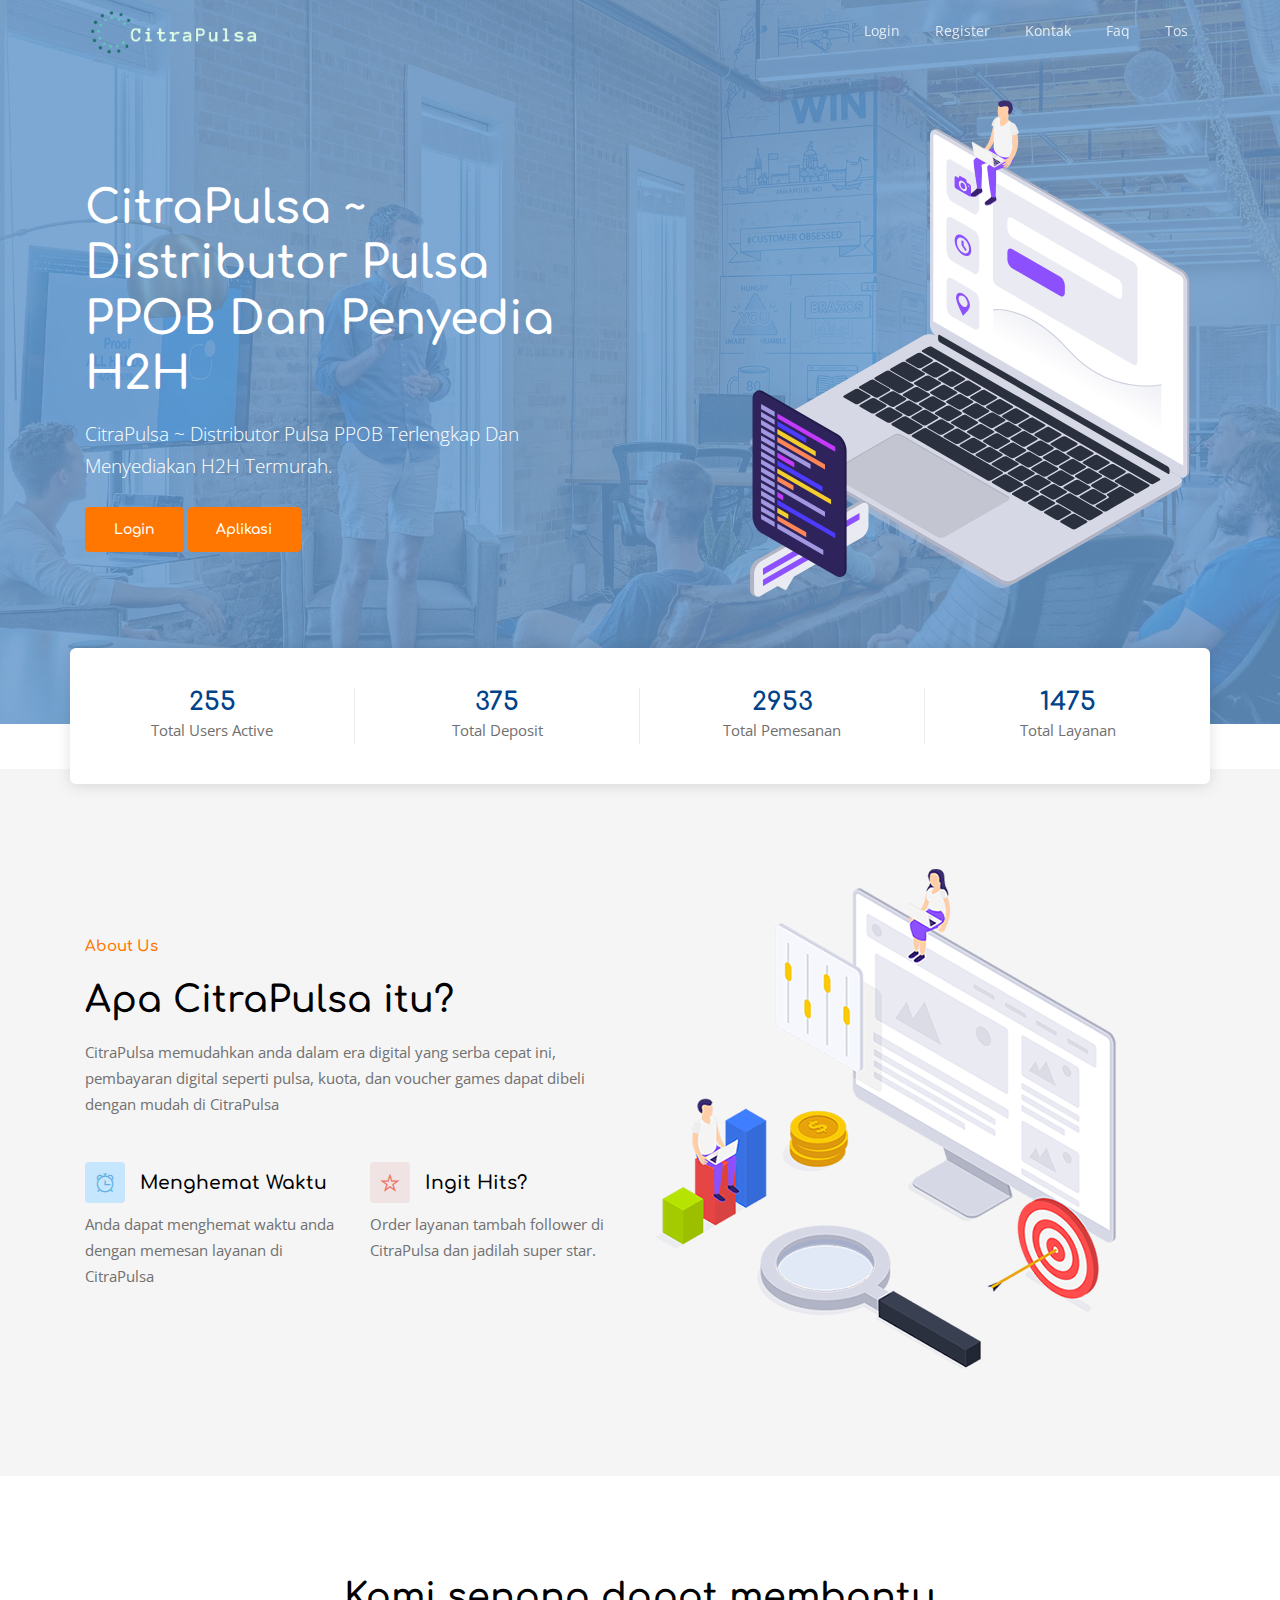
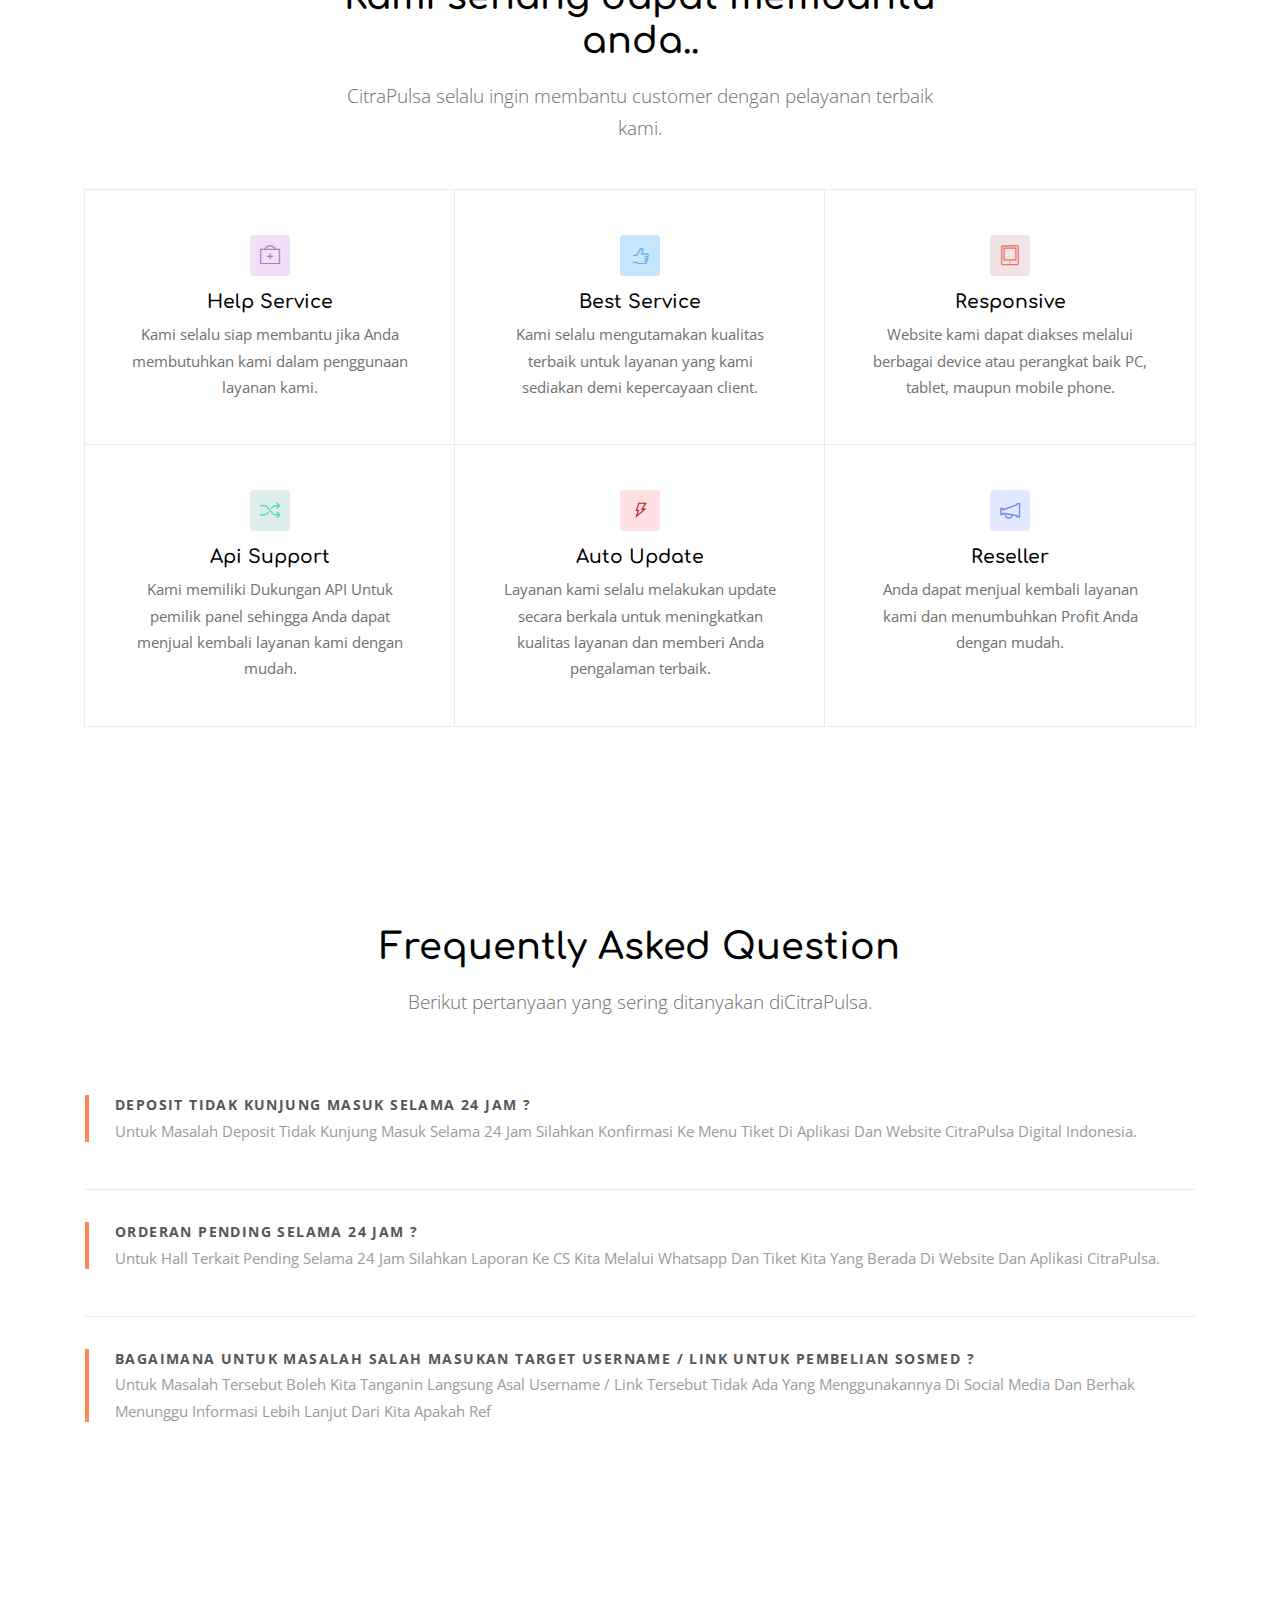
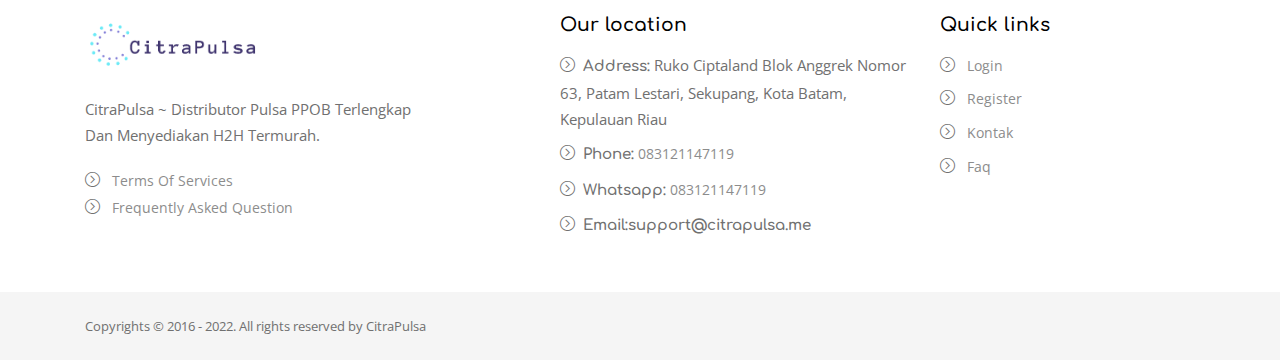
<file: index.html>
<!doctype html>
<html lang="en">

<head>
	<meta charset="utf-8">
	<meta http-equiv="X-UA-Compatible" content="IE=edge">
	<meta name="viewport" content="width=device-width, initial-scale=1, shrink-to-fit=no">

	<!-- SEO Meta description -->
	<meta name="description" content=CitraPulsa ~ Distributor Pulsa PPOB
		Terlengkap Dan Menyediakan H2H Termurah.>
	<meta name="author" content=CitraPulsa>

	<!-- OG Meta Tags to improve the way the post looks when you share the page on LinkedIn, Facebook, Google+ -->
	<meta property="og:site_name" content=CitraPulsa /> <!-- website name -->
	<meta property="og:site" content=https://CitraPulsa.id /> <!-- website link -->
	<meta property="og:title" content=CitraPulsa ~ Distributor Pulsa PPOB Termurah Dan Penyedia
		H2H /> <!-- title shown in the actual shared post -->
	<meta property="og:description" content=CitraPulsa ~  Distributor Pulsa
		PPOB Terlengkap Dan Menyediakan H2H Termurah. /> <!-- description shown in the actual shared post -->
	<meta property="og:image" content=https://CitraPulsa.id/storage/20200612_194908.png />
	<!-- image link, make sure it's jpg -->
	<meta property="og:url" content=https://CitraPulsa.id /> <!-- where do you want your post to link to -->
	<meta property="og:type" content="website" />

	<!--title-->
	<title>CitraPulsa ~ Distributor Pulsa PPOB Termurah Dan Penyedia H2H - CitraPulsa</title>

	<!--favicon icon-->
	<link rel="icon" href=storage/20200612_194908.png type="image/png" sizes="16x16">

	<!--google fonts-->
	<link href="https://fonts.googleapis.com/css?family=Comfortaa:500,600,700%7COpen+Sans&amp;display=swap"
		rel="stylesheet">

	<!--Bootstrap css-->
	<link rel="stylesheet" href="landing/css/bootstrap.min.css">
	<!--Magnific popup css-->
	<link rel="stylesheet" href="landing/css/magnific-popup.css">
	<!--Themify icon css-->
	<link rel="stylesheet" href="landing/css/themify-icons.css">
	<!--Owl carousel css-->
	<link rel="stylesheet" href="landing/css/owl.carousel.min.css">
	<link rel="stylesheet" href="landing/css/owl.theme.default.min.css">
	<!--custom css-->
	<link rel="stylesheet" href="landing/css/style.css">
	<!--responsive css-->
	<link rel="stylesheet" href="landing/css/responsive.css">

</head>

<body>

	<!--header section start-->
	<header class="header">
		<!--start navbar-->
		<nav class="navbar navbar-expand-lg fixed-top bg-transparent">
			<div class="container">
				<a class="navbar-brand" href=index.html>
					<img src="images/logo_-_1080_360-removebg-preview.png" width="180" alt="logo" class="landing/img-fluid">
				</a>
				<button class="navbar-toggler" type="button" data-toggle="collapse" data-target="#navbarSupportedContent"
					aria-controls="navbarSupportedContent" aria-expanded="false" aria-label="Toggle navigation">
					<span class="ti-menu"></span>
				</button>

				<div class="collapse navbar-collapse main-menu" id="navbarSupportedContent">
					<ul class="navbar-nav ml-auto">
						<li class="nav-item dropdown">
							<a class="nav-link page-scroll" href=login.html>
								Login
							</a>
						</li>
						<li class="nav-item">
							<a class="nav-link page-scroll" href=register.html>Register</a>
						</li>
						<li class="nav-item">
							<a class="nav-link page-scroll" href="kontak.html">Kontak</a>
						</li>
						<li class="nav-item">
							<a class="nav-link page-scroll" href="index.html#faq">Faq</a>
						</li>
						<li class="nav-item">
							<a class="nav-link page-scroll" href="tos.html">Tos</a>
						</li>
					</ul>
				</div>
			</div>
		</nav>
		<!--end navbar-->
	</header>
	<!--header section end-->
	<!--body content wrap start-->
	<div class="main">

		<!--hero section start-->
		<section class="hero-section pt-100 background-img"
			style="background: url('landing/img/hero-bg-1.jpg') no-repeat center center / cover">
			<div class="container">
				<div class="row align-items-center justify-content-between">
					<div class="col-md-6 col-lg-6">
						<div class="hero-content-left text-white mt-5">
							<h1 class="text-white">CitraPulsa ~  Distributor Pulsa PPOB
								Dan Penyedia H2H</h1>
							<p class="lead">CitraPulsa ~ Distributor
								Pulsa PPOB Terlengkap Dan Menyediakan H2H Termurah.</p>
							<a href=login.html class="btn solid-btn btn-primary">Login</a>
							<a href="https://play.google.com/store/apps/details?id=app.CitraPulsa.cs"
								class="btn solid-btn btn-primary">Aplikasi</a>

						</div>
					</div>
					<div class="col-md-6 col-lg-5">
						<div class="hero-animation-img">
							<img class="img-fluid d-block animation-one" src="landing/img/hero-app_development_02.svg"
								alt="animation image">
							<img class="img-fluid d-none d-lg-block animation-two" src="landing/img/hero-app_development_01.svg"
								alt="animation image" width="120">
							<img class="img-fluid d-none d-lg-block animation-four animation-new"
								src="landing/img/hero-app_development_03.svg" alt="animation image" width="100">
						</div>
					</div>
				</div>
				<!--counter start-->
				<div class="row">
					<ul class="list-inline counter-wrap">
						<li class="list-inline-item">
							<div class="single-counter text-center">
								<span>255 </span>
								<h6>Total Users Active</h6>
							</div>
						</li>
						<li class="list-inline-item">
							<div class="single-counter text-center">
								<span>375</span>
								<h6>Total Deposit</h6>
							</div>
						</li>
						<li class="list-inline-item">
							<div class="single-counter text-center">
								<span>2953</span>
								<h6>Total Pemesanan</h6>
							</div>
						</li>
						<li class="list-inline-item">
							<div class="single-counter text-center">
								<span>1475</span>
								<h6>Total Layanan</h6>
							</div>
						</li>
					</ul>
				</div>
				<!--counter end-->
			</div>
		</section>
		<!--hero section end-->



		<!--about us section start-->
		<section id="about" class="about-us ptb-100 mt-5 gray-light-bg">
			<div class="container">
				<div class="row align-items-center">
					<div class="col-md-6">
						<div class="about-content-left">
							<p class="color-secondary"><strong>About Us</strong></p>
							<h2>Apa CitraPulsa itu?</h2>
							<p>CitraPulsa memudahkan anda dalam era digital yang serba cepat ini, pembayaran digital
								seperti pulsa, kuota, dan voucher games dapat dibeli dengan mudah di CitraPulsa</p>
							<div class="row mt-5">
								<div class="col single-feature mb-4">
									<div class="d-flex align-items-center mb-2">
										<span class="ti-alarm-clock rounded mr-3 icon icon-color-2"></span>
										<h5 class="mb-0">Menghemat Waktu</h5>
									</div>
									<p>Anda dapat menghemat waktu anda dengan memesan layanan di CitraPulsa</p>
								</div>
								<div class="col single-feature mb-4">
									<div class="d-flex align-items-center mb-2">
										<span class="ti-star rounded mr-3 icon icon-color-3"></span>
										<h5 class="mb-0">Ingit Hits?</h5>
									</div>
									<p>Order layanan tambah follower di CitraPulsa dan jadilah super star.</p>
								</div>
							</div>
						</div>
					</div>
					<div class="col-md-6">
						<div class="about-content-right">
							<img src="landing/img/about-img.png" alt="about us" class="img-fluid">
						</div>
					</div>
				</div>
			</div>
		</section>
		<!--about us section end-->

		<!--our services section start-->
		<section id="services" class="our-services-section ptb-100">
			<div class="container">
				<div class="row justify-content-center">
					<div class="col-md-8 col-lg-7">
						<div class="section-heading text-center mb-5">
							<h2>Kami senang dapat membantu anda..</h2>
							<p class="lead">CitraPulsa selalu ingin membantu customer dengan pelayanan terbaik kami.</p>
						</div>
					</div>
				</div>
				<div class="row no-gutters">
					<div class="col-lg-4 col-md-6 col-sm-6 col-12">
						<div class="single-services single-feature-hover gray-light-bg single-feature text-center p-5 h-100">
							<span class="ti-support icon-color-1 icon rounded"></span>
							<div class="feature-content">
								<h5 class="mb-2">Help Service</h5>
								<p>Kami selalu siap membantu jika Anda membutuhkan kami dalam penggunaan layanan kami.
								</p>
							</div>
						</div>
					</div>
					<div class="col-lg-4 col-md-6 col-sm-6 col-12">
						<div class="single-services single-feature-hover gray-light-bg single-feature text-center p-5 h-100">
							<span class="ti-thumb-up icon-color-2 icon rounded"></span>
							<div class="feature-content">
								<h5 class="mb-2">Best Service</h5>
								<p>Kami selalu mengutamakan kualitas terbaik untuk layanan yang kami sediakan demi
									kepercayaan client.</p>
							</div>
						</div>
					</div>
					<div class="col-lg-4 col-md-6 col-sm-6 col-12">
						<div class="single-services single-feature-hover gray-light-bg single-feature text-center p-5 h-100">
							<span class="ti-tablet icon-color-3 icon rounded"></span>
							<div class="feature-content">
								<h5 class="mb-2">Responsive</h5>
								<p>Website kami dapat diakses melalui berbagai device atau perangkat baik PC, tablet,
									maupun mobile phone.</p>
							</div>
						</div>
					</div>
					<div class="col-lg-4 col-md-6 col-sm-6 col-12">
						<div class="single-services single-feature-hover gray-light-bg single-feature text-center p-5 h-100">
							<span class="ti-control-shuffle icon-color-4 icon rounded"></span>
							<div class="feature-content">
								<h5 class="mb-2">Api Support</h5>
								<p>Kami memiliki Dukungan API Untuk pemilik panel sehingga Anda dapat menjual kembali
									layanan kami dengan mudah.</p>
							</div>
						</div>
					</div>
					<div class="col-lg-4 col-md-6 col-sm-6 col-12">
						<div class="single-services single-feature-hover gray-light-bg single-feature text-center p-5 h-100">
							<span class="ti-bolt icon-color-5 icon rounded"></span>
							<div class="feature-content">
								<h5 class="mb-2">Auto Update</h5>
								<p>Layanan kami selalu melakukan update secara berkala untuk meningkatkan kualitas
									layanan dan memberi Anda pengalaman terbaik.</p>
							</div>
						</div>
					</div>
					<div class="col-lg-4 col-md-6 col-sm-6 col-12">
						<div class="single-services single-feature-hover gray-light-bg single-feature text-center p-5 h-100">
							<span class="ti-announcement icon-color-6 icon rounded"></span>
							<div class="feature-content">
								<h5 class="mb-2">Reseller</h5>
								<p>Anda dapat menjual kembali layanan kami dan menumbuhkan Profit Anda dengan mudah.</p>
							</div>
						</div>
					</div>
				</div>
			</div>
		</section>
		<!--our services section end-->

		<!--our services section start-->
		<section id="faq" class="our-services-section ptb-100">
			<div class="container">
				<div class="row justify-content-center">
					<div class="col-md-8 col-lg-7">
						<div class="section-heading text-center mb-5">
							<h2> Frequently Asked Question</h2>
							<p class="lead">Berikut pertanyaan yang sering ditanyakan diCitraPulsa.</p>
						</div>
					</div>
				</div>
				<div class="row">
					<div class="col-md-12">
						<div class="contact-info-wrap">
							<ul class="list-creative">
								<li class="mb-3">
									<dl class="list-terms-medium address">
										<dt>Deposit Tidak Kunjung Masuk Selama 24 Jam ?</dt>
										<dd>
											<p>Untuk Masalah Deposit Tidak Kunjung Masuk Selama 24 Jam Silahkan
												Konfirmasi Ke Menu Tiket Di Aplikasi Dan Website CitraPulsa Digital
												Indonesia.</p>
										</dd>
									</dl>
								</li>
								<li class="mb-3">
									<dl class="list-terms-medium address">
										<dt>Orderan Pending Selama 24 Jam ?</dt>
										<dd>
											<p>Untuk Hall Terkait Pending Selama 24 Jam Silahkan Laporan Ke CS Kita
												Melalui Whatsapp Dan Tiket Kita Yang Berada Di Website Dan Aplikasi
												CitraPulsa.</p>
										</dd>
									</dl>
								</li>
								<li class="mb-3">
									<dl class="list-terms-medium address">
										<dt>Bagaimana Untuk Masalah Salah Masukan Target Username / Link Untuk Pembelian
											Sosmed ?</dt>
										<dd>
											<p>Untuk Masalah Tersebut Boleh Kita Tanganin Langsung Asal Username / Link
												Tersebut Tidak Ada Yang Menggunakannya Di Social Media Dan Berhak
												Menunggu Informasi Lebih Lanjut Dari Kita Apakah Ref</p>
										</dd>
									</dl>
								</li>
							</ul>
						</div>
					</div>
				</div>
			</div>
		</section>
		<!--our services section end-->
	</div>
	<!--body content wrap end-->
	<!--footer section start-->
	<footer class="footer-setion">

		<!--footer top start-->
		<div class="footer-top pt-5 pb-5">
			<div class="container">
				<div class="row justify-content-between">
					<div class="col-lg-4 mb-4 mb-lg-0">
						<div class="footer-nav-wrap">
							<img src=images/logo-removebg-preview.png alt="footer logo" width="180" class="img-fluid mb-3">
							<p>CitraPulsa ~  Distributor Pulsa PPOB
								Terlengkap Dan Menyediakan H2H Termurah.</p>

							<ul class="list-inline">
								<li class="list-inline-item"><span class="ti-arrow-circle-right mr-2"></span> <a href="#">Terms Of
										Services</a></li>
								<li class="list-inline-item"><span class="ti-arrow-circle-right mr-2"></span> <a href="#faq">Frequently
										Asked Question</a></li>
							</ul>
						</div>
					</div>
					<div class="col-lg-4 ml-auto mb-4 mb-lg-0">
						<div class="footer-nav-wrap">
							<h5 class="mb-3">Our location</h5>
							<ul class="list-unstyled">
								<li class="mb-2"><span class="ti-arrow-circle-right mr-2"></span><strong>Address:</strong>
									Ruko Ciptaland Blok Anggrek Nomor 63, Patam Lestari, Sekupang, Kota Batam, Kepulauan Riau
								</li>
								<li class="mb-2"><span class="ti-arrow-circle-right mr-2"></span><strong>Phone:</strong>
									<a href="tel:+085333887877">083121147119</a>
								</li>
								</li>
								<li class="mb-2"><span class="ti-arrow-circle-right mr-2"></span><strong>Whatsapp:</strong> <a
										href="tel:+085333887877">083121147119</a></li>
								<li class="mb-2"><span class="ti-arrow-circle-right mr-2"></span><strong>Email:support@citrapulsa.me</strong>
								</li>
							</ul>
						</div>
					</div>
					<div class="col-lg-3">
						<div class="footer-nav-wrap">
							<h5 class="mb-3">Quick links</h5>
							<ul class="list-unstyled">
								<li class="mb-2"><i class="ti-arrow-circle-right mr-2"></i> <a href=login.html>Login</a>
								</li>
								<li class="mb-2"><i class="ti-arrow-circle-right mr-2"></i> <a href=register.html>Register</a></li>
								<li class="mb-2"><i class="ti-arrow-circle-right mr-2"></i> <a
										href="kontak.html">Kontak</a></li>
								<li class="mb-2"><i class="ti-arrow-circle-right mr-2"></i> <a href="index.html#faq">Faq</a></li>
								</li>
							</ul>
						</div>
					</div>
				</div>
			</div>
		</div>
		<!--footer top end-->

		<!--footer copyright start-->
		<div class="footer-bottom gray-light-bg pt-4 pb-4">
			<div class="container">
				<div class="row text-center text-md-left align-items-center">
					<div class="col-md-6 col-lg-5">
						<p class="text-md-left copyright-text pb-0 mb-0">Copyrights © 2016 - 2022. All
							rights reserved by CitraPulsa
						</p>
					</div>
				</div>
			</div>
		</div>
		<!--footer copyright end-->
	</footer>
	<!--footer section end-->

    </body>

	<!--jQuery-->
	<script data-cfasync="false" src="landing/scripts/email-decode.min.js"></script>
	<script src="landing/js/jquery-3.4.1.min.js"></script>
	<!--Popper js-->
	<script src="landing/js/popper.min.js"></script>
	<!--Bootstrap js-->
	<script src="landing/js/bootstrap.min.js"></script>
	<!--Magnific popup js-->
	<script src="landing/js/jquery.magnific-popup.min.js"></script>
	<!--jquery easing js-->
	<script src="landing/js/jquery.easing.min.js"></script>
	<!--owl carousel js-->
	<script src="landing/js/owl.carousel.min.js"></script>
	<!--custom js-->
	<script src="landing/js/scripts.js"></script>

</html>
</file>
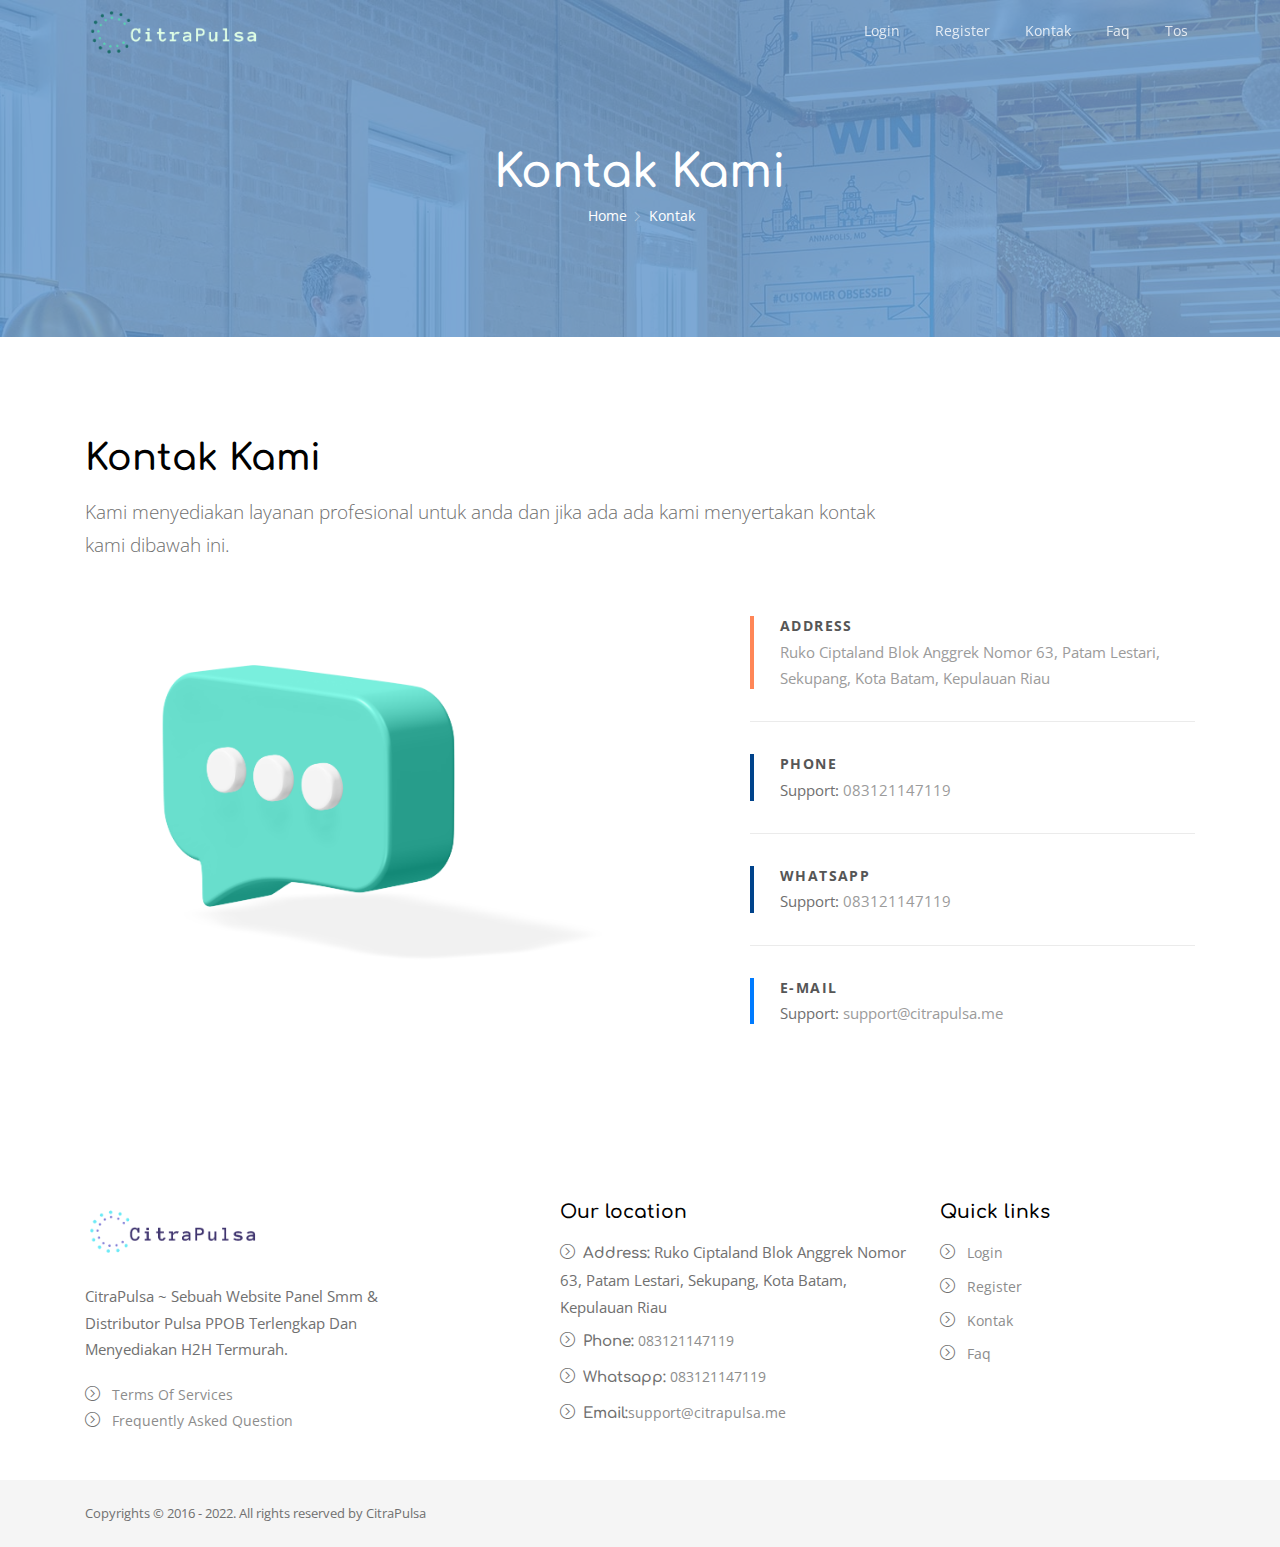
<file: kontak.html>
<!doctype html>
<html lang="en">

<head>
	<meta charset="utf-8">
	<meta http-equiv="X-UA-Compatible" content="IE=edge">
	<meta name="viewport" content="width=device-width, initial-scale=1, shrink-to-fit=no">

	<!-- SEO Meta description -->
	<meta name="description" content=CitraPulsa ~ Sebuah Website Panel Smm &amp; Distributor Pulsa PPOB
		Terlengkap Dan Menyediakan H2H Termurah.>
	<meta name="author" content=CitraPulsa>

	<!-- OG Meta Tags to improve the way the post looks when you share the page on LinkedIn, Facebook, Google+ -->
	<meta property="og:site_name" content=CitraPulsa /> <!-- website name -->
	<meta property="og:site" content=. /> <!-- website link -->
	<meta property="og:title" content=CitraPulsa ~ Panel SMM Indonesia &amp; Distributor Pulsa PPOB Termurah Dan Penyedia
		H2H /> <!-- title shown in the actual shared post -->
	<meta property="og:description" content=CitraPulsa ~ Sebuah Website Panel Smm &amp; Distributor Pulsa
		PPOB Terlengkap Dan Menyediakan H2H Termurah. /> <!-- description shown in the actual shared post -->
	<meta property="og:image" content=storage/20200612_194908.png /> <!-- image link, make sure it's jpg -->
	<meta property="og:url" content=. /> <!-- where do you want your post to link to -->
	<meta property="og:type" content="website" />

	<!--title-->
	<title>CitraPulsa ~ Panel SMM Indonesia &amp; Distributor Pulsa PPOB Termurah Dan Penyedia H2H - CitraPulsa</title>

	<!--favicon icon-->
	<link rel="icon" href=storage/20200612_194908.png type="image/png" sizes="16x16">

	<!--google fonts-->
	<link href="https://fonts.googleapis.com/css?family=Comfortaa:500,600,700%7COpen+Sans&amp;display=swap"
		rel="stylesheet">

	<!--Bootstrap css-->
	<link rel="stylesheet" href="landing/css/bootstrap.min.css">
	<!--Magnific popup css-->
	<link rel="stylesheet" href="landing/css/magnific-popup.css">
	<!--Themify icon css-->
	<link rel="stylesheet" href="landing/css/themify-icons.css">
	<!--Owl carousel css-->
	<link rel="stylesheet" href="landing/css/owl.carousel.min.css">
	<link rel="stylesheet" href="landing/css/owl.theme.default.min.css">
	<!--custom css-->
	<link rel="stylesheet" href="landing/css/style.css">
	<!--responsive css-->
	<link rel="stylesheet" href="landing/css/responsive.css">

</head>

<body>

	<!--header section start-->
	<header class="header">
		<!--start navbar-->
		<nav class="navbar navbar-expand-lg fixed-top bg-transparent">
			<div class="container">
				<a class="navbar-brand" href=index.html><img src="images/logo_-_1080_360-removebg-preview.png" width="180" alt="logo"
						class="landing/img-fluid"></a>
				<button class="navbar-toggler" type="button" data-toggle="collapse" data-target="#navbarSupportedContent"
					aria-controls="navbarSupportedContent" aria-expanded="false" aria-label="Toggle navigation">
					<span class="ti-menu"></span>
				</button>

				<div class="collapse navbar-collapse main-menu" id="navbarSupportedContent">
					<ul class="navbar-nav ml-auto">
						<li class="nav-item dropdown">
							<a class="nav-link page-scroll" href=login.html>
								Login
							</a>
						</li>
						<li class="nav-item">
							<a class="nav-link page-scroll" href=register.html>Register</a>
						</li>
						<li class="nav-item">
							<a class="nav-link page-scroll" href="kontak.html">Kontak</a>
						</li>
						<li class="nav-item">
							<a class="nav-link page-scroll" href="index.html#faq">Faq</a>
						</li>
						<li class="nav-item">
							<a class="nav-link page-scroll" href="tos.html">Tos</a>
						</li>
					</ul>
				</div>
			</div>
		</nav>
		<!--end navbar-->
	</header>
	<!--header section end-->
	<div class="main">
		<!--page header section start-->
		<section class="hero-section background-img ptb-100"
			style="background: url('landing/img/hero-bg-1.jpg') no-repeat bottom center / cover fixed">
			<div class="container">
				<div class="row justify-content-center">
					<div class="col-md-8 col-lg-7">
						<div class="page-header-content text-white text-center pt-5">
							<h1 class="text-white mb-1">Kontak Kami</h1>
							<ul class="breadcrumb">
								<li><a href="index.html">Home</a></li>
								<li class="active">Kontak</li>
							</ul>
						</div>
					</div>
				</div>
			</div>
		</section>
		<!--page header section end-->
		<section id="contact" class="contact-us-section ptb-100">
			<div class="container">
				<div class="row">
					<div class="col-12 pb-3 message-box d-none">
						<div class="alert alert-danger"></div>
					</div>
					<div class="col-md-9 col-lg-9">
						<div class="section-heading mb-4">
							<h2>Kontak Kami</h2>
							<p class="lead">Kami menyediakan layanan profesional untuk anda dan jika ada ada kami
								menyertakan kontak kami dibawah ini.</p>
						</div>
					</div>
				</div>
				<div class="row justify-content-between align-items-center">
					<div class="col-md-6">
						<img src="storage/chat3dbaru.png" alt="about us" class="img-fluid">
					</div>
					<div class="col-md-5">
						<div class="contact-info-wrap">
							<ul class="list-creative">
								<li>
									<dl class="list-terms-medium address">
										<dt>Address</dt>
										<dd>
											<p>Ruko Ciptaland Blok Anggrek Nomor 63, Patam Lestari, Sekupang, Kota Batam, Kepulauan Riau</p>
										</dd>
									</dl>
								</li>
								<li>
									<dl class="list-terms-medium phone">
										<dt>Phone</dt>
										<dd>
											<ul class="list-comma">
												<li>Support: <a href="tel:083121147119">083121147119</a></li>
											</ul>
										</dd>
									</dl>
								</li>
								<li>
									<dl class="list-terms-medium phone">
										<dt>Whatsapp</dt>
										<dd>
											<ul class="list-comma">
												<li>Support: <a href="tel:083121147119">083121147119</a></li>
											</ul>
										</dd>
									</dl>
								</li>
								<li>
									<dl class="list-terms-medium email">
										<dt>E-mail</dt>
										<dd>
											<ul class="list-comma">
												<li>Support: <a href="mailto:support@CitraPulsa.id">support@citrapulsa.me</a></li>
											</ul>
										</dd>
									</dl>
								</li>
							</ul>
						</div>
					</div>
				</div>
			</div>
		</section>
	</div>
	<!--body content wrap end-->
	<!--footer section start-->
	<footer class="footer-setion">

		<!--footer top start-->
		<div class="footer-top pt-5 pb-5">
			<div class="container">
				<div class="row justify-content-between">
					<div class="col-lg-4 mb-4 mb-lg-0">
						<div class="footer-nav-wrap">
							<img src="images/logo-removebg-preview.png" alt="footer logo" width="180" class="img-fluid mb-3">
							<p>CitraPulsa ~ Sebuah Website Panel Smm &amp; Distributor Pulsa PPOB
								Terlengkap Dan Menyediakan H2H Termurah.</p>

							<ul class="list-inline">
								<li class="list-inline-item"><span class="ti-arrow-circle-right mr-2"></span> <a href="#">Terms Of
										Services</a></li>
								<li class="list-inline-item"><span class="ti-arrow-circle-right mr-2"></span> <a href="#faq">Frequently
										Asked Question</a></li>
							</ul>
						</div>
					</div>
					<div class="col-lg-4 ml-auto mb-4 mb-lg-0">
						<div class="footer-nav-wrap">
							<h5 class="mb-3">Our location</h5>
							<ul class="list-unstyled">
								<li class="mb-2"><span class="ti-arrow-circle-right mr-2"></span><strong>Address:</strong>
									Ruko Ciptaland Blok Anggrek Nomor 63, Patam Lestari, Sekupang, Kota Batam, Kepulauan Riau
								</li>
								<li class="mb-2"><span class="ti-arrow-circle-right mr-2"></span><strong>Phone:</strong>
									<a href="tel:+083121147119">083121147119</a>
								</li>
								</li>
								<li class="mb-2"><span class="ti-arrow-circle-right mr-2"></span><strong>Whatsapp:</strong> <a
										href="tel:+083121147119">083121147119</a></li>
								<li class="mb-2"><span class="ti-arrow-circle-right mr-2"></span><strong>Email:</strong><a
										href="mailto:support@CitraPulsa.id">support@citrapulsa.me</a></li>
							</ul>
						</div>
					</div>
					<div class="col-lg-3">
						<div class="footer-nav-wrap">
							<h5 class="mb-3">Quick links</h5>
							<ul class="list-unstyled">
								<li class="mb-2"><i class="ti-arrow-circle-right mr-2"></i> <a href=login.html>Login</a>
								</li>
								<li class="mb-2"><i class="ti-arrow-circle-right mr-2"></i> <a href=register.html>Register</a></li>
								<li class="mb-2"><i class="ti-arrow-circle-right mr-2"></i> <a href="kontak.html">Kontak</a></li>
								<li class="mb-2"><i class="ti-arrow-circle-right mr-2"></i> <a href="index.html#faq">Faq</a></li>
								</li>
							</ul>
						</div>
					</div>
				</div>
			</div>
		</div>
		<!--footer top end-->

		<!--footer copyright start-->
		<div class="footer-bottom gray-light-bg pt-4 pb-4">
			<div class="container">
				<div class="row text-center text-md-left align-items-center">
					<div class="col-md-6 col-lg-5">
						<p class="text-md-left copyright-text pb-0 mb-0">Copyrights © 2016 - 2022. All
							rights reserved by CitraPulsa
						</p>
					</div>
				</div>
			</div>
		</div>
		<!--footer copyright end-->
	</footer>
	<!--footer section end-->

	</body>

	<!--jQuery-->
	<script src="landing/js/jquery-3.4.1.min.js"></script>
	<!--Popper js-->
	<script src="landing/js/popper.min.js"></script>
	<!--Bootstrap js-->
	<script src="landing/js/bootstrap.min.js"></script>
	<!--Magnific popup js-->
	<script src="landing/js/jquery.magnific-popup.min.js"></script>
	<!--jquery easing js-->
	<script src="landing/js/jquery.easing.min.js"></script>
	<!--owl carousel js-->
	<script src="landing/js/owl.carousel.min.js"></script>
	<!--custom js-->
	<script src="landing/js/scripts.js"></script>

</html>
</file>
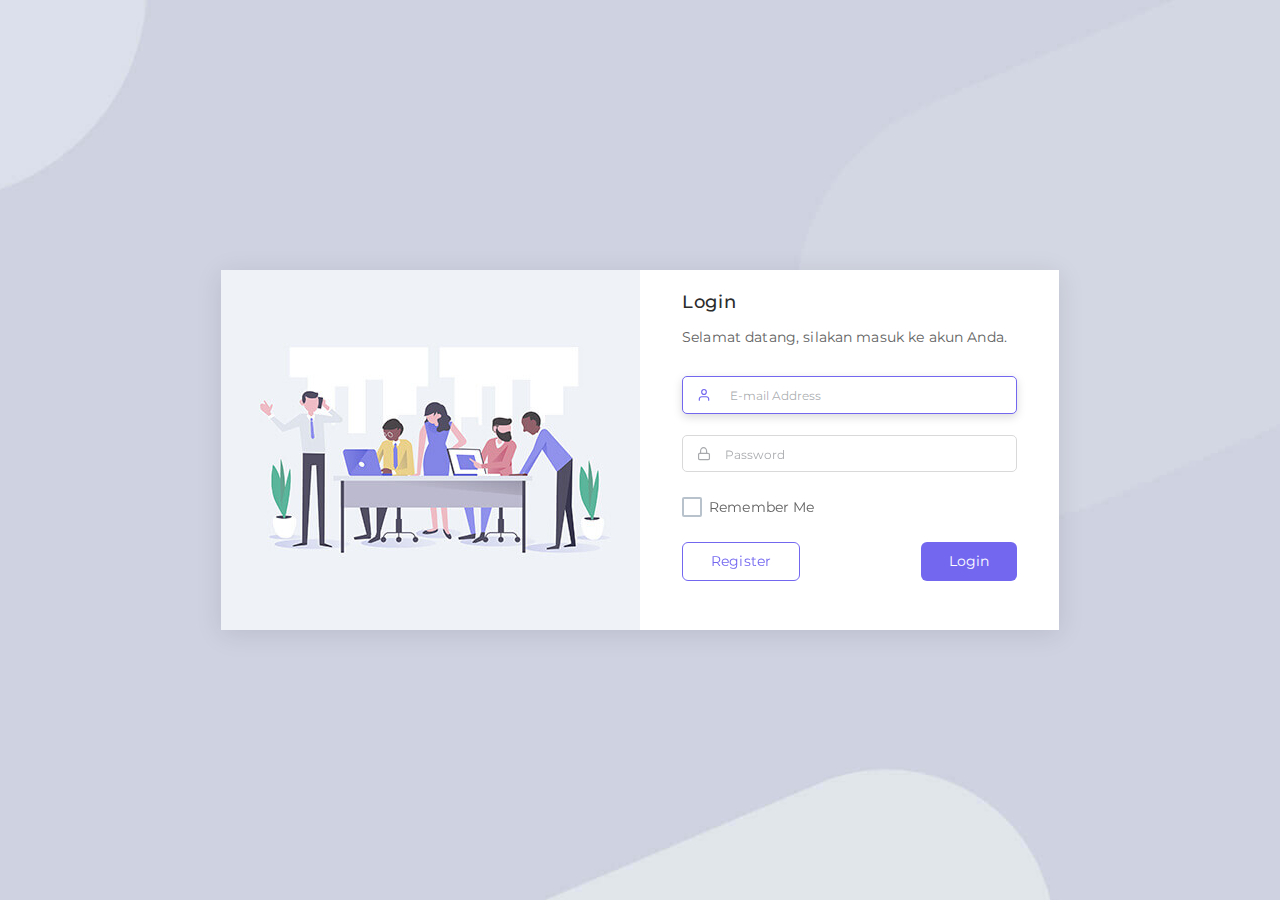
<file: login.html>
<!doctype html>
<html lang="en">

<head>
  <meta charset="utf-8">
  <meta name="viewport" content="width=device-width, initial-scale=1">

  <link href="https://fonts.googleapis.com/css?family=Montserrat:300,400,500,600" rel="stylesheet">


  <!-- BEGIN: Vendor CSS-->
  <link rel="stylesheet" type="text/css" href="./app-assets/vendors/css/vendors.min.css">
  <link rel="stylesheet" type="text/css" href="./app-assets/vendors/css/charts/apexcharts.css">
  <link rel="stylesheet" type="text/css"
    href="./app-assets/vendors/css/extensions/tether-theme-arrows.css">
  <link rel="stylesheet" type="text/css" href="./app-assets/vendors/css/extensions/tether.min.css">
  <link rel="stylesheet" type="text/css"
    href="./app-assets/vendors/css/extensions/shepherd-theme-default.css">
  <!-- END: Vendor CSS-->

  <link rel="stylesheet" type="text/css" href="./app-assets/css/bootstrap.css">
  <link rel="stylesheet" type="text/css" href="./app-assets/css/bootstrap-extended.css">
  <link rel="stylesheet" type="text/css" href="./app-assets/css/colors.css">
  <link rel="stylesheet" type="text/css" href="./app-assets/css/components.css">
  <link rel="stylesheet" type="text/css" href="./app-assets/css/themes/dark-layout.css">
  <link rel="stylesheet" type="text/css" href="./app-assets/css/themes/semi-dark-layout.css">
  <!-- BEGIN: Custom CSS-->
  <link rel="stylesheet" type="text/css" href="./assets/css/style.css">
  <!-- END: Custom CSS-->

  <!-- BEGIN: Page CSS-->
  <link rel="stylesheet" type="text/css"
    href="./app-assets/css/core/menu/menu-types/vertical-menu.css">
  <link rel="stylesheet" type="text/css" href="./app-assets/css/core/colors/palette-gradient.css">
  <link rel="stylesheet" type="text/css" href="./app-assets/css/pages/authentication.css">
  <!-- END: Page CSS-->

  <!-- CSRF Token -->
  <meta name="csrf-token" content="8eoAyt36MJJ5PVKquk98mXyUCQiFUP5wJaBV17Jx">

  <title>CitraPulsa</title>

  <!-- Fonts -->
  <link rel="dns-prefetch" href="//fonts.gstatic.com">
  <link href="https://fonts.googleapis.com/css?family=Nunito" rel="stylesheet">

</head>
<!-- BEGIN: Body-->

<body
  class="vertical-layout vertical-menu-modern 1-column  navbar-floating footer-static bg-full-screen-image  blank-page blank-page"
  data-open="click" data-menu="vertical-menu-modern" data-col="1-column">
  <!-- BEGIN: Content-->
  <div class="app-content content">
    <div class="content-overlay"></div>
    <div class="header-navbar-shadow"></div>
    <div class="content-wrapper">
      <div class="content-header row">
      </div>
      <div class="content-body">
        <section class="row flexbox-container">
          <div class="col-xl-8 col-11 d-flex justify-content-center">
            <div class="card bg-authentication rounded-0 mb-0">
              <div class="row m-0">
                <div class="col-lg-6 d-lg-block d-none text-center align-self-center px-1 py-0">
                  <img src="app-assets/images/pages/login.png" alt="branding logo">
                </div>
                <div class="col-lg-6 col-12 p-0">
                  <div class="card rounded-0 mb-0 px-2">
                    <div class="card-header pb-1">
                      <div class="card-title">
                        <h4 class="mb-0">Login</h4>
                      </div>
                    </div>
                    <p class="px-2">Selamat datang, silakan masuk ke akun Anda.</p>
                    <div class="card-content mb-4">
                      <div class="card-body pt-1">
                        <form id="form" method="POST" action="javascript:">
                          <input type="hidden" name="_token" value="8eoAyt36MJJ5PVKquk98mXyUCQiFUP5wJaBV17Jx">
                          <fieldset class="form-label-group form-group position-relative has-icon-left">
                            <input id="email" placeholder="E-mail Address" type="email" class="form-control "
                              name="email" value="" required autocomplete="email" autofocus>
                            <div class="form-control-position">
                              <i class="feather icon-user"></i>
                            </div>
                            <label for="email">E-mail Address</label>
                          </fieldset>

                          <fieldset class="form-label-group position-relative has-icon-left">
                            <input id="password" type="password" class="form-control " placeholder="Password"
                              name="password" required autocomplete="current-password">
                            <div class="form-control-position">
                              <i class="feather icon-lock"></i>
                            </div>
                            <label for="password">Password</label>
                          </fieldset>
                          <div class="form-group d-flex justify-content-between align-items-center">
                            <div class="text-left">
                              <fieldset class="checkbox">
                                <div class="vs-checkbox-con vs-checkbox-primary">
                                  <input type="checkbox" name="remember" id="remember">
                                  <span class="vs-checkbox">
                                    <span class="vs-checkbox--check">
                                      <i class="vs-icon feather icon-check"></i>
                                    </span>
                                  </span>
                                  <span class="">Remember Me</span>
                                </div>
                              </fieldset>
                            </div>
<!--                            <div class="text-right">-->
<!--                              <a class="card-link" href="./password/reset">-->
<!--                                Forgot Your Password?-->
<!--                              </a>-->
<!--                            </div>-->
                          </div>
                          <a href="./register.html"
                            class="btn btn-outline-primary float-left btn-inline">Register</a>
                          <button type="submit" class="btn btn-primary float-right btn-inline">Login</button>
                        </form>
                      </div>
                    </div>

                  </div>
                </div>
              </div>
            </div>
          </div>
        </section>

      </div>
    </div>
  </div>
  <!-- END: Content-->
</body>
<!-- BEGIN: Vendor JS-->
<script src="./app-assets/vendors/js/vendors.min.js"></script>
<!-- BEGIN Vendor JS-->
<script src="./libs/feather-icons/feather.js"></script>
<!-- BEGIN: Theme JS-->
<script src="./app-assets/js/core/app-menu.js"></script>
<script src="./app-assets/js/core/app.js"></script>
<script src="./app-assets/js/scripts/components.js"></script>
<!-- END: Theme JS-->
</html>
</file>
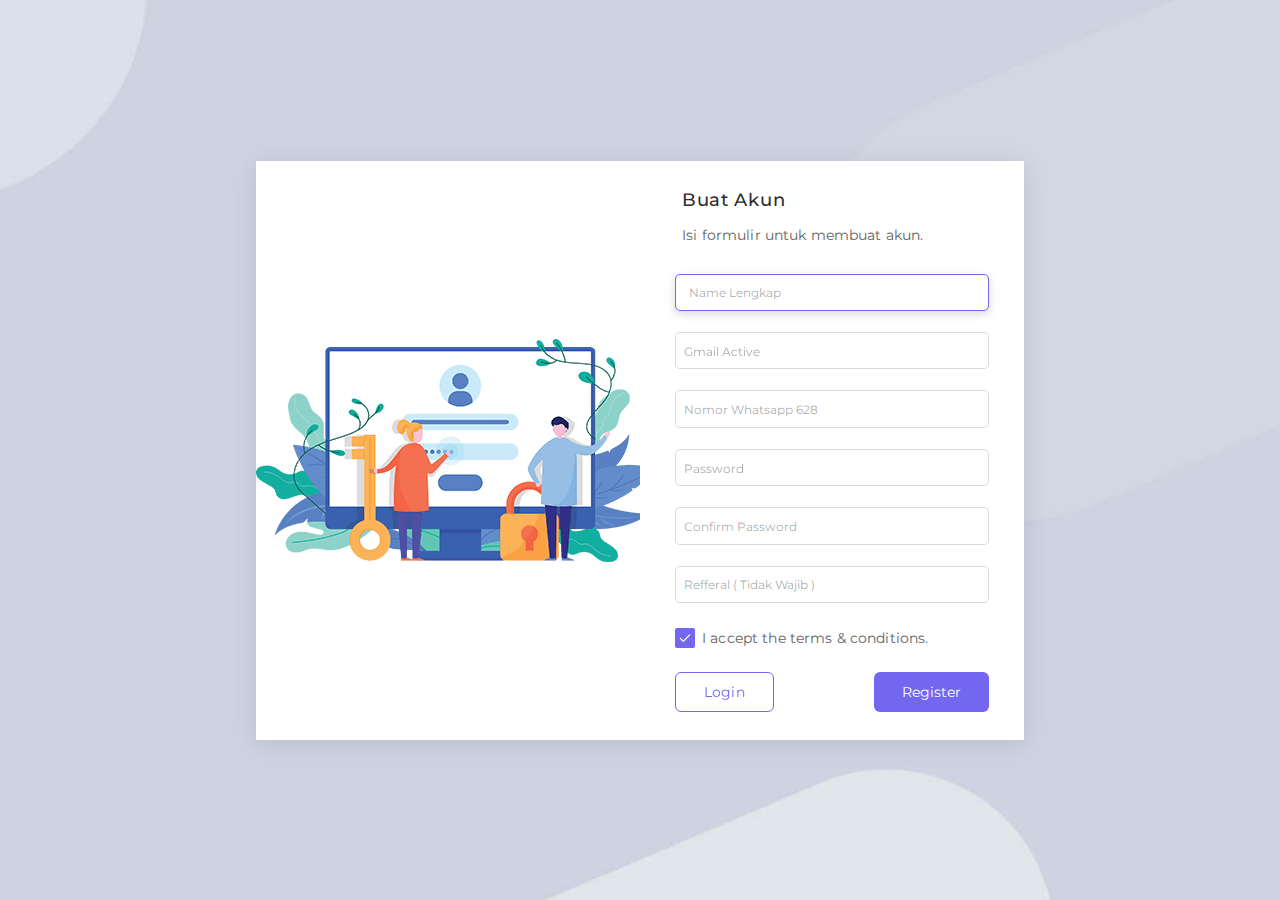
<file: register.html>
<!doctype html>
<html lang="en">

<head>
  <meta charset="utf-8">
  <meta name="viewport" content="width=device-width, initial-scale=1">

  <link href="https://fonts.googleapis.com/css?family=Montserrat:300,400,500,600" rel="stylesheet">


  <!-- BEGIN: Vendor CSS-->
  <link rel="stylesheet" type="text/css" href="./app-assets/vendors/css/vendors.min.css">
  <link rel="stylesheet" type="text/css" href="./app-assets/vendors/css/charts/apexcharts.css">
  <link rel="stylesheet" type="text/css"
    href="./app-assets/vendors/css/extensions/tether-theme-arrows.css">
  <link rel="stylesheet" type="text/css" href="./app-assets/vendors/css/extensions/tether.min.css">
  <link rel="stylesheet" type="text/css"
    href="./app-assets/vendors/css/extensions/shepherd-theme-default.css">
  <!-- END: Vendor CSS-->

  <link rel="stylesheet" type="text/css" href="./app-assets/css/bootstrap.css">
  <link rel="stylesheet" type="text/css" href="./app-assets/css/bootstrap-extended.css">
  <link rel="stylesheet" type="text/css" href="./app-assets/css/colors.css">
  <link rel="stylesheet" type="text/css" href="./app-assets/css/components.css">
  <link rel="stylesheet" type="text/css" href="./app-assets/css/themes/dark-layout.css">
  <link rel="stylesheet" type="text/css" href="./app-assets/css/themes/semi-dark-layout.css">
  <!-- BEGIN: Custom CSS-->
  <link rel="stylesheet" type="text/css" href="./assets/css/style.css">
  <!-- END: Custom CSS-->

  <!-- CSRF Token -->
  <meta name="csrf-token" content="SAjWKJI1PIJTiybwpYpsihR65DlYeBG5F86XVdXm">

  <title>CitraPulsa</title>

  <!-- Fonts -->
  <link rel="dns-prefetch" href="//fonts.gstatic.com">
  <link href="https://fonts.googleapis.com/css?family=Nunito" rel="stylesheet">

</head>

<body
  class="vertical-layout vertical-menu-modern 1-column  navbar-floating footer-static bg-full-screen-image  blank-page blank-page"
  data-open="click" data-menu="vertical-menu-modern" data-col="1-column">
  <!-- BEGIN: Content-->
  <div class="app-content content">
    <div class="content-overlay"></div>
    <div class="header-navbar-shadow"></div>
    <div class="content-wrapper">
      <div class="content-header row">
      </div>
      <div class="content-body">
        <section class="row flexbox-container">
          <div class="col-xl-8 col-10 d-flex justify-content-center">
            <div class="card bg-authentication rounded-0 mb-0">
              <div class="row m-0">
                <div class="col-lg-6 d-lg-block d-none text-center align-self-center pl-0 pr-3 py-0">
                  <img src="app-assets/images/pages/register.jpg" alt="branding logo">
                </div>
                <div class="col-lg-6 col-12 p-0">
                  <div class="card rounded-0 mb-0 p-2">
                    <div class="card-header pt-50 pb-1">
                      <div class="card-title">
                        <h4 class="mb-0">Buat Akun</h4>
                      </div>
                    </div>
                    <p class="px-2">Isi formulir untuk membuat akun.</p>
                    <div class="card-content">
                      <div class="card-body p-1">
                        <form id="form" method="POST" action="javascript:">
                          <input type="hidden" name="_token" value="SAjWKJI1PIJTiybwpYpsihR65DlYeBG5F86XVdXm">
                          <div class="form-label-group">
                            <input placeholder="Name Lengkap" id="name" type="text" class="form-control " name="name"
                              value="" required autocomplete="name" autofocus>
                            <label for="name">Name</label>
                          </div>
                          <div class="form-label-group">
                            <input id="email" placeholder="Gmail Active" type="email" class="form-control " name="email"
                              value="" required autocomplete="email">
                            <label for="email">Email</label>
                          </div>
                          <div class="form-label-group">
                            <input id="nomorhp" placeholder="Nomor Whatsapp 628" type="text" class="form-control "
                              name="nomorhp" required>

                            <label for="nomorhp">Nomor Whatsapp Aktif</label>
                          </div>
                          <div class="form-label-group">
                            <input id="password" placeholder="Password" type="password" class="form-control "
                              name="password" required autocomplete="new-password">
                            <label for="password">Password</label>
                          </div>
                          <div class="form-label-group">
                            <input id="password-confirm" placeholder="Confirm Password" type="password"
                              class="form-control" name="password_confirmation" required autocomplete="new-password">
                            <label for="password-confirm">Confirm Password</label>
                          </div>
                          <div class="form-label-group">
                            <input id="refferal" placeholder="Refferal ( Tidak Wajib )" type="text"
                              class="form-control " name="refferal" value="">
                            <label for="refferal">Refferal</label>
                          </div>
                          <div class="form-group row">
                            <div class="col-12">
                              <fieldset class="checkbox">
                                <div class="vs-checkbox-con vs-checkbox-primary">
                                  <input type="checkbox" checked>
                                  <input type="hidden" name="recaptcha_response" id="recaptchaResponse">
                                  <span class="vs-checkbox">
                                    <span class="vs-checkbox--check">
                                      <i class="vs-icon feather icon-check"></i>
                                    </span>
                                  </span>
                                  <span class=""> I accept the terms & conditions.</span>
                                </div>
                              </fieldset>
                            </div>
                          </div>
                          <a href="./login.html"
                            class="btn btn-outline-primary float-left btn-inline mb-50">Login</a>
                          <button type="submit" class="btn btn-primary float-right btn-inline mb-50">Register</button>
                        </form>
                      </div>
                    </div>
                  </div>
                </div>
              </div>
            </div>
          </div>
        </section>

      </div>
    </div>
  </div>
</body>
  <!-- BEGIN: Vendor JS-->
  <script src="./app-assets/vendors/js/vendors.min.js"></script>
  <!-- BEGIN Vendor JS-->
  <script src="./libs/feather-icons/feather.js"></script>
  <!-- BEGIN: Theme JS-->
  <script src="./app-assets/js/core/app-menu.js"></script>
  <script src="./app-assets/js/core/app.js"></script>
  <script src="./app-assets/js/scripts/components.js"></script>
  <!-- END: Theme JS-->

</html>
</file>
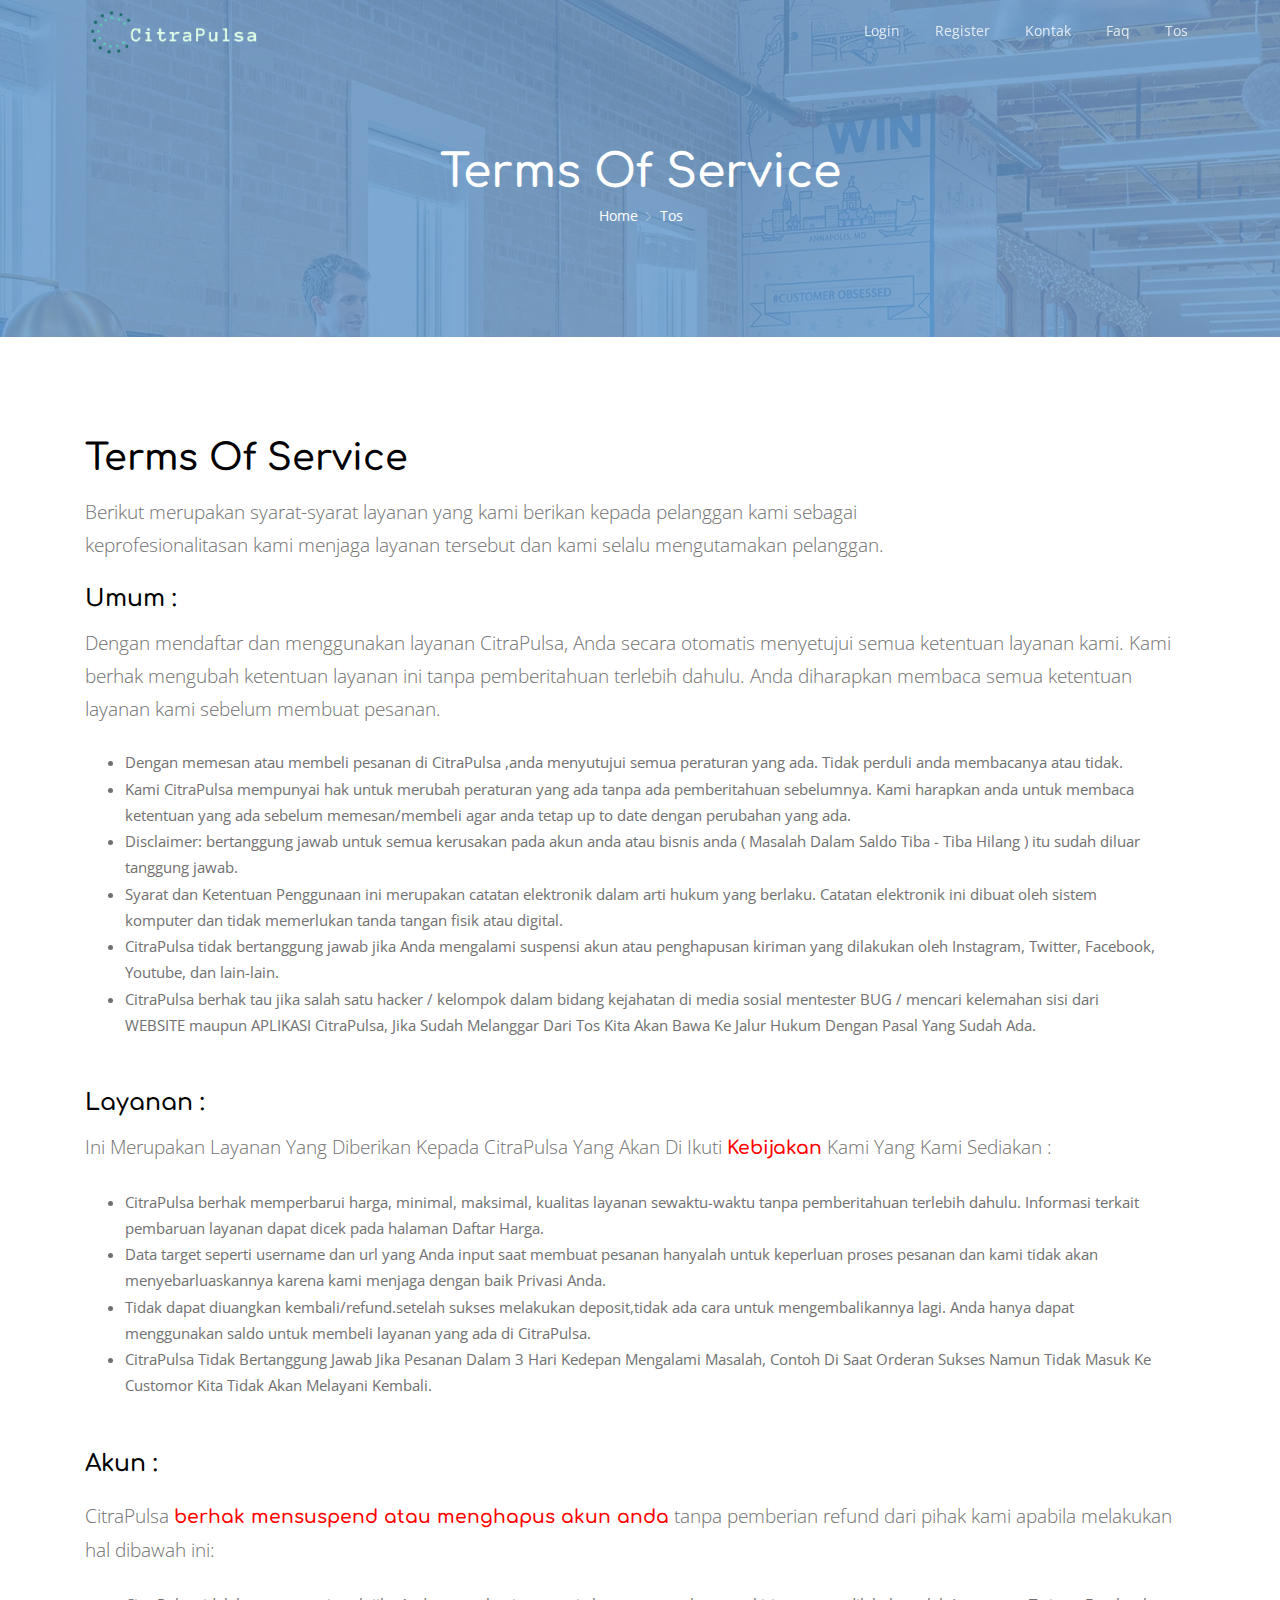
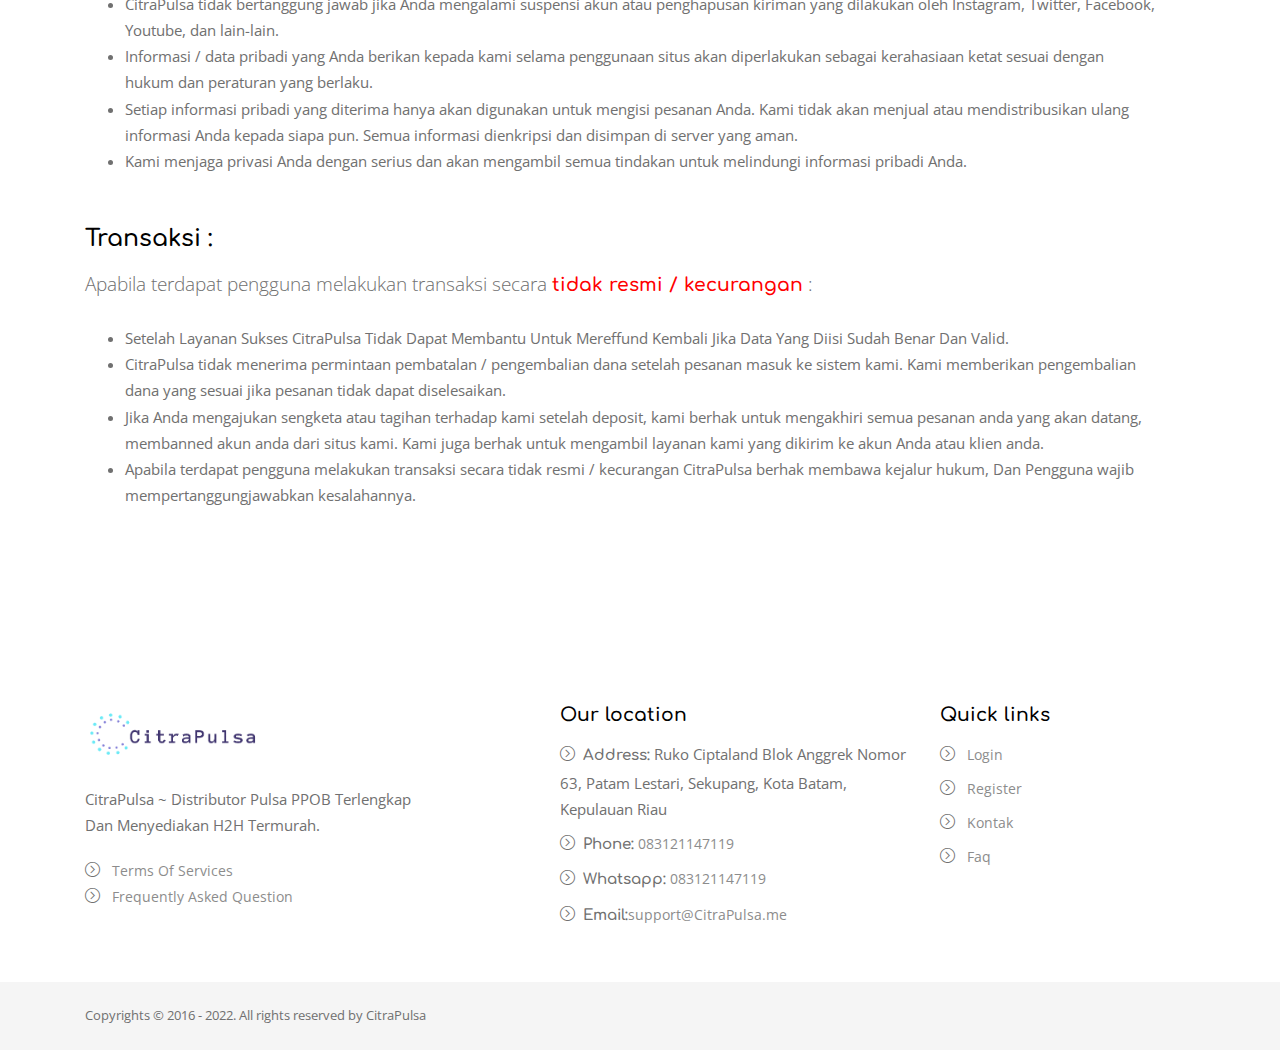
<file: tos.html>
<!doctype html>
<html lang="en">

<head>
	<meta charset="utf-8">
	<meta http-equiv="X-UA-Compatible" content="IE=edge">
	<meta name="viewport" content="width=device-width, initial-scale=1, shrink-to-fit=no">

	<!-- SEO Meta description -->
	<meta name="description" content=CitraPulsa ~ Distributor Pulsa PPOB
		Terlengkap Dan Menyediakan H2H Termurah.>
	<meta name="author" content=CitraPulsa>

	<!-- OG Meta Tags to improve the way the post looks when you share the page on LinkedIn, Facebook, Google+ -->
	<meta property="og:site_name" content=CitraPulsa /> <!-- website name -->
	<meta property="og:site" content=. /> <!-- website link -->
	<meta property="og:title" content=CitraPulsa ~ Panel SMM Indonesia &amp; Distributor Pulsa PPOB Termurah Dan Penyedia
		H2H /> <!-- title shown in the actual shared post -->
	<meta property="og:description" content=CitraPulsa ~ Distributor Pulsa
		PPOB Terlengkap Dan Menyediakan H2H Termurah. /> <!-- description shown in the actual shared post -->
	<meta property="og:image" content=storage/20200612_194908.png /> <!-- image link, make sure it's jpg -->
	<meta property="og:url" content=. /> <!-- where do you want your post to link to -->
	<meta property="og:type" content="website" />

	<!--title-->
	<title>CitraPulsa ~ Panel SMM Indonesia &amp; Distributor Pulsa PPOB Termurah Dan Penyedia H2H - CitraPulsa</title>

	<!--favicon icon-->
	<link rel="icon" href=storage/20200612_194908.png type="image/png" sizes="16x16">

	<!--google fonts-->
	<link href="https://fonts.googleapis.com/css?family=Comfortaa:500,600,700%7COpen+Sans&amp;display=swap"
		rel="stylesheet">

	<!--Bootstrap css-->
	<link rel="stylesheet" href="landing/css/bootstrap.min.css">
	<!--Magnific popup css-->
	<link rel="stylesheet" href="landing/css/magnific-popup.css">
	<!--Themify icon css-->
	<link rel="stylesheet" href="landing/css/themify-icons.css">
	<!--Owl carousel css-->
	<link rel="stylesheet" href="landing/css/owl.carousel.min.css">
	<link rel="stylesheet" href="landing/css/owl.theme.default.min.css">
	<!--custom css-->
	<link rel="stylesheet" href="landing/css/style.css">
	<!--responsive css-->
	<link rel="stylesheet" href="landing/css/responsive.css">

</head>

<body>

	<!--header section start-->
	<header class="header">
		<!--start navbar-->
		<nav class="navbar navbar-expand-lg fixed-top bg-transparent">
			<div class="container">
				<a class="navbar-brand" href=index.html><img src="images/logo_-_1080_360-removebg-preview.png" width="180" alt="logo"
						class="landing/img-fluid"></a>
				<button class="navbar-toggler" type="button" data-toggle="collapse" data-target="#navbarSupportedContent"
					aria-controls="navbarSupportedContent" aria-expanded="false" aria-label="Toggle navigation">
					<span class="ti-menu"></span>
				</button>

				<div class="collapse navbar-collapse main-menu" id="navbarSupportedContent">
					<ul class="navbar-nav ml-auto">
						<li class="nav-item dropdown">
							<a class="nav-link page-scroll" href=login.html>
								Login
							</a>
						</li>
						<li class="nav-item">
							<a class="nav-link page-scroll" href=register.html>Register</a>
						</li>
						<li class="nav-item">
							<a class="nav-link page-scroll" href="kontak.html">Kontak</a>
						</li>
						<li class="nav-item">
							<a class="nav-link page-scroll" href="#faq">Faq</a>
						</li>
						<li class="nav-item">
							<a class="nav-link page-scroll" href="tos.html">Tos</a>
						</li>
					</ul>
				</div>
			</div>
		</nav>
		<!--end navbar-->
	</header>
	<!--header section end-->
	<div class="main">
		<!--page header section start-->
		<section class="hero-section background-img ptb-100"
			style="background: url('landing/img/hero-bg-1.jpg') no-repeat bottom center / cover fixed">
			<div class="container">
				<div class="row justify-content-center">
					<div class="col-md-8 col-lg-7">
						<div class="page-header-content text-white text-center pt-5">
							<h1 class="text-white mb-1">Terms Of Service</h1>
							<ul class="breadcrumb">
								<li><a href="index.html">Home</a></li>
								<li class="active">Tos</li>
							</ul>
						</div>
					</div>
				</div>
			</div>
		</section>
		<!--page header section end-->

		<!--contact us section start-->
		<section class="contact-us-section ptb-100">
			<div class="container">
				<div class="row">
					<div class="col-12 pb-3 message-box d-none">
						<div class="alert alert-danger"></div>
					</div>
					<div class="col-md-9 col-lg-9">
						<div class="section-heading mb-4">
							<h2>Terms Of Service</h2>
							<p class="lead">Berikut merupakan syarat-syarat layanan yang kami berikan kepada pelanggan
								kami sebagai keprofesionalitasan kami menjaga layanan tersebut dan kami selalu
								mengutamakan pelanggan.</p>
						</div>
					</div>
				</div>
				<div class="row justify-content-around align-items-center">
					<div class="col-md-12">
						<h4>Umum :</h4>
						<p class="lead">
							Dengan mendaftar dan menggunakan layanan CitraPulsa, Anda secara otomatis menyetujui semua
							ketentuan layanan kami. Kami berhak mengubah ketentuan layanan ini tanpa pemberitahuan
							terlebih dahulu. Anda diharapkan membaca semua ketentuan layanan kami sebelum membuat
							pesanan.
						</p>
						<div style="margin:20px 40px 50px 40px">
							<ul style="list-style-type: disc;">
								<li>Dengan memesan atau membeli pesanan di CitraPulsa ,anda menyutujui semua peraturan
									yang ada. Tidak perduli anda membacanya atau tidak.</li>
								<li>Kami CitraPulsa mempunyai hak untuk merubah peraturan yang ada tanpa
									ada pemberitahuan sebelumnya. Kami harapkan anda untuk membaca ketentuan yang ada
									sebelum memesan/membeli agar anda tetap up to date dengan perubahan yang ada.</li>
								<li>Disclaimer: bertanggung jawab untuk semua kerusakan pada akun anda atau bisnis anda
									( Masalah Dalam Saldo Tiba - Tiba Hilang ) itu sudah diluar tanggung jawab.</li>
								<li>Syarat dan Ketentuan Penggunaan ini merupakan catatan elektronik dalam arti hukum
									yang berlaku. Catatan elektronik ini dibuat oleh sistem komputer dan tidak
									memerlukan tanda tangan fisik atau digital.</li>
								<li>CitraPulsa tidak bertanggung jawab jika Anda mengalami suspensi akun
									atau penghapusan kiriman yang dilakukan oleh Instagram, Twitter, Facebook, Youtube,
									dan lain-lain.</li>
								<li>CitraPulsa berhak tau jika salah satu hacker / kelompok dalam bidang
									kejahatan di media sosial mentester BUG / mencari kelemahan sisi dari WEBSITE maupun
									APLIKASI CitraPulsa, Jika Sudah Melanggar Dari Tos Kita Akan Bawa Ke
									Jalur Hukum Dengan Pasal Yang Sudah Ada.</li>
							</ul>
						</div>
					</div>
					<div class="col-md-12">
						<h4>Layanan :</h4>
						<p class="lead">
							Ini Merupakan Layanan Yang Diberikan Kepada CitraPulsa Yang Akan Di Ikuti <b style="color:red">
								Kebijakan</b> Kami Yang Kami Sediakan <b style="color:red"></b> :
						</p>
						<div style="margin:20px 40px 50px 40px">
							<ul style="list-style-type: disc;">
								<li>CitraPulsa berhak memperbarui harga, minimal, maksimal, kualitas
									layanan sewaktu-waktu tanpa pemberitahuan terlebih dahulu. Informasi terkait
									pembaruan layanan dapat dicek pada halaman Daftar Harga.</li>
								<li>Data target seperti username dan url yang Anda input saat membuat pesanan hanyalah
									untuk keperluan proses pesanan dan kami tidak akan menyebarluaskannya karena kami
									menjaga dengan baik Privasi Anda.</li>
								<li>Tidak dapat diuangkan kembali/refund.setelah sukses melakukan deposit,tidak ada cara
									untuk mengembalikannya lagi. Anda hanya dapat menggunakan saldo untuk membeli
									layanan yang ada di CitraPulsa.</li>
								<li>CitraPulsa Tidak Bertanggung Jawab Jika Pesanan Dalam 3 Hari Kedepan
									Mengalami Masalah, Contoh Di Saat Orderan Sukses Namun Tidak Masuk Ke Customor Kita
									Tidak Akan Melayani Kembali.</li>
							</ul>
						</div>
					</div>
					<div class="col-md-12">
						<h4>Akun :</h4>
						<p class="lead">
						<p class="lead">
							CitraPulsa <b style="color:red">berhak mensuspend atau menghapus akun anda</b> tanpa pemberian
							refund dari pihak kami apabila melakukan hal dibawah ini:
						</p>
						<div style="margin:20px 40px 50px 40px">
							<ul style="list-style-type: disc;">
								<li>CitraPulsa tidak bertanggung jawab jika Anda mengalami suspensi akun
									atau penghapusan kiriman yang dilakukan oleh Instagram, Twitter, Facebook, Youtube,
									dan lain-lain.</li>
								<li>Informasi / data pribadi yang Anda berikan kepada kami selama penggunaan situs akan
									diperlakukan sebagai kerahasiaan ketat sesuai dengan hukum dan peraturan yang
									berlaku.</li>
								<li>Setiap informasi pribadi yang diterima hanya akan digunakan untuk mengisi pesanan
									Anda. Kami tidak akan menjual atau mendistribusikan ulang informasi Anda kepada
									siapa pun. Semua informasi dienkripsi dan disimpan di server yang aman.</li>
								<li>Kami menjaga privasi Anda dengan serius dan akan mengambil semua tindakan untuk
									melindungi informasi pribadi Anda.</li>
							</ul>
						</div>
					</div>
					<div class="col-md-12">
						<h4>Transaksi :</h4>
						<p class="lead">
							Apabila terdapat pengguna melakukan transaksi secara <b style="color:red">tidak resmi /
								kecurangan</b> :
						</p>
						<div style="margin:20px 40px 50px 40px">
							<ul style="list-style-type: disc;">
								<li>Setelah Layanan Sukses CitraPulsa Tidak Dapat Membantu Untuk
									Mereffund Kembali Jika Data Yang Diisi Sudah Benar Dan Valid.</li>
								<li>CitraPulsa tidak menerima permintaan pembatalan / pengembalian dana
									setelah pesanan masuk ke sistem kami. Kami memberikan pengembalian dana yang sesuai
									jika pesanan tidak dapat diselesaikan.</li>
								<li>Jika Anda mengajukan sengketa atau tagihan terhadap kami setelah deposit, kami
									berhak untuk mengakhiri semua pesanan anda yang akan datang, membanned akun anda
									dari situs kami. Kami juga berhak untuk mengambil layanan kami yang dikirim ke akun
									Anda atau klien anda.</li>
								<li>Apabila terdapat pengguna melakukan transaksi secara tidak resmi / kecurangan
									CitraPulsa berhak membawa kejalur hukum,
									Dan Pengguna wajib mempertanggungjawabkan kesalahannya.</li>
							</ul>
						</div>
					</div>
				</div>
			</div>
		</section>
		<!--contact us section end-->

	</div>
	<!--body content wrap end-->
	<!--footer section start-->
	<footer class="footer-setion">

		<!--footer top start-->
		<div class="footer-top pt-5 pb-5">
			<div class="container">
				<div class="row justify-content-between">
					<div class="col-lg-4 mb-4 mb-lg-0">
						<div class="footer-nav-wrap">
							<img src=images/logo-removebg-preview.png alt="footer logo" width="180" class="img-fluid mb-3">
							<p>CitraPulsa ~ Distributor Pulsa PPOB
								Terlengkap Dan Menyediakan H2H Termurah.</p>

							<ul class="list-inline">
								<li class="list-inline-item"><span class="ti-arrow-circle-right mr-2"></span> <a href="#">Terms Of
										Services</a></li>
								<li class="list-inline-item"><span class="ti-arrow-circle-right mr-2"></span> <a href="#faq">Frequently
										Asked Question</a></li>
							</ul>
						</div>
					</div>
					<div class="col-lg-4 ml-auto mb-4 mb-lg-0">
						<div class="footer-nav-wrap">
							<h5 class="mb-3">Our location</h5>
							<ul class="list-unstyled">
								<li class="mb-2"><span class="ti-arrow-circle-right mr-2"></span><strong>Address:</strong>
									Ruko Ciptaland Blok Anggrek Nomor 63, Patam Lestari, Sekupang, Kota Batam, Kepulauan Riau
								</li>
								<li class="mb-2"><span class="ti-arrow-circle-right mr-2"></span><strong>Phone:</strong>
									<a href="tel:+085333887877">083121147119</a>
								</li>
								</li>
								<li class="mb-2"><span class="ti-arrow-circle-right mr-2"></span><strong>Whatsapp:</strong> <a
										href="tel:+085333887877">083121147119</a></li>
								<li class="mb-2"><span class="ti-arrow-circle-right mr-2"></span><strong>Email:</strong><a
										href="mailto:support@CitraPulsa.id">support@CitraPulsa.me</a></li>
							</ul>
						</div>
					</div>
					<div class="col-lg-3">
						<div class="footer-nav-wrap">
							<h5 class="mb-3">Quick links</h5>
							<ul class="list-unstyled">
								<li class="mb-2"><i class="ti-arrow-circle-right mr-2"></i> <a href=login.html>Login</a>
								</li>
								<li class="mb-2"><i class="ti-arrow-circle-right mr-2"></i> <a href=register.html>Register</a></li>
								<li class="mb-2"><i class="ti-arrow-circle-right mr-2"></i> <a href="kontak.html">Kontak</a></li>
								<li class="mb-2"><i class="ti-arrow-circle-right mr-2"></i> <a href="index.html#faq">Faq</a></li>
								</li>
							</ul>
						</div>
					</div>
				</div>
			</div>
		</div>
		<!--footer top end-->

		<!--footer copyright start-->
		<div class="footer-bottom gray-light-bg pt-4 pb-4">
			<div class="container">
				<div class="row text-center text-md-left align-items-center">
					<div class="col-md-6 col-lg-5">
						<p class="text-md-left copyright-text pb-0 mb-0">Copyrights © 2016 - 2022. All
							rights reserved by CitraPulsa
						</p>
					</div>
				</div>
			</div>
		</div>
		<!--footer copyright end-->
	</footer>
	<!--footer section end-->

	</body>

	<!--jQuery-->
	<script src="landing/js/jquery-3.4.1.min.js"></script>
	<!--Popper js-->
	<script src="landing/js/popper.min.js"></script>
	<!--Bootstrap js-->
	<script src="landing/js/bootstrap.min.js"></script>
	<!--Magnific popup js-->
	<script src="landing/js/jquery.magnific-popup.min.js"></script>
	<!--jquery easing js-->
	<script src="landing/js/jquery.easing.min.js"></script>
	<!--owl carousel js-->
	<script src="landing/js/owl.carousel.min.js"></script>
	<!--custom js-->
	<script src="landing/js/scripts.js"></script>

</html>
</file>
<file: landing/css/themify-icons.css>
@font-face {
	font-family: 'themify';
	src:url('../fonts/themify9f24.eot');
	src:url('../fonts/themifyd41d.eot') format('embedded-opentype'),
		url('../fonts/themify9f24.woff') format('woff'),
		url('../fonts/themify9f24.ttf') format('truetype'),
		url('../fonts/themify9f24.svg') format('svg');
	font-weight: normal;
	font-style: normal;
}

[class^="ti-"], [class*=" ti-"] {
	font-family: 'themify';
	speak: none;
	font-style: normal;
	font-weight: normal;
	font-variant: normal;
	text-transform: none;
	line-height: 1;

	/* Better Font Rendering =========== */
	-webkit-font-smoothing: antialiased;
	-moz-osx-font-smoothing: grayscale;
}

.ti-wand:before {
	content: "\e600";
}
.ti-volume:before {
	content: "\e601";
}
.ti-user:before {
	content: "\e602";
}
.ti-unlock:before {
	content: "\e603";
}
.ti-unlink:before {
	content: "\e604";
}
.ti-trash:before {
	content: "\e605";
}
.ti-thought:before {
	content: "\e606";
}
.ti-target:before {
	content: "\e607";
}
.ti-tag:before {
	content: "\e608";
}
.ti-tablet:before {
	content: "\e609";
}
.ti-star:before {
	content: "\e60a";
}
.ti-spray:before {
	content: "\e60b";
}
.ti-signal:before {
	content: "\e60c";
}
.ti-shopping-cart:before {
	content: "\e60d";
}
.ti-shopping-cart-full:before {
	content: "\e60e";
}
.ti-settings:before {
	content: "\e60f";
}
.ti-search:before {
	content: "\e610";
}
.ti-zoom-in:before {
	content: "\e611";
}
.ti-zoom-out:before {
	content: "\e612";
}
.ti-cut:before {
	content: "\e613";
}
.ti-ruler:before {
	content: "\e614";
}
.ti-ruler-pencil:before {
	content: "\e615";
}
.ti-ruler-alt:before {
	content: "\e616";
}
.ti-bookmark:before {
	content: "\e617";
}
.ti-bookmark-alt:before {
	content: "\e618";
}
.ti-reload:before {
	content: "\e619";
}
.ti-plus:before {
	content: "\e61a";
}
.ti-pin:before {
	content: "\e61b";
}
.ti-pencil:before {
	content: "\e61c";
}
.ti-pencil-alt:before {
	content: "\e61d";
}
.ti-paint-roller:before {
	content: "\e61e";
}
.ti-paint-bucket:before {
	content: "\e61f";
}
.ti-na:before {
	content: "\e620";
}
.ti-mobile:before {
	content: "\e621";
}
.ti-minus:before {
	content: "\e622";
}
.ti-medall:before {
	content: "\e623";
}
.ti-medall-alt:before {
	content: "\e624";
}
.ti-marker:before {
	content: "\e625";
}
.ti-marker-alt:before {
	content: "\e626";
}
.ti-arrow-up:before {
	content: "\e627";
}
.ti-arrow-right:before {
	content: "\e628";
}
.ti-arrow-left:before {
	content: "\e629";
}
.ti-arrow-down:before {
	content: "\e62a";
}
.ti-lock:before {
	content: "\e62b";
}
.ti-location-arrow:before {
	content: "\e62c";
}
.ti-link:before {
	content: "\e62d";
}
.ti-layout:before {
	content: "\e62e";
}
.ti-layers:before {
	content: "\e62f";
}
.ti-layers-alt:before {
	content: "\e630";
}
.ti-key:before {
	content: "\e631";
}
.ti-import:before {
	content: "\e632";
}
.ti-image:before {
	content: "\e633";
}
.ti-heart:before {
	content: "\e634";
}
.ti-heart-broken:before {
	content: "\e635";
}
.ti-hand-stop:before {
	content: "\e636";
}
.ti-hand-open:before {
	content: "\e637";
}
.ti-hand-drag:before {
	content: "\e638";
}
.ti-folder:before {
	content: "\e639";
}
.ti-flag:before {
	content: "\e63a";
}
.ti-flag-alt:before {
	content: "\e63b";
}
.ti-flag-alt-2:before {
	content: "\e63c";
}
.ti-eye:before {
	content: "\e63d";
}
.ti-export:before {
	content: "\e63e";
}
.ti-exchange-vertical:before {
	content: "\e63f";
}
.ti-desktop:before {
	content: "\e640";
}
.ti-cup:before {
	content: "\e641";
}
.ti-crown:before {
	content: "\e642";
}
.ti-comments:before {
	content: "\e643";
}
.ti-comment:before {
	content: "\e644";
}
.ti-comment-alt:before {
	content: "\e645";
}
.ti-close:before {
	content: "\e646";
}
.ti-clip:before {
	content: "\e647";
}
.ti-angle-up:before {
	content: "\e648";
}
.ti-angle-right:before {
	content: "\e649";
}
.ti-angle-left:before {
	content: "\e64a";
}
.ti-angle-down:before {
	content: "\e64b";
}
.ti-check:before {
	content: "\e64c";
}
.ti-check-box:before {
	content: "\e64d";
}
.ti-camera:before {
	content: "\e64e";
}
.ti-announcement:before {
	content: "\e64f";
}
.ti-brush:before {
	content: "\e650";
}
.ti-briefcase:before {
	content: "\e651";
}
.ti-bolt:before {
	content: "\e652";
}
.ti-bolt-alt:before {
	content: "\e653";
}
.ti-blackboard:before {
	content: "\e654";
}
.ti-bag:before {
	content: "\e655";
}
.ti-move:before {
	content: "\e656";
}
.ti-arrows-vertical:before {
	content: "\e657";
}
.ti-arrows-horizontal:before {
	content: "\e658";
}
.ti-fullscreen:before {
	content: "\e659";
}
.ti-arrow-top-right:before {
	content: "\e65a";
}
.ti-arrow-top-left:before {
	content: "\e65b";
}
.ti-arrow-circle-up:before {
	content: "\e65c";
}
.ti-arrow-circle-right:before {
	content: "\e65d";
}
.ti-arrow-circle-left:before {
	content: "\e65e";
}
.ti-arrow-circle-down:before {
	content: "\e65f";
}
.ti-angle-double-up:before {
	content: "\e660";
}
.ti-angle-double-right:before {
	content: "\e661";
}
.ti-angle-double-left:before {
	content: "\e662";
}
.ti-angle-double-down:before {
	content: "\e663";
}
.ti-zip:before {
	content: "\e664";
}
.ti-world:before {
	content: "\e665";
}
.ti-wheelchair:before {
	content: "\e666";
}
.ti-view-list:before {
	content: "\e667";
}
.ti-view-list-alt:before {
	content: "\e668";
}
.ti-view-grid:before {
	content: "\e669";
}
.ti-uppercase:before {
	content: "\e66a";
}
.ti-upload:before {
	content: "\e66b";
}
.ti-underline:before {
	content: "\e66c";
}
.ti-truck:before {
	content: "\e66d";
}
.ti-timer:before {
	content: "\e66e";
}
.ti-ticket:before {
	content: "\e66f";
}
.ti-thumb-up:before {
	content: "\e670";
}
.ti-thumb-down:before {
	content: "\e671";
}
.ti-text:before {
	content: "\e672";
}
.ti-stats-up:before {
	content: "\e673";
}
.ti-stats-down:before {
	content: "\e674";
}
.ti-split-v:before {
	content: "\e675";
}
.ti-split-h:before {
	content: "\e676";
}
.ti-smallcap:before {
	content: "\e677";
}
.ti-shine:before {
	content: "\e678";
}
.ti-shift-right:before {
	content: "\e679";
}
.ti-shift-left:before {
	content: "\e67a";
}
.ti-shield:before {
	content: "\e67b";
}
.ti-notepad:before {
	content: "\e67c";
}
.ti-server:before {
	content: "\e67d";
}
.ti-quote-right:before {
	content: "\e67e";
}
.ti-quote-left:before {
	content: "\e67f";
}
.ti-pulse:before {
	content: "\e680";
}
.ti-printer:before {
	content: "\e681";
}
.ti-power-off:before {
	content: "\e682";
}
.ti-plug:before {
	content: "\e683";
}
.ti-pie-chart:before {
	content: "\e684";
}
.ti-paragraph:before {
	content: "\e685";
}
.ti-panel:before {
	content: "\e686";
}
.ti-package:before {
	content: "\e687";
}
.ti-music:before {
	content: "\e688";
}
.ti-music-alt:before {
	content: "\e689";
}
.ti-mouse:before {
	content: "\e68a";
}
.ti-mouse-alt:before {
	content: "\e68b";
}
.ti-money:before {
	content: "\e68c";
}
.ti-microphone:before {
	content: "\e68d";
}
.ti-menu:before {
	content: "\e68e";
}
.ti-menu-alt:before {
	content: "\e68f";
}
.ti-map:before {
	content: "\e690";
}
.ti-map-alt:before {
	content: "\e691";
}
.ti-loop:before {
	content: "\e692";
}
.ti-location-pin:before {
	content: "\e693";
}
.ti-list:before {
	content: "\e694";
}
.ti-light-bulb:before {
	content: "\e695";
}
.ti-Italic:before {
	content: "\e696";
}
.ti-info:before {
	content: "\e697";
}
.ti-infinite:before {
	content: "\e698";
}
.ti-id-badge:before {
	content: "\e699";
}
.ti-hummer:before {
	content: "\e69a";
}
.ti-home:before {
	content: "\e69b";
}
.ti-help:before {
	content: "\e69c";
}
.ti-headphone:before {
	content: "\e69d";
}
.ti-harddrives:before {
	content: "\e69e";
}
.ti-harddrive:before {
	content: "\e69f";
}
.ti-gift:before {
	content: "\e6a0";
}
.ti-game:before {
	content: "\e6a1";
}
.ti-filter:before {
	content: "\e6a2";
}
.ti-files:before {
	content: "\e6a3";
}
.ti-file:before {
	content: "\e6a4";
}
.ti-eraser:before {
	content: "\e6a5";
}
.ti-envelope:before {
	content: "\e6a6";
}
.ti-download:before {
	content: "\e6a7";
}
.ti-direction:before {
	content: "\e6a8";
}
.ti-direction-alt:before {
	content: "\e6a9";
}
.ti-dashboard:before {
	content: "\e6aa";
}
.ti-control-stop:before {
	content: "\e6ab";
}
.ti-control-shuffle:before {
	content: "\e6ac";
}
.ti-control-play:before {
	content: "\e6ad";
}
.ti-control-pause:before {
	content: "\e6ae";
}
.ti-control-forward:before {
	content: "\e6af";
}
.ti-control-backward:before {
	content: "\e6b0";
}
.ti-cloud:before {
	content: "\e6b1";
}
.ti-cloud-up:before {
	content: "\e6b2";
}
.ti-cloud-down:before {
	content: "\e6b3";
}
.ti-clipboard:before {
	content: "\e6b4";
}
.ti-car:before {
	content: "\e6b5";
}
.ti-calendar:before {
	content: "\e6b6";
}
.ti-book:before {
	content: "\e6b7";
}
.ti-bell:before {
	content: "\e6b8";
}
.ti-basketball:before {
	content: "\e6b9";
}
.ti-bar-chart:before {
	content: "\e6ba";
}
.ti-bar-chart-alt:before {
	content: "\e6bb";
}
.ti-back-right:before {
	content: "\e6bc";
}
.ti-back-left:before {
	content: "\e6bd";
}
.ti-arrows-corner:before {
	content: "\e6be";
}
.ti-archive:before {
	content: "\e6bf";
}
.ti-anchor:before {
	content: "\e6c0";
}
.ti-align-right:before {
	content: "\e6c1";
}
.ti-align-left:before {
	content: "\e6c2";
}
.ti-align-justify:before {
	content: "\e6c3";
}
.ti-align-center:before {
	content: "\e6c4";
}
.ti-alert:before {
	content: "\e6c5";
}
.ti-alarm-clock:before {
	content: "\e6c6";
}
.ti-agenda:before {
	content: "\e6c7";
}
.ti-write:before {
	content: "\e6c8";
}
.ti-window:before {
	content: "\e6c9";
}
.ti-widgetized:before {
	content: "\e6ca";
}
.ti-widget:before {
	content: "\e6cb";
}
.ti-widget-alt:before {
	content: "\e6cc";
}
.ti-wallet:before {
	content: "\e6cd";
}
.ti-video-clapper:before {
	content: "\e6ce";
}
.ti-video-camera:before {
	content: "\e6cf";
}
.ti-vector:before {
	content: "\e6d0";
}
.ti-themify-logo:before {
	content: "\e6d1";
}
.ti-themify-favicon:before {
	content: "\e6d2";
}
.ti-themify-favicon-alt:before {
	content: "\e6d3";
}
.ti-support:before {
	content: "\e6d4";
}
.ti-stamp:before {
	content: "\e6d5";
}
.ti-split-v-alt:before {
	content: "\e6d6";
}
.ti-slice:before {
	content: "\e6d7";
}
.ti-shortcode:before {
	content: "\e6d8";
}
.ti-shift-right-alt:before {
	content: "\e6d9";
}
.ti-shift-left-alt:before {
	content: "\e6da";
}
.ti-ruler-alt-2:before {
	content: "\e6db";
}
.ti-receipt:before {
	content: "\e6dc";
}
.ti-pin2:before {
	content: "\e6dd";
}
.ti-pin-alt:before {
	content: "\e6de";
}
.ti-pencil-alt2:before {
	content: "\e6df";
}
.ti-palette:before {
	content: "\e6e0";
}
.ti-more:before {
	content: "\e6e1";
}
.ti-more-alt:before {
	content: "\e6e2";
}
.ti-microphone-alt:before {
	content: "\e6e3";
}
.ti-magnet:before {
	content: "\e6e4";
}
.ti-line-double:before {
	content: "\e6e5";
}
.ti-line-dotted:before {
	content: "\e6e6";
}
.ti-line-dashed:before {
	content: "\e6e7";
}
.ti-layout-width-full:before {
	content: "\e6e8";
}
.ti-layout-width-default:before {
	content: "\e6e9";
}
.ti-layout-width-default-alt:before {
	content: "\e6ea";
}
.ti-layout-tab:before {
	content: "\e6eb";
}
.ti-layout-tab-window:before {
	content: "\e6ec";
}
.ti-layout-tab-v:before {
	content: "\e6ed";
}
.ti-layout-tab-min:before {
	content: "\e6ee";
}
.ti-layout-slider:before {
	content: "\e6ef";
}
.ti-layout-slider-alt:before {
	content: "\e6f0";
}
.ti-layout-sidebar-right:before {
	content: "\e6f1";
}
.ti-layout-sidebar-none:before {
	content: "\e6f2";
}
.ti-layout-sidebar-left:before {
	content: "\e6f3";
}
.ti-layout-placeholder:before {
	content: "\e6f4";
}
.ti-layout-menu:before {
	content: "\e6f5";
}
.ti-layout-menu-v:before {
	content: "\e6f6";
}
.ti-layout-menu-separated:before {
	content: "\e6f7";
}
.ti-layout-menu-full:before {
	content: "\e6f8";
}
.ti-layout-media-right-alt:before {
	content: "\e6f9";
}
.ti-layout-media-right:before {
	content: "\e6fa";
}
.ti-layout-media-overlay:before {
	content: "\e6fb";
}
.ti-layout-media-overlay-alt:before {
	content: "\e6fc";
}
.ti-layout-media-overlay-alt-2:before {
	content: "\e6fd";
}
.ti-layout-media-left-alt:before {
	content: "\e6fe";
}
.ti-layout-media-left:before {
	content: "\e6ff";
}
.ti-layout-media-center-alt:before {
	content: "\e700";
}
.ti-layout-media-center:before {
	content: "\e701";
}
.ti-layout-list-thumb:before {
	content: "\e702";
}
.ti-layout-list-thumb-alt:before {
	content: "\e703";
}
.ti-layout-list-post:before {
	content: "\e704";
}
.ti-layout-list-large-image:before {
	content: "\e705";
}
.ti-layout-line-solid:before {
	content: "\e706";
}
.ti-layout-grid4:before {
	content: "\e707";
}
.ti-layout-grid3:before {
	content: "\e708";
}
.ti-layout-grid2:before {
	content: "\e709";
}
.ti-layout-grid2-thumb:before {
	content: "\e70a";
}
.ti-layout-cta-right:before {
	content: "\e70b";
}
.ti-layout-cta-left:before {
	content: "\e70c";
}
.ti-layout-cta-center:before {
	content: "\e70d";
}
.ti-layout-cta-btn-right:before {
	content: "\e70e";
}
.ti-layout-cta-btn-left:before {
	content: "\e70f";
}
.ti-layout-column4:before {
	content: "\e710";
}
.ti-layout-column3:before {
	content: "\e711";
}
.ti-layout-column2:before {
	content: "\e712";
}
.ti-layout-accordion-separated:before {
	content: "\e713";
}
.ti-layout-accordion-merged:before {
	content: "\e714";
}
.ti-layout-accordion-list:before {
	content: "\e715";
}
.ti-ink-pen:before {
	content: "\e716";
}
.ti-info-alt:before {
	content: "\e717";
}
.ti-help-alt:before {
	content: "\e718";
}
.ti-headphone-alt:before {
	content: "\e719";
}
.ti-hand-point-up:before {
	content: "\e71a";
}
.ti-hand-point-right:before {
	content: "\e71b";
}
.ti-hand-point-left:before {
	content: "\e71c";
}
.ti-hand-point-down:before {
	content: "\e71d";
}
.ti-gallery:before {
	content: "\e71e";
}
.ti-face-smile:before {
	content: "\e71f";
}
.ti-face-sad:before {
	content: "\e720";
}
.ti-credit-card:before {
	content: "\e721";
}
.ti-control-skip-forward:before {
	content: "\e722";
}
.ti-control-skip-backward:before {
	content: "\e723";
}
.ti-control-record:before {
	content: "\e724";
}
.ti-control-eject:before {
	content: "\e725";
}
.ti-comments-smiley:before {
	content: "\e726";
}
.ti-brush-alt:before {
	content: "\e727";
}
.ti-youtube:before {
	content: "\e728";
}
.ti-vimeo:before {
	content: "\e729";
}
.ti-twitter:before {
	content: "\e72a";
}
.ti-time:before {
	content: "\e72b";
}
.ti-tumblr:before {
	content: "\e72c";
}
.ti-skype:before {
	content: "\e72d";
}
.ti-share:before {
	content: "\e72e";
}
.ti-share-alt:before {
	content: "\e72f";
}
.ti-rocket:before {
	content: "\e730";
}
.ti-pinterest:before {
	content: "\e731";
}
.ti-new-window:before {
	content: "\e732";
}
.ti-microsoft:before {
	content: "\e733";
}
.ti-list-ol:before {
	content: "\e734";
}
.ti-linkedin:before {
	content: "\e735";
}
.ti-layout-sidebar-2:before {
	content: "\e736";
}
.ti-layout-grid4-alt:before {
	content: "\e737";
}
.ti-layout-grid3-alt:before {
	content: "\e738";
}
.ti-layout-grid2-alt:before {
	content: "\e739";
}
.ti-layout-column4-alt:before {
	content: "\e73a";
}
.ti-layout-column3-alt:before {
	content: "\e73b";
}
.ti-layout-column2-alt:before {
	content: "\e73c";
}
.ti-instagram:before {
	content: "\e73d";
}
.ti-google:before {
	content: "\e73e";
}
.ti-github:before {
	content: "\e73f";
}
.ti-flickr:before {
	content: "\e740";
}
.ti-facebook:before {
	content: "\e741";
}
.ti-dropbox:before {
	content: "\e742";
}
.ti-dribbble:before {
	content: "\e743";
}
.ti-apple:before {
	content: "\e744";
}
.ti-android:before {
	content: "\e745";
}
.ti-save:before {
	content: "\e746";
}
.ti-save-alt:before {
	content: "\e747";
}
.ti-yahoo:before {
	content: "\e748";
}
.ti-wordpress:before {
	content: "\e749";
}
.ti-vimeo-alt:before {
	content: "\e74a";
}
.ti-twitter-alt:before {
	content: "\e74b";
}
.ti-tumblr-alt:before {
	content: "\e74c";
}
.ti-trello:before {
	content: "\e74d";
}
.ti-stack-overflow:before {
	content: "\e74e";
}
.ti-soundcloud:before {
	content: "\e74f";
}
.ti-sharethis:before {
	content: "\e750";
}
.ti-sharethis-alt:before {
	content: "\e751";
}
.ti-reddit:before {
	content: "\e752";
}
.ti-pinterest-alt:before {
	content: "\e753";
}
.ti-microsoft-alt:before {
	content: "\e754";
}
.ti-linux:before {
	content: "\e755";
}
.ti-jsfiddle:before {
	content: "\e756";
}
.ti-joomla:before {
	content: "\e757";
}
.ti-html5:before {
	content: "\e758";
}
.ti-flickr-alt:before {
	content: "\e759";
}
.ti-email:before {
	content: "\e75a";
}
.ti-drupal:before {
	content: "\e75b";
}
.ti-dropbox-alt:before {
	content: "\e75c";
}
.ti-css3:before {
	content: "\e75d";
}
.ti-rss:before {
	content: "\e75e";
}
.ti-rss-alt:before {
	content: "\e75f";
}
</file>
<file: landing/css/style.css>
/*================
 Template Name: AgencyCo Digital Agency and Marketing
 Description: AgencyCo is digital agency and marketing template.
 Version: 1.0
 Author: https://themeforest.net/user/themetags
=======================*/

/*TABLE OF CONTENTS*/
/*=====================
01. RESET CSS
02. BASE TYPOGRAPHY
03. PRE DEFINE CLASS CSS
04. HEADER CSS
05. HERO SECTION CSS
06. PAGE HEADER CSS
07. PROMO SECTION CSS
08. ABOUT US CSS
09. FEATURE SECTION CSS
10. VIDEO PROMO CSS
11. COUNTER CSS
12. PRICING CSS
13. TESTIMONIAL CSS
14. CONTACT FORM CSS
15. FOOTER CSS
=======================*/


/* -----------------------------------------
			   01. RESET CSS
-------------------------------------------- */

/* http://meyerweb.com/eric/tools/css/reset/
   v2.0 | 20110126
   License: none (public domain)
*/

html, body, div, span, applet, object, iframe,
h1, h2, h3, h4, h5, h6, p, blockquote, pre,
a, abbr, acronym, address, big, cite, code,
del, dfn, em, img, ins, kbd, q, s, samp,
small, strike, strong, sub, sup, tt, var,
b, u, i, center,
dl, dt, dd, ol, ul, li,
fieldset, form, label, legend,
table, caption, tbody, tfoot, thead, tr, th, td,
article, aside, canvas, details, embed,
figure, figcaption, footer, header, hgroup,
menu, nav, output, ruby, section, summary,
time, mark, audio, video {
    margin: 0;
    padding: 0;
    border: 0;
    font-size: 100%;
    font: inherit;
    vertical-align: baseline;
}

/* HTML5 display-role reset for older browsers */
article, aside, details, figcaption, figure,
footer, header, hgroup, menu, nav, section {
    display: block;
}

body {
    line-height: 1;
}

ol, ul {
    list-style: none;
}

blockquote, q {
    quotes: none;
}

blockquote:before, blockquote:after,
q:before, q:after {
    content: '';
    content: none;
}

table {
    border-collapse: collapse;
    border-spacing: 0;
}
html{
    overflow-y: scroll;
    font-size: 15px;
}

/* -----------------------------------------
           02. BASE TYPOGRAPHY
-------------------------------------------- */

body, h1, .h1, h2, .h2, h3, .h3, h4, .h4, h5, .h5, h6, .h6, p, .navbar, .brand, .btn, .btn-simple, a, .td-name, td {
    -moz-osx-font-smoothing: grayscale;
    -webkit-font-smoothing: antialiased;
}

body {
    background-color: #ffffff;
    font-family: 'Open Sans', sans-serif;
    font-size: 1rem;
    color: #707070;
    font-weight: 400;
    line-height: 1.75;
}

p:not(:last-child) {
    margin-bottom: 1.25em;
}

h1, h2, h3, h4, h5 {
    margin: 0 0 1rem;
    font-family: 'Comfortaa', sans-serif;
    font-weight: 600;
    line-height: 1.21;
    color: initial;
}

h1 {
    margin-top: 0;
    font-size: 3.052em;
}

h2 {
    font-size: 2.441em;
}

h3 {
    font-size: 1.953em;
}

h4 {
    font-size: 1.563em;
}

h5 {
    font-size: 1.25em;
}

small, .text_small {
    font-size: 0.8em;
}

strong, b{
    font-weight: 600;
    font-family: 'Comfortaa', sans-serif;
}


/*========================================
        03. PRE DEFINE CLASS CSS
==========================================*/
.ptb-100{
    padding: 100px 0;
}
.pt-100{
    padding-top: 100px;
}

.pb-100{
    padding-bottom: 100px;
}
.mt--120{
    margin-top: -120px;
}
.gray-light-bg{
    background: #f5f5f5;
}
.primary-bg{
    background: #00438b;
}
.secondary-bg{
    background: #f70;
}
.color-primary{
    color: #00438b;
}
.color-secondary{
    color: #f70
}
.white-bg{
    background: #ffffff;
}
a {
    color: #00438b;
}

a:hover {
    color: #f70;
    text-decoration: none;
}

.bg-color-1{
    background: #399fb6;
}
.bg-color-2{
    background: #0ba077;
}
.bg-color-3{
    background: #6582ed;
}
.bg-color-4{
    background: #399fb6;
}

.icon-color-1{
    background: #efdff7;
    color: #b17cc6;
}
.icon-color-2{
    background-color: #c6e6fd;
    color: #63b0e3;
}
.icon-color-3{
    background-color: #efe3e3;
    color: #ed7265;
}
.icon-color-4{
    background-color: #ddedea;
    color: #45d7ba;
}
.icon-color-5{
    background-color: #ffe0e3;
    color: #bd2130;
}
.icon-color-6{
    background-color: #e2e8ff;
    color: #6582ed;
}

.outline-btn, .solid-btn, .primary-solid-btn, .primary-outline-btn{
    padding: .75rem 1.85rem;
    font-family: 'Comfortaa', sans-serif;
    font-size: 14px;
    font-weight: 600;
    transition: all .25s ease-in-out;
}

.primary-solid-btn{
    border-color: #00438b;
    background: #00438b;
    color: #ffffff;
}

.primary-solid-btn:hover{
    background: transparent;
    color: #081d43;
    border-color: #081d43;
}
.solid-btn{
    background: #f70;
    color: #ffffff;
    border-color: #f70;
}

.solid-btn:hover{
    background: #ff8657;
    border-color: #ff8657;
    color: #ffffff;
}
.primary-outline-btn {
    position: relative;
    display: inline-block;
    color: #00438b;
    border: 1px solid #00438b;
}
.primary-outline-btn:hover {
    color: #ffffff;
    background: #00438b;
}
.outline-btn{
    border-color: #0062cc;
    color: #fff;
    background: rgba(0, 98, 204, 0.51);
}
.outline-btn:hover{
    background: #ffffff;
    color: #00438b;
    border-color: #ffffff;
}

.primary-bg h1, .primary-bg p{
    color: #fff;
}
.ratting-color{
    color: #ff743e;
}
/*form field css*/
.form-control{
    border-color: #ebebeb;
    padding: .675rem 0.85rem;
}
.form-control:focus{
    outline: none;
    box-shadow: none;
}

input[type]::-webkit-input-placeholder,
textarea::-webkit-input-placeholder,
select::-webkit-input-placeholder,
select.form-control.has-value{
    color: #9a9a9a !important;
    font-size: 14px;
}

input[type]:-moz-placeholder,
textarea:-moz-placeholder,
select:-moz-placeholder,
select.form-control.has-value{
    /* Firefox 18- */
    color: #9a9a9a;
    font-size: 14px;
}

input[type]::-moz-placeholder,
textarea::-moz-placeholder,
select::-moz-placeholder,
select.form-control.has-value{
    /* Firefox 19+ */
    color: #9a9a9a;
    font-size: 14px;
}

input[type]:-ms-input-placeholder,
textarea:-ms-input-placeholder,
select:-ms-input-placeholder,
select.form-control.has-value{
    color: #9a9a9a;
    font-size: 14px;
}

.form-control {
    border-color: #ebebeb;
    padding: .75rem 0.85rem;
    height: calc(2.356em + .75rem + 2px);
}
/*icon size*/
.icon-sm {
    font-size: 30px;
    line-height: 30px;
}

.icon-md {
    font-size: 40px;
    line-height: 40px;
}

.icon-lg {
    font-size: 50px;
    line-height: 50px;
}
/*=========================================
            04. HEADER CSS
============================================*/
.main-menu{
    position: inherit;
    top: inherit;
    left: inherit;
    right: inherit;
    width: auto;
    height: auto;
    transition: all .3s ease-in-out;
}
.main-menu ul{
    text-align: left;
    padding: 0;
    margin: 0;
}
.main-menu ul li{
    padding: 16px 0;
}

.main-menu ul>li a{
    margin: 0 0 0 20px;
    font-size: 14px;
    color: #363232;
    display: block;
    font-weight: 400;
    background-color: transparent;
    border-radius: 0;
    padding: 0;
}
.main-menu ul>li .submenu{
    width: 250px;
    background-color: #ffffff;
    border: 1px solid #ebebeb;
    border-radius: 4px;
    position: absolute;
    top: 55px;
    left: -4.2em;
    right: 0;
    visibility: hidden;
    opacity: 0;
    transition: all .3s ease-in-out;
    transform: rotateX(-90deg) rotateY(0);
    transform-origin: 0 0;
}
.main-menu ul>li .submenu.dropdown-menu{
    margin: 0;
    padding: 0;
}
.main-menu ul>li:hover .submenu{
    visibility: visible;
    opacity: 1;
    transform: rotateX(0) rotateY(0);
}
.dropdown:hover>.dropdown-menu {
    display: block;
}

.dropdown>.dropdown-toggle:active {
    pointer-events: none;
}

.main-menu ul>li .submenu>a {
    padding: 0;
    display: block;
}
.main-menu ul>li .submenu> a{
    padding: 8px 15px;
    margin: 0;
    color: #363232;
}
.main-menu ul>li .submenu> a:hover{
    background: #ebebeb;
}
.main-menu ul>li .submenu> a:active{
    background: inherit;
}
.main-menu ul>li .submenu:before,
.main-menu ul>li .submenu:after{
    content: '';
    height: 0;
    width: 0;
    position: absolute;
    pointer-events: none;
    border: 12px solid transparent;
    border-bottom: 12px solid #f4f7fa;
    top: -25px;
    left: calc(50% - 12px);
}
.main-menu ul li.dropdown .dropdown-toggle::after{
    position: relative;
    top: 2px;
}
.navbar-brand{
    font-size: inherit;
    height: auto;
    padding: 0;
    margin-bottom: -8px;
}
.navbar-toggler{
    background: transparent;
    padding: .5rem .75rem;
    font-size: inherit;
    transition: all .3s ease-in-out;
}

.navbar-toggler span{
    color: #ffffff;
    opacity: 0.8;
    font-size: 17px;
}
.navbar-toggler:focus, .navbar-toggler:hover{
    outline: none;
    opacity: 1;
}
.custom-nav ul li a{
    color: #fafafa;
}
.affix {
    background-color: #00438b;
    -webkit-transition:padding 0.2s ease-out;
    -moz-transition:padding 0.2s ease-out;
    -o-transition:padding 0.2s ease-out;
    transition:padding 0.2s ease-out;
}
.white-bg.affix, .custom-nav.affix{
    background: #ffffff;
    border-bottom: 1px solid #ebebeb;
}
.white-bg.custom-nav ul li a, .custom-nav ul li a{
    color: #081d43 !important;
}
.white-bg.custom-nav ul li a:hover, .custom-nav ul li a:hover{
    color: #00438b!important;
}
.bg-transparent ul li a{
    color: #ffffff;
    opacity: 0.8;
}
.bg-transparent ul li a:hover{
    opacity: 1;
}
.bg-transparent.affix{
    background: rgba(0, 67, 139, 0.95) !important;
}
.navbar{
    padding: 0.12rem 1rem;
    transition: all .3s ease-in-out;
}
@media (min-width: 320px) and (max-width: 992px){
    .navbar{
        background: #00438b !important;
        padding: .95rem 1rem;
    }

    .white-bg.affix, .custom-nav.affix, .navbar.white-bg{
        background: #ffffff !important;
        border-bottom: 1px solid #ebebeb;
    }
    .white-bg.custom-nav ul li a, .custom-nav ul li a{
        color: #081d43 !important;
    }
    .white-bg.navbar .navbar-toggler span{
        color: #00438b;
    }

    .main-menu ul>li .submenu{
        left: 0;
        top: 10px;
        position: relative;
    }
    .main-menu ul li{
        padding: 15px 0 0;
    }
    .main-menu ul>li a{
        margin: 0;
    }
    .main-menu ul>li .submenu:before, .main-menu ul>li .submenu:after{
        left: 15px;
    }

    .ptb-100{
        padding: 55px 0;
    }
    .pt-100{
        padding-top: 55px;
    }
    .pb-100{
        padding-bottom: 55px;
    }
}

@media (min-width: 992px){
    .navbar{
        border-bottom: 1px solid rgba(0, 0, 0, 0);
        background: transparent;
        -o-transition: border-bottom .3s ease-in-out,background .3s ease-in-out,padding .3s ease-in-out;
        -webkit-transition: border-bottom .3s ease-in-out,background .3s ease-in-out,padding .3s ease-in-out;
        -moz-transition: border-bottom .3s ease-in-out,background .3s ease-in-out,padding .3s ease-in-out;
        transition: border-bottom .3s ease-in-out,background .3s ease-in-out,padding .3s ease-in-out;
        -webkit-backface-visibility: hidden;
    }
}

/*=========================================
            05. HERO SECTION CSS
============================================*/

@media (min-width: 992px){
    .hero-animation-img {
        position: relative;
        display: block;
        width: 100%;
    }

    .animation-one {
        -webkit-animation: move-one 7s ease-in-out infinite;
        animation: move-one 7s ease-in-out infinite;
    }
    @keyframes move-one {
        0% {
            -webkit-transform: translateX(0) translateY(5px);
            transform: translateX(0) translateY(5px)
        }
        50% {
            -webkit-transform: translateX(0) translateY(-5px);
            transform: translateX(0) translateY(-5px)
        }
        100% {
            -webkit-transform: translateX(0) translateY(5px);
            transform: translateX(0) translateY(5px)
        }
    }
    @-webkit-keyframes move-one {
        0% {
            -webkit-transform: translateX(0) translateY(5px);
            transform: translateX(0) translateY(5px)
        }
        50% {
            -webkit-transform: translateX(0) translateY(-5px);
            transform: translateX(0) translateY(-5px)
        }
        100% {
            -webkit-transform: translateX(0) translateY(5px);
            transform: translateX(0) translateY(5px)
        }
    }

    .animation-two {
        position: absolute;
        bottom: -10px;
        -webkit-animation: move-two 8s ease-in-out infinite;
        animation: move-two 8s ease-in-out infinite;
    }
    @-webkit-keyframes move-two {
        0% {
            -webkit-transform: translateX(-25px) translateY(-225px);
            transform: translateX(-25px) translateY(-225px)
        }
        50% {
            -webkit-transform: translateX(-25px) translateY(-205px);
            transform: translateX(-25px) translateY(-205px)
        }
        100% {
            -webkit-transform: translateX(-25px) translateY(-225px);
            transform: translateX(-25px) translateY(-225px)
        }
    }
    @keyframes move-two {
        0% {
            -webkit-transform: translateX(-25px) translateY(-225px);
            transform: translateX(-25px) translateY(-225px)
        }
        50% {
            -webkit-transform: translateX(-25px) translateY(-205px);
            transform: translateX(-25px) translateY(-205px)
        }
        100% {
            -webkit-transform: translateX(-25px) translateY(-225px);
            transform: translateX(-25px) translateY(-225px)
        }
    }

    .animation-three {
        position: absolute;
        -webkit-animation: move-three 9s ease-in-out infinite;
        animation: move-three 9s ease-in-out infinite
    }
    @-webkit-keyframes move-three {
        0% {
            -webkit-transform: translateX(-45px) translateY(-225px);
            transform: translateX(-45px) translateY(-225px)
        }
        50% {
            -webkit-transform: translateX(-45px) translateY(-205px);
            transform: translateX(-45px) translateY(-205px)
        }
        100% {
            -webkit-transform: translateX(-45px) translateY(-225px);
            transform: translateX(-45px) translateY(-225px)
        }
    }
    @keyframes move-three {
        0% {
            -webkit-transform: translateX(-45px) translateY(-225px);
            transform: translateX(-45px) translateY(-225px)
        }
        50% {
            -webkit-transform: translateX(-45px) translateY(-205px);
            transform: translateX(-45px) translateY(-205px)
        }
        100% {
            -webkit-transform: translateX(-45px) translateY(-225px);
            transform: translateX(-45px) translateY(-225px)
        }
    }
    .animation-four {
        position: absolute;
        -webkit-animation: move-four 6s ease-in-out infinite;
        animation: move-four 6s ease-in-out infinite
    }
    .animation-new{
        position: absolute;
        bottom: 10px;
    }
    @-webkit-keyframes move-four {
        0% {
            -webkit-transform: translateX(330px) translateY(-215px);
            transform: translateX(330px) translateY(-215px)
        }
        50% {
            -webkit-transform: translateX(330px) translateY(-240px);
            transform: translateX(330px) translateY(-240px)
        }
        100% {
            -webkit-transform: translateX(330px) translateY(-215px);
            transform: translateX(330px) translateY(-215px)
        }
    }
    @keyframes move-four {
        0% {
            -webkit-transform: translateX(330px) translateY(-215px);
            transform: translateX(330px) translateY(-215px)
        }
        50% {
            -webkit-transform: translateX(330px) translateY(-240px);
            transform: translateX(330px) translateY(-240px)
        }
        100% {
            -webkit-transform: translateX(330px) translateY(-215px);
            transform: translateX(330px) translateY(-215px)
        }
    }

}

@media (min-width: 992px) and (max-width: 1199px) {
    .animation-four, .animation-new{
        display: none !important;
    }
}
.hero-content-left, .sign-up-form-wrap{
    z-index: 2;
}
.bottom-img{
    position: relative;
    bottom: -10px;
    width: 100%;
}
.bottom-img img{
    width: 100%;
}

.shape-bg{
   bottom: -8px;
}

.section-shape{
    bottom: -8px;
    left: 0;
    right: 0;
}
.section-shape img{
    width: 100%;
}

.hero-7{
    width: 100%;
    position: relative;
}
.hero-7:after {
    content: ' ';
    background-image: url("../img/hero-bg-2.jpg");
    background-size: cover;
    background-position: center center;
    position: absolute;
    width: 100%;
    border-radius: 0;
    transform: skewY(-5deg);
    top: -180px;
    right: 0;
    bottom: 140px;
    z-index: -1;
}
.hero-7:before{
    position: absolute;
    content: '';
    background: rgba(0, 67, 139, 0.85);
    width: 100%;
    height: 100%;
    left: 0;
    transform: skewY(-5deg);
    top: -140px;
    right: 0;
    bottom: -50px;
}


/*dot indicator css*/
.dot-indicator-center .owl-dots {
    position: absolute;
    width: 100%;
    margin-top: 0 !important;
    bottom: 15px;
}

.dot-indicator-center.owl-theme .owl-dots .owl-dot span {
    width: 30px;
    height: 5px;
}

.dot-indicator-center.owl-theme .owl-dots .owl-dot.active span, .dot-indicator-center.owl-theme .owl-dots .owl-dot:hover span {
    background: #00438b;
}

.dot-indicator-center.owl-theme .owl-dots button.owl-dot:focus {
    outline: none !important;
}

/*custom dot style*/

.custom-dot.owl-theme .owl-dots, .custom-arrow.owl-theme .owl-nav{
    position: absolute;
}
.custom-dot.dot-right-center.owl-theme .owl-dots{
    margin: 0 !important;
    top: 40%;
    right: 10%;
}
.custom-dot.dot-bottom-center.owl-theme .owl-dots{
    width: 100%;
    margin: 10px auto;
}
.custom-dot.dot-bottom-center.owl-theme .owl-dots button{
    margin: 0 4px;
    border: 1px dashed #00438b;
}
.custom-dot.dot-right-center.owl-theme .owl-dots button{
    display: block;
    border: 1px dashed #ebebeb;
    margin: 6px 0;
}
.custom-dot.custom-dot-2.owl-theme .owl-dots button{
    margin: 0 4px;
    border: 1px dashed #ebebeb;
}
.custom-dot.custom-dot-2.owl-theme .owl-dots{
    right: 15px;
    top: auto;
    bottom: -10%;
}

.custom-dot.owl-theme .owl-dots button{
    border-radius: 100%;
    border: 1px dashed #00438b;
    margin: 0 4px;
}
.custom-dot.owl-theme .owl-dots button:focus, .custom-arrow.owl-theme .owl-nav button:focus{
    outline: none;
}

.custom-dot.owl-theme .owl-dots button.owl-dot.active, .custom-dot.owl-theme .owl-dots button.owl-dot span{
    background: #ffffff;
}
.custom-dot.owl-theme .owl-dots button.owl-dot span:hover{
    background: #ff8657;
}
.custom-dot.owl-theme .owl-dots button.owl-dot.active span{
    background: #ff8657;
    box-shadow: 0 2px 4px 0 rgba(0,0,0,0.12);
}
.custom-dot.owl-theme .owl-dots .owl-dot span{
    margin: 2px;
}

/*custom arrow*/
.custom-arrow.owl-theme .owl-nav button{
    width: 30px;
    background: transparent;
    border: 1px dashed #ebebeb;
    line-height: 26px;
}

.custom-arrow.owl-theme .owl-nav button:hover{
    background: #ff8657;
    border-color: #ff8657;
}
.custom-arrow.owl-theme .owl-nav button:hover span{
    color: #ffffff;
}
.custom-arrow.owl-theme .owl-nav button span{
    font-size: 25px;
    color: #ff8657;
}
.custom-arrow-bottom-center.owl-theme .owl-nav{
    width: 100%;
    margin: auto;
    margin-top: 8px;
}
.custom-arrow-left-right.owl-theme .owl-nav{
    width: 100%;
    top: 25%;
}
.custom-arrow-left-right.owl-theme .owl-nav button.owl-prev, .custom-arrow-left-right.owl-theme .owl-nav button.owl-next{
    position: absolute;
}
.custom-arrow-left-right.owl-theme .owl-nav button.owl-prev{
    left: -35px;
}
.custom-arrow-left-right.owl-theme .owl-nav button.owl-next{
    right: -35px;
}




/*=========================================
            06. PAGE HEADER CSS
============================================*/
.page-header-content .breadcrumb{
    background: none;
    margin: 0 0 8px 2px;
    padding: 0;
    position: relative;
    z-index: 1;
    -webkit-box-pack: center;
    -ms-flex-pack: center;
    justify-content: center;
}

.page-header-content .breadcrumb > li {
    display: inline-block;
    text-shadow: none;
    font-size: 14px;
}
.page-header-content .breadcrumb > li a{
    color: inherit;
}
.page-header-content .breadcrumb > li + li:before {
    color: inherit;
    opacity: 0.5;
    font-family: 'themify';
    content: "\e649";
    padding: 0 7px 0 5px;
    font-size: 10px;
}

/*=========================================
            07. PROMO SECTION CSS
============================================*/
.single-promo{
    display: block;
    overflow: hidden;
}
.single-promo span{
    font-size: 45px;
    line-height: 50px;
    margin-bottom: 20px;
    display: inline-block;
}
.single-promo-1{
    box-shadow: 0 3px 20px 0px rgba(0, 0, 0, 0.12);
    border-radius: 1.5rem !important;
}
.single-promo-1 span{
    font-size: 35px;
    line-height: initial;
    background: #00438b;
    padding: 20px;
    border-radius: 50%;
}
.single-promo img{
    display: block;
}

.promo-info{
    padding: 30px;
}
.single-promo-hover{
    transition: all .2s ease-out;
    will-change: transform;
}
.single-promo-hover:hover {
    transform: translateY(-3px);
    box-shadow: 0 4px 4px 0 rgba(0, 0, 0, 0.12);
    border-radius: 6px;
}
/*client section css*/
.client-section-wrap ul{
    display: block;
    margin: 0 auto;
}
.client-section-wrap ul li{
    padding-right: 50px;
    margin: 5px 0;
}
.client-section-wrap ul li img{
    -webkit-filter: grayscale(100%);
    filter: grayscale(100%);
    transition: all 0.3s ease-in;
}
.client-section-wrap ul li img:hover{
    transform: scale(1.2);
    -webkit-transform: scale(1.2);
    -moz-transform: scale(1.2);
    filter: none;
    -webkit-filter: grayscale(0%);
}
.client-section-wrap ul li:last-child{
    padding-right: 0;
}

.single-client {
    display: -ms-grid;
    display: grid;
    -webkit-box-align: center;
    -ms-flex-align: center;
    align-items: center;
    -ms-grid-column-align: center;
    justify-items: center;
    width: 60%;
    height: auto;
    -webkit-transition: -webkit-transform .5s ease-in;
    transition: -webkit-transform .5s ease-in;
    transition: transform .5s ease-in;
    transition: transform .5s ease-in,-webkit-transform .5s ease-in;
    margin: 8px auto;
}
.single-client img {
    max-width: 100%;
    max-height: 100%;
    -webkit-filter: opacity(50%);
    /* Safari 6.0 - 9.0 */
    filter: opacity(90%);
    width: 100%;
}
.single-client:hover {
    -webkit-transform: scale(1.2);
    -ms-transform: scale(1.2);
    transform: scale(1.2);
}
.single-client:hover .client-img {
    -webkit-filter: none;
    filter: none;
    opacity: 1;
}

/*=========================================
            08. ABOUT US CSS
============================================*/
.switchable {
    position: relative;
}

.imageblock-section {
    position: relative;
    padding: 0;
}
.imageblock-section .imageblock-section-img {
    position: absolute;
    height: 100%;
    top: 0;
    z-index: 2;
    padding: 0;
}
.switchable.switchable-content div[class*='col-']:first-child {
    float: right;
    right: 0;
    left: auto;
}
.switchable > div[class*='col-'] {
    padding: 0;
}

.background-image-holder {
    position: absolute;
    height: 100%;
    top: 0;
    left: 0;
    background-size: cover !important;
    background-position: 50% 50% !important;
    z-index: 0;
    transition: opacity .3s linear;
    -webkit-transition: opacity .3s linear;
    opacity: 0;
    background: #252525;
}

.background-image-holder:not([class*='col-']) {
    width: 100%;
}

.switchable div[class*='col-']:first-child {
    float: left;
    right: auto;
}

@media (max-width: 767px){
    .switchable .imageblock-section-img[class*='col-'] {
        float: none !important;
    }
}

.switchable > div[class*='col-'] {
    padding: 0;
}
@media (max-width: 767px){
    .imageblock-section .imageblock-section-img {
        position: relative;
        min-height: 18.57142857em;
    }
}

@media (min-width: 768px){
    .switchable .container > .row {
        flex-flow: row-reverse;
    }
    .switchable.switchable-content .container > .row {
        flex-flow: row;
    }
}

.single-card {
    width: calc(50% - 25px);
    margin-left: 25px;
    margin-bottom: 50px;
    display: flex;
    flex-direction: column;
    justify-content: center;
    align-items: center;
    transition: box-shadow .3s ease-in-out 0s;
    box-sizing: border-box;
    box-shadow: 0 8px 20px 0 rgba(16,66,97,.07);
    padding: 35px 15px;
    border-radius: 10px;
    float: left;
    text-align: center;
}
.single-card:nth-child(2n) {
    position: relative;
    top: 40px;
}
.single-card h3 {
    font-size: 34px;
    color: inherit!important;
    margin: 0;
    line-height: 34px;
    font-weight: 700;
    position: relative;
}

.single-card span{
    font-size: 2.95714286em;
    line-height: 1.75125468em;
}

.counter-card{
    float: none;
    display: block;
    overflow: hidden;
    width: auto;
    margin: auto;
}
.box-animation-1{
    animation: animation-1 5s ease-out infinite;
}
.box-animation-2{
    animation: animation-2 4s ease-out infinite;
}
.box-animation-3{
    animation: animation-3 5s ease-out infinite;
}
.box-animation-4{
    animation: animation-4 4s ease-out infinite;
}


@keyframes animation-1 {
     50% {
         transform: translate(0, 20px);
     }
 }
@keyframes animation-2 {
    50% {
        transform: translate(0, 35px);
    }
}
@keyframes animation-3 {
    50% {
        transform: translate(0, 25px);
    }
}
@keyframes animation-4 {
    50% {
        transform: translate(0, 40px);
    }
}
@keyframes shrink {
    0% {
        width: 90%;
        margin: 0 5%;
    }
    50% {
        width: 60%;
        margin: 0 18%;
    }
    100% {
        width: 90%;
        margin: 0 5%;
    }
}


/*=========================================
            09. FEATURE SECTION CSS
============================================*/
.icon-md{
    font-size: 32px;
    line-height: 35px;
}
.icon-lg{
    font-size: 70px;
    line-height: 75px;
}
.single-feature .icon{
    font-size: 20px;
    line-height: 21px;
    display: inline-flex;
    align-items: center;
    justify-content: center;
    padding: 10px;
}


.single-feature-hover{
    z-index: 0;
    position: relative;
    background: #ffffff;
    box-shadow: 0 0 0 1px #ebebeb;
    padding: 10px;
    box-sizing: border-box;
    -webkit-transition: box-shadow 0.3s ease,z-index 0s 0.3s ease,-webkit-transform 0.3s ease;
    transition: box-shadow 0.3s ease,z-index 0s 0.3s ease,-webkit-transform 0.3s ease;
    transition: box-shadow 0.3s ease,transform 0.3s ease,z-index 0s 0.3s ease;
    transition: box-shadow 0.3s ease,transform 0.3s ease,z-index 0s 0.3s ease,-webkit-transform 0.3s ease;
}

.single-feature-hover:hover{
    z-index: 1;
    box-shadow: 0 8px 50px rgba(0,0,0,0.2);
    -webkit-transform: scale(1.05);
    transform: scale(1.05);
    border-radius: 4px;
    -webkit-transition: box-shadow 0.1s ease,z-index 0s 0.1s ease,-webkit-transform 0.1s ease;
    transition: box-shadow 0.1s ease,z-index 0s 0.1s ease,-webkit-transform 0.1s ease;
    transition: box-shadow 0.1s ease,transform 0.1s ease,z-index 0s 0.1s ease;
    transition: box-shadow 0.1s ease,transform 0.1s ease,z-index 0s 0.1s ease,-webkit-transform 0.3s ease;
}
.border{
    border-color: #ebebeb;
}
.single-services span{
    margin-bottom: 15px;
    display: block;
}

.feature-list li {
    position: relative;
    padding: 0 0 10px 22px;
    margin: 0 0 10px 0;
    border-bottom: 1px solid rgba(0, 0, 0, 0.1);
}
.feature-list li:before{
    content: "\e6af";
    position: absolute;
    top: 1px;
    left: 0;
    font-family: 'themify';
    font-weight: 400;
    color: #ff8657;
}

/*services feature css*/
.features-box {
    position: relative;
    display: block;
}
.features-box-icon {
    display: table-cell;
    vertical-align: top;
}
.features-box-content {
    display: table-cell;
    padding-left: 20px;
}

/*=========================================
            10. VIDEO PROMO CSS
============================================*/
.background-img{
    position: relative;
    width: 100%;
    display: block;
}

.background-img:before{
    position: absolute;
    content: '';
    background: rgba(102, 153, 204, 0.85);
    width: 100%;
    height: 100%;
    top: 0;
    left: 0;
}
.video-promo-content{
    transition: all 800ms ease-in-out;
}
.video-promo-content a img{
    transition: all 800ms ease-in-out;
}
.video-promo-content a img:hover{
    -ms-transform: rotate(45deg); /* IE 9 */
    -webkit-transform: rotate(45deg); /* Chrome, Safari, Opera */
    transform: rotate(45deg);
}

.video-promo-content h5{
    color: #ffffff;
}
.video-play-icon {
    width: 50px;
    height: 50px;
    border-radius: 50%;
    position: relative;
    z-index: 4;
    display: inline-block;
    border: 2px solid #ffffff;
    cursor: pointer;
    background: #ffffff;
}
.video-play-icon:before{
    position: absolute;
    top: 50%;
    margin-top: -5px;
    left: 50%;
    margin-left: -4px;
    content: '';
    width: 0;
    height: 0;
    border-style: solid;
    border-width: 6px 0 6px 12px;
    border-color: transparent transparent transparent #ffffff;
    border-color: transparent transparent transparent #00438a;
}
.video-promo-content a:hover{
    border-width: 22px;
    border-color: #ff8657;
}
.video-promo-content a.video-play-icon{
    border-radius: 50%;
    display: block;
    -webkit-animation: ripple-white 1s linear infinite;
    animation: ripple-white 1s linear infinite;
    -webkit-transition: .5s
}

@-webkit-keyframes ripple-white {
    0% {
        -webkit-box-shadow: 0 0 0 0 rgba(255, 255, 255, 0.1), 0 0 0 10px rgba(255, 255, 255, 0.1), 0 0 0 20px rgba(255, 255, 255, 0.1);
        box-shadow: 0 0 0 0 rgba(255, 255, 255, 0.1), 0 0 0 10px rgba(255, 255, 255, 0.1), 0 0 0 20px rgba(255, 255, 255, 0.1)
    }
    100% {
        -webkit-box-shadow: 0 0 0 10px rgba(255, 255, 255, 0.1), 0 0 0 20px rgba(255, 255, 255, 0.1), 0 0 0 30px rgba(255, 255, 255, 0);
        box-shadow: 0 0 0 10px rgba(255, 255, 255, 0.1), 0 0 0 20px rgba(255, 255, 255, 0.1), 0 0 0 30px rgba(255, 255, 255, 0)
    }
}

@keyframes ripple-white {
    0% {
        -webkit-box-shadow: 0 0 0 0 rgba(255, 255, 255, 0.1), 0 0 0 10px rgba(255, 255, 255, 0.1), 0 0 0 20px rgba(255, 255, 255, 0.1);
        box-shadow: 0 0 0 0 rgba(255, 255, 255, 0.1), 0 0 0 10px rgba(255, 255, 255, 0.1), 0 0 0 20px rgba(255, 255, 255, 0.1)
    }
    100% {
        -webkit-box-shadow: 0 0 0 10px rgba(255, 255, 255, 0.1), 0 0 0 20px rgba(255, 255, 255, 0.1), 0 0 0 30px rgba(255, 255, 255, 0);
        box-shadow: 0 0 0 10px rgba(255, 255, 255, 0.1), 0 0 0 20px rgba(255, 255, 255, 0.1), 0 0 0 30px rgba(255, 255, 255, 0)
    }
}
/*=========================================
            11. COUNTER CSS
============================================*/
.counter-wrap{
    background: #ffffff;
    width: 100%;
    display: block;
    position: relative;
    bottom: -60px;
    padding: 30px 0;
    border-radius: 6px;
    box-shadow: 0 2px 15px 0 rgba(0, 0, 0, 0.12);
}

.counter-wrap{
    -ms-flex-wrap: wrap;
    flex-wrap: wrap;
    grid-auto-flow: dense;
    display: grid;
    grid-template-columns: repeat(auto-fill,minmax(255px,1fr));
}

.counter-wrap li{
    display: -webkit-box;
    display: -ms-flexbox;
    display: flex;
    -webkit-box-orient: vertical;
    -webkit-box-direction: normal;
    -ms-flex-direction: column;
    flex-direction: column;
    overflow: hidden;
    text-align: center;
    border-right: 1px solid #ebebeb;
    margin: 10px 0 !important;
}
.counter-wrap li:last-child{
    border-right: none;
    margin-right: 0 !important;
}
.single-counter span{
    font-weight: bold;
    font-family: 'Comfortaa', sans-serif;
    color: #00438b;
    font-size: 25px;
    line-height: 28px;
}

/*=========================================
            12. PRICING CSS
============================================*/
.card.single-pricing-pack {
    transition: all 0.2s ease 0s;
    box-shadow: 0 0 0 1px #ebebeb;
    border-radius: 1rem !important;
    border: 2px solid transparent;
}

.card.single-pricing-pack:hover {
    z-index: 2;
}

.single-pricing-pack:hover {
    box-shadow: 0 1rem 3rem rgba(31, 45, 61, .125) !important;
    transform: translate(0, -5px);
    border-top: 2px solid #00438b;
}

.single-pricing-pack .card-body {
    color: rgb(132, 146, 166);
    flex: 1 1 auto;
    padding: 1.5rem;
}

.pricing-header {
    position: relative;
    background: transparent;
}

.pricing-header .price {
    font-size: 35px;
    font-weight: 700;
    font-family: 'Montserrat', sans-serif;
    color: #00438b;
}

.pricing-header .price span {
    font-size: 14px;
    margin-left: 4px;
}

.pricing-header::after {
    content: "";
    display: block;
    width: 80%;
    position: absolute;
    bottom: 0;
    left: 50%;
    margin-left: -40%;
    height: 1px;
    background: radial-gradient(at center center, rgb(222, 228, 239) 0px, rgba(255, 255, 255, 0) 75%);
}

.pricing-feature-list li {
    font-size: 14px;
    line-height: 30px;
}

.pricing-feature-list li span {
    font-weight: 700;
    font-family: 'Montserrat', sans-serif;
    color: #5a5a5a;
    font-size: 13px;
}

.popular-price {
    box-shadow: 0 1rem 3rem rgba(31, 45, 61, .125) !important;
    border: 2px solid #00438b !important;
}

.popular-price:hover {
    border-top: 4px solid #00438b !important;
}

/*=========================================
            13. TESTIMONIAL CSS
============================================*/
.testimonial-wrap{
    border: 1px solid #ebebeb;
    border-radius: 4px;
    padding: 40px;
    margin-bottom: 25px;
}
.testimonial-wrap span.icon{
    font-size: 35px;
    color: #00438b;
}
.testimonial-wrap blockquote{
    overflow: hidden;
    text-overflow: ellipsis;
    display: -webkit-box;
    height: 127px;
    -webkit-line-clamp: 4;
    -webkit-box-orient: vertical;
    margin-bottom: 0;
}
.author-info h5{
    color: #00438b;
}
.author-img{
    width: 3.425rem;
    height: 3.425rem;
}

.dot-indicator.owl-theme button.owl-dot span{
    display: inline-block;
    width: 12px;
    height: 12px;
    box-sizing: border-box;
    background: #d8d8d8;
    border-radius: 50%;
    -webkit-transform: scale(0.8);
    transform: scale(0.8);
    transition: 0.3s;
}
.dot-indicator.owl-theme button.owl-dot:focus{
    border: none;
    outline: none;
}
.dot-indicator.owl-theme button.owl-dot.active span{
    background: #ff8657;
    border: 2px solid transparent;
    -webkit-transform: scale(0.8);
    transform: scale(0.8);

}

.testimonial-single{
    display: block;
    position: relative;
}

.testimonial-single:after{
    content: '';
    width: 0;
    height: 0;
    border-top: 30px solid #f7f7f7;
    border-right: 30px solid transparent;
    position: absolute;
    bottom: -30px;
}

/*owl carousel slider*/
.owl-carousel .owl-item .client-img img{
    width: 60px;
    display: initial;
}

.client-ratting-list li:not(:last-child){
    margin-right: 0;
    line-height: 14px;
}
.client-ratting-list li span{
    font-size: 12px;
}


/*=========================================
            14. CONTACT FORM CSS
============================================*/

.sign-up-form-wrap{
    display: block;
    box-shadow: 0 2px 4px 0 rgba(0,0,0,0.12);
}

.shadow-lg{
    box-shadow: 0 1rem 3rem rgba(0,0,0,.175)!important;
}
.list-creative>li+li {
    border-top: 1px solid #ebebeb;
}
@media (min-width: 992px){
    .list-creative>li {
        padding: 30px 0;
    }
}
.list-terms-medium {
    position: relative;
    padding-left: 30px;
}
.list-terms-medium::before {
    content: '';
    position: absolute;
    top: 2px;
    left: 0;
    bottom: 2px;
    width: 4px;
}
.list-terms-medium dt {
    letter-spacing: .1em;
    font-weight: 700;
    text-transform: uppercase;
    font-size: 14px;
    color: #565656;
}
.list-creative .address::before {
    background: #ff8657;
}
.list-creative .phone::before {
    background: #00438b;
}
.list-creative .email::before {
    background: #007bff;
}
.list-terms-medium a,.list-terms-medium p, .list-terms-medium a:active, .list-terms-medium a:focus {
    color: #9b9b9b;
    text-decoration: none;
}
.list-terms-medium a:hover {
    color: #ff8657;
}

.google-map{
    height:100%;
    margin-bottom: -8px;
}

.google-map iframe{
    width:100%;
    border:0;
    filter: url("data:image/svg+xml;utf8,<svg xmlns=\'http://www.w3.org/2000/svg\'><filter id=\'grayscale\'><feColorMatrix type=\'matrix\' values=\'0.3333 0.3333 0.3333 0 0 0.3333 0.3333 0.3333 0 0 0.3333 0.3333 0.3333 0 0 0 0 0 1 0\'/></filter></svg>#grayscale"); /* Firefox 10+ */
    -webkit-filter: grayscale(99%); /* Chrome 19+ & Safari 6+ */
    -webkit-backface-visibility: hidden;  /* Fix for transition flickering */
}

.form-check .form-check-input{
    margin-top: 0.1rem;
}
/*our team css*/
.single-team-member .team-info {
    background-color: rgba(0, 67, 139, 0.85);
    opacity: 0;
    visibility: hidden;
    -webkit-transition: opacity 0.3s, visibility 0.3s;
    transition: opacity 0.3s, visibility 0.3s;
}
.team-image img{
    display: block;
    height: 100%;
    width: 100%;
    overflow: hidden;
}
.team-info {
    position: absolute;
    top: 0;
    left: 0;
    width: 100%;
    height: 100%;
}
.team-info h5 {
    -webkit-transition-delay: 0.2s;
    transition-delay: 0.2s;
    color: inherit;
}
.team-info h6{
    -webkit-transition-delay: 0.1s;
    transition-delay: 0.1s;
}
.team-info h5, .team-info h6, .team-info .team-social {
    -webkit-transform: translateY(25px);
    transform: translateY(25px);
    opacity: 0;
    -webkit-transition: opacity 0.45s cubic-bezier(0.19, 1, 0.22, 1), -webkit-transform 0.45s cubic-bezier(0.19, 1, 0.22, 1);
    transition: opacity 0.45s cubic-bezier(0.19, 1, 0.22, 1), -webkit-transform 0.45s cubic-bezier(0.19, 1, 0.22, 1);
    transition: transform 0.45s cubic-bezier(0.19, 1, 0.22, 1), opacity 0.45s cubic-bezier(0.19, 1, 0.22, 1);
    transition: transform 0.45s cubic-bezier(0.19, 1, 0.22, 1), opacity 0.45s cubic-bezier(0.19, 1, 0.22, 1), -webkit-transform 0.45s cubic-bezier(0.19, 1, 0.22, 1);
}
.single-team-member:hover .team-info {
    opacity: 1;
    visibility: visible;
}
.single-team-member:hover .team-info h6 {
    opacity: 1;
}
.single-team-member:hover .team-info h5, .single-team-member:hover .team-info h6, .single-team-member:hover .team-info .team-social {
    opacity: 1;
    -webkit-transform: translateY(0);
    transform: translateY(0);
}
.team-social li a{
    text-decoration: none;
    color: inherit;
    opacity: 0.8;
}
.team-social li a:hover{
    opacity: 1;
}
.team-social li a span{
    padding: 6px;

}
/*=========================================
            15. FOOTER CSS
============================================*/
.footer-top {
    padding: 65px 0;
}

.security-icon-list li{
    margin: 0 15px 12px 0;
}

@media (min-width: 320px) and (max-width: 567px) {
    .footer-top {
        padding: 50px 0;
    }
}

.footer-nav-wrap h4 {
    font-size: 14px;
    margin-bottom: 1.4rem;
    font-weight: 700;
}

.footer-nav-wrap ul li a {
    font-size: 14px;
    line-height: 24px;
    padding: 3px 0;
    color: inherit;
    opacity: 0.8;
}

.footer-nav-wrap ul li a:hover, .copyright-text a:hover, .social-list li a:hover {
    opacity: 1;
    text-decoration: none;
}

.payment-method ul {
    display: inline-flex;
    align-items: center;
}

.payment-method ul li img {
    max-width: 60px;
}

.payment-method ul li:last-child img {
    margin-right: 0;
}

.copyright-text {
    font-size: 13px;
}

.social-list li a {
    padding: 6px 10px;
}

.footer-nav-list li a span {
    font-size: 12px;
    vertical-align: middle;
}

.bottom-sticky-footer {
    position: absolute;
    bottom: 1px;
    width: 100%;
    height: 55px;
}
.social-nav ul li a{
    opacity: 0.8;
    transition: all 0.3s ease-in;
}


.tooltip-hover{
    position: relative;
}

.tooltip-hover a{
    display: block;
}

.tooltip-item{
    position: absolute;
    background-color: rgb(255, 255, 255);
    pointer-events: none;
    color: rgb(51, 51, 51);
    font-size: 13px;
    bottom: 90%;
    left: 50%;
    opacity: 0;
    white-space: nowrap;
    visibility: hidden;
    z-index: 999;
    box-shadow: rgba(0, 0, 0, 0.2) 0 4px 15px;
    transform: translate3d(-50%, 0px, 0px);
    padding: 0.4rem 0.8rem;
    border-radius: 3px;
    transition: all 0.35s cubic-bezier(0.165, 0.84, 0.44, 1) 0s;
}
.tooltip-item:after{
    content: "";
    position: absolute;
    width: 0;
    height: 0px;
    bottom: -6px;
    left: 50%;
    transform: translateX(-50%);
    border-top: 6px solid rgb(255, 255, 255);
    border-right: 6px solid transparent;
    border-left: 6px solid transparent;
}

.tooltip-hover:hover .tooltip-item{
    opacity: 1;
    visibility: visible;
    bottom: calc(100% + 5px);
}

.get-in-touch-list li{
    font-size: 14px;
}
.get-in-touch-list li span{
    font-size: 14px;
    margin-right: 10px;
}
</file>
<file: landing/css/responsive.css>
/*Extra small devices (portrait phones, less than 576px)*/
@media (min-width: 320px) and (max-width: 575px){
    html{
        font-size: 14px;
    }

    h1{
        font-size: 2.25rem;
    }
    h2{
        font-size: 1.7441em;
    }
    .mt--120{
        margin-top: -50px;
    }

    /*navbar*/
    .main-menu ul li{
        padding: 15px 0 0;
    }

    /*promo*/
    div[class*='col-']:not(:last-of-type){
        margin-bottom: 20px !important;
    }
    .row> div[class*='col-']:last-of-type{
        margin-bottom: 0;
    }
    .about-content-right{
        margin-top: 20px;
    }

    /*counter*/
    .counter{
        margin-top: 25px;
    }
    .single-card{
        padding: 10px 15px;
        margin-bottom: 25px;
        margin-left: 16px;
    }
    .single-card:nth-child(2n){
        top: 0;
    }

    /*client*/
    .client-section-wrap.d-flex{
        display: inherit !important;
    }
}

/*Small devices (landscape phones, 576px and up)*/
@media (min-width: 576px) and (max-width: 767px) {

    .mt--120{
        margin-top: -50px;
    }

    /*promo*/
    div[class*='col-']:not(:last-of-type){
        margin-bottom: 20px !important;
    }
    .row> div[class*='col-']:last-of-type{
        margin-bottom: 0;
    }
    .about-content-right{
        margin-top: 20px;
    }
}

/*Medium devices (tablets, 768px and up)*/
@media (min-width: 768px) and (max-width: 991px) {
    .mt--120{
        margin-top: -50px;
    }
}

/*Large devices (desktops, 992px and up)*/
@media (min-width: 992px) and (max-width: 1199px) {

}

/*Extra large devices (large desktops, 1200px and up)*/
@media (min-width: 1200px) {

}
</file>
<file: app-assets/vendors/css/charts/apexcharts.css>
.apexcharts-canvas {
  position: relative;
  user-select: none;
  /* cannot give overflow: hidden as it will crop tooltips which overflow outside chart area */
}

/* scrollbar is not visible by default for legend, hence forcing the visibility */
.apexcharts-canvas ::-webkit-scrollbar {
  -webkit-appearance: none;
  width: 6px;
}
.apexcharts-canvas ::-webkit-scrollbar-thumb {
  border-radius: 4px;
  background-color: rgba(0,0,0,.5);
  box-shadow: 0 0 1px rgba(255,255,255,.5);
  -webkit-box-shadow: 0 0 1px rgba(255,255,255,.5);
}
.apexcharts-canvas.dark {
  background: #343F57;
}

.apexcharts-inner {
  position: relative;
}

.legend-mouseover-inactive {
  transition: 0.15s ease all;
  opacity: 0.20;
}

.apexcharts-series-collapsed {
  opacity: 0;
}

.apexcharts-gridline, .apexcharts-text {
  pointer-events: none;
}

.apexcharts-tooltip {
  border-radius: 5px;
  box-shadow: 2px 2px 6px -4px #999;
  cursor: default;
  font-size: 14px;
  left: 62px;
  opacity: 0;
  pointer-events: none;
  position: absolute;
  top: 20px;
  overflow: hidden;
  white-space: nowrap;
  z-index: 12;
  transition: 0.15s ease all;
}
.apexcharts-tooltip.light {
  border: 1px solid #e3e3e3;
  background: rgba(255, 255, 255, 0.96);
}
.apexcharts-tooltip.dark {
  color: #fff;
  background: rgba(30,30,30, 0.8);
}
.apexcharts-tooltip * {
  font-family: inherit;
}

.apexcharts-tooltip .apexcharts-marker,
.apexcharts-area-series .apexcharts-area,
.apexcharts-line {
  pointer-events: none;
}

.apexcharts-tooltip.active {
  opacity: 1;
  transition: 0.15s ease all;
}

.apexcharts-tooltip-title {
  padding: 6px;
  font-size: 15px;
  margin-bottom: 4px;
}
.apexcharts-tooltip.light .apexcharts-tooltip-title {
  background: #ECEFF1;
  border-bottom: 1px solid #ddd;
}
.apexcharts-tooltip.dark .apexcharts-tooltip-title {
  background: rgba(0, 0, 0, 0.7);
  border-bottom: 1px solid #333;
}

.apexcharts-tooltip-text-value,
.apexcharts-tooltip-text-z-value {
  display: inline-block;
  font-weight: 600;
  margin-left: 5px;
}

.apexcharts-tooltip-text-z-label:empty,
.apexcharts-tooltip-text-z-value:empty {
  display: none;
}

.apexcharts-tooltip-text-value, 
.apexcharts-tooltip-text-z-value {
  font-weight: 600;
}

.apexcharts-tooltip-marker {
  width: 12px;
  height: 12px;
  position: relative;
  top: 0px;
  margin-right: 10px;
  border-radius: 50%;
}

.apexcharts-tooltip-series-group {
  padding: 0 10px;
  display: none;
  text-align: left;
  justify-content: left;
  align-items: center;
}

.apexcharts-tooltip-series-group.active .apexcharts-tooltip-marker {
  opacity: 1;
}
.apexcharts-tooltip-series-group.active, .apexcharts-tooltip-series-group:last-child {
  padding-bottom: 4px;
}
.apexcharts-tooltip-series-group-hidden {
  opacity: 0;
  height: 0;
  line-height: 0;
  padding: 0 !important;
}
.apexcharts-tooltip-y-group {
  padding: 6px 0 5px;
}
.apexcharts-tooltip-candlestick {
  padding: 4px 8px;
}
.apexcharts-tooltip-candlestick > div {
  margin: 4px 0;
}
.apexcharts-tooltip-candlestick span.value {
  font-weight: bold;
}

.apexcharts-tooltip-rangebar {
  padding: 5px 8px;
}

.apexcharts-tooltip-rangebar .category {
  font-weight: 600;
  color: #777;
}

.apexcharts-tooltip-rangebar .series-name {
  font-weight: bold;
  display: block;
  margin-bottom: 5px;
}

.apexcharts-xaxistooltip {
  opacity: 0;
  padding: 9px 10px;
  pointer-events: none;
  color: #373d3f;
  font-size: 13px;
  text-align: center;
  border-radius: 2px;
  position: absolute;
  z-index: 10;
	background: #ECEFF1;
  border: 1px solid #90A4AE;
  transition: 0.15s ease all;
}

.apexcharts-xaxistooltip.dark {
  background: rgba(0, 0, 0, 0.7);
  border: 1px solid rgba(0, 0, 0, 0.5);
  color: #fff;
}

.apexcharts-xaxistooltip:after, .apexcharts-xaxistooltip:before {
	left: 50%;
	border: solid transparent;
	content: " ";
	height: 0;
	width: 0;
	position: absolute;
	pointer-events: none;
}

.apexcharts-xaxistooltip:after {
	border-color: rgba(236, 239, 241, 0);
	border-width: 6px;
	margin-left: -6px;
}
.apexcharts-xaxistooltip:before {
	border-color: rgba(144, 164, 174, 0);
	border-width: 7px;
	margin-left: -7px;
}

.apexcharts-xaxistooltip-bottom:after, .apexcharts-xaxistooltip-bottom:before {
  bottom: 100%;
}

.apexcharts-xaxistooltip-top:after, .apexcharts-xaxistooltip-top:before {
  top: 100%;
}

.apexcharts-xaxistooltip-bottom:after {
  border-bottom-color: #ECEFF1;
}
.apexcharts-xaxistooltip-bottom:before {
  border-bottom-color: #90A4AE;
}

.apexcharts-xaxistooltip-bottom.dark:after {
  border-bottom-color: rgba(0, 0, 0, 0.5);
}
.apexcharts-xaxistooltip-bottom.dark:before {
  border-bottom-color: rgba(0, 0, 0, 0.5);
}

.apexcharts-xaxistooltip-top:after {
  border-top-color:#ECEFF1
}
.apexcharts-xaxistooltip-top:before {
  border-top-color: #90A4AE;
}
.apexcharts-xaxistooltip-top.dark:after {
  border-top-color:rgba(0, 0, 0, 0.5);
}
.apexcharts-xaxistooltip-top.dark:before {
  border-top-color: rgba(0, 0, 0, 0.5);
}


.apexcharts-xaxistooltip.active {
  opacity: 1;
  transition: 0.15s ease all;
}

.apexcharts-yaxistooltip {
  opacity: 0;
  padding: 4px 10px;
  pointer-events: none;
  color: #373d3f;
  font-size: 13px;
  text-align: center;
  border-radius: 2px;
  position: absolute;
  z-index: 10;
	background: #ECEFF1;
  border: 1px solid #90A4AE;
}

.apexcharts-yaxistooltip.dark {
  background: rgba(0, 0, 0, 0.7);
  border: 1px solid rgba(0, 0, 0, 0.5);
  color: #fff;
}

.apexcharts-yaxistooltip:after, .apexcharts-yaxistooltip:before {
	top: 50%;
	border: solid transparent;
	content: " ";
	height: 0;
	width: 0;
	position: absolute;
	pointer-events: none;
}
.apexcharts-yaxistooltip:after {
	border-color: rgba(236, 239, 241, 0);
	border-width: 6px;
	margin-top: -6px;
}
.apexcharts-yaxistooltip:before {
	border-color: rgba(144, 164, 174, 0);
	border-width: 7px;
	margin-top: -7px;
}

.apexcharts-yaxistooltip-left:after, .apexcharts-yaxistooltip-left:before {
  left: 100%;
}

.apexcharts-yaxistooltip-right:after, .apexcharts-yaxistooltip-right:before {
  right: 100%;
}

.apexcharts-yaxistooltip-left:after {
  border-left-color: #ECEFF1;
}
.apexcharts-yaxistooltip-left:before {
  border-left-color: #90A4AE;
}
.apexcharts-yaxistooltip-left.dark:after {
  border-left-color: rgba(0, 0, 0, 0.5);
}
.apexcharts-yaxistooltip-left.dark:before {
  border-left-color: rgba(0, 0, 0, 0.5);
}

.apexcharts-yaxistooltip-right:after {
  border-right-color: #ECEFF1;
}
.apexcharts-yaxistooltip-right:before {
  border-right-color: #90A4AE;
}
.apexcharts-yaxistooltip-right.dark:after {
  border-right-color: rgba(0, 0, 0, 0.5);
}
.apexcharts-yaxistooltip-right.dark:before {
  border-right-color: rgba(0, 0, 0, 0.5);
}

.apexcharts-yaxistooltip.active {
  opacity: 1;
}
.apexcharts-yaxistooltip-hidden {
  display: none;
}

.apexcharts-xcrosshairs, .apexcharts-ycrosshairs {
  pointer-events: none;
  opacity: 0;
  transition: 0.15s ease all;
}

.apexcharts-xcrosshairs.active, .apexcharts-ycrosshairs.active {
  opacity: 1;
  transition: 0.15s ease all;
}

.apexcharts-ycrosshairs-hidden {
  opacity: 0;
}

.apexcharts-zoom-rect {
  pointer-events: none;
}
.apexcharts-selection-rect {
  cursor: move;
}

.svg_select_points, .svg_select_points_rot {
  opacity: 0;
  visibility: hidden;
}
.svg_select_points_l, .svg_select_points_r {
  cursor: ew-resize;
  opacity: 1;
  visibility: visible;
  fill: #888;
}
.apexcharts-canvas.zoomable .hovering-zoom {
  cursor: crosshair
}
.apexcharts-canvas.zoomable .hovering-pan {
  cursor: move
}

.apexcharts-xaxis,
.apexcharts-yaxis {
  pointer-events: none;
}

.apexcharts-zoom-icon, 
.apexcharts-zoom-in-icon,
.apexcharts-zoom-out-icon,
.apexcharts-reset-zoom-icon, 
.apexcharts-pan-icon, 
.apexcharts-selection-icon,
.apexcharts-menu-icon, 
.apexcharts-toolbar-custom-icon {
  cursor: pointer;
  width: 20px;
  height: 20px;
  line-height: 24px;
  color: #6E8192;
  text-align: center;
}


.apexcharts-zoom-icon svg, 
.apexcharts-zoom-in-icon svg,
.apexcharts-zoom-out-icon svg,
.apexcharts-reset-zoom-icon svg,
.apexcharts-menu-icon svg {
  fill: #6E8192;
}
.apexcharts-selection-icon svg {
  fill: #444;
  transform: scale(0.76)
}

.dark .apexcharts-zoom-icon svg, 
.dark .apexcharts-zoom-in-icon svg,
.dark .apexcharts-zoom-out-icon svg,
.dark .apexcharts-reset-zoom-icon svg, 
.dark .apexcharts-pan-icon svg, 
.dark .apexcharts-selection-icon svg,
.dark .apexcharts-menu-icon svg, 
.dark .apexcharts-toolbar-custom-icon svg{
  fill: #f3f4f5;
}

.apexcharts-canvas .apexcharts-zoom-icon.selected svg, 
.apexcharts-canvas .apexcharts-selection-icon.selected svg, 
.apexcharts-canvas .apexcharts-reset-zoom-icon.selected svg {
  fill: #008FFB;
}
.light .apexcharts-selection-icon:not(.selected):hover svg,
.light .apexcharts-zoom-icon:not(.selected):hover svg, 
.light .apexcharts-zoom-in-icon:hover svg, 
.light .apexcharts-zoom-out-icon:hover svg, 
.light .apexcharts-reset-zoom-icon:hover svg, 
.light .apexcharts-menu-icon:hover svg {
  fill: #333;
}

.apexcharts-selection-icon, .apexcharts-menu-icon {
  position: relative;
}
.apexcharts-reset-zoom-icon {
  margin-left: 5px;
}
.apexcharts-zoom-icon, .apexcharts-reset-zoom-icon, .apexcharts-menu-icon {
  transform: scale(0.85);
}

.apexcharts-zoom-in-icon, .apexcharts-zoom-out-icon {
  transform: scale(0.7)
}

.apexcharts-zoom-out-icon {
  margin-right: 3px;
}

.apexcharts-pan-icon {
  transform: scale(0.62);
  position: relative;
  left: 1px;
  top: 0px;
}
.apexcharts-pan-icon svg {
  fill: #fff;
  stroke: #6E8192;
  stroke-width: 2;
}
.apexcharts-pan-icon.selected svg {
  stroke: #008FFB;
}
.apexcharts-pan-icon:not(.selected):hover svg {
  stroke: #333;
}

.apexcharts-toolbar {
  position: absolute;
  z-index: 11;
  top: 0px;
  right: 3px;
  max-width: 176px;
  text-align: right;
  border-radius: 3px;
  padding: 0px 6px 2px 6px;
  display: flex;
  justify-content: space-between;
  align-items: center; 
}

.apexcharts-toolbar svg {
  pointer-events: none;
}

.apexcharts-menu {
  background: #fff;
  position: absolute;
  top: 100%;
  border: 1px solid #ddd;
  border-radius: 3px;
  padding: 3px;
  right: 10px;
  opacity: 0;
  min-width: 110px;
  transition: 0.15s ease all;
  pointer-events: none;
}

.apexcharts-menu.open {
  opacity: 1;
  pointer-events: all;
  transition: 0.15s ease all;
}

.apexcharts-menu-item {
  padding: 6px 7px;
  font-size: 12px;
  cursor: pointer;
}
.light .apexcharts-menu-item:hover {
  background: #eee;
}
.dark .apexcharts-menu {
  background: rgba(0, 0, 0, 0.7);
  color: #fff;
}

@media screen and (min-width: 768px) {
  .apexcharts-toolbar {
    /*opacity: 0;*/
  }

  .apexcharts-canvas:hover .apexcharts-toolbar {
    opacity: 1;
  } 
}

.apexcharts-datalabel.hidden {
  opacity: 0;
}

.apexcharts-pie-label,
.apexcharts-datalabel, .apexcharts-datalabel-label, .apexcharts-datalabel-value {
  cursor: default;
  pointer-events: none;
}

.apexcharts-pie-label-delay {
  opacity: 0;
  animation-name: opaque;
  animation-duration: 0.3s;
  animation-fill-mode: forwards;
  animation-timing-function: ease;
}

.apexcharts-canvas .hidden {
  opacity: 0;
}

.apexcharts-hide .apexcharts-series-points {
  opacity: 0;
}

.apexcharts-area-series .apexcharts-series-markers .apexcharts-marker.no-pointer-events,
.apexcharts-line-series .apexcharts-series-markers .apexcharts-marker.no-pointer-events, .apexcharts-radar-series path, .apexcharts-radar-series polygon {
  pointer-events: none;
}

/* markers */

.apexcharts-marker {
  transition: 0.15s ease all;
}

@keyframes opaque {
  0% {
    opacity: 0;
  }
  100% {
    opacity: 1;
  }
}
</file>
<file: app-assets/vendors/css/extensions/tether-theme-arrows.css>
.tether-element, .tether-element:after, .tether-element:before, .tether-element *, .tether-element *:after, .tether-element *:before {
  box-sizing: border-box; }

.tether-element {
  position: absolute;
  display: none; }
  .tether-element.tether-open {
    display: block; }

.tether-element.tether-theme-arrows {
  max-width: 100%;
  max-height: 100%; }
  .tether-element.tether-theme-arrows .tether-content {
    border-radius: 5px;
    position: relative;
    font-family: inherit;
    background: #fff;
    color: inherit;
    padding: 1em;
    font-size: 1.1em;
    line-height: 1.5em;
    -webkit-transform: translateZ(0);
            transform: translateZ(0);
    -webkit-filter: drop-shadow(0 1px 4px rgba(0, 0, 0, 0.2));
            filter: drop-shadow(0 1px 4px rgba(0, 0, 0, 0.2)); }
    .tether-element.tether-theme-arrows .tether-content:before {
      content: "";
      display: block;
      position: absolute;
      width: 0;
      height: 0;
      border-color: transparent;
      border-width: 16px;
      border-style: solid; }
  .tether-element.tether-theme-arrows.tether-element-attached-bottom.tether-element-attached-center .tether-content {
    margin-bottom: 16px; }
    .tether-element.tether-theme-arrows.tether-element-attached-bottom.tether-element-attached-center .tether-content:before {
      top: 100%;
      left: 50%;
      margin-left: -16px;
      border-top-color: #fff; }
  .tether-element.tether-theme-arrows.tether-element-attached-top.tether-element-attached-center .tether-content {
    margin-top: 16px; }
    .tether-element.tether-theme-arrows.tether-element-attached-top.tether-element-attached-center .tether-content:before {
      bottom: 100%;
      left: 50%;
      margin-left: -16px;
      border-bottom-color: #fff; }
  .tether-element.tether-theme-arrows.tether-element-attached-right.tether-element-attached-middle .tether-content {
    margin-right: 16px; }
    .tether-element.tether-theme-arrows.tether-element-attached-right.tether-element-attached-middle .tether-content:before {
      left: 100%;
      top: 50%;
      margin-top: -16px;
      border-left-color: #fff; }
  .tether-element.tether-theme-arrows.tether-element-attached-left.tether-element-attached-middle .tether-content {
    margin-left: 16px; }
    .tether-element.tether-theme-arrows.tether-element-attached-left.tether-element-attached-middle .tether-content:before {
      right: 100%;
      top: 50%;
      margin-top: -16px;
      border-right-color: #fff; }
  .tether-element.tether-theme-arrows.tether-element-attached-left.tether-target-attached-center .tether-content {
    left: -32px; }
  .tether-element.tether-theme-arrows.tether-element-attached-right.tether-target-attached-center .tether-content {
    left: 32px; }
  .tether-element.tether-theme-arrows.tether-element-attached-top.tether-element-attached-left.tether-target-attached-middle .tether-content {
    margin-top: 16px; }
    .tether-element.tether-theme-arrows.tether-element-attached-top.tether-element-attached-left.tether-target-attached-middle .tether-content:before {
      bottom: 100%;
      left: 16px;
      border-bottom-color: #fff; }
  .tether-element.tether-theme-arrows.tether-element-attached-top.tether-element-attached-right.tether-target-attached-middle .tether-content {
    margin-top: 16px; }
    .tether-element.tether-theme-arrows.tether-element-attached-top.tether-element-attached-right.tether-target-attached-middle .tether-content:before {
      bottom: 100%;
      right: 16px;
      border-bottom-color: #fff; }
  .tether-element.tether-theme-arrows.tether-element-attached-bottom.tether-element-attached-left.tether-target-attached-middle .tether-content {
    margin-bottom: 16px; }
    .tether-element.tether-theme-arrows.tether-element-attached-bottom.tether-element-attached-left.tether-target-attached-middle .tether-content:before {
      top: 100%;
      left: 16px;
      border-top-color: #fff; }
  .tether-element.tether-theme-arrows.tether-element-attached-bottom.tether-element-attached-right.tether-target-attached-middle .tether-content {
    margin-bottom: 16px; }
    .tether-element.tether-theme-arrows.tether-element-attached-bottom.tether-element-attached-right.tether-target-attached-middle .tether-content:before {
      top: 100%;
      right: 16px;
      border-top-color: #fff; }
  .tether-element.tether-theme-arrows.tether-element-attached-top.tether-element-attached-left.tether-target-attached-bottom .tether-content {
    margin-top: 16px; }
    .tether-element.tether-theme-arrows.tether-element-attached-top.tether-element-attached-left.tether-target-attached-bottom .tether-content:before {
      bottom: 100%;
      left: 16px;
      border-bottom-color: #fff; }
  .tether-element.tether-theme-arrows.tether-element-attached-top.tether-element-attached-right.tether-target-attached-bottom .tether-content {
    margin-top: 16px; }
    .tether-element.tether-theme-arrows.tether-element-attached-top.tether-element-attached-right.tether-target-attached-bottom .tether-content:before {
      bottom: 100%;
      right: 16px;
      border-bottom-color: #fff; }
  .tether-element.tether-theme-arrows.tether-element-attached-bottom.tether-element-attached-left.tether-target-attached-top .tether-content {
    margin-bottom: 16px; }
    .tether-element.tether-theme-arrows.tether-element-attached-bottom.tether-element-attached-left.tether-target-attached-top .tether-content:before {
      top: 100%;
      left: 16px;
      border-top-color: #fff; }
  .tether-element.tether-theme-arrows.tether-element-attached-bottom.tether-element-attached-right.tether-target-attached-top .tether-content {
    margin-bottom: 16px; }
    .tether-element.tether-theme-arrows.tether-element-attached-bottom.tether-element-attached-right.tether-target-attached-top .tether-content:before {
      top: 100%;
      right: 16px;
      border-top-color: #fff; }
  .tether-element.tether-theme-arrows.tether-element-attached-top.tether-element-attached-right.tether-target-attached-left .tether-content {
    margin-right: 16px; }
    .tether-element.tether-theme-arrows.tether-element-attached-top.tether-element-attached-right.tether-target-attached-left .tether-content:before {
      top: 16px;
      left: 100%;
      border-left-color: #fff; }
  .tether-element.tether-theme-arrows.tether-element-attached-top.tether-element-attached-left.tether-target-attached-right .tether-content {
    margin-left: 16px; }
    .tether-element.tether-theme-arrows.tether-element-attached-top.tether-element-attached-left.tether-target-attached-right .tether-content:before {
      top: 16px;
      right: 100%;
      border-right-color: #fff; }
  .tether-element.tether-theme-arrows.tether-element-attached-bottom.tether-element-attached-right.tether-target-attached-left .tether-content {
    margin-right: 16px; }
    .tether-element.tether-theme-arrows.tether-element-attached-bottom.tether-element-attached-right.tether-target-attached-left .tether-content:before {
      bottom: 16px;
      left: 100%;
      border-left-color: #fff; }
  .tether-element.tether-theme-arrows.tether-element-attached-bottom.tether-element-attached-left.tether-target-attached-right .tether-content {
    margin-left: 16px; }
    .tether-element.tether-theme-arrows.tether-element-attached-bottom.tether-element-attached-left.tether-target-attached-right .tether-content:before {
      bottom: 16px;
      right: 100%;
      border-right-color: #fff; }
</file>
<file: app-assets/vendors/css/extensions/shepherd-theme-default.css>
@charset "UTF-8";#shepherdModalOverlayContainer{-ms-filter:"progid:dximagetransform.microsoft.gradient.alpha(Opacity=50)";filter:alpha(opacity=50);height:100vh;left:0;opacity:.5;position:fixed;top:0;transition:all .3s ease-out;width:100vw;z-index:9997}#shepherdModalOverlayContainer #shepherdModalMask,#shepherdModalOverlayContainer #shepherdModalMaskRect{height:100vh;width:100vw}.shepherd-modal.shepherd-enabled{position:relative;z-index:9998}.shepherd-active.shepherd-modal-is-visible :not(.shepherd-target){pointer-events:none}.shepherd-active.shepherd-modal-is-visible .shepherd-button,.shepherd-active.shepherd-modal-is-visible .shepherd-button *,.shepherd-active.shepherd-modal-is-visible .shepherd-cancel-link,.shepherd-active.shepherd-modal-is-visible .shepherd-cancel-link *,.shepherd-active.shepherd-modal-is-visible .shepherd-element,.shepherd-active.shepherd-modal-is-visible .shepherd-element *,.shepherd-active.shepherd-modal-is-visible .shepherd-target,.shepherd-active.shepherd-modal-is-visible .shepherd-target *{pointer-events:auto}.tippy-arrow{transform:scale(2)}.tippy-popper{z-index:9999}.tippy-popper .tippy-arrow{border:16px solid transparent;content:"";display:block;height:0;pointer-events:none;position:absolute;width:0}.tippy-popper[x-placement^=top]{margin-bottom:16px}.tippy-popper[x-placement^=top] .tippy-arrow{border-bottom:0;border-top-color:#f6f6f6;left:calc(50% - 16px)}.tippy-popper[x-placement^=bottom]{margin-top:16px}.tippy-popper[x-placement^=bottom] .tippy-arrow{border-bottom-color:#e6e6e6;border-top:0;left:calc(50% - 16px)}.tippy-popper[x-placement^=left]{margin-right:16px}.tippy-popper[x-placement^=left] .tippy-arrow{border-left-color:#f6f6f6;border-right:0;margin-top:-16px;top:calc(50% - 16px)}.tippy-popper[x-placement^=right]{margin-left:16px}.tippy-popper[x-placement^=right] .tippy-arrow{border-left:0;border-right-color:#f6f6f6;top:calc(50% - 16px)}.tippy-popper .tippy-tooltip{background-color:transparent;max-height:100%;max-width:100%;padding:0;width:400px}.shepherd-element,.shepherd-element *,.shepherd-element:after,.shepherd-element :after,.shepherd-element:before,.shepherd-element :before{box-sizing:border-box}.shepherd-element{filter:drop-shadow(0 1px 4px rgba(0,0,0,.2))}.shepherd-element.shepherd-has-title .shepherd-content header{background:#e6e6e6;padding:1em}.shepherd-element .shepherd-content{background:#f6f6f6;font-size:inherit;padding:0}.shepherd-element .shepherd-content header{*zoom:1;align-items:center;border-top-left-radius:5px;border-top-right-radius:5px;display:flex;justify-content:center;line-height:2em;padding:.75em .75em 0}.shepherd-element .shepherd-content header:after{clear:both;content:"";display:table}.shepherd-element .shepherd-content header .shepherd-cancel-link,.shepherd-element .shepherd-content header .shepherd-title{font-weight:400;margin:0;padding:0;position:relative;vertical-align:middle}.shepherd-element .shepherd-content header .shepherd-title{color:rgba(0,0,0,.75);display:flex;flex:1 0 auto;font-size:1.1em}.shepherd-element .shepherd-content header .shepherd-cancel-link{color:hsla(0,0%,70.2%,.75);font-size:2em;margin-left:auto;text-decoration:none;transition:color .5s ease}.shepherd-element .shepherd-content header .shepherd-cancel-link:before{content:"×"}.shepherd-element .shepherd-content header .shepherd-cancel-link:hover{color:rgba(0,0,0,.75)}.shepherd-element .shepherd-content .shepherd-text{color:rgba(0,0,0,.75);line-height:1.3em;padding:.75em}.shepherd-element .shepherd-content .shepherd-text a,.shepherd-element .shepherd-content .shepherd-text a:active,.shepherd-element .shepherd-content .shepherd-text a:visited{border-bottom:1px dotted rgba(0,0,0,.75);color:rgba(0,0,0,.75);text-decoration:none}.shepherd-element .shepherd-content .shepherd-text a:active:hover,.shepherd-element .shepherd-content .shepherd-text a:hover,.shepherd-element .shepherd-content .shepherd-text a:visited:hover{border-bottom-style:solid}.shepherd-element .shepherd-content .shepherd-text p{margin-top:0}.shepherd-element .shepherd-content .shepherd-text p:last-child{margin-bottom:0}.shepherd-element .shepherd-content footer{border-bottom-left-radius:5px;border-bottom-right-radius:5px;padding:0 .75em .75em}.shepherd-element .shepherd-content footer .shepherd-buttons{list-style:none;margin:0;padding:0;text-align:right}.shepherd-element .shepherd-content footer .shepherd-buttons li{display:inline;margin:0 .5em 0 0}.shepherd-element .shepherd-content footer .shepherd-buttons li:last-child{margin-right:0}.shepherd-element .shepherd-content footer .shepherd-buttons li .shepherd-button{display:inline-block;*display:inline;vertical-align:middle;*vertical-align:auto;*zoom:1;background:#3288e6;border:0;border-radius:3px;color:hsla(0,0%,100%,.75);cursor:pointer;font-family:inherit;font-size:.8em;letter-spacing:.1em;line-height:1em;padding:.75em 2em;text-transform:uppercase;transition:all .5s ease}.shepherd-element .shepherd-content footer .shepherd-buttons li .shepherd-button:hover{background:#196fcc}.shepherd-element .shepherd-content footer .shepherd-buttons li .shepherd-button.shepherd-button-secondary{background:#f1f2f3;color:rgba(0,0,0,.75)}.shepherd-element .shepherd-content footer .shepherd-buttons li .shepherd-button.shepherd-button-secondary:hover{background:#d5d8dc;color:rgba(0,0,0,.75)}
</file>
<file: app-assets/css/colors.css>
.white {
  color: #FFFFFF !important; }

.bg-white {
  background-color: #FFFFFF !important; }
  .bg-white .card-header,
  .bg-white .card-footer {
    background-color: transparent; }

.alert-white {
  background: rgba(255, 255, 255, 0.2) !important;
  color: #FFFFFF !important; }
  .alert-white .alert-heading {
    box-shadow: rgba(255, 255, 255, 0.4) 0px 6px 15px -7px; }
  .alert-white .alert-link {
    color: #f2f2f2 !important; }

.bg-rgba-white {
  background: rgba(255, 255, 255, 0.15) !important; }

.border-white {
  border: 1px solid #FFFFFF !important; }

.border-top-white {
  border-top: 1px solid #FFFFFF; }

.border-bottom-white {
  border-bottom: 1px solid #FFFFFF; }

.border-left-white {
  border-left: 1px solid #FFFFFF; }

.border-right-white {
  border-right: 1px solid #FFFFFF; }

.bg-white.badge-glow,
.border-white.badge-glow,
.badge-white.badge-glow {
  box-shadow: 0px 0px 10px #FFFFFF; }

.badge.badge-white {
  background-color: #FFFFFF; }

.badge.badge-light-white {
  color: #FFFFFF !important;
  font-weight: 500; }

.overlay-white {
  background: #FFFFFF;
  /* The Fallback */
  background: rgba(255, 255, 255, 0.6); }

.btn-white {
  border-color: !important;
  background-color: #FFFFFF !important;
  color: #fff; }
  .btn-white:hover {
    border-color: !important;
    color: #fff !important;
    box-shadow: 0 8px 25px -8px white; }
  .btn-white:focus, .btn-white:active {
    color: #fff !important; }

.btn-flat-white {
  background-color: transparent;
  color: #FFFFFF; }
  .btn-flat-white:hover {
    color: #FFFFFF;
    background-color: rgba(255, 255, 255, 0.1); }
  .btn-flat-white:active, .btn-flat-white:focus {
    background-color: #FFFFFF;
    color: #fff !important; }

.btn-relief-white {
  background-color: #FFFFFF;
  box-shadow: inset 0 -3px 0 0 rgba(0, 0, 0, 0.2);
  color: #fff; }
  .btn-relief-white:hover {
    color: #fff; }
  .btn-relief-white:active, .btn-relief-white:focus {
    outline: none;
    transform: translateY(3px); }

.btn-outline-white {
  border: 1px solid #FFFFFF;
  background-color: transparent;
  color: #FFFFFF; }
  .btn-outline-white:hover {
    background-color: rgba(255, 255, 255, 0.08);
    color: #FFFFFF; }
  .btn-outline-white:active {
    color: #fff !important; }

.btn-white ~ .dropdown-menu .dropdown-item.active,
.btn-outline-white ~ .dropdown-menu .dropdown-item.active,
.btn-flat-white ~ .dropdown-menu .dropdown-item.active {
  background-color: #FFFFFF;
  color: #fff; }
  .btn-white ~ .dropdown-menu .dropdown-item.active:hover,
  .btn-outline-white ~ .dropdown-menu .dropdown-item.active:hover,
  .btn-flat-white ~ .dropdown-menu .dropdown-item.active:hover {
    color: #fff; }

.btn-white ~ .dropdown-menu .dropdown-item:not(.active):not(:active):hover,
.btn-outline-white ~ .dropdown-menu .dropdown-item:not(.active):not(:active):hover,
.btn-flat-white ~ .dropdown-menu .dropdown-item:not(.active):not(:active):hover {
  color: #FFFFFF; }

.dropdown.dropdown-icon-wrapper .btn-white ~ .dropdown-menu .dropdown-item:hover i,
.dropdown.dropdown-icon-wrapper .btn-outline-white ~ .dropdown-menu .dropdown-item:hover i,
.dropdown.dropdown-icon-wrapper .btn-flat-white ~ .dropdown-menu .dropdown-item:hover i,
.dropup.dropdown-icon-wrapper .btn-white ~ .dropdown-menu .dropdown-item:hover i,
.dropup.dropdown-icon-wrapper .btn-outline-white ~ .dropdown-menu .dropdown-item:hover i,
.dropup.dropdown-icon-wrapper .btn-flat-white ~ .dropdown-menu .dropdown-item:hover i,
.dropright.dropdown-icon-wrapper .btn-white ~ .dropdown-menu .dropdown-item:hover i,
.dropright.dropdown-icon-wrapper .btn-outline-white ~ .dropdown-menu .dropdown-item:hover i,
.dropright.dropdown-icon-wrapper .btn-flat-white ~ .dropdown-menu .dropdown-item:hover i,
.dropleft.dropdown-icon-wrapper .btn-white ~ .dropdown-menu .dropdown-item:hover i,
.dropleft.dropdown-icon-wrapper .btn-outline-white ~ .dropdown-menu .dropdown-item:hover i,
.dropleft.dropdown-icon-wrapper .btn-flat-white ~ .dropdown-menu .dropdown-item:hover i {
  color: #FFFFFF; }

.dropdown.dropdown-icon-wrapper .btn-white ~ .dropdown-menu .dropdown-item:active i,
.dropdown.dropdown-icon-wrapper .btn-outline-white ~ .dropdown-menu .dropdown-item:active i,
.dropdown.dropdown-icon-wrapper .btn-flat-white ~ .dropdown-menu .dropdown-item:active i,
.dropup.dropdown-icon-wrapper .btn-white ~ .dropdown-menu .dropdown-item:active i,
.dropup.dropdown-icon-wrapper .btn-outline-white ~ .dropdown-menu .dropdown-item:active i,
.dropup.dropdown-icon-wrapper .btn-flat-white ~ .dropdown-menu .dropdown-item:active i,
.dropright.dropdown-icon-wrapper .btn-white ~ .dropdown-menu .dropdown-item:active i,
.dropright.dropdown-icon-wrapper .btn-outline-white ~ .dropdown-menu .dropdown-item:active i,
.dropright.dropdown-icon-wrapper .btn-flat-white ~ .dropdown-menu .dropdown-item:active i,
.dropleft.dropdown-icon-wrapper .btn-white ~ .dropdown-menu .dropdown-item:active i,
.dropleft.dropdown-icon-wrapper .btn-outline-white ~ .dropdown-menu .dropdown-item:active i,
.dropleft.dropdown-icon-wrapper .btn-flat-white ~ .dropdown-menu .dropdown-item:active i {
  color: #fff; }

.bullet.bullet-white {
  background-color: #FFFFFF; }

.pagination-white .page-item.active .page-link {
  background: #FFFFFF;
  color: #fff; }
  .pagination-white .page-item.active .page-link:hover {
    color: #fff; }

.pagination-white .page-item .page-link:hover {
  color: #FFFFFF; }

.pagination-white .page-item.prev-item .page-link:hover, .pagination-white .page-item.next-item .page-link:hover {
  background: #FFFFFF;
  color: #fff; }

.nav-pill-white .nav-item .nav-link.active {
  color: #fff;
  background-color: #FFFFFF !important; }

.progress-bar-white {
  background-color: rgba(255, 255, 255, 0.1); }
  .progress-bar-white .progress-bar {
    background-color: #FFFFFF; }

.chip-white {
  background-color: #FFFFFF !important; }
  .chip-white .chip-body {
    color: #fff !important; }

.divider.divider-white .divider-text:before, .divider.divider-white .divider-text:after {
  border-color: #FFFFFF !important; }

input[type="checkbox"].bg-white + .custom-control-label:before, input[type="radio"].bg-white + .custom-control-label:before {
  background-color: #FFFFFF !important; }

input:focus ~ .bg-white {
  box-shadow: 0 0 0 0.075rem #fff, 0 0 0 0.21rem #FFFFFF !important; }

.vs-checkbox-white input:checked ~ .vs-checkbox {
  border-color: #FFFFFF !important; }
  .vs-checkbox-white input:checked ~ .vs-checkbox .vs-checkbox--check {
    background-color: #FFFFFF !important; }

.vs-checkbox-white input:active:checked + .vs-checkbox .vs-checkbox--check {
  background-color: #FFFFFF !important; }

.custom-switch-white .custom-control-input:checked ~ .custom-control-label::before {
  background-color: #FFFFFF !important;
  color: #fff;
  transition: all .2s ease-out; }

.vs-radio-white input:checked ~ .vs-radio .vs-radio--circle {
  background: white !important;
  box-shadow: 0 3px 12px 0 rgba(255, 255, 255, 0.4) !important; }

.black {
  color: #000000 !important; }

.bg-black {
  background-color: #000000 !important; }
  .bg-black .card-header,
  .bg-black .card-footer {
    background-color: transparent; }

.alert-black {
  background: rgba(0, 0, 0, 0.2) !important;
  color: #000000 !important; }
  .alert-black .alert-heading {
    box-shadow: rgba(0, 0, 0, 0.4) 0px 6px 15px -7px; }
  .alert-black .alert-link {
    color: black !important; }

.bg-rgba-black {
  background: rgba(0, 0, 0, 0.15) !important; }

.border-black {
  border: 1px solid #000000 !important; }

.border-top-black {
  border-top: 1px solid #000000; }

.border-bottom-black {
  border-bottom: 1px solid #000000; }

.border-left-black {
  border-left: 1px solid #000000; }

.border-right-black {
  border-right: 1px solid #000000; }

.bg-black.badge-glow,
.border-black.badge-glow,
.badge-black.badge-glow {
  box-shadow: 0px 0px 10px #000000; }

.badge.badge-black {
  background-color: #000000; }

.badge.badge-light-black {
  color: #000000 !important;
  font-weight: 500; }

.overlay-black {
  background: #000000;
  /* The Fallback */
  background: rgba(0, 0, 0, 0.6); }

.btn-black {
  border-color: !important;
  background-color: #000000 !important;
  color: #fff; }
  .btn-black:hover {
    border-color: !important;
    color: #fff !important;
    box-shadow: 0 8px 25px -8px black; }
  .btn-black:focus, .btn-black:active {
    color: #fff !important; }

.btn-flat-black {
  background-color: transparent;
  color: #000000; }
  .btn-flat-black:hover {
    color: #000000;
    background-color: rgba(0, 0, 0, 0.1); }
  .btn-flat-black:active, .btn-flat-black:focus {
    background-color: #000000;
    color: #fff !important; }

.btn-relief-black {
  background-color: #000000;
  box-shadow: inset 0 -3px 0 0 rgba(0, 0, 0, 0.2);
  color: #fff; }
  .btn-relief-black:hover {
    color: #fff; }
  .btn-relief-black:active, .btn-relief-black:focus {
    outline: none;
    transform: translateY(3px); }

.btn-outline-black {
  border: 1px solid #000000;
  background-color: transparent;
  color: #000000; }
  .btn-outline-black:hover {
    background-color: rgba(0, 0, 0, 0.08);
    color: #000000; }
  .btn-outline-black:active {
    color: #fff !important; }

.btn-black ~ .dropdown-menu .dropdown-item.active,
.btn-outline-black ~ .dropdown-menu .dropdown-item.active,
.btn-flat-black ~ .dropdown-menu .dropdown-item.active {
  background-color: #000000;
  color: #fff; }
  .btn-black ~ .dropdown-menu .dropdown-item.active:hover,
  .btn-outline-black ~ .dropdown-menu .dropdown-item.active:hover,
  .btn-flat-black ~ .dropdown-menu .dropdown-item.active:hover {
    color: #fff; }

.btn-black ~ .dropdown-menu .dropdown-item:not(.active):not(:active):hover,
.btn-outline-black ~ .dropdown-menu .dropdown-item:not(.active):not(:active):hover,
.btn-flat-black ~ .dropdown-menu .dropdown-item:not(.active):not(:active):hover {
  color: #000000; }

.dropdown.dropdown-icon-wrapper .btn-black ~ .dropdown-menu .dropdown-item:hover i,
.dropdown.dropdown-icon-wrapper .btn-outline-black ~ .dropdown-menu .dropdown-item:hover i,
.dropdown.dropdown-icon-wrapper .btn-flat-black ~ .dropdown-menu .dropdown-item:hover i,
.dropup.dropdown-icon-wrapper .btn-black ~ .dropdown-menu .dropdown-item:hover i,
.dropup.dropdown-icon-wrapper .btn-outline-black ~ .dropdown-menu .dropdown-item:hover i,
.dropup.dropdown-icon-wrapper .btn-flat-black ~ .dropdown-menu .dropdown-item:hover i,
.dropright.dropdown-icon-wrapper .btn-black ~ .dropdown-menu .dropdown-item:hover i,
.dropright.dropdown-icon-wrapper .btn-outline-black ~ .dropdown-menu .dropdown-item:hover i,
.dropright.dropdown-icon-wrapper .btn-flat-black ~ .dropdown-menu .dropdown-item:hover i,
.dropleft.dropdown-icon-wrapper .btn-black ~ .dropdown-menu .dropdown-item:hover i,
.dropleft.dropdown-icon-wrapper .btn-outline-black ~ .dropdown-menu .dropdown-item:hover i,
.dropleft.dropdown-icon-wrapper .btn-flat-black ~ .dropdown-menu .dropdown-item:hover i {
  color: #000000; }

.dropdown.dropdown-icon-wrapper .btn-black ~ .dropdown-menu .dropdown-item:active i,
.dropdown.dropdown-icon-wrapper .btn-outline-black ~ .dropdown-menu .dropdown-item:active i,
.dropdown.dropdown-icon-wrapper .btn-flat-black ~ .dropdown-menu .dropdown-item:active i,
.dropup.dropdown-icon-wrapper .btn-black ~ .dropdown-menu .dropdown-item:active i,
.dropup.dropdown-icon-wrapper .btn-outline-black ~ .dropdown-menu .dropdown-item:active i,
.dropup.dropdown-icon-wrapper .btn-flat-black ~ .dropdown-menu .dropdown-item:active i,
.dropright.dropdown-icon-wrapper .btn-black ~ .dropdown-menu .dropdown-item:active i,
.dropright.dropdown-icon-wrapper .btn-outline-black ~ .dropdown-menu .dropdown-item:active i,
.dropright.dropdown-icon-wrapper .btn-flat-black ~ .dropdown-menu .dropdown-item:active i,
.dropleft.dropdown-icon-wrapper .btn-black ~ .dropdown-menu .dropdown-item:active i,
.dropleft.dropdown-icon-wrapper .btn-outline-black ~ .dropdown-menu .dropdown-item:active i,
.dropleft.dropdown-icon-wrapper .btn-flat-black ~ .dropdown-menu .dropdown-item:active i {
  color: #fff; }

.bullet.bullet-black {
  background-color: #000000; }

.pagination-black .page-item.active .page-link {
  background: #000000;
  color: #fff; }
  .pagination-black .page-item.active .page-link:hover {
    color: #fff; }

.pagination-black .page-item .page-link:hover {
  color: #000000; }

.pagination-black .page-item.prev-item .page-link:hover, .pagination-black .page-item.next-item .page-link:hover {
  background: #000000;
  color: #fff; }

.nav-pill-black .nav-item .nav-link.active {
  color: #fff;
  background-color: #000000 !important; }

.progress-bar-black {
  background-color: rgba(0, 0, 0, 0.1); }
  .progress-bar-black .progress-bar {
    background-color: #000000; }

.chip-black {
  background-color: #000000 !important; }
  .chip-black .chip-body {
    color: #fff !important; }

.divider.divider-black .divider-text:before, .divider.divider-black .divider-text:after {
  border-color: #000000 !important; }

input[type="checkbox"].bg-black + .custom-control-label:before, input[type="radio"].bg-black + .custom-control-label:before {
  background-color: #000000 !important; }

input:focus ~ .bg-black {
  box-shadow: 0 0 0 0.075rem #fff, 0 0 0 0.21rem #000000 !important; }

.vs-checkbox-black input:checked ~ .vs-checkbox {
  border-color: #000000 !important; }
  .vs-checkbox-black input:checked ~ .vs-checkbox .vs-checkbox--check {
    background-color: #000000 !important; }

.vs-checkbox-black input:active:checked + .vs-checkbox .vs-checkbox--check {
  background-color: #000000 !important; }

.custom-switch-black .custom-control-input:checked ~ .custom-control-label::before {
  background-color: #000000 !important;
  color: #fff;
  transition: all .2s ease-out; }

.vs-radio-black input:checked ~ .vs-radio .vs-radio--circle {
  background: black !important;
  box-shadow: 0 3px 12px 0 rgba(0, 0, 0, 0.4) !important; }

.dark {
  color: #1e1e1e !important; }

.bg-dark {
  background-color: #1e1e1e !important; }
  .bg-dark .card-header,
  .bg-dark .card-footer {
    background-color: transparent; }

.alert-dark {
  background: rgba(30, 30, 30, 0.2) !important;
  color: #1e1e1e !important; }
  .alert-dark .alert-heading {
    box-shadow: rgba(30, 30, 30, 0.4) 0px 6px 15px -7px; }
  .alert-dark .alert-link {
    color: #111111 !important; }

.bg-rgba-dark {
  background: rgba(30, 30, 30, 0.15) !important; }

.border-dark {
  border: 1px solid #1e1e1e !important; }

.border-top-dark {
  border-top: 1px solid #1e1e1e; }

.border-bottom-dark {
  border-bottom: 1px solid #1e1e1e; }

.border-left-dark {
  border-left: 1px solid #1e1e1e; }

.border-right-dark {
  border-right: 1px solid #1e1e1e; }

.bg-dark.badge-glow,
.border-dark.badge-glow,
.badge-dark.badge-glow {
  box-shadow: 0px 0px 10px #1e1e1e; }

.badge.badge-dark {
  background-color: #1e1e1e; }

.badge.badge-light-dark {
  color: #1e1e1e !important;
  font-weight: 500; }

.overlay-dark {
  background: #1e1e1e;
  /* The Fallback */
  background: rgba(30, 30, 30, 0.6); }

.btn-dark {
  border-color: !important;
  background-color: #1e1e1e !important;
  color: #fff; }
  .btn-dark:hover {
    border-color: !important;
    color: #fff !important;
    box-shadow: 0 8px 25px -8px #1e1e1e; }
  .btn-dark:focus, .btn-dark:active {
    color: #fff !important; }

.btn-flat-dark {
  background-color: transparent;
  color: #1e1e1e; }
  .btn-flat-dark:hover {
    color: #1e1e1e;
    background-color: rgba(30, 30, 30, 0.1); }
  .btn-flat-dark:active, .btn-flat-dark:focus {
    background-color: #1e1e1e;
    color: #fff !important; }

.btn-relief-dark {
  background-color: #1e1e1e;
  box-shadow: inset 0 -3px 0 0 rgba(0, 0, 0, 0.2);
  color: #fff; }
  .btn-relief-dark:hover {
    color: #fff; }
  .btn-relief-dark:active, .btn-relief-dark:focus {
    outline: none;
    transform: translateY(3px); }

.btn-outline-dark {
  border: 1px solid #1e1e1e;
  background-color: transparent;
  color: #1e1e1e; }
  .btn-outline-dark:hover {
    background-color: rgba(30, 30, 30, 0.08);
    color: #1e1e1e; }
  .btn-outline-dark:active {
    color: #fff !important; }

.btn-dark ~ .dropdown-menu .dropdown-item.active,
.btn-outline-dark ~ .dropdown-menu .dropdown-item.active,
.btn-flat-dark ~ .dropdown-menu .dropdown-item.active {
  background-color: #1e1e1e;
  color: #fff; }
  .btn-dark ~ .dropdown-menu .dropdown-item.active:hover,
  .btn-outline-dark ~ .dropdown-menu .dropdown-item.active:hover,
  .btn-flat-dark ~ .dropdown-menu .dropdown-item.active:hover {
    color: #fff; }

.btn-dark ~ .dropdown-menu .dropdown-item:not(.active):not(:active):hover,
.btn-outline-dark ~ .dropdown-menu .dropdown-item:not(.active):not(:active):hover,
.btn-flat-dark ~ .dropdown-menu .dropdown-item:not(.active):not(:active):hover {
  color: #1e1e1e; }

.dropdown.dropdown-icon-wrapper .btn-dark ~ .dropdown-menu .dropdown-item:hover i,
.dropdown.dropdown-icon-wrapper .btn-outline-dark ~ .dropdown-menu .dropdown-item:hover i,
.dropdown.dropdown-icon-wrapper .btn-flat-dark ~ .dropdown-menu .dropdown-item:hover i,
.dropup.dropdown-icon-wrapper .btn-dark ~ .dropdown-menu .dropdown-item:hover i,
.dropup.dropdown-icon-wrapper .btn-outline-dark ~ .dropdown-menu .dropdown-item:hover i,
.dropup.dropdown-icon-wrapper .btn-flat-dark ~ .dropdown-menu .dropdown-item:hover i,
.dropright.dropdown-icon-wrapper .btn-dark ~ .dropdown-menu .dropdown-item:hover i,
.dropright.dropdown-icon-wrapper .btn-outline-dark ~ .dropdown-menu .dropdown-item:hover i,
.dropright.dropdown-icon-wrapper .btn-flat-dark ~ .dropdown-menu .dropdown-item:hover i,
.dropleft.dropdown-icon-wrapper .btn-dark ~ .dropdown-menu .dropdown-item:hover i,
.dropleft.dropdown-icon-wrapper .btn-outline-dark ~ .dropdown-menu .dropdown-item:hover i,
.dropleft.dropdown-icon-wrapper .btn-flat-dark ~ .dropdown-menu .dropdown-item:hover i {
  color: #1e1e1e; }

.dropdown.dropdown-icon-wrapper .btn-dark ~ .dropdown-menu .dropdown-item:active i,
.dropdown.dropdown-icon-wrapper .btn-outline-dark ~ .dropdown-menu .dropdown-item:active i,
.dropdown.dropdown-icon-wrapper .btn-flat-dark ~ .dropdown-menu .dropdown-item:active i,
.dropup.dropdown-icon-wrapper .btn-dark ~ .dropdown-menu .dropdown-item:active i,
.dropup.dropdown-icon-wrapper .btn-outline-dark ~ .dropdown-menu .dropdown-item:active i,
.dropup.dropdown-icon-wrapper .btn-flat-dark ~ .dropdown-menu .dropdown-item:active i,
.dropright.dropdown-icon-wrapper .btn-dark ~ .dropdown-menu .dropdown-item:active i,
.dropright.dropdown-icon-wrapper .btn-outline-dark ~ .dropdown-menu .dropdown-item:active i,
.dropright.dropdown-icon-wrapper .btn-flat-dark ~ .dropdown-menu .dropdown-item:active i,
.dropleft.dropdown-icon-wrapper .btn-dark ~ .dropdown-menu .dropdown-item:active i,
.dropleft.dropdown-icon-wrapper .btn-outline-dark ~ .dropdown-menu .dropdown-item:active i,
.dropleft.dropdown-icon-wrapper .btn-flat-dark ~ .dropdown-menu .dropdown-item:active i {
  color: #fff; }

.bullet.bullet-dark {
  background-color: #1e1e1e; }

.pagination-dark .page-item.active .page-link {
  background: #1e1e1e;
  color: #fff; }
  .pagination-dark .page-item.active .page-link:hover {
    color: #fff; }

.pagination-dark .page-item .page-link:hover {
  color: #1e1e1e; }

.pagination-dark .page-item.prev-item .page-link:hover, .pagination-dark .page-item.next-item .page-link:hover {
  background: #1e1e1e;
  color: #fff; }

.nav-pill-dark .nav-item .nav-link.active {
  color: #fff;
  background-color: #1e1e1e !important; }

.progress-bar-dark {
  background-color: rgba(30, 30, 30, 0.1); }
  .progress-bar-dark .progress-bar {
    background-color: #1e1e1e; }

.chip-dark {
  background-color: #1e1e1e !important; }
  .chip-dark .chip-body {
    color: #fff !important; }

.divider.divider-dark .divider-text:before, .divider.divider-dark .divider-text:after {
  border-color: #1e1e1e !important; }

input[type="checkbox"].bg-dark + .custom-control-label:before, input[type="radio"].bg-dark + .custom-control-label:before {
  background-color: #1e1e1e !important; }

input:focus ~ .bg-dark {
  box-shadow: 0 0 0 0.075rem #fff, 0 0 0 0.21rem #1e1e1e !important; }

.vs-checkbox-dark input:checked ~ .vs-checkbox {
  border-color: #1e1e1e !important; }
  .vs-checkbox-dark input:checked ~ .vs-checkbox .vs-checkbox--check {
    background-color: #1e1e1e !important; }

.vs-checkbox-dark input:active:checked + .vs-checkbox .vs-checkbox--check {
  background-color: #1e1e1e !important; }

.custom-switch-dark .custom-control-input:checked ~ .custom-control-label::before {
  background-color: #1e1e1e !important;
  color: #fff;
  transition: all .2s ease-out; }

.vs-radio-dark input:checked ~ .vs-radio .vs-radio--circle {
  background: #1e1e1e !important;
  box-shadow: 0 3px 12px 0 rgba(30, 30, 30, 0.4) !important; }

.dark.gradient-bg {
  color: #640064 !important; }

.bg-dark.bg-gradient-bg {
  background-color: #640064 !important; }

.btn-dark.btn-gradient-bg {
  border-color: !important;
  background-color: #640064 !important; }
  .btn-dark.btn-gradient-bg:hover {
    border-color: !important;
    background-color: !important; }
  .btn-dark.btn-gradient-bg:focus, .btn-dark.btn-gradient-bg:active {
    border-color: !important;
    background-color: !important; }

.btn-outline-dark.btn-outline-gradient-bg {
  border-color: #640064 !important;
  color: #640064 !important; }
  .btn-outline-dark.btn-outline-gradient-bg:hover {
    background-color: #640064 !important; }

input:focus ~ .bg-dark {
  box-shadow: 0 0 0 0.075rem #fff, 0 0 0 0.21rem #640064 !important; }

.border-dark.border-gradient-bg {
  border: 1px solid #640064 !important; }

.border-top-dark.border-top-gradient-bg {
  border-top: 1px solid #640064 !important; }

.border-bottom-dark.border-bottom-gradient-bg {
  border-bottom: 1px solid #640064 !important; }

.border-left-dark.border-left-gradient-bg {
  border-left: 1px solid #640064 !important; }

.border-right-dark.border-right-gradient-bg {
  border-right: 1px solid #640064 !important; }

.overlay-dark.overlay-gradient-bg {
  background: #640064;
  /* The Fallback */
  background: rgba(100, 0, 100, 0.6); }

.light {
  color: #babfc7 !important; }

.bg-light {
  background-color: #babfc7 !important; }
  .bg-light .card-header,
  .bg-light .card-footer {
    background-color: transparent; }

.alert-light {
  background: rgba(186, 191, 199, 0.2) !important;
  color: #babfc7 !important; }
  .alert-light .alert-heading {
    box-shadow: rgba(186, 191, 199, 0.4) 0px 6px 15px -7px; }
  .alert-light .alert-link {
    color: #acb2bc !important; }

.bg-rgba-light {
  background: rgba(186, 191, 199, 0.15) !important; }

.border-light {
  border: 1px solid #babfc7 !important; }

.border-top-light {
  border-top: 1px solid #babfc7; }

.border-bottom-light {
  border-bottom: 1px solid #babfc7; }

.border-left-light {
  border-left: 1px solid #babfc7; }

.border-right-light {
  border-right: 1px solid #babfc7; }

.bg-light.badge-glow,
.border-light.badge-glow,
.badge-light.badge-glow {
  box-shadow: 0px 0px 10px #babfc7; }

.badge.badge-light {
  background-color: #babfc7; }

.badge.badge-light-light {
  color: #babfc7 !important;
  font-weight: 500; }

.overlay-light {
  background: #babfc7;
  /* The Fallback */
  background: rgba(186, 191, 199, 0.6); }

.btn-light {
  border-color: !important;
  background-color: #babfc7 !important;
  color: #fff; }
  .btn-light:hover {
    border-color: !important;
    color: #fff !important;
    box-shadow: 0 8px 25px -8px #babfc7; }
  .btn-light:focus, .btn-light:active {
    color: #fff !important; }

.btn-flat-light {
  background-color: transparent;
  color: #babfc7; }
  .btn-flat-light:hover {
    color: #babfc7;
    background-color: rgba(186, 191, 199, 0.1); }
  .btn-flat-light:active, .btn-flat-light:focus {
    background-color: #babfc7;
    color: #fff !important; }

.btn-relief-light {
  background-color: #babfc7;
  box-shadow: inset 0 -3px 0 0 rgba(0, 0, 0, 0.2);
  color: #fff; }
  .btn-relief-light:hover {
    color: #fff; }
  .btn-relief-light:active, .btn-relief-light:focus {
    outline: none;
    transform: translateY(3px); }

.btn-outline-light {
  border: 1px solid #babfc7;
  background-color: transparent;
  color: #babfc7; }
  .btn-outline-light:hover {
    background-color: rgba(186, 191, 199, 0.08);
    color: #babfc7; }
  .btn-outline-light:active {
    color: #fff !important; }

.btn-light ~ .dropdown-menu .dropdown-item.active,
.btn-outline-light ~ .dropdown-menu .dropdown-item.active,
.btn-flat-light ~ .dropdown-menu .dropdown-item.active {
  background-color: #babfc7;
  color: #fff; }
  .btn-light ~ .dropdown-menu .dropdown-item.active:hover,
  .btn-outline-light ~ .dropdown-menu .dropdown-item.active:hover,
  .btn-flat-light ~ .dropdown-menu .dropdown-item.active:hover {
    color: #fff; }

.btn-light ~ .dropdown-menu .dropdown-item:not(.active):not(:active):hover,
.btn-outline-light ~ .dropdown-menu .dropdown-item:not(.active):not(:active):hover,
.btn-flat-light ~ .dropdown-menu .dropdown-item:not(.active):not(:active):hover {
  color: #babfc7; }

.dropdown.dropdown-icon-wrapper .btn-light ~ .dropdown-menu .dropdown-item:hover i,
.dropdown.dropdown-icon-wrapper .btn-outline-light ~ .dropdown-menu .dropdown-item:hover i,
.dropdown.dropdown-icon-wrapper .btn-flat-light ~ .dropdown-menu .dropdown-item:hover i,
.dropup.dropdown-icon-wrapper .btn-light ~ .dropdown-menu .dropdown-item:hover i,
.dropup.dropdown-icon-wrapper .btn-outline-light ~ .dropdown-menu .dropdown-item:hover i,
.dropup.dropdown-icon-wrapper .btn-flat-light ~ .dropdown-menu .dropdown-item:hover i,
.dropright.dropdown-icon-wrapper .btn-light ~ .dropdown-menu .dropdown-item:hover i,
.dropright.dropdown-icon-wrapper .btn-outline-light ~ .dropdown-menu .dropdown-item:hover i,
.dropright.dropdown-icon-wrapper .btn-flat-light ~ .dropdown-menu .dropdown-item:hover i,
.dropleft.dropdown-icon-wrapper .btn-light ~ .dropdown-menu .dropdown-item:hover i,
.dropleft.dropdown-icon-wrapper .btn-outline-light ~ .dropdown-menu .dropdown-item:hover i,
.dropleft.dropdown-icon-wrapper .btn-flat-light ~ .dropdown-menu .dropdown-item:hover i {
  color: #babfc7; }

.dropdown.dropdown-icon-wrapper .btn-light ~ .dropdown-menu .dropdown-item:active i,
.dropdown.dropdown-icon-wrapper .btn-outline-light ~ .dropdown-menu .dropdown-item:active i,
.dropdown.dropdown-icon-wrapper .btn-flat-light ~ .dropdown-menu .dropdown-item:active i,
.dropup.dropdown-icon-wrapper .btn-light ~ .dropdown-menu .dropdown-item:active i,
.dropup.dropdown-icon-wrapper .btn-outline-light ~ .dropdown-menu .dropdown-item:active i,
.dropup.dropdown-icon-wrapper .btn-flat-light ~ .dropdown-menu .dropdown-item:active i,
.dropright.dropdown-icon-wrapper .btn-light ~ .dropdown-menu .dropdown-item:active i,
.dropright.dropdown-icon-wrapper .btn-outline-light ~ .dropdown-menu .dropdown-item:active i,
.dropright.dropdown-icon-wrapper .btn-flat-light ~ .dropdown-menu .dropdown-item:active i,
.dropleft.dropdown-icon-wrapper .btn-light ~ .dropdown-menu .dropdown-item:active i,
.dropleft.dropdown-icon-wrapper .btn-outline-light ~ .dropdown-menu .dropdown-item:active i,
.dropleft.dropdown-icon-wrapper .btn-flat-light ~ .dropdown-menu .dropdown-item:active i {
  color: #fff; }

.bullet.bullet-light {
  background-color: #babfc7; }

.pagination-light .page-item.active .page-link {
  background: #babfc7;
  color: #fff; }
  .pagination-light .page-item.active .page-link:hover {
    color: #fff; }

.pagination-light .page-item .page-link:hover {
  color: #babfc7; }

.pagination-light .page-item.prev-item .page-link:hover, .pagination-light .page-item.next-item .page-link:hover {
  background: #babfc7;
  color: #fff; }

.nav-pill-light .nav-item .nav-link.active {
  color: #fff;
  background-color: #babfc7 !important; }

.progress-bar-light {
  background-color: rgba(186, 191, 199, 0.1); }
  .progress-bar-light .progress-bar {
    background-color: #babfc7; }

.chip-light {
  background-color: #babfc7 !important; }
  .chip-light .chip-body {
    color: #fff !important; }

.divider.divider-light .divider-text:before, .divider.divider-light .divider-text:after {
  border-color: #babfc7 !important; }

input[type="checkbox"].bg-light + .custom-control-label:before, input[type="radio"].bg-light + .custom-control-label:before {
  background-color: #babfc7 !important; }

input:focus ~ .bg-light {
  box-shadow: 0 0 0 0.075rem #fff, 0 0 0 0.21rem #babfc7 !important; }

.vs-checkbox-light input:checked ~ .vs-checkbox {
  border-color: #babfc7 !important; }
  .vs-checkbox-light input:checked ~ .vs-checkbox .vs-checkbox--check {
    background-color: #babfc7 !important; }

.vs-checkbox-light input:active:checked + .vs-checkbox .vs-checkbox--check {
  background-color: #babfc7 !important; }

.custom-switch-light .custom-control-input:checked ~ .custom-control-label::before {
  background-color: #babfc7 !important;
  color: #fff;
  transition: all .2s ease-out; }

.vs-radio-light input:checked ~ .vs-radio .vs-radio--circle {
  background: #babfc7 !important;
  box-shadow: 0 3px 12px 0 rgba(186, 191, 199, 0.4) !important; }

.light.gradient-bg {
  color: #640064 !important; }

.bg-light.bg-gradient-bg {
  background-color: #640064 !important; }

.btn-light.btn-gradient-bg {
  border-color: !important;
  background-color: #640064 !important; }
  .btn-light.btn-gradient-bg:hover {
    border-color: !important;
    background-color: !important; }
  .btn-light.btn-gradient-bg:focus, .btn-light.btn-gradient-bg:active {
    border-color: !important;
    background-color: !important; }

.btn-outline-light.btn-outline-gradient-bg {
  border-color: #640064 !important;
  color: #640064 !important; }
  .btn-outline-light.btn-outline-gradient-bg:hover {
    background-color: #640064 !important; }

input:focus ~ .bg-light {
  box-shadow: 0 0 0 0.075rem #fff, 0 0 0 0.21rem #640064 !important; }

.border-light.border-gradient-bg {
  border: 1px solid #640064 !important; }

.border-top-light.border-top-gradient-bg {
  border-top: 1px solid #640064 !important; }

.border-bottom-light.border-bottom-gradient-bg {
  border-bottom: 1px solid #640064 !important; }

.border-left-light.border-left-gradient-bg {
  border-left: 1px solid #640064 !important; }

.border-right-light.border-right-gradient-bg {
  border-right: 1px solid #640064 !important; }

.overlay-light.overlay-gradient-bg {
  background: #640064;
  /* The Fallback */
  background: rgba(100, 0, 100, 0.6); }

.primary.gradient-light {
  color: #ce9ffc !important; }

.bg-primary.bg-gradient-light {
  background-color: #ce9ffc !important; }

.btn-primary.btn-gradient-light {
  border-color: #4839eb !important;
  background-color: #ce9ffc !important; }
  .btn-primary.btn-gradient-light:hover {
    border-color: #4839eb !important;
    background-color: #3321e9 !important; }
  .btn-primary.btn-gradient-light:focus, .btn-primary.btn-gradient-light:active {
    border-color: #3321e9 !important;
    background-color: #2716db !important; }

.btn-outline-primary.btn-outline-gradient-light {
  border-color: #ce9ffc !important;
  color: #ce9ffc !important; }
  .btn-outline-primary.btn-outline-gradient-light:hover {
    background-color: #ce9ffc !important; }

input:focus ~ .bg-primary {
  box-shadow: 0 0 0 0.075rem #fff, 0 0 0 0.21rem #ce9ffc !important; }

.border-primary.border-gradient-light {
  border: 1px solid #ce9ffc !important; }

.border-top-primary.border-top-gradient-light {
  border-top: 1px solid #ce9ffc !important; }

.border-bottom-primary.border-bottom-gradient-light {
  border-bottom: 1px solid #ce9ffc !important; }

.border-left-primary.border-left-gradient-light {
  border-left: 1px solid #ce9ffc !important; }

.border-right-primary.border-right-gradient-light {
  border-right: 1px solid #ce9ffc !important; }

.overlay-primary.overlay-gradient-light {
  background: #ce9ffc;
  /* The Fallback */
  background: rgba(206, 159, 252, 0.6); }

.primary.light-badge {
  color: #dedbfb !important; }

.bg-primary.bg-light-badge {
  background-color: #dedbfb !important; }

.btn-primary.btn-light-badge {
  border-color: #4839eb !important;
  background-color: #dedbfb !important; }
  .btn-primary.btn-light-badge:hover {
    border-color: #4839eb !important;
    background-color: #3321e9 !important; }
  .btn-primary.btn-light-badge:focus, .btn-primary.btn-light-badge:active {
    border-color: #3321e9 !important;
    background-color: #2716db !important; }

.btn-outline-primary.btn-outline-light-badge {
  border-color: #dedbfb !important;
  color: #dedbfb !important; }
  .btn-outline-primary.btn-outline-light-badge:hover {
    background-color: #dedbfb !important; }

input:focus ~ .bg-primary {
  box-shadow: 0 0 0 0.075rem #fff, 0 0 0 0.21rem #dedbfb !important; }

.border-primary.border-light-badge {
  border: 1px solid #dedbfb !important; }

.border-top-primary.border-top-light-badge {
  border-top: 1px solid #dedbfb !important; }

.border-bottom-primary.border-bottom-light-badge {
  border-bottom: 1px solid #dedbfb !important; }

.border-left-primary.border-left-light-badge {
  border-left: 1px solid #dedbfb !important; }

.border-right-primary.border-right-light-badge {
  border-right: 1px solid #dedbfb !important; }

.overlay-primary.overlay-light-badge {
  background: #dedbfb;
  /* The Fallback */
  background: rgba(222, 219, 251, 0.6); }

.primary.lighten-5 {
  color: #dedbfb !important; }

.bg-primary.bg-lighten-5 {
  background-color: #dedbfb !important; }

.btn-primary.btn-lighten-5 {
  border-color: #4839eb !important;
  background-color: #dedbfb !important; }
  .btn-primary.btn-lighten-5:hover {
    border-color: #4839eb !important;
    background-color: #3321e9 !important; }
  .btn-primary.btn-lighten-5:focus, .btn-primary.btn-lighten-5:active {
    border-color: #3321e9 !important;
    background-color: #2716db !important; }

.btn-outline-primary.btn-outline-lighten-5 {
  border-color: #dedbfb !important;
  color: #dedbfb !important; }
  .btn-outline-primary.btn-outline-lighten-5:hover {
    background-color: #dedbfb !important; }

input:focus ~ .bg-primary {
  box-shadow: 0 0 0 0.075rem #fff, 0 0 0 0.21rem #dedbfb !important; }

.border-primary.border-lighten-5 {
  border: 1px solid #dedbfb !important; }

.border-top-primary.border-top-lighten-5 {
  border-top: 1px solid #dedbfb !important; }

.border-bottom-primary.border-bottom-lighten-5 {
  border-bottom: 1px solid #dedbfb !important; }

.border-left-primary.border-left-lighten-5 {
  border-left: 1px solid #dedbfb !important; }

.border-right-primary.border-right-lighten-5 {
  border-right: 1px solid #dedbfb !important; }

.overlay-primary.overlay-lighten-5 {
  background: #dedbfb;
  /* The Fallback */
  background: rgba(222, 219, 251, 0.6); }

.primary.lighten-4 {
  color: #c9c4f9 !important; }

.bg-primary.bg-lighten-4 {
  background-color: #c9c4f9 !important; }

.btn-primary.btn-lighten-4 {
  border-color: #4839eb !important;
  background-color: #c9c4f9 !important; }
  .btn-primary.btn-lighten-4:hover {
    border-color: #4839eb !important;
    background-color: #3321e9 !important; }
  .btn-primary.btn-lighten-4:focus, .btn-primary.btn-lighten-4:active {
    border-color: #3321e9 !important;
    background-color: #2716db !important; }

.btn-outline-primary.btn-outline-lighten-4 {
  border-color: #c9c4f9 !important;
  color: #c9c4f9 !important; }
  .btn-outline-primary.btn-outline-lighten-4:hover {
    background-color: #c9c4f9 !important; }

input:focus ~ .bg-primary {
  box-shadow: 0 0 0 0.075rem #fff, 0 0 0 0.21rem #c9c4f9 !important; }

.border-primary.border-lighten-4 {
  border: 1px solid #c9c4f9 !important; }

.border-top-primary.border-top-lighten-4 {
  border-top: 1px solid #c9c4f9 !important; }

.border-bottom-primary.border-bottom-lighten-4 {
  border-bottom: 1px solid #c9c4f9 !important; }

.border-left-primary.border-left-lighten-4 {
  border-left: 1px solid #c9c4f9 !important; }

.border-right-primary.border-right-lighten-4 {
  border-right: 1px solid #c9c4f9 !important; }

.overlay-primary.overlay-lighten-4 {
  background: #c9c4f9;
  /* The Fallback */
  background: rgba(201, 196, 249, 0.6); }

.primary.lighten-3 {
  color: #b3adf7 !important; }

.bg-primary.bg-lighten-3 {
  background-color: #b3adf7 !important; }

.btn-primary.btn-lighten-3 {
  border-color: #4839eb !important;
  background-color: #b3adf7 !important; }
  .btn-primary.btn-lighten-3:hover {
    border-color: #4839eb !important;
    background-color: #3321e9 !important; }
  .btn-primary.btn-lighten-3:focus, .btn-primary.btn-lighten-3:active {
    border-color: #3321e9 !important;
    background-color: #2716db !important; }

.btn-outline-primary.btn-outline-lighten-3 {
  border-color: #b3adf7 !important;
  color: #b3adf7 !important; }
  .btn-outline-primary.btn-outline-lighten-3:hover {
    background-color: #b3adf7 !important; }

input:focus ~ .bg-primary {
  box-shadow: 0 0 0 0.075rem #fff, 0 0 0 0.21rem #b3adf7 !important; }

.border-primary.border-lighten-3 {
  border: 1px solid #b3adf7 !important; }

.border-top-primary.border-top-lighten-3 {
  border-top: 1px solid #b3adf7 !important; }

.border-bottom-primary.border-bottom-lighten-3 {
  border-bottom: 1px solid #b3adf7 !important; }

.border-left-primary.border-left-lighten-3 {
  border-left: 1px solid #b3adf7 !important; }

.border-right-primary.border-right-lighten-3 {
  border-right: 1px solid #b3adf7 !important; }

.overlay-primary.overlay-lighten-3 {
  background: #b3adf7;
  /* The Fallback */
  background: rgba(179, 173, 247, 0.6); }

.primary.lighten-2 {
  color: #9e95f5 !important; }

.bg-primary.bg-lighten-2 {
  background-color: #9e95f5 !important; }

.btn-primary.btn-lighten-2 {
  border-color: #4839eb !important;
  background-color: #9e95f5 !important; }
  .btn-primary.btn-lighten-2:hover {
    border-color: #4839eb !important;
    background-color: #3321e9 !important; }
  .btn-primary.btn-lighten-2:focus, .btn-primary.btn-lighten-2:active {
    border-color: #3321e9 !important;
    background-color: #2716db !important; }

.btn-outline-primary.btn-outline-lighten-2 {
  border-color: #9e95f5 !important;
  color: #9e95f5 !important; }
  .btn-outline-primary.btn-outline-lighten-2:hover {
    background-color: #9e95f5 !important; }

input:focus ~ .bg-primary {
  box-shadow: 0 0 0 0.075rem #fff, 0 0 0 0.21rem #9e95f5 !important; }

.border-primary.border-lighten-2 {
  border: 1px solid #9e95f5 !important; }

.border-top-primary.border-top-lighten-2 {
  border-top: 1px solid #9e95f5 !important; }

.border-bottom-primary.border-bottom-lighten-2 {
  border-bottom: 1px solid #9e95f5 !important; }

.border-left-primary.border-left-lighten-2 {
  border-left: 1px solid #9e95f5 !important; }

.border-right-primary.border-right-lighten-2 {
  border-right: 1px solid #9e95f5 !important; }

.overlay-primary.overlay-lighten-2 {
  background: #9e95f5;
  /* The Fallback */
  background: rgba(158, 149, 245, 0.6); }

.primary.lighten-1 {
  color: #887ef2 !important; }

.bg-primary.bg-lighten-1 {
  background-color: #887ef2 !important; }

.btn-primary.btn-lighten-1 {
  border-color: #4839eb !important;
  background-color: #887ef2 !important; }
  .btn-primary.btn-lighten-1:hover {
    border-color: #4839eb !important;
    background-color: #3321e9 !important; }
  .btn-primary.btn-lighten-1:focus, .btn-primary.btn-lighten-1:active {
    border-color: #3321e9 !important;
    background-color: #2716db !important; }

.btn-outline-primary.btn-outline-lighten-1 {
  border-color: #887ef2 !important;
  color: #887ef2 !important; }
  .btn-outline-primary.btn-outline-lighten-1:hover {
    background-color: #887ef2 !important; }

input:focus ~ .bg-primary {
  box-shadow: 0 0 0 0.075rem #fff, 0 0 0 0.21rem #887ef2 !important; }

.border-primary.border-lighten-1 {
  border: 1px solid #887ef2 !important; }

.border-top-primary.border-top-lighten-1 {
  border-top: 1px solid #887ef2 !important; }

.border-bottom-primary.border-bottom-lighten-1 {
  border-bottom: 1px solid #887ef2 !important; }

.border-left-primary.border-left-lighten-1 {
  border-left: 1px solid #887ef2 !important; }

.border-right-primary.border-right-lighten-1 {
  border-right: 1px solid #887ef2 !important; }

.overlay-primary.overlay-lighten-1 {
  background: #887ef2;
  /* The Fallback */
  background: rgba(136, 126, 242, 0.6); }

.primary {
  color: #7367f0 !important; }

.bg-primary {
  background-color: #7367f0 !important; }
  .bg-primary .card-header,
  .bg-primary .card-footer {
    background-color: transparent; }

.alert-primary {
  background: rgba(115, 103, 240, 0.2) !important;
  color: #7367f0 !important; }
  .alert-primary .alert-heading {
    box-shadow: rgba(115, 103, 240, 0.4) 0px 6px 15px -7px; }
  .alert-primary .alert-link {
    color: #5e50ee !important; }

.bg-rgba-primary {
  background: rgba(115, 103, 240, 0.15) !important; }

.border-primary {
  border: 1px solid #7367f0 !important; }

.border-top-primary {
  border-top: 1px solid #7367f0; }

.border-bottom-primary {
  border-bottom: 1px solid #7367f0; }

.border-left-primary {
  border-left: 1px solid #7367f0; }

.border-right-primary {
  border-right: 1px solid #7367f0; }

.bg-primary.badge-glow,
.border-primary.badge-glow,
.badge-primary.badge-glow {
  box-shadow: 0px 0px 10px #7367f0; }

.badge.badge-primary {
  background-color: #7367f0; }

.badge.badge-light-primary {
  background-color: #dedbfb;
  color: #7367f0 !important;
  font-weight: 500; }

.overlay-primary {
  background: #7367f0;
  /* The Fallback */
  background: rgba(115, 103, 240, 0.6); }

.btn-primary {
  border-color: #4839eb !important;
  background-color: #7367f0 !important;
  color: #fff; }
  .btn-primary:hover {
    border-color: #5e50ee !important;
    color: #fff !important;
    box-shadow: 0 8px 25px -8px #7367f0; }
  .btn-primary:focus, .btn-primary:active {
    color: #fff !important; }

.btn-flat-primary {
  background-color: transparent;
  color: #7367f0; }
  .btn-flat-primary:hover {
    color: #7367f0;
    background-color: rgba(115, 103, 240, 0.1); }
  .btn-flat-primary:active, .btn-flat-primary:focus {
    background-color: #7367f0;
    color: #fff !important; }

.btn-relief-primary {
  background-color: #7367f0;
  box-shadow: inset 0 -3px 0 0 rgba(0, 0, 0, 0.2);
  color: #fff; }
  .btn-relief-primary:hover {
    color: #fff; }
  .btn-relief-primary:active, .btn-relief-primary:focus {
    outline: none;
    transform: translateY(3px); }

.btn-outline-primary {
  border: 1px solid #7367f0;
  background-color: transparent;
  color: #7367f0; }
  .btn-outline-primary:hover {
    background-color: rgba(115, 103, 240, 0.08);
    color: #7367f0; }
  .btn-outline-primary:active {
    color: #fff !important; }

.btn-primary ~ .dropdown-menu .dropdown-item.active,
.btn-outline-primary ~ .dropdown-menu .dropdown-item.active,
.btn-flat-primary ~ .dropdown-menu .dropdown-item.active {
  background-color: #7367f0;
  color: #fff; }
  .btn-primary ~ .dropdown-menu .dropdown-item.active:hover,
  .btn-outline-primary ~ .dropdown-menu .dropdown-item.active:hover,
  .btn-flat-primary ~ .dropdown-menu .dropdown-item.active:hover {
    color: #fff; }

.btn-primary ~ .dropdown-menu .dropdown-item:not(.active):not(:active):hover,
.btn-outline-primary ~ .dropdown-menu .dropdown-item:not(.active):not(:active):hover,
.btn-flat-primary ~ .dropdown-menu .dropdown-item:not(.active):not(:active):hover {
  color: #7367f0; }

.dropdown.dropdown-icon-wrapper .btn-primary ~ .dropdown-menu .dropdown-item:hover i,
.dropdown.dropdown-icon-wrapper .btn-outline-primary ~ .dropdown-menu .dropdown-item:hover i,
.dropdown.dropdown-icon-wrapper .btn-flat-primary ~ .dropdown-menu .dropdown-item:hover i,
.dropup.dropdown-icon-wrapper .btn-primary ~ .dropdown-menu .dropdown-item:hover i,
.dropup.dropdown-icon-wrapper .btn-outline-primary ~ .dropdown-menu .dropdown-item:hover i,
.dropup.dropdown-icon-wrapper .btn-flat-primary ~ .dropdown-menu .dropdown-item:hover i,
.dropright.dropdown-icon-wrapper .btn-primary ~ .dropdown-menu .dropdown-item:hover i,
.dropright.dropdown-icon-wrapper .btn-outline-primary ~ .dropdown-menu .dropdown-item:hover i,
.dropright.dropdown-icon-wrapper .btn-flat-primary ~ .dropdown-menu .dropdown-item:hover i,
.dropleft.dropdown-icon-wrapper .btn-primary ~ .dropdown-menu .dropdown-item:hover i,
.dropleft.dropdown-icon-wrapper .btn-outline-primary ~ .dropdown-menu .dropdown-item:hover i,
.dropleft.dropdown-icon-wrapper .btn-flat-primary ~ .dropdown-menu .dropdown-item:hover i {
  color: #7367f0; }

.dropdown.dropdown-icon-wrapper .btn-primary ~ .dropdown-menu .dropdown-item:active i,
.dropdown.dropdown-icon-wrapper .btn-outline-primary ~ .dropdown-menu .dropdown-item:active i,
.dropdown.dropdown-icon-wrapper .btn-flat-primary ~ .dropdown-menu .dropdown-item:active i,
.dropup.dropdown-icon-wrapper .btn-primary ~ .dropdown-menu .dropdown-item:active i,
.dropup.dropdown-icon-wrapper .btn-outline-primary ~ .dropdown-menu .dropdown-item:active i,
.dropup.dropdown-icon-wrapper .btn-flat-primary ~ .dropdown-menu .dropdown-item:active i,
.dropright.dropdown-icon-wrapper .btn-primary ~ .dropdown-menu .dropdown-item:active i,
.dropright.dropdown-icon-wrapper .btn-outline-primary ~ .dropdown-menu .dropdown-item:active i,
.dropright.dropdown-icon-wrapper .btn-flat-primary ~ .dropdown-menu .dropdown-item:active i,
.dropleft.dropdown-icon-wrapper .btn-primary ~ .dropdown-menu .dropdown-item:active i,
.dropleft.dropdown-icon-wrapper .btn-outline-primary ~ .dropdown-menu .dropdown-item:active i,
.dropleft.dropdown-icon-wrapper .btn-flat-primary ~ .dropdown-menu .dropdown-item:active i {
  color: #fff; }

.bullet.bullet-primary {
  background-color: #7367f0; }

.pagination-primary .page-item.active .page-link {
  background: #7367f0;
  color: #fff; }
  .pagination-primary .page-item.active .page-link:hover {
    color: #fff; }

.pagination-primary .page-item .page-link:hover {
  color: #7367f0; }

.pagination-primary .page-item.prev-item .page-link:hover, .pagination-primary .page-item.next-item .page-link:hover {
  background: #7367f0;
  color: #fff; }

.nav-pill-primary .nav-item .nav-link.active {
  color: #fff;
  background-color: #7367f0 !important; }

.progress-bar-primary {
  background-color: rgba(115, 103, 240, 0.1); }
  .progress-bar-primary .progress-bar {
    background-color: #7367f0; }

.chip-primary {
  background-color: #7367f0 !important; }
  .chip-primary .chip-body {
    color: #fff !important; }

.divider.divider-primary .divider-text:before, .divider.divider-primary .divider-text:after {
  border-color: #7367f0 !important; }

input[type="checkbox"].bg-primary + .custom-control-label:before, input[type="radio"].bg-primary + .custom-control-label:before {
  background-color: #7367f0 !important; }

input:focus ~ .bg-primary {
  box-shadow: 0 0 0 0.075rem #fff, 0 0 0 0.21rem #7367f0 !important; }

.vs-checkbox-primary input:checked ~ .vs-checkbox {
  border-color: #7367f0 !important; }
  .vs-checkbox-primary input:checked ~ .vs-checkbox .vs-checkbox--check {
    background-color: #7367f0 !important; }

.vs-checkbox-primary input:active:checked + .vs-checkbox .vs-checkbox--check {
  background-color: #7367f0 !important; }

.custom-switch-primary .custom-control-input:checked ~ .custom-control-label::before {
  background-color: #7367f0 !important;
  color: #fff;
  transition: all .2s ease-out; }

.vs-radio-primary input:checked ~ .vs-radio .vs-radio--circle {
  background: #7367f0 !important;
  box-shadow: 0 3px 12px 0 rgba(115, 103, 240, 0.4) !important; }

.primary.darken-1 {
  color: #5e50ee !important; }

.bg-primary.bg-darken-1 {
  background-color: #5e50ee !important; }

.btn-primary.btn-darken-1 {
  border-color: #4839eb !important;
  background-color: #5e50ee !important; }
  .btn-primary.btn-darken-1:hover {
    border-color: #4839eb !important;
    background-color: #3321e9 !important; }
  .btn-primary.btn-darken-1:focus, .btn-primary.btn-darken-1:active {
    border-color: #3321e9 !important;
    background-color: #2716db !important; }

.btn-outline-primary.btn-outline-darken-1 {
  border-color: #5e50ee !important;
  color: #5e50ee !important; }
  .btn-outline-primary.btn-outline-darken-1:hover {
    background-color: #5e50ee !important; }

input:focus ~ .bg-primary {
  box-shadow: 0 0 0 0.075rem #fff, 0 0 0 0.21rem #5e50ee !important; }

.border-primary.border-darken-1 {
  border: 1px solid #5e50ee !important; }

.border-top-primary.border-top-darken-1 {
  border-top: 1px solid #5e50ee !important; }

.border-bottom-primary.border-bottom-darken-1 {
  border-bottom: 1px solid #5e50ee !important; }

.border-left-primary.border-left-darken-1 {
  border-left: 1px solid #5e50ee !important; }

.border-right-primary.border-right-darken-1 {
  border-right: 1px solid #5e50ee !important; }

.overlay-primary.overlay-darken-1 {
  background: #5e50ee;
  /* The Fallback */
  background: rgba(94, 80, 238, 0.6); }

.primary.darken-2 {
  color: #4839eb !important; }

.bg-primary.bg-darken-2 {
  background-color: #4839eb !important; }

.btn-primary.btn-darken-2 {
  border-color: #4839eb !important;
  background-color: #4839eb !important; }
  .btn-primary.btn-darken-2:hover {
    border-color: #4839eb !important;
    background-color: #3321e9 !important; }
  .btn-primary.btn-darken-2:focus, .btn-primary.btn-darken-2:active {
    border-color: #3321e9 !important;
    background-color: #2716db !important; }

.btn-outline-primary.btn-outline-darken-2 {
  border-color: #4839eb !important;
  color: #4839eb !important; }
  .btn-outline-primary.btn-outline-darken-2:hover {
    background-color: #4839eb !important; }

input:focus ~ .bg-primary {
  box-shadow: 0 0 0 0.075rem #fff, 0 0 0 0.21rem #4839eb !important; }

.border-primary.border-darken-2 {
  border: 1px solid #4839eb !important; }

.border-top-primary.border-top-darken-2 {
  border-top: 1px solid #4839eb !important; }

.border-bottom-primary.border-bottom-darken-2 {
  border-bottom: 1px solid #4839eb !important; }

.border-left-primary.border-left-darken-2 {
  border-left: 1px solid #4839eb !important; }

.border-right-primary.border-right-darken-2 {
  border-right: 1px solid #4839eb !important; }

.overlay-primary.overlay-darken-2 {
  background: #4839eb;
  /* The Fallback */
  background: rgba(72, 57, 235, 0.6); }

.primary.darken-3 {
  color: #3321e9 !important; }

.bg-primary.bg-darken-3 {
  background-color: #3321e9 !important; }

.btn-primary.btn-darken-3 {
  border-color: #4839eb !important;
  background-color: #3321e9 !important; }
  .btn-primary.btn-darken-3:hover {
    border-color: #4839eb !important;
    background-color: #3321e9 !important; }
  .btn-primary.btn-darken-3:focus, .btn-primary.btn-darken-3:active {
    border-color: #3321e9 !important;
    background-color: #2716db !important; }

.btn-outline-primary.btn-outline-darken-3 {
  border-color: #3321e9 !important;
  color: #3321e9 !important; }
  .btn-outline-primary.btn-outline-darken-3:hover {
    background-color: #3321e9 !important; }

input:focus ~ .bg-primary {
  box-shadow: 0 0 0 0.075rem #fff, 0 0 0 0.21rem #3321e9 !important; }

.border-primary.border-darken-3 {
  border: 1px solid #3321e9 !important; }

.border-top-primary.border-top-darken-3 {
  border-top: 1px solid #3321e9 !important; }

.border-bottom-primary.border-bottom-darken-3 {
  border-bottom: 1px solid #3321e9 !important; }

.border-left-primary.border-left-darken-3 {
  border-left: 1px solid #3321e9 !important; }

.border-right-primary.border-right-darken-3 {
  border-right: 1px solid #3321e9 !important; }

.overlay-primary.overlay-darken-3 {
  background: #3321e9;
  /* The Fallback */
  background: rgba(51, 33, 233, 0.6); }

.primary.darken-4 {
  color: #2716db !important; }

.bg-primary.bg-darken-4 {
  background-color: #2716db !important; }

.btn-primary.btn-darken-4 {
  border-color: #4839eb !important;
  background-color: #2716db !important; }
  .btn-primary.btn-darken-4:hover {
    border-color: #4839eb !important;
    background-color: #3321e9 !important; }
  .btn-primary.btn-darken-4:focus, .btn-primary.btn-darken-4:active {
    border-color: #3321e9 !important;
    background-color: #2716db !important; }

.btn-outline-primary.btn-outline-darken-4 {
  border-color: #2716db !important;
  color: #2716db !important; }
  .btn-outline-primary.btn-outline-darken-4:hover {
    background-color: #2716db !important; }

input:focus ~ .bg-primary {
  box-shadow: 0 0 0 0.075rem #fff, 0 0 0 0.21rem #2716db !important; }

.border-primary.border-darken-4 {
  border: 1px solid #2716db !important; }

.border-top-primary.border-top-darken-4 {
  border-top: 1px solid #2716db !important; }

.border-bottom-primary.border-bottom-darken-4 {
  border-bottom: 1px solid #2716db !important; }

.border-left-primary.border-left-darken-4 {
  border-left: 1px solid #2716db !important; }

.border-right-primary.border-right-darken-4 {
  border-right: 1px solid #2716db !important; }

.overlay-primary.overlay-darken-4 {
  background: #2716db;
  /* The Fallback */
  background: rgba(39, 22, 219, 0.6); }

.primary.accent-1 {
  color: #BDFDFF !important; }

.bg-primary.bg-accent-1 {
  background-color: #BDFDFF !important; }

.btn-primary.btn-accent-1 {
  border-color: #4839eb !important;
  background-color: #BDFDFF !important; }
  .btn-primary.btn-accent-1:hover {
    border-color: #4839eb !important;
    background-color: #3321e9 !important; }
  .btn-primary.btn-accent-1:focus, .btn-primary.btn-accent-1:active {
    border-color: #3321e9 !important;
    background-color: #2716db !important; }

.btn-outline-primary.btn-outline-accent-1 {
  border-color: #BDFDFF !important;
  color: #BDFDFF !important; }
  .btn-outline-primary.btn-outline-accent-1:hover {
    background-color: #BDFDFF !important; }

input:focus ~ .bg-primary {
  box-shadow: 0 0 0 0.075rem #fff, 0 0 0 0.21rem #BDFDFF !important; }

.border-primary.border-accent-1 {
  border: 1px solid #BDFDFF !important; }

.border-top-primary.border-top-accent-1 {
  border-top: 1px solid #BDFDFF !important; }

.border-bottom-primary.border-bottom-accent-1 {
  border-bottom: 1px solid #BDFDFF !important; }

.border-left-primary.border-left-accent-1 {
  border-left: 1px solid #BDFDFF !important; }

.border-right-primary.border-right-accent-1 {
  border-right: 1px solid #BDFDFF !important; }

.overlay-primary.overlay-accent-1 {
  background: #BDFDFF;
  /* The Fallback */
  background: rgba(189, 253, 255, 0.6); }

.primary.accent-2 {
  color: #8AFBFF !important; }

.bg-primary.bg-accent-2 {
  background-color: #8AFBFF !important; }

.btn-primary.btn-accent-2 {
  border-color: #4839eb !important;
  background-color: #8AFBFF !important; }
  .btn-primary.btn-accent-2:hover {
    border-color: #4839eb !important;
    background-color: #3321e9 !important; }
  .btn-primary.btn-accent-2:focus, .btn-primary.btn-accent-2:active {
    border-color: #3321e9 !important;
    background-color: #2716db !important; }

.btn-outline-primary.btn-outline-accent-2 {
  border-color: #8AFBFF !important;
  color: #8AFBFF !important; }
  .btn-outline-primary.btn-outline-accent-2:hover {
    background-color: #8AFBFF !important; }

input:focus ~ .bg-primary {
  box-shadow: 0 0 0 0.075rem #fff, 0 0 0 0.21rem #8AFBFF !important; }

.border-primary.border-accent-2 {
  border: 1px solid #8AFBFF !important; }

.border-top-primary.border-top-accent-2 {
  border-top: 1px solid #8AFBFF !important; }

.border-bottom-primary.border-bottom-accent-2 {
  border-bottom: 1px solid #8AFBFF !important; }

.border-left-primary.border-left-accent-2 {
  border-left: 1px solid #8AFBFF !important; }

.border-right-primary.border-right-accent-2 {
  border-right: 1px solid #8AFBFF !important; }

.overlay-primary.overlay-accent-2 {
  background: #8AFBFF;
  /* The Fallback */
  background: rgba(138, 251, 255, 0.6); }

.primary.accent-3 {
  color: #57FAFF !important; }

.bg-primary.bg-accent-3 {
  background-color: #57FAFF !important; }

.btn-primary.btn-accent-3 {
  border-color: #4839eb !important;
  background-color: #57FAFF !important; }
  .btn-primary.btn-accent-3:hover {
    border-color: #4839eb !important;
    background-color: #3321e9 !important; }
  .btn-primary.btn-accent-3:focus, .btn-primary.btn-accent-3:active {
    border-color: #3321e9 !important;
    background-color: #2716db !important; }

.btn-outline-primary.btn-outline-accent-3 {
  border-color: #57FAFF !important;
  color: #57FAFF !important; }
  .btn-outline-primary.btn-outline-accent-3:hover {
    background-color: #57FAFF !important; }

input:focus ~ .bg-primary {
  box-shadow: 0 0 0 0.075rem #fff, 0 0 0 0.21rem #57FAFF !important; }

.border-primary.border-accent-3 {
  border: 1px solid #57FAFF !important; }

.border-top-primary.border-top-accent-3 {
  border-top: 1px solid #57FAFF !important; }

.border-bottom-primary.border-bottom-accent-3 {
  border-bottom: 1px solid #57FAFF !important; }

.border-left-primary.border-left-accent-3 {
  border-left: 1px solid #57FAFF !important; }

.border-right-primary.border-right-accent-3 {
  border-right: 1px solid #57FAFF !important; }

.overlay-primary.overlay-accent-3 {
  background: #57FAFF;
  /* The Fallback */
  background: rgba(87, 250, 255, 0.6); }

.primary.accent-4 {
  color: #3DF9FF !important; }

.bg-primary.bg-accent-4 {
  background-color: #3DF9FF !important; }

.btn-primary.btn-accent-4 {
  border-color: #4839eb !important;
  background-color: #3DF9FF !important; }
  .btn-primary.btn-accent-4:hover {
    border-color: #4839eb !important;
    background-color: #3321e9 !important; }
  .btn-primary.btn-accent-4:focus, .btn-primary.btn-accent-4:active {
    border-color: #3321e9 !important;
    background-color: #2716db !important; }

.btn-outline-primary.btn-outline-accent-4 {
  border-color: #3DF9FF !important;
  color: #3DF9FF !important; }
  .btn-outline-primary.btn-outline-accent-4:hover {
    background-color: #3DF9FF !important; }

input:focus ~ .bg-primary {
  box-shadow: 0 0 0 0.075rem #fff, 0 0 0 0.21rem #3DF9FF !important; }

.border-primary.border-accent-4 {
  border: 1px solid #3DF9FF !important; }

.border-top-primary.border-top-accent-4 {
  border-top: 1px solid #3DF9FF !important; }

.border-bottom-primary.border-bottom-accent-4 {
  border-bottom: 1px solid #3DF9FF !important; }

.border-left-primary.border-left-accent-4 {
  border-left: 1px solid #3DF9FF !important; }

.border-right-primary.border-right-accent-4 {
  border-right: 1px solid #3DF9FF !important; }

.overlay-primary.overlay-accent-4 {
  background: #3DF9FF;
  /* The Fallback */
  background: rgba(61, 249, 255, 0.6); }

.primary.gradient-bg {
  color: #640064 !important; }

.bg-primary.bg-gradient-bg {
  background-color: #640064 !important; }

.btn-primary.btn-gradient-bg {
  border-color: #4839eb !important;
  background-color: #640064 !important; }
  .btn-primary.btn-gradient-bg:hover {
    border-color: #4839eb !important;
    background-color: #3321e9 !important; }
  .btn-primary.btn-gradient-bg:focus, .btn-primary.btn-gradient-bg:active {
    border-color: #3321e9 !important;
    background-color: #2716db !important; }

.btn-outline-primary.btn-outline-gradient-bg {
  border-color: #640064 !important;
  color: #640064 !important; }
  .btn-outline-primary.btn-outline-gradient-bg:hover {
    background-color: #640064 !important; }

input:focus ~ .bg-primary {
  box-shadow: 0 0 0 0.075rem #fff, 0 0 0 0.21rem #640064 !important; }

.border-primary.border-gradient-bg {
  border: 1px solid #640064 !important; }

.border-top-primary.border-top-gradient-bg {
  border-top: 1px solid #640064 !important; }

.border-bottom-primary.border-bottom-gradient-bg {
  border-bottom: 1px solid #640064 !important; }

.border-left-primary.border-left-gradient-bg {
  border-left: 1px solid #640064 !important; }

.border-right-primary.border-right-gradient-bg {
  border-right: 1px solid #640064 !important; }

.overlay-primary.overlay-gradient-bg {
  background: #640064;
  /* The Fallback */
  background: rgba(100, 0, 100, 0.6); }

.secondary.gradient-light {
  color: #dcdeec !important; }

.bg-secondary.bg-gradient-light {
  background-color: #dcdeec !important; }

.btn-secondary.btn-gradient-light {
  border-color: #9aa9b7 !important;
  background-color: #dcdeec !important; }
  .btn-secondary.btn-gradient-light:hover {
    border-color: #9aa9b7 !important;
    background-color: #8b9cac !important; }
  .btn-secondary.btn-gradient-light:focus, .btn-secondary.btn-gradient-light:active {
    border-color: #8b9cac !important;
    background-color: #7d8fa1 !important; }

.btn-outline-secondary.btn-outline-gradient-light {
  border-color: #dcdeec !important;
  color: #dcdeec !important; }
  .btn-outline-secondary.btn-outline-gradient-light:hover {
    background-color: #dcdeec !important; }

input:focus ~ .bg-secondary {
  box-shadow: 0 0 0 0.075rem #fff, 0 0 0 0.21rem #dcdeec !important; }

.border-secondary.border-gradient-light {
  border: 1px solid #dcdeec !important; }

.border-top-secondary.border-top-gradient-light {
  border-top: 1px solid #dcdeec !important; }

.border-bottom-secondary.border-bottom-gradient-light {
  border-bottom: 1px solid #dcdeec !important; }

.border-left-secondary.border-left-gradient-light {
  border-left: 1px solid #dcdeec !important; }

.border-right-secondary.border-right-gradient-light {
  border-right: 1px solid #dcdeec !important; }

.overlay-secondary.overlay-gradient-light {
  background: #dcdeec;
  /* The Fallback */
  background: rgba(220, 222, 236, 0.6); }

.secondary.light-badge {
  color: white !important; }

.bg-secondary.bg-light-badge {
  background-color: white !important; }

.btn-secondary.btn-light-badge {
  border-color: #9aa9b7 !important;
  background-color: white !important; }
  .btn-secondary.btn-light-badge:hover {
    border-color: #9aa9b7 !important;
    background-color: #8b9cac !important; }
  .btn-secondary.btn-light-badge:focus, .btn-secondary.btn-light-badge:active {
    border-color: #8b9cac !important;
    background-color: #7d8fa1 !important; }

.btn-outline-secondary.btn-outline-light-badge {
  border-color: white !important;
  color: white !important; }
  .btn-outline-secondary.btn-outline-light-badge:hover {
    background-color: white !important; }

input:focus ~ .bg-secondary {
  box-shadow: 0 0 0 0.075rem #fff, 0 0 0 0.21rem white !important; }

.border-secondary.border-light-badge {
  border: 1px solid white !important; }

.border-top-secondary.border-top-light-badge {
  border-top: 1px solid white !important; }

.border-bottom-secondary.border-bottom-light-badge {
  border-bottom: 1px solid white !important; }

.border-left-secondary.border-left-light-badge {
  border-left: 1px solid white !important; }

.border-right-secondary.border-right-light-badge {
  border-right: 1px solid white !important; }

.overlay-secondary.overlay-light-badge {
  background: white;
  /* The Fallback */
  background: rgba(255, 255, 255, 0.6); }

.secondary.lighten-5 {
  color: white !important; }

.bg-secondary.bg-lighten-5 {
  background-color: white !important; }

.btn-secondary.btn-lighten-5 {
  border-color: #9aa9b7 !important;
  background-color: white !important; }
  .btn-secondary.btn-lighten-5:hover {
    border-color: #9aa9b7 !important;
    background-color: #8b9cac !important; }
  .btn-secondary.btn-lighten-5:focus, .btn-secondary.btn-lighten-5:active {
    border-color: #8b9cac !important;
    background-color: #7d8fa1 !important; }

.btn-outline-secondary.btn-outline-lighten-5 {
  border-color: white !important;
  color: white !important; }
  .btn-outline-secondary.btn-outline-lighten-5:hover {
    background-color: white !important; }

input:focus ~ .bg-secondary {
  box-shadow: 0 0 0 0.075rem #fff, 0 0 0 0.21rem white !important; }

.border-secondary.border-lighten-5 {
  border: 1px solid white !important; }

.border-top-secondary.border-top-lighten-5 {
  border-top: 1px solid white !important; }

.border-bottom-secondary.border-bottom-lighten-5 {
  border-bottom: 1px solid white !important; }

.border-left-secondary.border-left-lighten-5 {
  border-left: 1px solid white !important; }

.border-right-secondary.border-right-lighten-5 {
  border-right: 1px solid white !important; }

.overlay-secondary.overlay-lighten-5 {
  background: white;
  /* The Fallback */
  background: rgba(255, 255, 255, 0.6); }

.secondary.lighten-4 {
  color: #f3f5f7 !important; }

.bg-secondary.bg-lighten-4 {
  background-color: #f3f5f7 !important; }

.btn-secondary.btn-lighten-4 {
  border-color: #9aa9b7 !important;
  background-color: #f3f5f7 !important; }
  .btn-secondary.btn-lighten-4:hover {
    border-color: #9aa9b7 !important;
    background-color: #8b9cac !important; }
  .btn-secondary.btn-lighten-4:focus, .btn-secondary.btn-lighten-4:active {
    border-color: #8b9cac !important;
    background-color: #7d8fa1 !important; }

.btn-outline-secondary.btn-outline-lighten-4 {
  border-color: #f3f5f7 !important;
  color: #f3f5f7 !important; }
  .btn-outline-secondary.btn-outline-lighten-4:hover {
    background-color: #f3f5f7 !important; }

input:focus ~ .bg-secondary {
  box-shadow: 0 0 0 0.075rem #fff, 0 0 0 0.21rem #f3f5f7 !important; }

.border-secondary.border-lighten-4 {
  border: 1px solid #f3f5f7 !important; }

.border-top-secondary.border-top-lighten-4 {
  border-top: 1px solid #f3f5f7 !important; }

.border-bottom-secondary.border-bottom-lighten-4 {
  border-bottom: 1px solid #f3f5f7 !important; }

.border-left-secondary.border-left-lighten-4 {
  border-left: 1px solid #f3f5f7 !important; }

.border-right-secondary.border-right-lighten-4 {
  border-right: 1px solid #f3f5f7 !important; }

.overlay-secondary.overlay-lighten-4 {
  background: #f3f5f7;
  /* The Fallback */
  background: rgba(243, 245, 247, 0.6); }

.secondary.lighten-3 {
  color: #e5e8ec !important; }

.bg-secondary.bg-lighten-3 {
  background-color: #e5e8ec !important; }

.btn-secondary.btn-lighten-3 {
  border-color: #9aa9b7 !important;
  background-color: #e5e8ec !important; }
  .btn-secondary.btn-lighten-3:hover {
    border-color: #9aa9b7 !important;
    background-color: #8b9cac !important; }
  .btn-secondary.btn-lighten-3:focus, .btn-secondary.btn-lighten-3:active {
    border-color: #8b9cac !important;
    background-color: #7d8fa1 !important; }

.btn-outline-secondary.btn-outline-lighten-3 {
  border-color: #e5e8ec !important;
  color: #e5e8ec !important; }
  .btn-outline-secondary.btn-outline-lighten-3:hover {
    background-color: #e5e8ec !important; }

input:focus ~ .bg-secondary {
  box-shadow: 0 0 0 0.075rem #fff, 0 0 0 0.21rem #e5e8ec !important; }

.border-secondary.border-lighten-3 {
  border: 1px solid #e5e8ec !important; }

.border-top-secondary.border-top-lighten-3 {
  border-top: 1px solid #e5e8ec !important; }

.border-bottom-secondary.border-bottom-lighten-3 {
  border-bottom: 1px solid #e5e8ec !important; }

.border-left-secondary.border-left-lighten-3 {
  border-left: 1px solid #e5e8ec !important; }

.border-right-secondary.border-right-lighten-3 {
  border-right: 1px solid #e5e8ec !important; }

.overlay-secondary.overlay-lighten-3 {
  background: #e5e8ec;
  /* The Fallback */
  background: rgba(229, 232, 236, 0.6); }

.secondary.lighten-2 {
  color: #d6dce1 !important; }

.bg-secondary.bg-lighten-2 {
  background-color: #d6dce1 !important; }

.btn-secondary.btn-lighten-2 {
  border-color: #9aa9b7 !important;
  background-color: #d6dce1 !important; }
  .btn-secondary.btn-lighten-2:hover {
    border-color: #9aa9b7 !important;
    background-color: #8b9cac !important; }
  .btn-secondary.btn-lighten-2:focus, .btn-secondary.btn-lighten-2:active {
    border-color: #8b9cac !important;
    background-color: #7d8fa1 !important; }

.btn-outline-secondary.btn-outline-lighten-2 {
  border-color: #d6dce1 !important;
  color: #d6dce1 !important; }
  .btn-outline-secondary.btn-outline-lighten-2:hover {
    background-color: #d6dce1 !important; }

input:focus ~ .bg-secondary {
  box-shadow: 0 0 0 0.075rem #fff, 0 0 0 0.21rem #d6dce1 !important; }

.border-secondary.border-lighten-2 {
  border: 1px solid #d6dce1 !important; }

.border-top-secondary.border-top-lighten-2 {
  border-top: 1px solid #d6dce1 !important; }

.border-bottom-secondary.border-bottom-lighten-2 {
  border-bottom: 1px solid #d6dce1 !important; }

.border-left-secondary.border-left-lighten-2 {
  border-left: 1px solid #d6dce1 !important; }

.border-right-secondary.border-right-lighten-2 {
  border-right: 1px solid #d6dce1 !important; }

.overlay-secondary.overlay-lighten-2 {
  background: #d6dce1;
  /* The Fallback */
  background: rgba(214, 220, 225, 0.6); }

.secondary.lighten-1 {
  color: #c7cfd7 !important; }

.bg-secondary.bg-lighten-1 {
  background-color: #c7cfd7 !important; }

.btn-secondary.btn-lighten-1 {
  border-color: #9aa9b7 !important;
  background-color: #c7cfd7 !important; }
  .btn-secondary.btn-lighten-1:hover {
    border-color: #9aa9b7 !important;
    background-color: #8b9cac !important; }
  .btn-secondary.btn-lighten-1:focus, .btn-secondary.btn-lighten-1:active {
    border-color: #8b9cac !important;
    background-color: #7d8fa1 !important; }

.btn-outline-secondary.btn-outline-lighten-1 {
  border-color: #c7cfd7 !important;
  color: #c7cfd7 !important; }
  .btn-outline-secondary.btn-outline-lighten-1:hover {
    background-color: #c7cfd7 !important; }

input:focus ~ .bg-secondary {
  box-shadow: 0 0 0 0.075rem #fff, 0 0 0 0.21rem #c7cfd7 !important; }

.border-secondary.border-lighten-1 {
  border: 1px solid #c7cfd7 !important; }

.border-top-secondary.border-top-lighten-1 {
  border-top: 1px solid #c7cfd7 !important; }

.border-bottom-secondary.border-bottom-lighten-1 {
  border-bottom: 1px solid #c7cfd7 !important; }

.border-left-secondary.border-left-lighten-1 {
  border-left: 1px solid #c7cfd7 !important; }

.border-right-secondary.border-right-lighten-1 {
  border-right: 1px solid #c7cfd7 !important; }

.overlay-secondary.overlay-lighten-1 {
  background: #c7cfd7;
  /* The Fallback */
  background: rgba(199, 207, 215, 0.6); }

.secondary {
  color: #b8c2cc !important; }

.bg-secondary {
  background-color: #b8c2cc !important; }
  .bg-secondary .card-header,
  .bg-secondary .card-footer {
    background-color: transparent; }

.alert-secondary {
  background: rgba(184, 194, 204, 0.2) !important;
  color: #b8c2cc !important; }
  .alert-secondary .alert-heading {
    box-shadow: rgba(184, 194, 204, 0.4) 0px 6px 15px -7px; }
  .alert-secondary .alert-link {
    color: #a9b5c1 !important; }

.bg-rgba-secondary {
  background: rgba(184, 194, 204, 0.15) !important; }

.border-secondary {
  border: 1px solid #b8c2cc !important; }

.border-top-secondary {
  border-top: 1px solid #b8c2cc; }

.border-bottom-secondary {
  border-bottom: 1px solid #b8c2cc; }

.border-left-secondary {
  border-left: 1px solid #b8c2cc; }

.border-right-secondary {
  border-right: 1px solid #b8c2cc; }

.bg-secondary.badge-glow,
.border-secondary.badge-glow,
.badge-secondary.badge-glow {
  box-shadow: 0px 0px 10px #b8c2cc; }

.badge.badge-secondary {
  background-color: #b8c2cc; }

.badge.badge-light-secondary {
  background-color: white;
  color: #b8c2cc !important;
  font-weight: 500; }

.overlay-secondary {
  background: #b8c2cc;
  /* The Fallback */
  background: rgba(184, 194, 204, 0.6); }

.btn-secondary {
  border-color: #9aa9b7 !important;
  background-color: #b8c2cc !important;
  color: #fff; }
  .btn-secondary:hover {
    border-color: #a9b5c1 !important;
    color: #fff !important;
    box-shadow: 0 8px 25px -8px #b8c2cc; }
  .btn-secondary:focus, .btn-secondary:active {
    color: #fff !important; }

.btn-flat-secondary {
  background-color: transparent;
  color: #b8c2cc; }
  .btn-flat-secondary:hover {
    color: #b8c2cc;
    background-color: rgba(184, 194, 204, 0.1); }
  .btn-flat-secondary:active, .btn-flat-secondary:focus {
    background-color: #b8c2cc;
    color: #fff !important; }

.btn-relief-secondary {
  background-color: #b8c2cc;
  box-shadow: inset 0 -3px 0 0 rgba(0, 0, 0, 0.2);
  color: #fff; }
  .btn-relief-secondary:hover {
    color: #fff; }
  .btn-relief-secondary:active, .btn-relief-secondary:focus {
    outline: none;
    transform: translateY(3px); }

.btn-outline-secondary {
  border: 1px solid #b8c2cc;
  background-color: transparent;
  color: #b8c2cc; }
  .btn-outline-secondary:hover {
    background-color: rgba(184, 194, 204, 0.08);
    color: #b8c2cc; }
  .btn-outline-secondary:active {
    color: #fff !important; }

.btn-secondary ~ .dropdown-menu .dropdown-item.active,
.btn-outline-secondary ~ .dropdown-menu .dropdown-item.active,
.btn-flat-secondary ~ .dropdown-menu .dropdown-item.active {
  background-color: #b8c2cc;
  color: #fff; }
  .btn-secondary ~ .dropdown-menu .dropdown-item.active:hover,
  .btn-outline-secondary ~ .dropdown-menu .dropdown-item.active:hover,
  .btn-flat-secondary ~ .dropdown-menu .dropdown-item.active:hover {
    color: #fff; }

.btn-secondary ~ .dropdown-menu .dropdown-item:not(.active):not(:active):hover,
.btn-outline-secondary ~ .dropdown-menu .dropdown-item:not(.active):not(:active):hover,
.btn-flat-secondary ~ .dropdown-menu .dropdown-item:not(.active):not(:active):hover {
  color: #b8c2cc; }

.dropdown.dropdown-icon-wrapper .btn-secondary ~ .dropdown-menu .dropdown-item:hover i,
.dropdown.dropdown-icon-wrapper .btn-outline-secondary ~ .dropdown-menu .dropdown-item:hover i,
.dropdown.dropdown-icon-wrapper .btn-flat-secondary ~ .dropdown-menu .dropdown-item:hover i,
.dropup.dropdown-icon-wrapper .btn-secondary ~ .dropdown-menu .dropdown-item:hover i,
.dropup.dropdown-icon-wrapper .btn-outline-secondary ~ .dropdown-menu .dropdown-item:hover i,
.dropup.dropdown-icon-wrapper .btn-flat-secondary ~ .dropdown-menu .dropdown-item:hover i,
.dropright.dropdown-icon-wrapper .btn-secondary ~ .dropdown-menu .dropdown-item:hover i,
.dropright.dropdown-icon-wrapper .btn-outline-secondary ~ .dropdown-menu .dropdown-item:hover i,
.dropright.dropdown-icon-wrapper .btn-flat-secondary ~ .dropdown-menu .dropdown-item:hover i,
.dropleft.dropdown-icon-wrapper .btn-secondary ~ .dropdown-menu .dropdown-item:hover i,
.dropleft.dropdown-icon-wrapper .btn-outline-secondary ~ .dropdown-menu .dropdown-item:hover i,
.dropleft.dropdown-icon-wrapper .btn-flat-secondary ~ .dropdown-menu .dropdown-item:hover i {
  color: #b8c2cc; }

.dropdown.dropdown-icon-wrapper .btn-secondary ~ .dropdown-menu .dropdown-item:active i,
.dropdown.dropdown-icon-wrapper .btn-outline-secondary ~ .dropdown-menu .dropdown-item:active i,
.dropdown.dropdown-icon-wrapper .btn-flat-secondary ~ .dropdown-menu .dropdown-item:active i,
.dropup.dropdown-icon-wrapper .btn-secondary ~ .dropdown-menu .dropdown-item:active i,
.dropup.dropdown-icon-wrapper .btn-outline-secondary ~ .dropdown-menu .dropdown-item:active i,
.dropup.dropdown-icon-wrapper .btn-flat-secondary ~ .dropdown-menu .dropdown-item:active i,
.dropright.dropdown-icon-wrapper .btn-secondary ~ .dropdown-menu .dropdown-item:active i,
.dropright.dropdown-icon-wrapper .btn-outline-secondary ~ .dropdown-menu .dropdown-item:active i,
.dropright.dropdown-icon-wrapper .btn-flat-secondary ~ .dropdown-menu .dropdown-item:active i,
.dropleft.dropdown-icon-wrapper .btn-secondary ~ .dropdown-menu .dropdown-item:active i,
.dropleft.dropdown-icon-wrapper .btn-outline-secondary ~ .dropdown-menu .dropdown-item:active i,
.dropleft.dropdown-icon-wrapper .btn-flat-secondary ~ .dropdown-menu .dropdown-item:active i {
  color: #fff; }

.bullet.bullet-secondary {
  background-color: #b8c2cc; }

.pagination-secondary .page-item.active .page-link {
  background: #b8c2cc;
  color: #fff; }
  .pagination-secondary .page-item.active .page-link:hover {
    color: #fff; }

.pagination-secondary .page-item .page-link:hover {
  color: #b8c2cc; }

.pagination-secondary .page-item.prev-item .page-link:hover, .pagination-secondary .page-item.next-item .page-link:hover {
  background: #b8c2cc;
  color: #fff; }

.nav-pill-secondary .nav-item .nav-link.active {
  color: #fff;
  background-color: #b8c2cc !important; }

.progress-bar-secondary {
  background-color: rgba(184, 194, 204, 0.1); }
  .progress-bar-secondary .progress-bar {
    background-color: #b8c2cc; }

.chip-secondary {
  background-color: #b8c2cc !important; }
  .chip-secondary .chip-body {
    color: #fff !important; }

.divider.divider-secondary .divider-text:before, .divider.divider-secondary .divider-text:after {
  border-color: #b8c2cc !important; }

input[type="checkbox"].bg-secondary + .custom-control-label:before, input[type="radio"].bg-secondary + .custom-control-label:before {
  background-color: #b8c2cc !important; }

input:focus ~ .bg-secondary {
  box-shadow: 0 0 0 0.075rem #fff, 0 0 0 0.21rem #b8c2cc !important; }

.vs-checkbox-secondary input:checked ~ .vs-checkbox {
  border-color: #b8c2cc !important; }
  .vs-checkbox-secondary input:checked ~ .vs-checkbox .vs-checkbox--check {
    background-color: #b8c2cc !important; }

.vs-checkbox-secondary input:active:checked + .vs-checkbox .vs-checkbox--check {
  background-color: #b8c2cc !important; }

.custom-switch-secondary .custom-control-input:checked ~ .custom-control-label::before {
  background-color: #b8c2cc !important;
  color: #fff;
  transition: all .2s ease-out; }

.vs-radio-secondary input:checked ~ .vs-radio .vs-radio--circle {
  background: #b8c2cc !important;
  box-shadow: 0 3px 12px 0 rgba(184, 194, 204, 0.4) !important; }

.secondary.darken-1 {
  color: #a9b5c1 !important; }

.bg-secondary.bg-darken-1 {
  background-color: #a9b5c1 !important; }

.btn-secondary.btn-darken-1 {
  border-color: #9aa9b7 !important;
  background-color: #a9b5c1 !important; }
  .btn-secondary.btn-darken-1:hover {
    border-color: #9aa9b7 !important;
    background-color: #8b9cac !important; }
  .btn-secondary.btn-darken-1:focus, .btn-secondary.btn-darken-1:active {
    border-color: #8b9cac !important;
    background-color: #7d8fa1 !important; }

.btn-outline-secondary.btn-outline-darken-1 {
  border-color: #a9b5c1 !important;
  color: #a9b5c1 !important; }
  .btn-outline-secondary.btn-outline-darken-1:hover {
    background-color: #a9b5c1 !important; }

input:focus ~ .bg-secondary {
  box-shadow: 0 0 0 0.075rem #fff, 0 0 0 0.21rem #a9b5c1 !important; }

.border-secondary.border-darken-1 {
  border: 1px solid #a9b5c1 !important; }

.border-top-secondary.border-top-darken-1 {
  border-top: 1px solid #a9b5c1 !important; }

.border-bottom-secondary.border-bottom-darken-1 {
  border-bottom: 1px solid #a9b5c1 !important; }

.border-left-secondary.border-left-darken-1 {
  border-left: 1px solid #a9b5c1 !important; }

.border-right-secondary.border-right-darken-1 {
  border-right: 1px solid #a9b5c1 !important; }

.overlay-secondary.overlay-darken-1 {
  background: #a9b5c1;
  /* The Fallback */
  background: rgba(169, 181, 193, 0.6); }

.secondary.darken-2 {
  color: #9aa9b7 !important; }

.bg-secondary.bg-darken-2 {
  background-color: #9aa9b7 !important; }

.btn-secondary.btn-darken-2 {
  border-color: #9aa9b7 !important;
  background-color: #9aa9b7 !important; }
  .btn-secondary.btn-darken-2:hover {
    border-color: #9aa9b7 !important;
    background-color: #8b9cac !important; }
  .btn-secondary.btn-darken-2:focus, .btn-secondary.btn-darken-2:active {
    border-color: #8b9cac !important;
    background-color: #7d8fa1 !important; }

.btn-outline-secondary.btn-outline-darken-2 {
  border-color: #9aa9b7 !important;
  color: #9aa9b7 !important; }
  .btn-outline-secondary.btn-outline-darken-2:hover {
    background-color: #9aa9b7 !important; }

input:focus ~ .bg-secondary {
  box-shadow: 0 0 0 0.075rem #fff, 0 0 0 0.21rem #9aa9b7 !important; }

.border-secondary.border-darken-2 {
  border: 1px solid #9aa9b7 !important; }

.border-top-secondary.border-top-darken-2 {
  border-top: 1px solid #9aa9b7 !important; }

.border-bottom-secondary.border-bottom-darken-2 {
  border-bottom: 1px solid #9aa9b7 !important; }

.border-left-secondary.border-left-darken-2 {
  border-left: 1px solid #9aa9b7 !important; }

.border-right-secondary.border-right-darken-2 {
  border-right: 1px solid #9aa9b7 !important; }

.overlay-secondary.overlay-darken-2 {
  background: #9aa9b7;
  /* The Fallback */
  background: rgba(154, 169, 183, 0.6); }

.secondary.darken-3 {
  color: #8b9cac !important; }

.bg-secondary.bg-darken-3 {
  background-color: #8b9cac !important; }

.btn-secondary.btn-darken-3 {
  border-color: #9aa9b7 !important;
  background-color: #8b9cac !important; }
  .btn-secondary.btn-darken-3:hover {
    border-color: #9aa9b7 !important;
    background-color: #8b9cac !important; }
  .btn-secondary.btn-darken-3:focus, .btn-secondary.btn-darken-3:active {
    border-color: #8b9cac !important;
    background-color: #7d8fa1 !important; }

.btn-outline-secondary.btn-outline-darken-3 {
  border-color: #8b9cac !important;
  color: #8b9cac !important; }
  .btn-outline-secondary.btn-outline-darken-3:hover {
    background-color: #8b9cac !important; }

input:focus ~ .bg-secondary {
  box-shadow: 0 0 0 0.075rem #fff, 0 0 0 0.21rem #8b9cac !important; }

.border-secondary.border-darken-3 {
  border: 1px solid #8b9cac !important; }

.border-top-secondary.border-top-darken-3 {
  border-top: 1px solid #8b9cac !important; }

.border-bottom-secondary.border-bottom-darken-3 {
  border-bottom: 1px solid #8b9cac !important; }

.border-left-secondary.border-left-darken-3 {
  border-left: 1px solid #8b9cac !important; }

.border-right-secondary.border-right-darken-3 {
  border-right: 1px solid #8b9cac !important; }

.overlay-secondary.overlay-darken-3 {
  background: #8b9cac;
  /* The Fallback */
  background: rgba(139, 156, 172, 0.6); }

.secondary.darken-4 {
  color: #7d8fa1 !important; }

.bg-secondary.bg-darken-4 {
  background-color: #7d8fa1 !important; }

.btn-secondary.btn-darken-4 {
  border-color: #9aa9b7 !important;
  background-color: #7d8fa1 !important; }
  .btn-secondary.btn-darken-4:hover {
    border-color: #9aa9b7 !important;
    background-color: #8b9cac !important; }
  .btn-secondary.btn-darken-4:focus, .btn-secondary.btn-darken-4:active {
    border-color: #8b9cac !important;
    background-color: #7d8fa1 !important; }

.btn-outline-secondary.btn-outline-darken-4 {
  border-color: #7d8fa1 !important;
  color: #7d8fa1 !important; }
  .btn-outline-secondary.btn-outline-darken-4:hover {
    background-color: #7d8fa1 !important; }

input:focus ~ .bg-secondary {
  box-shadow: 0 0 0 0.075rem #fff, 0 0 0 0.21rem #7d8fa1 !important; }

.border-secondary.border-darken-4 {
  border: 1px solid #7d8fa1 !important; }

.border-top-secondary.border-top-darken-4 {
  border-top: 1px solid #7d8fa1 !important; }

.border-bottom-secondary.border-bottom-darken-4 {
  border-bottom: 1px solid #7d8fa1 !important; }

.border-left-secondary.border-left-darken-4 {
  border-left: 1px solid #7d8fa1 !important; }

.border-right-secondary.border-right-darken-4 {
  border-right: 1px solid #7d8fa1 !important; }

.overlay-secondary.overlay-darken-4 {
  background: #7d8fa1;
  /* The Fallback */
  background: rgba(125, 143, 161, 0.6); }

.secondary.gradient-bg {
  color: #640064 !important; }

.bg-secondary.bg-gradient-bg {
  background-color: #640064 !important; }

.btn-secondary.btn-gradient-bg {
  border-color: #9aa9b7 !important;
  background-color: #640064 !important; }
  .btn-secondary.btn-gradient-bg:hover {
    border-color: #9aa9b7 !important;
    background-color: #8b9cac !important; }
  .btn-secondary.btn-gradient-bg:focus, .btn-secondary.btn-gradient-bg:active {
    border-color: #8b9cac !important;
    background-color: #7d8fa1 !important; }

.btn-outline-secondary.btn-outline-gradient-bg {
  border-color: #640064 !important;
  color: #640064 !important; }
  .btn-outline-secondary.btn-outline-gradient-bg:hover {
    background-color: #640064 !important; }

input:focus ~ .bg-secondary {
  box-shadow: 0 0 0 0.075rem #fff, 0 0 0 0.21rem #640064 !important; }

.border-secondary.border-gradient-bg {
  border: 1px solid #640064 !important; }

.border-top-secondary.border-top-gradient-bg {
  border-top: 1px solid #640064 !important; }

.border-bottom-secondary.border-bottom-gradient-bg {
  border-bottom: 1px solid #640064 !important; }

.border-left-secondary.border-left-gradient-bg {
  border-left: 1px solid #640064 !important; }

.border-right-secondary.border-right-gradient-bg {
  border-right: 1px solid #640064 !important; }

.overlay-secondary.overlay-gradient-bg {
  background: #640064;
  /* The Fallback */
  background: rgba(100, 0, 100, 0.6); }

.success.gradient-light {
  color: #4ae9d3 !important; }

.bg-success.bg-gradient-light {
  background-color: #4ae9d3 !important; }

.btn-success.btn-gradient-light {
  border-color: #1f9d57 !important;
  background-color: #4ae9d3 !important; }
  .btn-success.btn-gradient-light:hover {
    border-color: #1f9d57 !important;
    background-color: #1b874b !important; }
  .btn-success.btn-gradient-light:focus, .btn-success.btn-gradient-light:active {
    border-color: #1b874b !important;
    background-color: #177240 !important; }

.btn-outline-success.btn-outline-gradient-light {
  border-color: #4ae9d3 !important;
  color: #4ae9d3 !important; }
  .btn-outline-success.btn-outline-gradient-light:hover {
    background-color: #4ae9d3 !important; }

input:focus ~ .bg-success {
  box-shadow: 0 0 0 0.075rem #fff, 0 0 0 0.21rem #4ae9d3 !important; }

.border-success.border-gradient-light {
  border: 1px solid #4ae9d3 !important; }

.border-top-success.border-top-gradient-light {
  border-top: 1px solid #4ae9d3 !important; }

.border-bottom-success.border-bottom-gradient-light {
  border-bottom: 1px solid #4ae9d3 !important; }

.border-left-success.border-left-gradient-light {
  border-left: 1px solid #4ae9d3 !important; }

.border-right-success.border-right-gradient-light {
  border-right: 1px solid #4ae9d3 !important; }

.overlay-success.overlay-gradient-light {
  background: #4ae9d3;
  /* The Fallback */
  background: rgba(74, 233, 211, 0.6); }

.success.light-badge {
  color: #c7f4db !important; }

.bg-success.bg-light-badge {
  background-color: #c7f4db !important; }

.btn-success.btn-light-badge {
  border-color: #1f9d57 !important;
  background-color: #c7f4db !important; }
  .btn-success.btn-light-badge:hover {
    border-color: #1f9d57 !important;
    background-color: #1b874b !important; }
  .btn-success.btn-light-badge:focus, .btn-success.btn-light-badge:active {
    border-color: #1b874b !important;
    background-color: #177240 !important; }

.btn-outline-success.btn-outline-light-badge {
  border-color: #c7f4db !important;
  color: #c7f4db !important; }
  .btn-outline-success.btn-outline-light-badge:hover {
    background-color: #c7f4db !important; }

input:focus ~ .bg-success {
  box-shadow: 0 0 0 0.075rem #fff, 0 0 0 0.21rem #c7f4db !important; }

.border-success.border-light-badge {
  border: 1px solid #c7f4db !important; }

.border-top-success.border-top-light-badge {
  border-top: 1px solid #c7f4db !important; }

.border-bottom-success.border-bottom-light-badge {
  border-bottom: 1px solid #c7f4db !important; }

.border-left-success.border-left-light-badge {
  border-left: 1px solid #c7f4db !important; }

.border-right-success.border-right-light-badge {
  border-right: 1px solid #c7f4db !important; }

.overlay-success.overlay-light-badge {
  background: #c7f4db;
  /* The Fallback */
  background: rgba(199, 244, 219, 0.6); }

.success.lighten-5 {
  color: #88e7b2 !important; }

.bg-success.bg-lighten-5 {
  background-color: #88e7b2 !important; }

.btn-success.btn-lighten-5 {
  border-color: #1f9d57 !important;
  background-color: #88e7b2 !important; }
  .btn-success.btn-lighten-5:hover {
    border-color: #1f9d57 !important;
    background-color: #1b874b !important; }
  .btn-success.btn-lighten-5:focus, .btn-success.btn-lighten-5:active {
    border-color: #1b874b !important;
    background-color: #177240 !important; }

.btn-outline-success.btn-outline-lighten-5 {
  border-color: #88e7b2 !important;
  color: #88e7b2 !important; }
  .btn-outline-success.btn-outline-lighten-5:hover {
    background-color: #88e7b2 !important; }

input:focus ~ .bg-success {
  box-shadow: 0 0 0 0.075rem #fff, 0 0 0 0.21rem #88e7b2 !important; }

.border-success.border-lighten-5 {
  border: 1px solid #88e7b2 !important; }

.border-top-success.border-top-lighten-5 {
  border-top: 1px solid #88e7b2 !important; }

.border-bottom-success.border-bottom-lighten-5 {
  border-bottom: 1px solid #88e7b2 !important; }

.border-left-success.border-left-lighten-5 {
  border-left: 1px solid #88e7b2 !important; }

.border-right-success.border-right-lighten-5 {
  border-right: 1px solid #88e7b2 !important; }

.overlay-success.overlay-lighten-5 {
  background: #88e7b2;
  /* The Fallback */
  background: rgba(136, 231, 178, 0.6); }

.success.lighten-4 {
  color: #72e3a4 !important; }

.bg-success.bg-lighten-4 {
  background-color: #72e3a4 !important; }

.btn-success.btn-lighten-4 {
  border-color: #1f9d57 !important;
  background-color: #72e3a4 !important; }
  .btn-success.btn-lighten-4:hover {
    border-color: #1f9d57 !important;
    background-color: #1b874b !important; }
  .btn-success.btn-lighten-4:focus, .btn-success.btn-lighten-4:active {
    border-color: #1b874b !important;
    background-color: #177240 !important; }

.btn-outline-success.btn-outline-lighten-4 {
  border-color: #72e3a4 !important;
  color: #72e3a4 !important; }
  .btn-outline-success.btn-outline-lighten-4:hover {
    background-color: #72e3a4 !important; }

input:focus ~ .bg-success {
  box-shadow: 0 0 0 0.075rem #fff, 0 0 0 0.21rem #72e3a4 !important; }

.border-success.border-lighten-4 {
  border: 1px solid #72e3a4 !important; }

.border-top-success.border-top-lighten-4 {
  border-top: 1px solid #72e3a4 !important; }

.border-bottom-success.border-bottom-lighten-4 {
  border-bottom: 1px solid #72e3a4 !important; }

.border-left-success.border-left-lighten-4 {
  border-left: 1px solid #72e3a4 !important; }

.border-right-success.border-right-lighten-4 {
  border-right: 1px solid #72e3a4 !important; }

.overlay-success.overlay-lighten-4 {
  background: #72e3a4;
  /* The Fallback */
  background: rgba(114, 227, 164, 0.6); }

.success.lighten-3 {
  color: #5dde97 !important; }

.bg-success.bg-lighten-3 {
  background-color: #5dde97 !important; }

.btn-success.btn-lighten-3 {
  border-color: #1f9d57 !important;
  background-color: #5dde97 !important; }
  .btn-success.btn-lighten-3:hover {
    border-color: #1f9d57 !important;
    background-color: #1b874b !important; }
  .btn-success.btn-lighten-3:focus, .btn-success.btn-lighten-3:active {
    border-color: #1b874b !important;
    background-color: #177240 !important; }

.btn-outline-success.btn-outline-lighten-3 {
  border-color: #5dde97 !important;
  color: #5dde97 !important; }
  .btn-outline-success.btn-outline-lighten-3:hover {
    background-color: #5dde97 !important; }

input:focus ~ .bg-success {
  box-shadow: 0 0 0 0.075rem #fff, 0 0 0 0.21rem #5dde97 !important; }

.border-success.border-lighten-3 {
  border: 1px solid #5dde97 !important; }

.border-top-success.border-top-lighten-3 {
  border-top: 1px solid #5dde97 !important; }

.border-bottom-success.border-bottom-lighten-3 {
  border-bottom: 1px solid #5dde97 !important; }

.border-left-success.border-left-lighten-3 {
  border-left: 1px solid #5dde97 !important; }

.border-right-success.border-right-lighten-3 {
  border-right: 1px solid #5dde97 !important; }

.overlay-success.overlay-lighten-3 {
  background: #5dde97;
  /* The Fallback */
  background: rgba(93, 222, 151, 0.6); }

.success.lighten-2 {
  color: #48da89 !important; }

.bg-success.bg-lighten-2 {
  background-color: #48da89 !important; }

.btn-success.btn-lighten-2 {
  border-color: #1f9d57 !important;
  background-color: #48da89 !important; }
  .btn-success.btn-lighten-2:hover {
    border-color: #1f9d57 !important;
    background-color: #1b874b !important; }
  .btn-success.btn-lighten-2:focus, .btn-success.btn-lighten-2:active {
    border-color: #1b874b !important;
    background-color: #177240 !important; }

.btn-outline-success.btn-outline-lighten-2 {
  border-color: #48da89 !important;
  color: #48da89 !important; }
  .btn-outline-success.btn-outline-lighten-2:hover {
    background-color: #48da89 !important; }

input:focus ~ .bg-success {
  box-shadow: 0 0 0 0.075rem #fff, 0 0 0 0.21rem #48da89 !important; }

.border-success.border-lighten-2 {
  border: 1px solid #48da89 !important; }

.border-top-success.border-top-lighten-2 {
  border-top: 1px solid #48da89 !important; }

.border-bottom-success.border-bottom-lighten-2 {
  border-bottom: 1px solid #48da89 !important; }

.border-left-success.border-left-lighten-2 {
  border-left: 1px solid #48da89 !important; }

.border-right-success.border-right-lighten-2 {
  border-right: 1px solid #48da89 !important; }

.overlay-success.overlay-lighten-2 {
  background: #48da89;
  /* The Fallback */
  background: rgba(72, 218, 137, 0.6); }

.success.lighten-1 {
  color: #33d67c !important; }

.bg-success.bg-lighten-1 {
  background-color: #33d67c !important; }

.btn-success.btn-lighten-1 {
  border-color: #1f9d57 !important;
  background-color: #33d67c !important; }
  .btn-success.btn-lighten-1:hover {
    border-color: #1f9d57 !important;
    background-color: #1b874b !important; }
  .btn-success.btn-lighten-1:focus, .btn-success.btn-lighten-1:active {
    border-color: #1b874b !important;
    background-color: #177240 !important; }

.btn-outline-success.btn-outline-lighten-1 {
  border-color: #33d67c !important;
  color: #33d67c !important; }
  .btn-outline-success.btn-outline-lighten-1:hover {
    background-color: #33d67c !important; }

input:focus ~ .bg-success {
  box-shadow: 0 0 0 0.075rem #fff, 0 0 0 0.21rem #33d67c !important; }

.border-success.border-lighten-1 {
  border: 1px solid #33d67c !important; }

.border-top-success.border-top-lighten-1 {
  border-top: 1px solid #33d67c !important; }

.border-bottom-success.border-bottom-lighten-1 {
  border-bottom: 1px solid #33d67c !important; }

.border-left-success.border-left-lighten-1 {
  border-left: 1px solid #33d67c !important; }

.border-right-success.border-right-lighten-1 {
  border-right: 1px solid #33d67c !important; }

.overlay-success.overlay-lighten-1 {
  background: #33d67c;
  /* The Fallback */
  background: rgba(51, 214, 124, 0.6); }

.success {
  color: #28c76f !important; }

.bg-success {
  background-color: #28c76f !important; }
  .bg-success .card-header,
  .bg-success .card-footer {
    background-color: transparent; }

.alert-success {
  background: rgba(40, 199, 111, 0.2) !important;
  color: #28c76f !important; }
  .alert-success .alert-heading {
    box-shadow: rgba(40, 199, 111, 0.4) 0px 6px 15px -7px; }
  .alert-success .alert-link {
    color: #24b263 !important; }

.bg-rgba-success {
  background: rgba(40, 199, 111, 0.15) !important; }

.border-success {
  border: 1px solid #28c76f !important; }

.border-top-success {
  border-top: 1px solid #28c76f; }

.border-bottom-success {
  border-bottom: 1px solid #28c76f; }

.border-left-success {
  border-left: 1px solid #28c76f; }

.border-right-success {
  border-right: 1px solid #28c76f; }

.bg-success.badge-glow,
.border-success.badge-glow,
.badge-success.badge-glow {
  box-shadow: 0px 0px 10px #28c76f; }

.badge.badge-success {
  background-color: #28c76f; }

.badge.badge-light-success {
  background-color: #c7f4db;
  color: #28c76f !important;
  font-weight: 500; }

.overlay-success {
  background: #28c76f;
  /* The Fallback */
  background: rgba(40, 199, 111, 0.6); }

.btn-success {
  border-color: #1f9d57 !important;
  background-color: #28c76f !important;
  color: #fff; }
  .btn-success:hover {
    border-color: #24b263 !important;
    color: #fff !important;
    box-shadow: 0 8px 25px -8px #28c76f; }
  .btn-success:focus, .btn-success:active {
    color: #fff !important; }

.btn-flat-success {
  background-color: transparent;
  color: #28c76f; }
  .btn-flat-success:hover {
    color: #28c76f;
    background-color: rgba(40, 199, 111, 0.1); }
  .btn-flat-success:active, .btn-flat-success:focus {
    background-color: #28c76f;
    color: #fff !important; }

.btn-relief-success {
  background-color: #28c76f;
  box-shadow: inset 0 -3px 0 0 rgba(0, 0, 0, 0.2);
  color: #fff; }
  .btn-relief-success:hover {
    color: #fff; }
  .btn-relief-success:active, .btn-relief-success:focus {
    outline: none;
    transform: translateY(3px); }

.btn-outline-success {
  border: 1px solid #28c76f;
  background-color: transparent;
  color: #28c76f; }
  .btn-outline-success:hover {
    background-color: rgba(40, 199, 111, 0.08);
    color: #28c76f; }
  .btn-outline-success:active {
    color: #fff !important; }

.btn-success ~ .dropdown-menu .dropdown-item.active,
.btn-outline-success ~ .dropdown-menu .dropdown-item.active,
.btn-flat-success ~ .dropdown-menu .dropdown-item.active {
  background-color: #28c76f;
  color: #fff; }
  .btn-success ~ .dropdown-menu .dropdown-item.active:hover,
  .btn-outline-success ~ .dropdown-menu .dropdown-item.active:hover,
  .btn-flat-success ~ .dropdown-menu .dropdown-item.active:hover {
    color: #fff; }

.btn-success ~ .dropdown-menu .dropdown-item:not(.active):not(:active):hover,
.btn-outline-success ~ .dropdown-menu .dropdown-item:not(.active):not(:active):hover,
.btn-flat-success ~ .dropdown-menu .dropdown-item:not(.active):not(:active):hover {
  color: #28c76f; }

.dropdown.dropdown-icon-wrapper .btn-success ~ .dropdown-menu .dropdown-item:hover i,
.dropdown.dropdown-icon-wrapper .btn-outline-success ~ .dropdown-menu .dropdown-item:hover i,
.dropdown.dropdown-icon-wrapper .btn-flat-success ~ .dropdown-menu .dropdown-item:hover i,
.dropup.dropdown-icon-wrapper .btn-success ~ .dropdown-menu .dropdown-item:hover i,
.dropup.dropdown-icon-wrapper .btn-outline-success ~ .dropdown-menu .dropdown-item:hover i,
.dropup.dropdown-icon-wrapper .btn-flat-success ~ .dropdown-menu .dropdown-item:hover i,
.dropright.dropdown-icon-wrapper .btn-success ~ .dropdown-menu .dropdown-item:hover i,
.dropright.dropdown-icon-wrapper .btn-outline-success ~ .dropdown-menu .dropdown-item:hover i,
.dropright.dropdown-icon-wrapper .btn-flat-success ~ .dropdown-menu .dropdown-item:hover i,
.dropleft.dropdown-icon-wrapper .btn-success ~ .dropdown-menu .dropdown-item:hover i,
.dropleft.dropdown-icon-wrapper .btn-outline-success ~ .dropdown-menu .dropdown-item:hover i,
.dropleft.dropdown-icon-wrapper .btn-flat-success ~ .dropdown-menu .dropdown-item:hover i {
  color: #28c76f; }

.dropdown.dropdown-icon-wrapper .btn-success ~ .dropdown-menu .dropdown-item:active i,
.dropdown.dropdown-icon-wrapper .btn-outline-success ~ .dropdown-menu .dropdown-item:active i,
.dropdown.dropdown-icon-wrapper .btn-flat-success ~ .dropdown-menu .dropdown-item:active i,
.dropup.dropdown-icon-wrapper .btn-success ~ .dropdown-menu .dropdown-item:active i,
.dropup.dropdown-icon-wrapper .btn-outline-success ~ .dropdown-menu .dropdown-item:active i,
.dropup.dropdown-icon-wrapper .btn-flat-success ~ .dropdown-menu .dropdown-item:active i,
.dropright.dropdown-icon-wrapper .btn-success ~ .dropdown-menu .dropdown-item:active i,
.dropright.dropdown-icon-wrapper .btn-outline-success ~ .dropdown-menu .dropdown-item:active i,
.dropright.dropdown-icon-wrapper .btn-flat-success ~ .dropdown-menu .dropdown-item:active i,
.dropleft.dropdown-icon-wrapper .btn-success ~ .dropdown-menu .dropdown-item:active i,
.dropleft.dropdown-icon-wrapper .btn-outline-success ~ .dropdown-menu .dropdown-item:active i,
.dropleft.dropdown-icon-wrapper .btn-flat-success ~ .dropdown-menu .dropdown-item:active i {
  color: #fff; }

.bullet.bullet-success {
  background-color: #28c76f; }

.pagination-success .page-item.active .page-link {
  background: #28c76f;
  color: #fff; }
  .pagination-success .page-item.active .page-link:hover {
    color: #fff; }

.pagination-success .page-item .page-link:hover {
  color: #28c76f; }

.pagination-success .page-item.prev-item .page-link:hover, .pagination-success .page-item.next-item .page-link:hover {
  background: #28c76f;
  color: #fff; }

.nav-pill-success .nav-item .nav-link.active {
  color: #fff;
  background-color: #28c76f !important; }

.progress-bar-success {
  background-color: rgba(40, 199, 111, 0.1); }
  .progress-bar-success .progress-bar {
    background-color: #28c76f; }

.chip-success {
  background-color: #28c76f !important; }
  .chip-success .chip-body {
    color: #fff !important; }

.divider.divider-success .divider-text:before, .divider.divider-success .divider-text:after {
  border-color: #28c76f !important; }

input[type="checkbox"].bg-success + .custom-control-label:before, input[type="radio"].bg-success + .custom-control-label:before {
  background-color: #28c76f !important; }

input:focus ~ .bg-success {
  box-shadow: 0 0 0 0.075rem #fff, 0 0 0 0.21rem #28c76f !important; }

.vs-checkbox-success input:checked ~ .vs-checkbox {
  border-color: #28c76f !important; }
  .vs-checkbox-success input:checked ~ .vs-checkbox .vs-checkbox--check {
    background-color: #28c76f !important; }

.vs-checkbox-success input:active:checked + .vs-checkbox .vs-checkbox--check {
  background-color: #28c76f !important; }

.custom-switch-success .custom-control-input:checked ~ .custom-control-label::before {
  background-color: #28c76f !important;
  color: #fff;
  transition: all .2s ease-out; }

.vs-radio-success input:checked ~ .vs-radio .vs-radio--circle {
  background: #28c76f !important;
  box-shadow: 0 3px 12px 0 rgba(40, 199, 111, 0.4) !important; }

.success.darken-1 {
  color: #24b263 !important; }

.bg-success.bg-darken-1 {
  background-color: #24b263 !important; }

.btn-success.btn-darken-1 {
  border-color: #1f9d57 !important;
  background-color: #24b263 !important; }
  .btn-success.btn-darken-1:hover {
    border-color: #1f9d57 !important;
    background-color: #1b874b !important; }
  .btn-success.btn-darken-1:focus, .btn-success.btn-darken-1:active {
    border-color: #1b874b !important;
    background-color: #177240 !important; }

.btn-outline-success.btn-outline-darken-1 {
  border-color: #24b263 !important;
  color: #24b263 !important; }
  .btn-outline-success.btn-outline-darken-1:hover {
    background-color: #24b263 !important; }

input:focus ~ .bg-success {
  box-shadow: 0 0 0 0.075rem #fff, 0 0 0 0.21rem #24b263 !important; }

.border-success.border-darken-1 {
  border: 1px solid #24b263 !important; }

.border-top-success.border-top-darken-1 {
  border-top: 1px solid #24b263 !important; }

.border-bottom-success.border-bottom-darken-1 {
  border-bottom: 1px solid #24b263 !important; }

.border-left-success.border-left-darken-1 {
  border-left: 1px solid #24b263 !important; }

.border-right-success.border-right-darken-1 {
  border-right: 1px solid #24b263 !important; }

.overlay-success.overlay-darken-1 {
  background: #24b263;
  /* The Fallback */
  background: rgba(36, 178, 99, 0.6); }

.success.darken-2 {
  color: #1f9d57 !important; }

.bg-success.bg-darken-2 {
  background-color: #1f9d57 !important; }

.btn-success.btn-darken-2 {
  border-color: #1f9d57 !important;
  background-color: #1f9d57 !important; }
  .btn-success.btn-darken-2:hover {
    border-color: #1f9d57 !important;
    background-color: #1b874b !important; }
  .btn-success.btn-darken-2:focus, .btn-success.btn-darken-2:active {
    border-color: #1b874b !important;
    background-color: #177240 !important; }

.btn-outline-success.btn-outline-darken-2 {
  border-color: #1f9d57 !important;
  color: #1f9d57 !important; }
  .btn-outline-success.btn-outline-darken-2:hover {
    background-color: #1f9d57 !important; }

input:focus ~ .bg-success {
  box-shadow: 0 0 0 0.075rem #fff, 0 0 0 0.21rem #1f9d57 !important; }

.border-success.border-darken-2 {
  border: 1px solid #1f9d57 !important; }

.border-top-success.border-top-darken-2 {
  border-top: 1px solid #1f9d57 !important; }

.border-bottom-success.border-bottom-darken-2 {
  border-bottom: 1px solid #1f9d57 !important; }

.border-left-success.border-left-darken-2 {
  border-left: 1px solid #1f9d57 !important; }

.border-right-success.border-right-darken-2 {
  border-right: 1px solid #1f9d57 !important; }

.overlay-success.overlay-darken-2 {
  background: #1f9d57;
  /* The Fallback */
  background: rgba(31, 157, 87, 0.6); }

.success.darken-3 {
  color: #1b874b !important; }

.bg-success.bg-darken-3 {
  background-color: #1b874b !important; }

.btn-success.btn-darken-3 {
  border-color: #1f9d57 !important;
  background-color: #1b874b !important; }
  .btn-success.btn-darken-3:hover {
    border-color: #1f9d57 !important;
    background-color: #1b874b !important; }
  .btn-success.btn-darken-3:focus, .btn-success.btn-darken-3:active {
    border-color: #1b874b !important;
    background-color: #177240 !important; }

.btn-outline-success.btn-outline-darken-3 {
  border-color: #1b874b !important;
  color: #1b874b !important; }
  .btn-outline-success.btn-outline-darken-3:hover {
    background-color: #1b874b !important; }

input:focus ~ .bg-success {
  box-shadow: 0 0 0 0.075rem #fff, 0 0 0 0.21rem #1b874b !important; }

.border-success.border-darken-3 {
  border: 1px solid #1b874b !important; }

.border-top-success.border-top-darken-3 {
  border-top: 1px solid #1b874b !important; }

.border-bottom-success.border-bottom-darken-3 {
  border-bottom: 1px solid #1b874b !important; }

.border-left-success.border-left-darken-3 {
  border-left: 1px solid #1b874b !important; }

.border-right-success.border-right-darken-3 {
  border-right: 1px solid #1b874b !important; }

.overlay-success.overlay-darken-3 {
  background: #1b874b;
  /* The Fallback */
  background: rgba(27, 135, 75, 0.6); }

.success.darken-4 {
  color: #177240 !important; }

.bg-success.bg-darken-4 {
  background-color: #177240 !important; }

.btn-success.btn-darken-4 {
  border-color: #1f9d57 !important;
  background-color: #177240 !important; }
  .btn-success.btn-darken-4:hover {
    border-color: #1f9d57 !important;
    background-color: #1b874b !important; }
  .btn-success.btn-darken-4:focus, .btn-success.btn-darken-4:active {
    border-color: #1b874b !important;
    background-color: #177240 !important; }

.btn-outline-success.btn-outline-darken-4 {
  border-color: #177240 !important;
  color: #177240 !important; }
  .btn-outline-success.btn-outline-darken-4:hover {
    background-color: #177240 !important; }

input:focus ~ .bg-success {
  box-shadow: 0 0 0 0.075rem #fff, 0 0 0 0.21rem #177240 !important; }

.border-success.border-darken-4 {
  border: 1px solid #177240 !important; }

.border-top-success.border-top-darken-4 {
  border-top: 1px solid #177240 !important; }

.border-bottom-success.border-bottom-darken-4 {
  border-bottom: 1px solid #177240 !important; }

.border-left-success.border-left-darken-4 {
  border-left: 1px solid #177240 !important; }

.border-right-success.border-right-darken-4 {
  border-right: 1px solid #177240 !important; }

.overlay-success.overlay-darken-4 {
  background: #177240;
  /* The Fallback */
  background: rgba(23, 114, 64, 0.6); }

.success.accent-1 {
  color: #E1FFF1 !important; }

.bg-success.bg-accent-1 {
  background-color: #E1FFF1 !important; }

.btn-success.btn-accent-1 {
  border-color: #1f9d57 !important;
  background-color: #E1FFF1 !important; }
  .btn-success.btn-accent-1:hover {
    border-color: #1f9d57 !important;
    background-color: #1b874b !important; }
  .btn-success.btn-accent-1:focus, .btn-success.btn-accent-1:active {
    border-color: #1b874b !important;
    background-color: #177240 !important; }

.btn-outline-success.btn-outline-accent-1 {
  border-color: #E1FFF1 !important;
  color: #E1FFF1 !important; }
  .btn-outline-success.btn-outline-accent-1:hover {
    background-color: #E1FFF1 !important; }

input:focus ~ .bg-success {
  box-shadow: 0 0 0 0.075rem #fff, 0 0 0 0.21rem #E1FFF1 !important; }

.border-success.border-accent-1 {
  border: 1px solid #E1FFF1 !important; }

.border-top-success.border-top-accent-1 {
  border-top: 1px solid #E1FFF1 !important; }

.border-bottom-success.border-bottom-accent-1 {
  border-bottom: 1px solid #E1FFF1 !important; }

.border-left-success.border-left-accent-1 {
  border-left: 1px solid #E1FFF1 !important; }

.border-right-success.border-right-accent-1 {
  border-right: 1px solid #E1FFF1 !important; }

.overlay-success.overlay-accent-1 {
  background: #E1FFF1;
  /* The Fallback */
  background: rgba(225, 255, 241, 0.6); }

.success.accent-2 {
  color: #AEFFD9 !important; }

.bg-success.bg-accent-2 {
  background-color: #AEFFD9 !important; }

.btn-success.btn-accent-2 {
  border-color: #1f9d57 !important;
  background-color: #AEFFD9 !important; }
  .btn-success.btn-accent-2:hover {
    border-color: #1f9d57 !important;
    background-color: #1b874b !important; }
  .btn-success.btn-accent-2:focus, .btn-success.btn-accent-2:active {
    border-color: #1b874b !important;
    background-color: #177240 !important; }

.btn-outline-success.btn-outline-accent-2 {
  border-color: #AEFFD9 !important;
  color: #AEFFD9 !important; }
  .btn-outline-success.btn-outline-accent-2:hover {
    background-color: #AEFFD9 !important; }

input:focus ~ .bg-success {
  box-shadow: 0 0 0 0.075rem #fff, 0 0 0 0.21rem #AEFFD9 !important; }

.border-success.border-accent-2 {
  border: 1px solid #AEFFD9 !important; }

.border-top-success.border-top-accent-2 {
  border-top: 1px solid #AEFFD9 !important; }

.border-bottom-success.border-bottom-accent-2 {
  border-bottom: 1px solid #AEFFD9 !important; }

.border-left-success.border-left-accent-2 {
  border-left: 1px solid #AEFFD9 !important; }

.border-right-success.border-right-accent-2 {
  border-right: 1px solid #AEFFD9 !important; }

.overlay-success.overlay-accent-2 {
  background: #AEFFD9;
  /* The Fallback */
  background: rgba(174, 255, 217, 0.6); }

.success.accent-3 {
  color: #7BFFC1 !important; }

.bg-success.bg-accent-3 {
  background-color: #7BFFC1 !important; }

.btn-success.btn-accent-3 {
  border-color: #1f9d57 !important;
  background-color: #7BFFC1 !important; }
  .btn-success.btn-accent-3:hover {
    border-color: #1f9d57 !important;
    background-color: #1b874b !important; }
  .btn-success.btn-accent-3:focus, .btn-success.btn-accent-3:active {
    border-color: #1b874b !important;
    background-color: #177240 !important; }

.btn-outline-success.btn-outline-accent-3 {
  border-color: #7BFFC1 !important;
  color: #7BFFC1 !important; }
  .btn-outline-success.btn-outline-accent-3:hover {
    background-color: #7BFFC1 !important; }

input:focus ~ .bg-success {
  box-shadow: 0 0 0 0.075rem #fff, 0 0 0 0.21rem #7BFFC1 !important; }

.border-success.border-accent-3 {
  border: 1px solid #7BFFC1 !important; }

.border-top-success.border-top-accent-3 {
  border-top: 1px solid #7BFFC1 !important; }

.border-bottom-success.border-bottom-accent-3 {
  border-bottom: 1px solid #7BFFC1 !important; }

.border-left-success.border-left-accent-3 {
  border-left: 1px solid #7BFFC1 !important; }

.border-right-success.border-right-accent-3 {
  border-right: 1px solid #7BFFC1 !important; }

.overlay-success.overlay-accent-3 {
  background: #7BFFC1;
  /* The Fallback */
  background: rgba(123, 255, 193, 0.6); }

.success.accent-4 {
  color: #62FFB5 !important; }

.bg-success.bg-accent-4 {
  background-color: #62FFB5 !important; }

.btn-success.btn-accent-4 {
  border-color: #1f9d57 !important;
  background-color: #62FFB5 !important; }
  .btn-success.btn-accent-4:hover {
    border-color: #1f9d57 !important;
    background-color: #1b874b !important; }
  .btn-success.btn-accent-4:focus, .btn-success.btn-accent-4:active {
    border-color: #1b874b !important;
    background-color: #177240 !important; }

.btn-outline-success.btn-outline-accent-4 {
  border-color: #62FFB5 !important;
  color: #62FFB5 !important; }
  .btn-outline-success.btn-outline-accent-4:hover {
    background-color: #62FFB5 !important; }

input:focus ~ .bg-success {
  box-shadow: 0 0 0 0.075rem #fff, 0 0 0 0.21rem #62FFB5 !important; }

.border-success.border-accent-4 {
  border: 1px solid #62FFB5 !important; }

.border-top-success.border-top-accent-4 {
  border-top: 1px solid #62FFB5 !important; }

.border-bottom-success.border-bottom-accent-4 {
  border-bottom: 1px solid #62FFB5 !important; }

.border-left-success.border-left-accent-4 {
  border-left: 1px solid #62FFB5 !important; }

.border-right-success.border-right-accent-4 {
  border-right: 1px solid #62FFB5 !important; }

.overlay-success.overlay-accent-4 {
  background: #62FFB5;
  /* The Fallback */
  background: rgba(98, 255, 181, 0.6); }

.success.gradient-bg {
  color: #0064fa !important; }

.bg-success.bg-gradient-bg {
  background-color: #0064fa !important; }

.btn-success.btn-gradient-bg {
  border-color: #1f9d57 !important;
  background-color: #0064fa !important; }
  .btn-success.btn-gradient-bg:hover {
    border-color: #1f9d57 !important;
    background-color: #1b874b !important; }
  .btn-success.btn-gradient-bg:focus, .btn-success.btn-gradient-bg:active {
    border-color: #1b874b !important;
    background-color: #177240 !important; }

.btn-outline-success.btn-outline-gradient-bg {
  border-color: #0064fa !important;
  color: #0064fa !important; }
  .btn-outline-success.btn-outline-gradient-bg:hover {
    background-color: #0064fa !important; }

input:focus ~ .bg-success {
  box-shadow: 0 0 0 0.075rem #fff, 0 0 0 0.21rem #0064fa !important; }

.border-success.border-gradient-bg {
  border: 1px solid #0064fa !important; }

.border-top-success.border-top-gradient-bg {
  border-top: 1px solid #0064fa !important; }

.border-bottom-success.border-bottom-gradient-bg {
  border-bottom: 1px solid #0064fa !important; }

.border-left-success.border-left-gradient-bg {
  border-left: 1px solid #0064fa !important; }

.border-right-success.border-right-gradient-bg {
  border-right: 1px solid #0064fa !important; }

.overlay-success.overlay-gradient-bg {
  background: #0064fa;
  /* The Fallback */
  background: rgba(0, 100, 250, 0.6); }

.info.gradient-light {
  color: #2d91ff !important; }

.bg-info.bg-gradient-light {
  background-color: #2d91ff !important; }

.btn-info.btn-gradient-light {
  border-color: #00a1b5 !important;
  background-color: #2d91ff !important; }
  .btn-info.btn-gradient-light:hover {
    border-color: #00a1b5 !important;
    background-color: #008b9c !important; }
  .btn-info.btn-gradient-light:focus, .btn-info.btn-gradient-light:active {
    border-color: #008b9c !important;
    background-color: #007482 !important; }

.btn-outline-info.btn-outline-gradient-light {
  border-color: #2d91ff !important;
  color: #2d91ff !important; }
  .btn-outline-info.btn-outline-gradient-light:hover {
    background-color: #2d91ff !important; }

input:focus ~ .bg-info {
  box-shadow: 0 0 0 0.075rem #fff, 0 0 0 0.21rem #2d91ff !important; }

.border-info.border-gradient-light {
  border: 1px solid #2d91ff !important; }

.border-top-info.border-top-gradient-light {
  border-top: 1px solid #2d91ff !important; }

.border-bottom-info.border-bottom-gradient-light {
  border-bottom: 1px solid #2d91ff !important; }

.border-left-info.border-left-gradient-light {
  border-left: 1px solid #2d91ff !important; }

.border-right-info.border-right-gradient-light {
  border-right: 1px solid #2d91ff !important; }

.overlay-info.overlay-gradient-light {
  background: #2d91ff;
  /* The Fallback */
  background: rgba(45, 145, 255, 0.6); }

.info.light-badge {
  color: #b5f7ff !important; }

.bg-info.bg-light-badge {
  background-color: #b5f7ff !important; }

.btn-info.btn-light-badge {
  border-color: #00a1b5 !important;
  background-color: #b5f7ff !important; }
  .btn-info.btn-light-badge:hover {
    border-color: #00a1b5 !important;
    background-color: #008b9c !important; }
  .btn-info.btn-light-badge:focus, .btn-info.btn-light-badge:active {
    border-color: #008b9c !important;
    background-color: #007482 !important; }

.btn-outline-info.btn-outline-light-badge {
  border-color: #b5f7ff !important;
  color: #b5f7ff !important; }
  .btn-outline-info.btn-outline-light-badge:hover {
    background-color: #b5f7ff !important; }

input:focus ~ .bg-info {
  box-shadow: 0 0 0 0.075rem #fff, 0 0 0 0.21rem #b5f7ff !important; }

.border-info.border-light-badge {
  border: 1px solid #b5f7ff !important; }

.border-top-info.border-top-light-badge {
  border-top: 1px solid #b5f7ff !important; }

.border-bottom-info.border-bottom-light-badge {
  border-bottom: 1px solid #b5f7ff !important; }

.border-left-info.border-left-light-badge {
  border-left: 1px solid #b5f7ff !important; }

.border-right-info.border-right-light-badge {
  border-right: 1px solid #b5f7ff !important; }

.overlay-info.overlay-light-badge {
  background: #b5f7ff;
  /* The Fallback */
  background: rgba(181, 247, 255, 0.6); }

.info.lighten-5 {
  color: #69efff !important; }

.bg-info.bg-lighten-5 {
  background-color: #69efff !important; }

.btn-info.btn-lighten-5 {
  border-color: #00a1b5 !important;
  background-color: #69efff !important; }
  .btn-info.btn-lighten-5:hover {
    border-color: #00a1b5 !important;
    background-color: #008b9c !important; }
  .btn-info.btn-lighten-5:focus, .btn-info.btn-lighten-5:active {
    border-color: #008b9c !important;
    background-color: #007482 !important; }

.btn-outline-info.btn-outline-lighten-5 {
  border-color: #69efff !important;
  color: #69efff !important; }
  .btn-outline-info.btn-outline-lighten-5:hover {
    background-color: #69efff !important; }

input:focus ~ .bg-info {
  box-shadow: 0 0 0 0.075rem #fff, 0 0 0 0.21rem #69efff !important; }

.border-info.border-lighten-5 {
  border: 1px solid #69efff !important; }

.border-top-info.border-top-lighten-5 {
  border-top: 1px solid #69efff !important; }

.border-bottom-info.border-bottom-lighten-5 {
  border-bottom: 1px solid #69efff !important; }

.border-left-info.border-left-lighten-5 {
  border-left: 1px solid #69efff !important; }

.border-right-info.border-right-lighten-5 {
  border-right: 1px solid #69efff !important; }

.overlay-info.overlay-lighten-5 {
  background: #69efff;
  /* The Fallback */
  background: rgba(105, 239, 255, 0.6); }

.info.lighten-4 {
  color: #4fecff !important; }

.bg-info.bg-lighten-4 {
  background-color: #4fecff !important; }

.btn-info.btn-lighten-4 {
  border-color: #00a1b5 !important;
  background-color: #4fecff !important; }
  .btn-info.btn-lighten-4:hover {
    border-color: #00a1b5 !important;
    background-color: #008b9c !important; }
  .btn-info.btn-lighten-4:focus, .btn-info.btn-lighten-4:active {
    border-color: #008b9c !important;
    background-color: #007482 !important; }

.btn-outline-info.btn-outline-lighten-4 {
  border-color: #4fecff !important;
  color: #4fecff !important; }
  .btn-outline-info.btn-outline-lighten-4:hover {
    background-color: #4fecff !important; }

input:focus ~ .bg-info {
  box-shadow: 0 0 0 0.075rem #fff, 0 0 0 0.21rem #4fecff !important; }

.border-info.border-lighten-4 {
  border: 1px solid #4fecff !important; }

.border-top-info.border-top-lighten-4 {
  border-top: 1px solid #4fecff !important; }

.border-bottom-info.border-bottom-lighten-4 {
  border-bottom: 1px solid #4fecff !important; }

.border-left-info.border-left-lighten-4 {
  border-left: 1px solid #4fecff !important; }

.border-right-info.border-right-lighten-4 {
  border-right: 1px solid #4fecff !important; }

.overlay-info.overlay-lighten-4 {
  background: #4fecff;
  /* The Fallback */
  background: rgba(79, 236, 255, 0.6); }

.info.lighten-3 {
  color: #36e9ff !important; }

.bg-info.bg-lighten-3 {
  background-color: #36e9ff !important; }

.btn-info.btn-lighten-3 {
  border-color: #00a1b5 !important;
  background-color: #36e9ff !important; }
  .btn-info.btn-lighten-3:hover {
    border-color: #00a1b5 !important;
    background-color: #008b9c !important; }
  .btn-info.btn-lighten-3:focus, .btn-info.btn-lighten-3:active {
    border-color: #008b9c !important;
    background-color: #007482 !important; }

.btn-outline-info.btn-outline-lighten-3 {
  border-color: #36e9ff !important;
  color: #36e9ff !important; }
  .btn-outline-info.btn-outline-lighten-3:hover {
    background-color: #36e9ff !important; }

input:focus ~ .bg-info {
  box-shadow: 0 0 0 0.075rem #fff, 0 0 0 0.21rem #36e9ff !important; }

.border-info.border-lighten-3 {
  border: 1px solid #36e9ff !important; }

.border-top-info.border-top-lighten-3 {
  border-top: 1px solid #36e9ff !important; }

.border-bottom-info.border-bottom-lighten-3 {
  border-bottom: 1px solid #36e9ff !important; }

.border-left-info.border-left-lighten-3 {
  border-left: 1px solid #36e9ff !important; }

.border-right-info.border-right-lighten-3 {
  border-right: 1px solid #36e9ff !important; }

.overlay-info.overlay-lighten-3 {
  background: #36e9ff;
  /* The Fallback */
  background: rgba(54, 233, 255, 0.6); }

.info.lighten-2 {
  color: #1ce7ff !important; }

.bg-info.bg-lighten-2 {
  background-color: #1ce7ff !important; }

.btn-info.btn-lighten-2 {
  border-color: #00a1b5 !important;
  background-color: #1ce7ff !important; }
  .btn-info.btn-lighten-2:hover {
    border-color: #00a1b5 !important;
    background-color: #008b9c !important; }
  .btn-info.btn-lighten-2:focus, .btn-info.btn-lighten-2:active {
    border-color: #008b9c !important;
    background-color: #007482 !important; }

.btn-outline-info.btn-outline-lighten-2 {
  border-color: #1ce7ff !important;
  color: #1ce7ff !important; }
  .btn-outline-info.btn-outline-lighten-2:hover {
    background-color: #1ce7ff !important; }

input:focus ~ .bg-info {
  box-shadow: 0 0 0 0.075rem #fff, 0 0 0 0.21rem #1ce7ff !important; }

.border-info.border-lighten-2 {
  border: 1px solid #1ce7ff !important; }

.border-top-info.border-top-lighten-2 {
  border-top: 1px solid #1ce7ff !important; }

.border-bottom-info.border-bottom-lighten-2 {
  border-bottom: 1px solid #1ce7ff !important; }

.border-left-info.border-left-lighten-2 {
  border-left: 1px solid #1ce7ff !important; }

.border-right-info.border-right-lighten-2 {
  border-right: 1px solid #1ce7ff !important; }

.overlay-info.overlay-lighten-2 {
  background: #1ce7ff;
  /* The Fallback */
  background: rgba(28, 231, 255, 0.6); }

.info.lighten-1 {
  color: #03e4ff !important; }

.bg-info.bg-lighten-1 {
  background-color: #03e4ff !important; }

.btn-info.btn-lighten-1 {
  border-color: #00a1b5 !important;
  background-color: #03e4ff !important; }
  .btn-info.btn-lighten-1:hover {
    border-color: #00a1b5 !important;
    background-color: #008b9c !important; }
  .btn-info.btn-lighten-1:focus, .btn-info.btn-lighten-1:active {
    border-color: #008b9c !important;
    background-color: #007482 !important; }

.btn-outline-info.btn-outline-lighten-1 {
  border-color: #03e4ff !important;
  color: #03e4ff !important; }
  .btn-outline-info.btn-outline-lighten-1:hover {
    background-color: #03e4ff !important; }

input:focus ~ .bg-info {
  box-shadow: 0 0 0 0.075rem #fff, 0 0 0 0.21rem #03e4ff !important; }

.border-info.border-lighten-1 {
  border: 1px solid #03e4ff !important; }

.border-top-info.border-top-lighten-1 {
  border-top: 1px solid #03e4ff !important; }

.border-bottom-info.border-bottom-lighten-1 {
  border-bottom: 1px solid #03e4ff !important; }

.border-left-info.border-left-lighten-1 {
  border-left: 1px solid #03e4ff !important; }

.border-right-info.border-right-lighten-1 {
  border-right: 1px solid #03e4ff !important; }

.overlay-info.overlay-lighten-1 {
  background: #03e4ff;
  /* The Fallback */
  background: rgba(3, 228, 255, 0.6); }

.info {
  color: #00cfe8 !important; }

.bg-info {
  background-color: #00cfe8 !important; }
  .bg-info .card-header,
  .bg-info .card-footer {
    background-color: transparent; }

.alert-info {
  background: rgba(0, 207, 232, 0.2) !important;
  color: #00cfe8 !important; }
  .alert-info .alert-heading {
    box-shadow: rgba(0, 207, 232, 0.4) 0px 6px 15px -7px; }
  .alert-info .alert-link {
    color: #00b8cf !important; }

.bg-rgba-info {
  background: rgba(0, 207, 232, 0.15) !important; }

.border-info {
  border: 1px solid #00cfe8 !important; }

.border-top-info {
  border-top: 1px solid #00cfe8; }

.border-bottom-info {
  border-bottom: 1px solid #00cfe8; }

.border-left-info {
  border-left: 1px solid #00cfe8; }

.border-right-info {
  border-right: 1px solid #00cfe8; }

.bg-info.badge-glow,
.border-info.badge-glow,
.badge-info.badge-glow {
  box-shadow: 0px 0px 10px #00cfe8; }

.badge.badge-info {
  background-color: #00cfe8; }

.badge.badge-light-info {
  background-color: #b5f7ff;
  color: #00cfe8 !important;
  font-weight: 500; }

.overlay-info {
  background: #00cfe8;
  /* The Fallback */
  background: rgba(0, 207, 232, 0.6); }

.btn-info {
  border-color: #00a1b5 !important;
  background-color: #00cfe8 !important;
  color: #fff; }
  .btn-info:hover {
    border-color: #00b8cf !important;
    color: #fff !important;
    box-shadow: 0 8px 25px -8px #00cfe8; }
  .btn-info:focus, .btn-info:active {
    color: #fff !important; }

.btn-flat-info {
  background-color: transparent;
  color: #00cfe8; }
  .btn-flat-info:hover {
    color: #00cfe8;
    background-color: rgba(0, 207, 232, 0.1); }
  .btn-flat-info:active, .btn-flat-info:focus {
    background-color: #00cfe8;
    color: #fff !important; }

.btn-relief-info {
  background-color: #00cfe8;
  box-shadow: inset 0 -3px 0 0 rgba(0, 0, 0, 0.2);
  color: #fff; }
  .btn-relief-info:hover {
    color: #fff; }
  .btn-relief-info:active, .btn-relief-info:focus {
    outline: none;
    transform: translateY(3px); }

.btn-outline-info {
  border: 1px solid #00cfe8;
  background-color: transparent;
  color: #00cfe8; }
  .btn-outline-info:hover {
    background-color: rgba(0, 207, 232, 0.08);
    color: #00cfe8; }
  .btn-outline-info:active {
    color: #fff !important; }

.btn-info ~ .dropdown-menu .dropdown-item.active,
.btn-outline-info ~ .dropdown-menu .dropdown-item.active,
.btn-flat-info ~ .dropdown-menu .dropdown-item.active {
  background-color: #00cfe8;
  color: #fff; }
  .btn-info ~ .dropdown-menu .dropdown-item.active:hover,
  .btn-outline-info ~ .dropdown-menu .dropdown-item.active:hover,
  .btn-flat-info ~ .dropdown-menu .dropdown-item.active:hover {
    color: #fff; }

.btn-info ~ .dropdown-menu .dropdown-item:not(.active):not(:active):hover,
.btn-outline-info ~ .dropdown-menu .dropdown-item:not(.active):not(:active):hover,
.btn-flat-info ~ .dropdown-menu .dropdown-item:not(.active):not(:active):hover {
  color: #00cfe8; }

.dropdown.dropdown-icon-wrapper .btn-info ~ .dropdown-menu .dropdown-item:hover i,
.dropdown.dropdown-icon-wrapper .btn-outline-info ~ .dropdown-menu .dropdown-item:hover i,
.dropdown.dropdown-icon-wrapper .btn-flat-info ~ .dropdown-menu .dropdown-item:hover i,
.dropup.dropdown-icon-wrapper .btn-info ~ .dropdown-menu .dropdown-item:hover i,
.dropup.dropdown-icon-wrapper .btn-outline-info ~ .dropdown-menu .dropdown-item:hover i,
.dropup.dropdown-icon-wrapper .btn-flat-info ~ .dropdown-menu .dropdown-item:hover i,
.dropright.dropdown-icon-wrapper .btn-info ~ .dropdown-menu .dropdown-item:hover i,
.dropright.dropdown-icon-wrapper .btn-outline-info ~ .dropdown-menu .dropdown-item:hover i,
.dropright.dropdown-icon-wrapper .btn-flat-info ~ .dropdown-menu .dropdown-item:hover i,
.dropleft.dropdown-icon-wrapper .btn-info ~ .dropdown-menu .dropdown-item:hover i,
.dropleft.dropdown-icon-wrapper .btn-outline-info ~ .dropdown-menu .dropdown-item:hover i,
.dropleft.dropdown-icon-wrapper .btn-flat-info ~ .dropdown-menu .dropdown-item:hover i {
  color: #00cfe8; }

.dropdown.dropdown-icon-wrapper .btn-info ~ .dropdown-menu .dropdown-item:active i,
.dropdown.dropdown-icon-wrapper .btn-outline-info ~ .dropdown-menu .dropdown-item:active i,
.dropdown.dropdown-icon-wrapper .btn-flat-info ~ .dropdown-menu .dropdown-item:active i,
.dropup.dropdown-icon-wrapper .btn-info ~ .dropdown-menu .dropdown-item:active i,
.dropup.dropdown-icon-wrapper .btn-outline-info ~ .dropdown-menu .dropdown-item:active i,
.dropup.dropdown-icon-wrapper .btn-flat-info ~ .dropdown-menu .dropdown-item:active i,
.dropright.dropdown-icon-wrapper .btn-info ~ .dropdown-menu .dropdown-item:active i,
.dropright.dropdown-icon-wrapper .btn-outline-info ~ .dropdown-menu .dropdown-item:active i,
.dropright.dropdown-icon-wrapper .btn-flat-info ~ .dropdown-menu .dropdown-item:active i,
.dropleft.dropdown-icon-wrapper .btn-info ~ .dropdown-menu .dropdown-item:active i,
.dropleft.dropdown-icon-wrapper .btn-outline-info ~ .dropdown-menu .dropdown-item:active i,
.dropleft.dropdown-icon-wrapper .btn-flat-info ~ .dropdown-menu .dropdown-item:active i {
  color: #fff; }

.bullet.bullet-info {
  background-color: #00cfe8; }

.pagination-info .page-item.active .page-link {
  background: #00cfe8;
  color: #fff; }
  .pagination-info .page-item.active .page-link:hover {
    color: #fff; }

.pagination-info .page-item .page-link:hover {
  color: #00cfe8; }

.pagination-info .page-item.prev-item .page-link:hover, .pagination-info .page-item.next-item .page-link:hover {
  background: #00cfe8;
  color: #fff; }

.nav-pill-info .nav-item .nav-link.active {
  color: #fff;
  background-color: #00cfe8 !important; }

.progress-bar-info {
  background-color: rgba(0, 207, 232, 0.1); }
  .progress-bar-info .progress-bar {
    background-color: #00cfe8; }

.chip-info {
  background-color: #00cfe8 !important; }
  .chip-info .chip-body {
    color: #fff !important; }

.divider.divider-info .divider-text:before, .divider.divider-info .divider-text:after {
  border-color: #00cfe8 !important; }

input[type="checkbox"].bg-info + .custom-control-label:before, input[type="radio"].bg-info + .custom-control-label:before {
  background-color: #00cfe8 !important; }

input:focus ~ .bg-info {
  box-shadow: 0 0 0 0.075rem #fff, 0 0 0 0.21rem #00cfe8 !important; }

.vs-checkbox-info input:checked ~ .vs-checkbox {
  border-color: #00cfe8 !important; }
  .vs-checkbox-info input:checked ~ .vs-checkbox .vs-checkbox--check {
    background-color: #00cfe8 !important; }

.vs-checkbox-info input:active:checked + .vs-checkbox .vs-checkbox--check {
  background-color: #00cfe8 !important; }

.custom-switch-info .custom-control-input:checked ~ .custom-control-label::before {
  background-color: #00cfe8 !important;
  color: #fff;
  transition: all .2s ease-out; }

.vs-radio-info input:checked ~ .vs-radio .vs-radio--circle {
  background: #00cfe8 !important;
  box-shadow: 0 3px 12px 0 rgba(0, 207, 232, 0.4) !important; }

.info.darken-1 {
  color: #00b8cf !important; }

.bg-info.bg-darken-1 {
  background-color: #00b8cf !important; }

.btn-info.btn-darken-1 {
  border-color: #00a1b5 !important;
  background-color: #00b8cf !important; }
  .btn-info.btn-darken-1:hover {
    border-color: #00a1b5 !important;
    background-color: #008b9c !important; }
  .btn-info.btn-darken-1:focus, .btn-info.btn-darken-1:active {
    border-color: #008b9c !important;
    background-color: #007482 !important; }

.btn-outline-info.btn-outline-darken-1 {
  border-color: #00b8cf !important;
  color: #00b8cf !important; }
  .btn-outline-info.btn-outline-darken-1:hover {
    background-color: #00b8cf !important; }

input:focus ~ .bg-info {
  box-shadow: 0 0 0 0.075rem #fff, 0 0 0 0.21rem #00b8cf !important; }

.border-info.border-darken-1 {
  border: 1px solid #00b8cf !important; }

.border-top-info.border-top-darken-1 {
  border-top: 1px solid #00b8cf !important; }

.border-bottom-info.border-bottom-darken-1 {
  border-bottom: 1px solid #00b8cf !important; }

.border-left-info.border-left-darken-1 {
  border-left: 1px solid #00b8cf !important; }

.border-right-info.border-right-darken-1 {
  border-right: 1px solid #00b8cf !important; }

.overlay-info.overlay-darken-1 {
  background: #00b8cf;
  /* The Fallback */
  background: rgba(0, 184, 207, 0.6); }

.info.darken-2 {
  color: #00a1b5 !important; }

.bg-info.bg-darken-2 {
  background-color: #00a1b5 !important; }

.btn-info.btn-darken-2 {
  border-color: #00a1b5 !important;
  background-color: #00a1b5 !important; }
  .btn-info.btn-darken-2:hover {
    border-color: #00a1b5 !important;
    background-color: #008b9c !important; }
  .btn-info.btn-darken-2:focus, .btn-info.btn-darken-2:active {
    border-color: #008b9c !important;
    background-color: #007482 !important; }

.btn-outline-info.btn-outline-darken-2 {
  border-color: #00a1b5 !important;
  color: #00a1b5 !important; }
  .btn-outline-info.btn-outline-darken-2:hover {
    background-color: #00a1b5 !important; }

input:focus ~ .bg-info {
  box-shadow: 0 0 0 0.075rem #fff, 0 0 0 0.21rem #00a1b5 !important; }

.border-info.border-darken-2 {
  border: 1px solid #00a1b5 !important; }

.border-top-info.border-top-darken-2 {
  border-top: 1px solid #00a1b5 !important; }

.border-bottom-info.border-bottom-darken-2 {
  border-bottom: 1px solid #00a1b5 !important; }

.border-left-info.border-left-darken-2 {
  border-left: 1px solid #00a1b5 !important; }

.border-right-info.border-right-darken-2 {
  border-right: 1px solid #00a1b5 !important; }

.overlay-info.overlay-darken-2 {
  background: #00a1b5;
  /* The Fallback */
  background: rgba(0, 161, 181, 0.6); }

.info.darken-3 {
  color: #008b9c !important; }

.bg-info.bg-darken-3 {
  background-color: #008b9c !important; }

.btn-info.btn-darken-3 {
  border-color: #00a1b5 !important;
  background-color: #008b9c !important; }
  .btn-info.btn-darken-3:hover {
    border-color: #00a1b5 !important;
    background-color: #008b9c !important; }
  .btn-info.btn-darken-3:focus, .btn-info.btn-darken-3:active {
    border-color: #008b9c !important;
    background-color: #007482 !important; }

.btn-outline-info.btn-outline-darken-3 {
  border-color: #008b9c !important;
  color: #008b9c !important; }
  .btn-outline-info.btn-outline-darken-3:hover {
    background-color: #008b9c !important; }

input:focus ~ .bg-info {
  box-shadow: 0 0 0 0.075rem #fff, 0 0 0 0.21rem #008b9c !important; }

.border-info.border-darken-3 {
  border: 1px solid #008b9c !important; }

.border-top-info.border-top-darken-3 {
  border-top: 1px solid #008b9c !important; }

.border-bottom-info.border-bottom-darken-3 {
  border-bottom: 1px solid #008b9c !important; }

.border-left-info.border-left-darken-3 {
  border-left: 1px solid #008b9c !important; }

.border-right-info.border-right-darken-3 {
  border-right: 1px solid #008b9c !important; }

.overlay-info.overlay-darken-3 {
  background: #008b9c;
  /* The Fallback */
  background: rgba(0, 139, 156, 0.6); }

.info.darken-4 {
  color: #007482 !important; }

.bg-info.bg-darken-4 {
  background-color: #007482 !important; }

.btn-info.btn-darken-4 {
  border-color: #00a1b5 !important;
  background-color: #007482 !important; }
  .btn-info.btn-darken-4:hover {
    border-color: #00a1b5 !important;
    background-color: #008b9c !important; }
  .btn-info.btn-darken-4:focus, .btn-info.btn-darken-4:active {
    border-color: #008b9c !important;
    background-color: #007482 !important; }

.btn-outline-info.btn-outline-darken-4 {
  border-color: #007482 !important;
  color: #007482 !important; }
  .btn-outline-info.btn-outline-darken-4:hover {
    background-color: #007482 !important; }

input:focus ~ .bg-info {
  box-shadow: 0 0 0 0.075rem #fff, 0 0 0 0.21rem #007482 !important; }

.border-info.border-darken-4 {
  border: 1px solid #007482 !important; }

.border-top-info.border-top-darken-4 {
  border-top: 1px solid #007482 !important; }

.border-bottom-info.border-bottom-darken-4 {
  border-bottom: 1px solid #007482 !important; }

.border-left-info.border-left-darken-4 {
  border-left: 1px solid #007482 !important; }

.border-right-info.border-right-darken-4 {
  border-right: 1px solid #007482 !important; }

.overlay-info.overlay-darken-4 {
  background: #007482;
  /* The Fallback */
  background: rgba(0, 116, 130, 0.6); }

.info.accent-1 {
  color: #FEFFFF !important; }

.bg-info.bg-accent-1 {
  background-color: #FEFFFF !important; }

.btn-info.btn-accent-1 {
  border-color: #00a1b5 !important;
  background-color: #FEFFFF !important; }
  .btn-info.btn-accent-1:hover {
    border-color: #00a1b5 !important;
    background-color: #008b9c !important; }
  .btn-info.btn-accent-1:focus, .btn-info.btn-accent-1:active {
    border-color: #008b9c !important;
    background-color: #007482 !important; }

.btn-outline-info.btn-outline-accent-1 {
  border-color: #FEFFFF !important;
  color: #FEFFFF !important; }
  .btn-outline-info.btn-outline-accent-1:hover {
    background-color: #FEFFFF !important; }

input:focus ~ .bg-info {
  box-shadow: 0 0 0 0.075rem #fff, 0 0 0 0.21rem #FEFFFF !important; }

.border-info.border-accent-1 {
  border: 1px solid #FEFFFF !important; }

.border-top-info.border-top-accent-1 {
  border-top: 1px solid #FEFFFF !important; }

.border-bottom-info.border-bottom-accent-1 {
  border-bottom: 1px solid #FEFFFF !important; }

.border-left-info.border-left-accent-1 {
  border-left: 1px solid #FEFFFF !important; }

.border-right-info.border-right-accent-1 {
  border-right: 1px solid #FEFFFF !important; }

.overlay-info.overlay-accent-1 {
  background: #FEFFFF;
  /* The Fallback */
  background: rgba(254, 255, 255, 0.6); }

.info.accent-2 {
  color: #CBF5FF !important; }

.bg-info.bg-accent-2 {
  background-color: #CBF5FF !important; }

.btn-info.btn-accent-2 {
  border-color: #00a1b5 !important;
  background-color: #CBF5FF !important; }
  .btn-info.btn-accent-2:hover {
    border-color: #00a1b5 !important;
    background-color: #008b9c !important; }
  .btn-info.btn-accent-2:focus, .btn-info.btn-accent-2:active {
    border-color: #008b9c !important;
    background-color: #007482 !important; }

.btn-outline-info.btn-outline-accent-2 {
  border-color: #CBF5FF !important;
  color: #CBF5FF !important; }
  .btn-outline-info.btn-outline-accent-2:hover {
    background-color: #CBF5FF !important; }

input:focus ~ .bg-info {
  box-shadow: 0 0 0 0.075rem #fff, 0 0 0 0.21rem #CBF5FF !important; }

.border-info.border-accent-2 {
  border: 1px solid #CBF5FF !important; }

.border-top-info.border-top-accent-2 {
  border-top: 1px solid #CBF5FF !important; }

.border-bottom-info.border-bottom-accent-2 {
  border-bottom: 1px solid #CBF5FF !important; }

.border-left-info.border-left-accent-2 {
  border-left: 1px solid #CBF5FF !important; }

.border-right-info.border-right-accent-2 {
  border-right: 1px solid #CBF5FF !important; }

.overlay-info.overlay-accent-2 {
  background: #CBF5FF;
  /* The Fallback */
  background: rgba(203, 245, 255, 0.6); }

.info.accent-3 {
  color: #98ECFF !important; }

.bg-info.bg-accent-3 {
  background-color: #98ECFF !important; }

.btn-info.btn-accent-3 {
  border-color: #00a1b5 !important;
  background-color: #98ECFF !important; }
  .btn-info.btn-accent-3:hover {
    border-color: #00a1b5 !important;
    background-color: #008b9c !important; }
  .btn-info.btn-accent-3:focus, .btn-info.btn-accent-3:active {
    border-color: #008b9c !important;
    background-color: #007482 !important; }

.btn-outline-info.btn-outline-accent-3 {
  border-color: #98ECFF !important;
  color: #98ECFF !important; }
  .btn-outline-info.btn-outline-accent-3:hover {
    background-color: #98ECFF !important; }

input:focus ~ .bg-info {
  box-shadow: 0 0 0 0.075rem #fff, 0 0 0 0.21rem #98ECFF !important; }

.border-info.border-accent-3 {
  border: 1px solid #98ECFF !important; }

.border-top-info.border-top-accent-3 {
  border-top: 1px solid #98ECFF !important; }

.border-bottom-info.border-bottom-accent-3 {
  border-bottom: 1px solid #98ECFF !important; }

.border-left-info.border-left-accent-3 {
  border-left: 1px solid #98ECFF !important; }

.border-right-info.border-right-accent-3 {
  border-right: 1px solid #98ECFF !important; }

.overlay-info.overlay-accent-3 {
  background: #98ECFF;
  /* The Fallback */
  background: rgba(152, 236, 255, 0.6); }

.info.accent-4 {
  color: #7FE7FF !important; }

.bg-info.bg-accent-4 {
  background-color: #7FE7FF !important; }

.btn-info.btn-accent-4 {
  border-color: #00a1b5 !important;
  background-color: #7FE7FF !important; }
  .btn-info.btn-accent-4:hover {
    border-color: #00a1b5 !important;
    background-color: #008b9c !important; }
  .btn-info.btn-accent-4:focus, .btn-info.btn-accent-4:active {
    border-color: #008b9c !important;
    background-color: #007482 !important; }

.btn-outline-info.btn-outline-accent-4 {
  border-color: #7FE7FF !important;
  color: #7FE7FF !important; }
  .btn-outline-info.btn-outline-accent-4:hover {
    background-color: #7FE7FF !important; }

input:focus ~ .bg-info {
  box-shadow: 0 0 0 0.075rem #fff, 0 0 0 0.21rem #7FE7FF !important; }

.border-info.border-accent-4 {
  border: 1px solid #7FE7FF !important; }

.border-top-info.border-top-accent-4 {
  border-top: 1px solid #7FE7FF !important; }

.border-bottom-info.border-bottom-accent-4 {
  border-bottom: 1px solid #7FE7FF !important; }

.border-left-info.border-left-accent-4 {
  border-left: 1px solid #7FE7FF !important; }

.border-right-info.border-right-accent-4 {
  border-right: 1px solid #7FE7FF !important; }

.overlay-info.overlay-accent-4 {
  background: #7FE7FF;
  /* The Fallback */
  background: rgba(127, 231, 255, 0.6); }

.info.gradient-bg {
  color: #640064 !important; }

.bg-info.bg-gradient-bg {
  background-color: #640064 !important; }

.btn-info.btn-gradient-bg {
  border-color: #00a1b5 !important;
  background-color: #640064 !important; }
  .btn-info.btn-gradient-bg:hover {
    border-color: #00a1b5 !important;
    background-color: #008b9c !important; }
  .btn-info.btn-gradient-bg:focus, .btn-info.btn-gradient-bg:active {
    border-color: #008b9c !important;
    background-color: #007482 !important; }

.btn-outline-info.btn-outline-gradient-bg {
  border-color: #640064 !important;
  color: #640064 !important; }
  .btn-outline-info.btn-outline-gradient-bg:hover {
    background-color: #640064 !important; }

input:focus ~ .bg-info {
  box-shadow: 0 0 0 0.075rem #fff, 0 0 0 0.21rem #640064 !important; }

.border-info.border-gradient-bg {
  border: 1px solid #640064 !important; }

.border-top-info.border-top-gradient-bg {
  border-top: 1px solid #640064 !important; }

.border-bottom-info.border-bottom-gradient-bg {
  border-bottom: 1px solid #640064 !important; }

.border-left-info.border-left-gradient-bg {
  border-left: 1px solid #640064 !important; }

.border-right-info.border-right-gradient-bg {
  border-right: 1px solid #640064 !important; }

.overlay-info.overlay-gradient-bg {
  background: #640064;
  /* The Fallback */
  background: rgba(100, 0, 100, 0.6); }

.warning.gradient-light {
  color: #fff487 !important; }

.bg-warning.bg-gradient-light {
  background-color: #fff487 !important; }

.btn-warning.btn-gradient-light {
  border-color: #ff8510 !important;
  background-color: #fff487 !important; }
  .btn-warning.btn-gradient-light:hover {
    border-color: #ff8510 !important;
    background-color: #f67800 !important; }
  .btn-warning.btn-gradient-light:focus, .btn-warning.btn-gradient-light:active {
    border-color: #f67800 !important;
    background-color: #dc6c00 !important; }

.btn-outline-warning.btn-outline-gradient-light {
  border-color: #fff487 !important;
  color: #fff487 !important; }
  .btn-outline-warning.btn-outline-gradient-light:hover {
    background-color: #fff487 !important; }

input:focus ~ .bg-warning {
  box-shadow: 0 0 0 0.075rem #fff, 0 0 0 0.21rem #fff487 !important; }

.border-warning.border-gradient-light {
  border: 1px solid #fff487 !important; }

.border-top-warning.border-top-gradient-light {
  border-top: 1px solid #fff487 !important; }

.border-bottom-warning.border-bottom-gradient-light {
  border-bottom: 1px solid #fff487 !important; }

.border-left-warning.border-left-gradient-light {
  border-left: 1px solid #fff487 !important; }

.border-right-warning.border-right-gradient-light {
  border-right: 1px solid #fff487 !important; }

.overlay-warning.overlay-gradient-light {
  background: #fff487;
  /* The Fallback */
  background: rgba(255, 244, 135, 0.6); }

.warning.light-badge {
  color: #ffe0c3 !important; }

.bg-warning.bg-light-badge {
  background-color: #ffe0c3 !important; }

.btn-warning.btn-light-badge {
  border-color: #ff8510 !important;
  background-color: #ffe0c3 !important; }
  .btn-warning.btn-light-badge:hover {
    border-color: #ff8510 !important;
    background-color: #f67800 !important; }
  .btn-warning.btn-light-badge:focus, .btn-warning.btn-light-badge:active {
    border-color: #f67800 !important;
    background-color: #dc6c00 !important; }

.btn-outline-warning.btn-outline-light-badge {
  border-color: #ffe0c3 !important;
  color: #ffe0c3 !important; }
  .btn-outline-warning.btn-outline-light-badge:hover {
    background-color: #ffe0c3 !important; }

input:focus ~ .bg-warning {
  box-shadow: 0 0 0 0.075rem #fff, 0 0 0 0.21rem #ffe0c3 !important; }

.border-warning.border-light-badge {
  border: 1px solid #ffe0c3 !important; }

.border-top-warning.border-top-light-badge {
  border-top: 1px solid #ffe0c3 !important; }

.border-bottom-warning.border-bottom-light-badge {
  border-bottom: 1px solid #ffe0c3 !important; }

.border-left-warning.border-left-light-badge {
  border-left: 1px solid #ffe0c3 !important; }

.border-right-warning.border-right-light-badge {
  border-right: 1px solid #ffe0c3 !important; }

.overlay-warning.overlay-light-badge {
  background: #ffe0c3;
  /* The Fallback */
  background: rgba(255, 224, 195, 0.6); }

.warning.lighten-5 {
  color: #ffe0c3 !important; }

.bg-warning.bg-lighten-5 {
  background-color: #ffe0c3 !important; }

.btn-warning.btn-lighten-5 {
  border-color: #ff8510 !important;
  background-color: #ffe0c3 !important; }
  .btn-warning.btn-lighten-5:hover {
    border-color: #ff8510 !important;
    background-color: #f67800 !important; }
  .btn-warning.btn-lighten-5:focus, .btn-warning.btn-lighten-5:active {
    border-color: #f67800 !important;
    background-color: #dc6c00 !important; }

.btn-outline-warning.btn-outline-lighten-5 {
  border-color: #ffe0c3 !important;
  color: #ffe0c3 !important; }
  .btn-outline-warning.btn-outline-lighten-5:hover {
    background-color: #ffe0c3 !important; }

input:focus ~ .bg-warning {
  box-shadow: 0 0 0 0.075rem #fff, 0 0 0 0.21rem #ffe0c3 !important; }

.border-warning.border-lighten-5 {
  border: 1px solid #ffe0c3 !important; }

.border-top-warning.border-top-lighten-5 {
  border-top: 1px solid #ffe0c3 !important; }

.border-bottom-warning.border-bottom-lighten-5 {
  border-bottom: 1px solid #ffe0c3 !important; }

.border-left-warning.border-left-lighten-5 {
  border-left: 1px solid #ffe0c3 !important; }

.border-right-warning.border-right-lighten-5 {
  border-right: 1px solid #ffe0c3 !important; }

.overlay-warning.overlay-lighten-5 {
  background: #ffe0c3;
  /* The Fallback */
  background: rgba(255, 224, 195, 0.6); }

.warning.lighten-4 {
  color: #ffd3a9 !important; }

.bg-warning.bg-lighten-4 {
  background-color: #ffd3a9 !important; }

.btn-warning.btn-lighten-4 {
  border-color: #ff8510 !important;
  background-color: #ffd3a9 !important; }
  .btn-warning.btn-lighten-4:hover {
    border-color: #ff8510 !important;
    background-color: #f67800 !important; }
  .btn-warning.btn-lighten-4:focus, .btn-warning.btn-lighten-4:active {
    border-color: #f67800 !important;
    background-color: #dc6c00 !important; }

.btn-outline-warning.btn-outline-lighten-4 {
  border-color: #ffd3a9 !important;
  color: #ffd3a9 !important; }
  .btn-outline-warning.btn-outline-lighten-4:hover {
    background-color: #ffd3a9 !important; }

input:focus ~ .bg-warning {
  box-shadow: 0 0 0 0.075rem #fff, 0 0 0 0.21rem #ffd3a9 !important; }

.border-warning.border-lighten-4 {
  border: 1px solid #ffd3a9 !important; }

.border-top-warning.border-top-lighten-4 {
  border-top: 1px solid #ffd3a9 !important; }

.border-bottom-warning.border-bottom-lighten-4 {
  border-bottom: 1px solid #ffd3a9 !important; }

.border-left-warning.border-left-lighten-4 {
  border-left: 1px solid #ffd3a9 !important; }

.border-right-warning.border-right-lighten-4 {
  border-right: 1px solid #ffd3a9 !important; }

.overlay-warning.overlay-lighten-4 {
  background: #ffd3a9;
  /* The Fallback */
  background: rgba(255, 211, 169, 0.6); }

.warning.lighten-3 {
  color: #ffc690 !important; }

.bg-warning.bg-lighten-3 {
  background-color: #ffc690 !important; }

.btn-warning.btn-lighten-3 {
  border-color: #ff8510 !important;
  background-color: #ffc690 !important; }
  .btn-warning.btn-lighten-3:hover {
    border-color: #ff8510 !important;
    background-color: #f67800 !important; }
  .btn-warning.btn-lighten-3:focus, .btn-warning.btn-lighten-3:active {
    border-color: #f67800 !important;
    background-color: #dc6c00 !important; }

.btn-outline-warning.btn-outline-lighten-3 {
  border-color: #ffc690 !important;
  color: #ffc690 !important; }
  .btn-outline-warning.btn-outline-lighten-3:hover {
    background-color: #ffc690 !important; }

input:focus ~ .bg-warning {
  box-shadow: 0 0 0 0.075rem #fff, 0 0 0 0.21rem #ffc690 !important; }

.border-warning.border-lighten-3 {
  border: 1px solid #ffc690 !important; }

.border-top-warning.border-top-lighten-3 {
  border-top: 1px solid #ffc690 !important; }

.border-bottom-warning.border-bottom-lighten-3 {
  border-bottom: 1px solid #ffc690 !important; }

.border-left-warning.border-left-lighten-3 {
  border-left: 1px solid #ffc690 !important; }

.border-right-warning.border-right-lighten-3 {
  border-right: 1px solid #ffc690 !important; }

.overlay-warning.overlay-lighten-3 {
  background: #ffc690;
  /* The Fallback */
  background: rgba(255, 198, 144, 0.6); }

.warning.lighten-2 {
  color: #ffb976 !important; }

.bg-warning.bg-lighten-2 {
  background-color: #ffb976 !important; }

.btn-warning.btn-lighten-2 {
  border-color: #ff8510 !important;
  background-color: #ffb976 !important; }
  .btn-warning.btn-lighten-2:hover {
    border-color: #ff8510 !important;
    background-color: #f67800 !important; }
  .btn-warning.btn-lighten-2:focus, .btn-warning.btn-lighten-2:active {
    border-color: #f67800 !important;
    background-color: #dc6c00 !important; }

.btn-outline-warning.btn-outline-lighten-2 {
  border-color: #ffb976 !important;
  color: #ffb976 !important; }
  .btn-outline-warning.btn-outline-lighten-2:hover {
    background-color: #ffb976 !important; }

input:focus ~ .bg-warning {
  box-shadow: 0 0 0 0.075rem #fff, 0 0 0 0.21rem #ffb976 !important; }

.border-warning.border-lighten-2 {
  border: 1px solid #ffb976 !important; }

.border-top-warning.border-top-lighten-2 {
  border-top: 1px solid #ffb976 !important; }

.border-bottom-warning.border-bottom-lighten-2 {
  border-bottom: 1px solid #ffb976 !important; }

.border-left-warning.border-left-lighten-2 {
  border-left: 1px solid #ffb976 !important; }

.border-right-warning.border-right-lighten-2 {
  border-right: 1px solid #ffb976 !important; }

.overlay-warning.overlay-lighten-2 {
  background: #ffb976;
  /* The Fallback */
  background: rgba(255, 185, 118, 0.6); }

.warning.lighten-1 {
  color: #ffac5d !important; }

.bg-warning.bg-lighten-1 {
  background-color: #ffac5d !important; }

.btn-warning.btn-lighten-1 {
  border-color: #ff8510 !important;
  background-color: #ffac5d !important; }
  .btn-warning.btn-lighten-1:hover {
    border-color: #ff8510 !important;
    background-color: #f67800 !important; }
  .btn-warning.btn-lighten-1:focus, .btn-warning.btn-lighten-1:active {
    border-color: #f67800 !important;
    background-color: #dc6c00 !important; }

.btn-outline-warning.btn-outline-lighten-1 {
  border-color: #ffac5d !important;
  color: #ffac5d !important; }
  .btn-outline-warning.btn-outline-lighten-1:hover {
    background-color: #ffac5d !important; }

input:focus ~ .bg-warning {
  box-shadow: 0 0 0 0.075rem #fff, 0 0 0 0.21rem #ffac5d !important; }

.border-warning.border-lighten-1 {
  border: 1px solid #ffac5d !important; }

.border-top-warning.border-top-lighten-1 {
  border-top: 1px solid #ffac5d !important; }

.border-bottom-warning.border-bottom-lighten-1 {
  border-bottom: 1px solid #ffac5d !important; }

.border-left-warning.border-left-lighten-1 {
  border-left: 1px solid #ffac5d !important; }

.border-right-warning.border-right-lighten-1 {
  border-right: 1px solid #ffac5d !important; }

.overlay-warning.overlay-lighten-1 {
  background: #ffac5d;
  /* The Fallback */
  background: rgba(255, 172, 93, 0.6); }

.warning {
  color: #ff9f43 !important; }

.bg-warning {
  background-color: #ff9f43 !important; }
  .bg-warning .card-header,
  .bg-warning .card-footer {
    background-color: transparent; }

.alert-warning {
  background: rgba(255, 159, 67, 0.2) !important;
  color: #ff9f43 !important; }
  .alert-warning .alert-heading {
    box-shadow: rgba(255, 159, 67, 0.4) 0px 6px 15px -7px; }
  .alert-warning .alert-link {
    color: #ff922a !important; }

.bg-rgba-warning {
  background: rgba(255, 159, 67, 0.15) !important; }

.border-warning {
  border: 1px solid #ff9f43 !important; }

.border-top-warning {
  border-top: 1px solid #ff9f43; }

.border-bottom-warning {
  border-bottom: 1px solid #ff9f43; }

.border-left-warning {
  border-left: 1px solid #ff9f43; }

.border-right-warning {
  border-right: 1px solid #ff9f43; }

.bg-warning.badge-glow,
.border-warning.badge-glow,
.badge-warning.badge-glow {
  box-shadow: 0px 0px 10px #ff9f43; }

.badge.badge-warning {
  background-color: #ff9f43; }

.badge.badge-light-warning {
  background-color: #ffe0c3;
  color: #ff9f43 !important;
  font-weight: 500; }

.overlay-warning {
  background: #ff9f43;
  /* The Fallback */
  background: rgba(255, 159, 67, 0.6); }

.btn-warning {
  border-color: #ff8510 !important;
  background-color: #ff9f43 !important;
  color: #fff; }
  .btn-warning:hover {
    border-color: #ff922a !important;
    color: #fff !important;
    box-shadow: 0 8px 25px -8px #ff9f43; }
  .btn-warning:focus, .btn-warning:active {
    color: #fff !important; }

.btn-flat-warning {
  background-color: transparent;
  color: #ff9f43; }
  .btn-flat-warning:hover {
    color: #ff9f43;
    background-color: rgba(255, 159, 67, 0.1); }
  .btn-flat-warning:active, .btn-flat-warning:focus {
    background-color: #ff9f43;
    color: #fff !important; }

.btn-relief-warning {
  background-color: #ff9f43;
  box-shadow: inset 0 -3px 0 0 rgba(0, 0, 0, 0.2);
  color: #fff; }
  .btn-relief-warning:hover {
    color: #fff; }
  .btn-relief-warning:active, .btn-relief-warning:focus {
    outline: none;
    transform: translateY(3px); }

.btn-outline-warning {
  border: 1px solid #ff9f43;
  background-color: transparent;
  color: #ff9f43; }
  .btn-outline-warning:hover {
    background-color: rgba(255, 159, 67, 0.08);
    color: #ff9f43; }
  .btn-outline-warning:active {
    color: #fff !important; }

.btn-warning ~ .dropdown-menu .dropdown-item.active,
.btn-outline-warning ~ .dropdown-menu .dropdown-item.active,
.btn-flat-warning ~ .dropdown-menu .dropdown-item.active {
  background-color: #ff9f43;
  color: #fff; }
  .btn-warning ~ .dropdown-menu .dropdown-item.active:hover,
  .btn-outline-warning ~ .dropdown-menu .dropdown-item.active:hover,
  .btn-flat-warning ~ .dropdown-menu .dropdown-item.active:hover {
    color: #fff; }

.btn-warning ~ .dropdown-menu .dropdown-item:not(.active):not(:active):hover,
.btn-outline-warning ~ .dropdown-menu .dropdown-item:not(.active):not(:active):hover,
.btn-flat-warning ~ .dropdown-menu .dropdown-item:not(.active):not(:active):hover {
  color: #ff9f43; }

.dropdown.dropdown-icon-wrapper .btn-warning ~ .dropdown-menu .dropdown-item:hover i,
.dropdown.dropdown-icon-wrapper .btn-outline-warning ~ .dropdown-menu .dropdown-item:hover i,
.dropdown.dropdown-icon-wrapper .btn-flat-warning ~ .dropdown-menu .dropdown-item:hover i,
.dropup.dropdown-icon-wrapper .btn-warning ~ .dropdown-menu .dropdown-item:hover i,
.dropup.dropdown-icon-wrapper .btn-outline-warning ~ .dropdown-menu .dropdown-item:hover i,
.dropup.dropdown-icon-wrapper .btn-flat-warning ~ .dropdown-menu .dropdown-item:hover i,
.dropright.dropdown-icon-wrapper .btn-warning ~ .dropdown-menu .dropdown-item:hover i,
.dropright.dropdown-icon-wrapper .btn-outline-warning ~ .dropdown-menu .dropdown-item:hover i,
.dropright.dropdown-icon-wrapper .btn-flat-warning ~ .dropdown-menu .dropdown-item:hover i,
.dropleft.dropdown-icon-wrapper .btn-warning ~ .dropdown-menu .dropdown-item:hover i,
.dropleft.dropdown-icon-wrapper .btn-outline-warning ~ .dropdown-menu .dropdown-item:hover i,
.dropleft.dropdown-icon-wrapper .btn-flat-warning ~ .dropdown-menu .dropdown-item:hover i {
  color: #ff9f43; }

.dropdown.dropdown-icon-wrapper .btn-warning ~ .dropdown-menu .dropdown-item:active i,
.dropdown.dropdown-icon-wrapper .btn-outline-warning ~ .dropdown-menu .dropdown-item:active i,
.dropdown.dropdown-icon-wrapper .btn-flat-warning ~ .dropdown-menu .dropdown-item:active i,
.dropup.dropdown-icon-wrapper .btn-warning ~ .dropdown-menu .dropdown-item:active i,
.dropup.dropdown-icon-wrapper .btn-outline-warning ~ .dropdown-menu .dropdown-item:active i,
.dropup.dropdown-icon-wrapper .btn-flat-warning ~ .dropdown-menu .dropdown-item:active i,
.dropright.dropdown-icon-wrapper .btn-warning ~ .dropdown-menu .dropdown-item:active i,
.dropright.dropdown-icon-wrapper .btn-outline-warning ~ .dropdown-menu .dropdown-item:active i,
.dropright.dropdown-icon-wrapper .btn-flat-warning ~ .dropdown-menu .dropdown-item:active i,
.dropleft.dropdown-icon-wrapper .btn-warning ~ .dropdown-menu .dropdown-item:active i,
.dropleft.dropdown-icon-wrapper .btn-outline-warning ~ .dropdown-menu .dropdown-item:active i,
.dropleft.dropdown-icon-wrapper .btn-flat-warning ~ .dropdown-menu .dropdown-item:active i {
  color: #fff; }

.bullet.bullet-warning {
  background-color: #ff9f43; }

.pagination-warning .page-item.active .page-link {
  background: #ff9f43;
  color: #fff; }
  .pagination-warning .page-item.active .page-link:hover {
    color: #fff; }

.pagination-warning .page-item .page-link:hover {
  color: #ff9f43; }

.pagination-warning .page-item.prev-item .page-link:hover, .pagination-warning .page-item.next-item .page-link:hover {
  background: #ff9f43;
  color: #fff; }

.nav-pill-warning .nav-item .nav-link.active {
  color: #fff;
  background-color: #ff9f43 !important; }

.progress-bar-warning {
  background-color: rgba(255, 159, 67, 0.1); }
  .progress-bar-warning .progress-bar {
    background-color: #ff9f43; }

.chip-warning {
  background-color: #ff9f43 !important; }
  .chip-warning .chip-body {
    color: #fff !important; }

.divider.divider-warning .divider-text:before, .divider.divider-warning .divider-text:after {
  border-color: #ff9f43 !important; }

input[type="checkbox"].bg-warning + .custom-control-label:before, input[type="radio"].bg-warning + .custom-control-label:before {
  background-color: #ff9f43 !important; }

input:focus ~ .bg-warning {
  box-shadow: 0 0 0 0.075rem #fff, 0 0 0 0.21rem #ff9f43 !important; }

.vs-checkbox-warning input:checked ~ .vs-checkbox {
  border-color: #ff9f43 !important; }
  .vs-checkbox-warning input:checked ~ .vs-checkbox .vs-checkbox--check {
    background-color: #ff9f43 !important; }

.vs-checkbox-warning input:active:checked + .vs-checkbox .vs-checkbox--check {
  background-color: #ff9f43 !important; }

.custom-switch-warning .custom-control-input:checked ~ .custom-control-label::before {
  background-color: #ff9f43 !important;
  color: #fff;
  transition: all .2s ease-out; }

.vs-radio-warning input:checked ~ .vs-radio .vs-radio--circle {
  background: #ff9f43 !important;
  box-shadow: 0 3px 12px 0 rgba(255, 159, 67, 0.4) !important; }

.warning.darken-1 {
  color: #ff922a !important; }

.bg-warning.bg-darken-1 {
  background-color: #ff922a !important; }

.btn-warning.btn-darken-1 {
  border-color: #ff8510 !important;
  background-color: #ff922a !important; }
  .btn-warning.btn-darken-1:hover {
    border-color: #ff8510 !important;
    background-color: #f67800 !important; }
  .btn-warning.btn-darken-1:focus, .btn-warning.btn-darken-1:active {
    border-color: #f67800 !important;
    background-color: #dc6c00 !important; }

.btn-outline-warning.btn-outline-darken-1 {
  border-color: #ff922a !important;
  color: #ff922a !important; }
  .btn-outline-warning.btn-outline-darken-1:hover {
    background-color: #ff922a !important; }

input:focus ~ .bg-warning {
  box-shadow: 0 0 0 0.075rem #fff, 0 0 0 0.21rem #ff922a !important; }

.border-warning.border-darken-1 {
  border: 1px solid #ff922a !important; }

.border-top-warning.border-top-darken-1 {
  border-top: 1px solid #ff922a !important; }

.border-bottom-warning.border-bottom-darken-1 {
  border-bottom: 1px solid #ff922a !important; }

.border-left-warning.border-left-darken-1 {
  border-left: 1px solid #ff922a !important; }

.border-right-warning.border-right-darken-1 {
  border-right: 1px solid #ff922a !important; }

.overlay-warning.overlay-darken-1 {
  background: #ff922a;
  /* The Fallback */
  background: rgba(255, 146, 42, 0.6); }

.warning.darken-2 {
  color: #ff8510 !important; }

.bg-warning.bg-darken-2 {
  background-color: #ff8510 !important; }

.btn-warning.btn-darken-2 {
  border-color: #ff8510 !important;
  background-color: #ff8510 !important; }
  .btn-warning.btn-darken-2:hover {
    border-color: #ff8510 !important;
    background-color: #f67800 !important; }
  .btn-warning.btn-darken-2:focus, .btn-warning.btn-darken-2:active {
    border-color: #f67800 !important;
    background-color: #dc6c00 !important; }

.btn-outline-warning.btn-outline-darken-2 {
  border-color: #ff8510 !important;
  color: #ff8510 !important; }
  .btn-outline-warning.btn-outline-darken-2:hover {
    background-color: #ff8510 !important; }

input:focus ~ .bg-warning {
  box-shadow: 0 0 0 0.075rem #fff, 0 0 0 0.21rem #ff8510 !important; }

.border-warning.border-darken-2 {
  border: 1px solid #ff8510 !important; }

.border-top-warning.border-top-darken-2 {
  border-top: 1px solid #ff8510 !important; }

.border-bottom-warning.border-bottom-darken-2 {
  border-bottom: 1px solid #ff8510 !important; }

.border-left-warning.border-left-darken-2 {
  border-left: 1px solid #ff8510 !important; }

.border-right-warning.border-right-darken-2 {
  border-right: 1px solid #ff8510 !important; }

.overlay-warning.overlay-darken-2 {
  background: #ff8510;
  /* The Fallback */
  background: rgba(255, 133, 16, 0.6); }

.warning.darken-3 {
  color: #f67800 !important; }

.bg-warning.bg-darken-3 {
  background-color: #f67800 !important; }

.btn-warning.btn-darken-3 {
  border-color: #ff8510 !important;
  background-color: #f67800 !important; }
  .btn-warning.btn-darken-3:hover {
    border-color: #ff8510 !important;
    background-color: #f67800 !important; }
  .btn-warning.btn-darken-3:focus, .btn-warning.btn-darken-3:active {
    border-color: #f67800 !important;
    background-color: #dc6c00 !important; }

.btn-outline-warning.btn-outline-darken-3 {
  border-color: #f67800 !important;
  color: #f67800 !important; }
  .btn-outline-warning.btn-outline-darken-3:hover {
    background-color: #f67800 !important; }

input:focus ~ .bg-warning {
  box-shadow: 0 0 0 0.075rem #fff, 0 0 0 0.21rem #f67800 !important; }

.border-warning.border-darken-3 {
  border: 1px solid #f67800 !important; }

.border-top-warning.border-top-darken-3 {
  border-top: 1px solid #f67800 !important; }

.border-bottom-warning.border-bottom-darken-3 {
  border-bottom: 1px solid #f67800 !important; }

.border-left-warning.border-left-darken-3 {
  border-left: 1px solid #f67800 !important; }

.border-right-warning.border-right-darken-3 {
  border-right: 1px solid #f67800 !important; }

.overlay-warning.overlay-darken-3 {
  background: #f67800;
  /* The Fallback */
  background: rgba(246, 120, 0, 0.6); }

.warning.darken-4 {
  color: #dc6c00 !important; }

.bg-warning.bg-darken-4 {
  background-color: #dc6c00 !important; }

.btn-warning.btn-darken-4 {
  border-color: #ff8510 !important;
  background-color: #dc6c00 !important; }
  .btn-warning.btn-darken-4:hover {
    border-color: #ff8510 !important;
    background-color: #f67800 !important; }
  .btn-warning.btn-darken-4:focus, .btn-warning.btn-darken-4:active {
    border-color: #f67800 !important;
    background-color: #dc6c00 !important; }

.btn-outline-warning.btn-outline-darken-4 {
  border-color: #dc6c00 !important;
  color: #dc6c00 !important; }
  .btn-outline-warning.btn-outline-darken-4:hover {
    background-color: #dc6c00 !important; }

input:focus ~ .bg-warning {
  box-shadow: 0 0 0 0.075rem #fff, 0 0 0 0.21rem #dc6c00 !important; }

.border-warning.border-darken-4 {
  border: 1px solid #dc6c00 !important; }

.border-top-warning.border-top-darken-4 {
  border-top: 1px solid #dc6c00 !important; }

.border-bottom-warning.border-bottom-darken-4 {
  border-bottom: 1px solid #dc6c00 !important; }

.border-left-warning.border-left-darken-4 {
  border-left: 1px solid #dc6c00 !important; }

.border-right-warning.border-right-darken-4 {
  border-right: 1px solid #dc6c00 !important; }

.overlay-warning.overlay-darken-4 {
  background: #dc6c00;
  /* The Fallback */
  background: rgba(220, 108, 0, 0.6); }

.warning.accent-1 {
  color: #FFF5EF !important; }

.bg-warning.bg-accent-1 {
  background-color: #FFF5EF !important; }

.btn-warning.btn-accent-1 {
  border-color: #ff8510 !important;
  background-color: #FFF5EF !important; }
  .btn-warning.btn-accent-1:hover {
    border-color: #ff8510 !important;
    background-color: #f67800 !important; }
  .btn-warning.btn-accent-1:focus, .btn-warning.btn-accent-1:active {
    border-color: #f67800 !important;
    background-color: #dc6c00 !important; }

.btn-outline-warning.btn-outline-accent-1 {
  border-color: #FFF5EF !important;
  color: #FFF5EF !important; }
  .btn-outline-warning.btn-outline-accent-1:hover {
    background-color: #FFF5EF !important; }

input:focus ~ .bg-warning {
  box-shadow: 0 0 0 0.075rem #fff, 0 0 0 0.21rem #FFF5EF !important; }

.border-warning.border-accent-1 {
  border: 1px solid #FFF5EF !important; }

.border-top-warning.border-top-accent-1 {
  border-top: 1px solid #FFF5EF !important; }

.border-bottom-warning.border-bottom-accent-1 {
  border-bottom: 1px solid #FFF5EF !important; }

.border-left-warning.border-left-accent-1 {
  border-left: 1px solid #FFF5EF !important; }

.border-right-warning.border-right-accent-1 {
  border-right: 1px solid #FFF5EF !important; }

.overlay-warning.overlay-accent-1 {
  background: #FFF5EF;
  /* The Fallback */
  background: rgba(255, 245, 239, 0.6); }

.warning.accent-2 {
  color: #FFE5D8 !important; }

.bg-warning.bg-accent-2 {
  background-color: #FFE5D8 !important; }

.btn-warning.btn-accent-2 {
  border-color: #ff8510 !important;
  background-color: #FFE5D8 !important; }
  .btn-warning.btn-accent-2:hover {
    border-color: #ff8510 !important;
    background-color: #f67800 !important; }
  .btn-warning.btn-accent-2:focus, .btn-warning.btn-accent-2:active {
    border-color: #f67800 !important;
    background-color: #dc6c00 !important; }

.btn-outline-warning.btn-outline-accent-2 {
  border-color: #FFE5D8 !important;
  color: #FFE5D8 !important; }
  .btn-outline-warning.btn-outline-accent-2:hover {
    background-color: #FFE5D8 !important; }

input:focus ~ .bg-warning {
  box-shadow: 0 0 0 0.075rem #fff, 0 0 0 0.21rem #FFE5D8 !important; }

.border-warning.border-accent-2 {
  border: 1px solid #FFE5D8 !important; }

.border-top-warning.border-top-accent-2 {
  border-top: 1px solid #FFE5D8 !important; }

.border-bottom-warning.border-bottom-accent-2 {
  border-bottom: 1px solid #FFE5D8 !important; }

.border-left-warning.border-left-accent-2 {
  border-left: 1px solid #FFE5D8 !important; }

.border-right-warning.border-right-accent-2 {
  border-right: 1px solid #FFE5D8 !important; }

.overlay-warning.overlay-accent-2 {
  background: #FFE5D8;
  /* The Fallback */
  background: rgba(255, 229, 216, 0.6); }

.warning.accent-3 {
  color: #FFF6F3 !important; }

.bg-warning.bg-accent-3 {
  background-color: #FFF6F3 !important; }

.btn-warning.btn-accent-3 {
  border-color: #ff8510 !important;
  background-color: #FFF6F3 !important; }
  .btn-warning.btn-accent-3:hover {
    border-color: #ff8510 !important;
    background-color: #f67800 !important; }
  .btn-warning.btn-accent-3:focus, .btn-warning.btn-accent-3:active {
    border-color: #f67800 !important;
    background-color: #dc6c00 !important; }

.btn-outline-warning.btn-outline-accent-3 {
  border-color: #FFF6F3 !important;
  color: #FFF6F3 !important; }
  .btn-outline-warning.btn-outline-accent-3:hover {
    background-color: #FFF6F3 !important; }

input:focus ~ .bg-warning {
  box-shadow: 0 0 0 0.075rem #fff, 0 0 0 0.21rem #FFF6F3 !important; }

.border-warning.border-accent-3 {
  border: 1px solid #FFF6F3 !important; }

.border-top-warning.border-top-accent-3 {
  border-top: 1px solid #FFF6F3 !important; }

.border-bottom-warning.border-bottom-accent-3 {
  border-bottom: 1px solid #FFF6F3 !important; }

.border-left-warning.border-left-accent-3 {
  border-left: 1px solid #FFF6F3 !important; }

.border-right-warning.border-right-accent-3 {
  border-right: 1px solid #FFF6F3 !important; }

.overlay-warning.overlay-accent-3 {
  background: #FFF6F3;
  /* The Fallback */
  background: rgba(255, 246, 243, 0.6); }

.warning.accent-4 {
  color: #FFE3DA !important; }

.bg-warning.bg-accent-4 {
  background-color: #FFE3DA !important; }

.btn-warning.btn-accent-4 {
  border-color: #ff8510 !important;
  background-color: #FFE3DA !important; }
  .btn-warning.btn-accent-4:hover {
    border-color: #ff8510 !important;
    background-color: #f67800 !important; }
  .btn-warning.btn-accent-4:focus, .btn-warning.btn-accent-4:active {
    border-color: #f67800 !important;
    background-color: #dc6c00 !important; }

.btn-outline-warning.btn-outline-accent-4 {
  border-color: #FFE3DA !important;
  color: #FFE3DA !important; }
  .btn-outline-warning.btn-outline-accent-4:hover {
    background-color: #FFE3DA !important; }

input:focus ~ .bg-warning {
  box-shadow: 0 0 0 0.075rem #fff, 0 0 0 0.21rem #FFE3DA !important; }

.border-warning.border-accent-4 {
  border: 1px solid #FFE3DA !important; }

.border-top-warning.border-top-accent-4 {
  border-top: 1px solid #FFE3DA !important; }

.border-bottom-warning.border-bottom-accent-4 {
  border-bottom: 1px solid #FFE3DA !important; }

.border-left-warning.border-left-accent-4 {
  border-left: 1px solid #FFE3DA !important; }

.border-right-warning.border-right-accent-4 {
  border-right: 1px solid #FFE3DA !important; }

.overlay-warning.overlay-accent-4 {
  background: #FFE3DA;
  /* The Fallback */
  background: rgba(255, 227, 218, 0.6); }

.warning.gradient-bg {
  color: #fafafa !important; }

.bg-warning.bg-gradient-bg {
  background-color: #fafafa !important; }

.btn-warning.btn-gradient-bg {
  border-color: #ff8510 !important;
  background-color: #fafafa !important; }
  .btn-warning.btn-gradient-bg:hover {
    border-color: #ff8510 !important;
    background-color: #f67800 !important; }
  .btn-warning.btn-gradient-bg:focus, .btn-warning.btn-gradient-bg:active {
    border-color: #f67800 !important;
    background-color: #dc6c00 !important; }

.btn-outline-warning.btn-outline-gradient-bg {
  border-color: #fafafa !important;
  color: #fafafa !important; }
  .btn-outline-warning.btn-outline-gradient-bg:hover {
    background-color: #fafafa !important; }

input:focus ~ .bg-warning {
  box-shadow: 0 0 0 0.075rem #fff, 0 0 0 0.21rem #fafafa !important; }

.border-warning.border-gradient-bg {
  border: 1px solid #fafafa !important; }

.border-top-warning.border-top-gradient-bg {
  border-top: 1px solid #fafafa !important; }

.border-bottom-warning.border-bottom-gradient-bg {
  border-bottom: 1px solid #fafafa !important; }

.border-left-warning.border-left-gradient-bg {
  border-left: 1px solid #fafafa !important; }

.border-right-warning.border-right-gradient-bg {
  border-right: 1px solid #fafafa !important; }

.overlay-warning.overlay-gradient-bg {
  background: #fafafa;
  /* The Fallback */
  background: rgba(250, 250, 250, 0.6); }

.danger.gradient-light {
  color: #f9b789 !important; }

.bg-danger.bg-gradient-light {
  background-color: #f9b789 !important; }

.btn-danger.btn-gradient-light {
  border-color: #e42728 !important;
  background-color: #f9b789 !important; }
  .btn-danger.btn-gradient-light:hover {
    border-color: #e42728 !important;
    background-color: #d71a1c !important; }
  .btn-danger.btn-gradient-light:focus, .btn-danger.btn-gradient-light:active {
    border-color: #d71a1c !important;
    background-color: #c01819 !important; }

.btn-outline-danger.btn-outline-gradient-light {
  border-color: #f9b789 !important;
  color: #f9b789 !important; }
  .btn-outline-danger.btn-outline-gradient-light:hover {
    background-color: #f9b789 !important; }

input:focus ~ .bg-danger {
  box-shadow: 0 0 0 0.075rem #fff, 0 0 0 0.21rem #f9b789 !important; }

.border-danger.border-gradient-light {
  border: 1px solid #f9b789 !important; }

.border-top-danger.border-top-gradient-light {
  border-top: 1px solid #f9b789 !important; }

.border-bottom-danger.border-bottom-gradient-light {
  border-bottom: 1px solid #f9b789 !important; }

.border-left-danger.border-left-gradient-light {
  border-left: 1px solid #f9b789 !important; }

.border-right-danger.border-right-gradient-light {
  border-right: 1px solid #f9b789 !important; }

.overlay-danger.overlay-gradient-light {
  background: #f9b789;
  /* The Fallback */
  background: rgba(249, 183, 137, 0.6); }

.danger.light-badge {
  color: #fbdcdc !important; }

.bg-danger.bg-light-badge {
  background-color: #fbdcdc !important; }

.btn-danger.btn-light-badge {
  border-color: #e42728 !important;
  background-color: #fbdcdc !important; }
  .btn-danger.btn-light-badge:hover {
    border-color: #e42728 !important;
    background-color: #d71a1c !important; }
  .btn-danger.btn-light-badge:focus, .btn-danger.btn-light-badge:active {
    border-color: #d71a1c !important;
    background-color: #c01819 !important; }

.btn-outline-danger.btn-outline-light-badge {
  border-color: #fbdcdc !important;
  color: #fbdcdc !important; }
  .btn-outline-danger.btn-outline-light-badge:hover {
    background-color: #fbdcdc !important; }

input:focus ~ .bg-danger {
  box-shadow: 0 0 0 0.075rem #fff, 0 0 0 0.21rem #fbdcdc !important; }

.border-danger.border-light-badge {
  border: 1px solid #fbdcdc !important; }

.border-top-danger.border-top-light-badge {
  border-top: 1px solid #fbdcdc !important; }

.border-bottom-danger.border-bottom-light-badge {
  border-bottom: 1px solid #fbdcdc !important; }

.border-left-danger.border-left-light-badge {
  border-left: 1px solid #fbdcdc !important; }

.border-right-danger.border-right-light-badge {
  border-right: 1px solid #fbdcdc !important; }

.overlay-danger.overlay-light-badge {
  background: #fbdcdc;
  /* The Fallback */
  background: rgba(251, 220, 220, 0.6); }

.danger.lighten-5 {
  color: #f8c6c6 !important; }

.bg-danger.bg-lighten-5 {
  background-color: #f8c6c6 !important; }

.btn-danger.btn-lighten-5 {
  border-color: #e42728 !important;
  background-color: #f8c6c6 !important; }
  .btn-danger.btn-lighten-5:hover {
    border-color: #e42728 !important;
    background-color: #d71a1c !important; }
  .btn-danger.btn-lighten-5:focus, .btn-danger.btn-lighten-5:active {
    border-color: #d71a1c !important;
    background-color: #c01819 !important; }

.btn-outline-danger.btn-outline-lighten-5 {
  border-color: #f8c6c6 !important;
  color: #f8c6c6 !important; }
  .btn-outline-danger.btn-outline-lighten-5:hover {
    background-color: #f8c6c6 !important; }

input:focus ~ .bg-danger {
  box-shadow: 0 0 0 0.075rem #fff, 0 0 0 0.21rem #f8c6c6 !important; }

.border-danger.border-lighten-5 {
  border: 1px solid #f8c6c6 !important; }

.border-top-danger.border-top-lighten-5 {
  border-top: 1px solid #f8c6c6 !important; }

.border-bottom-danger.border-bottom-lighten-5 {
  border-bottom: 1px solid #f8c6c6 !important; }

.border-left-danger.border-left-lighten-5 {
  border-left: 1px solid #f8c6c6 !important; }

.border-right-danger.border-right-lighten-5 {
  border-right: 1px solid #f8c6c6 !important; }

.overlay-danger.overlay-lighten-5 {
  background: #f8c6c6;
  /* The Fallback */
  background: rgba(248, 198, 198, 0.6); }

.danger.lighten-4 {
  color: #f5afaf !important; }

.bg-danger.bg-lighten-4 {
  background-color: #f5afaf !important; }

.btn-danger.btn-lighten-4 {
  border-color: #e42728 !important;
  background-color: #f5afaf !important; }
  .btn-danger.btn-lighten-4:hover {
    border-color: #e42728 !important;
    background-color: #d71a1c !important; }
  .btn-danger.btn-lighten-4:focus, .btn-danger.btn-lighten-4:active {
    border-color: #d71a1c !important;
    background-color: #c01819 !important; }

.btn-outline-danger.btn-outline-lighten-4 {
  border-color: #f5afaf !important;
  color: #f5afaf !important; }
  .btn-outline-danger.btn-outline-lighten-4:hover {
    background-color: #f5afaf !important; }

input:focus ~ .bg-danger {
  box-shadow: 0 0 0 0.075rem #fff, 0 0 0 0.21rem #f5afaf !important; }

.border-danger.border-lighten-4 {
  border: 1px solid #f5afaf !important; }

.border-top-danger.border-top-lighten-4 {
  border-top: 1px solid #f5afaf !important; }

.border-bottom-danger.border-bottom-lighten-4 {
  border-bottom: 1px solid #f5afaf !important; }

.border-left-danger.border-left-lighten-4 {
  border-left: 1px solid #f5afaf !important; }

.border-right-danger.border-right-lighten-4 {
  border-right: 1px solid #f5afaf !important; }

.overlay-danger.overlay-lighten-4 {
  background: #f5afaf;
  /* The Fallback */
  background: rgba(245, 175, 175, 0.6); }

.danger.lighten-3 {
  color: #f29899 !important; }

.bg-danger.bg-lighten-3 {
  background-color: #f29899 !important; }

.btn-danger.btn-lighten-3 {
  border-color: #e42728 !important;
  background-color: #f29899 !important; }
  .btn-danger.btn-lighten-3:hover {
    border-color: #e42728 !important;
    background-color: #d71a1c !important; }
  .btn-danger.btn-lighten-3:focus, .btn-danger.btn-lighten-3:active {
    border-color: #d71a1c !important;
    background-color: #c01819 !important; }

.btn-outline-danger.btn-outline-lighten-3 {
  border-color: #f29899 !important;
  color: #f29899 !important; }
  .btn-outline-danger.btn-outline-lighten-3:hover {
    background-color: #f29899 !important; }

input:focus ~ .bg-danger {
  box-shadow: 0 0 0 0.075rem #fff, 0 0 0 0.21rem #f29899 !important; }

.border-danger.border-lighten-3 {
  border: 1px solid #f29899 !important; }

.border-top-danger.border-top-lighten-3 {
  border-top: 1px solid #f29899 !important; }

.border-bottom-danger.border-bottom-lighten-3 {
  border-bottom: 1px solid #f29899 !important; }

.border-left-danger.border-left-lighten-3 {
  border-left: 1px solid #f29899 !important; }

.border-right-danger.border-right-lighten-3 {
  border-right: 1px solid #f29899 !important; }

.overlay-danger.overlay-lighten-3 {
  background: #f29899;
  /* The Fallback */
  background: rgba(242, 152, 153, 0.6); }

.danger.lighten-2 {
  color: #f08182 !important; }

.bg-danger.bg-lighten-2 {
  background-color: #f08182 !important; }

.btn-danger.btn-lighten-2 {
  border-color: #e42728 !important;
  background-color: #f08182 !important; }
  .btn-danger.btn-lighten-2:hover {
    border-color: #e42728 !important;
    background-color: #d71a1c !important; }
  .btn-danger.btn-lighten-2:focus, .btn-danger.btn-lighten-2:active {
    border-color: #d71a1c !important;
    background-color: #c01819 !important; }

.btn-outline-danger.btn-outline-lighten-2 {
  border-color: #f08182 !important;
  color: #f08182 !important; }
  .btn-outline-danger.btn-outline-lighten-2:hover {
    background-color: #f08182 !important; }

input:focus ~ .bg-danger {
  box-shadow: 0 0 0 0.075rem #fff, 0 0 0 0.21rem #f08182 !important; }

.border-danger.border-lighten-2 {
  border: 1px solid #f08182 !important; }

.border-top-danger.border-top-lighten-2 {
  border-top: 1px solid #f08182 !important; }

.border-bottom-danger.border-bottom-lighten-2 {
  border-bottom: 1px solid #f08182 !important; }

.border-left-danger.border-left-lighten-2 {
  border-left: 1px solid #f08182 !important; }

.border-right-danger.border-right-lighten-2 {
  border-right: 1px solid #f08182 !important; }

.overlay-danger.overlay-lighten-2 {
  background: #f08182;
  /* The Fallback */
  background: rgba(240, 129, 130, 0.6); }

.danger.lighten-1 {
  color: #ed6b6c !important; }

.bg-danger.bg-lighten-1 {
  background-color: #ed6b6c !important; }

.btn-danger.btn-lighten-1 {
  border-color: #e42728 !important;
  background-color: #ed6b6c !important; }
  .btn-danger.btn-lighten-1:hover {
    border-color: #e42728 !important;
    background-color: #d71a1c !important; }
  .btn-danger.btn-lighten-1:focus, .btn-danger.btn-lighten-1:active {
    border-color: #d71a1c !important;
    background-color: #c01819 !important; }

.btn-outline-danger.btn-outline-lighten-1 {
  border-color: #ed6b6c !important;
  color: #ed6b6c !important; }
  .btn-outline-danger.btn-outline-lighten-1:hover {
    background-color: #ed6b6c !important; }

input:focus ~ .bg-danger {
  box-shadow: 0 0 0 0.075rem #fff, 0 0 0 0.21rem #ed6b6c !important; }

.border-danger.border-lighten-1 {
  border: 1px solid #ed6b6c !important; }

.border-top-danger.border-top-lighten-1 {
  border-top: 1px solid #ed6b6c !important; }

.border-bottom-danger.border-bottom-lighten-1 {
  border-bottom: 1px solid #ed6b6c !important; }

.border-left-danger.border-left-lighten-1 {
  border-left: 1px solid #ed6b6c !important; }

.border-right-danger.border-right-lighten-1 {
  border-right: 1px solid #ed6b6c !important; }

.overlay-danger.overlay-lighten-1 {
  background: #ed6b6c;
  /* The Fallback */
  background: rgba(237, 107, 108, 0.6); }

.danger {
  color: #ea5455 !important; }

.bg-danger {
  background-color: #ea5455 !important; }
  .bg-danger .card-header,
  .bg-danger .card-footer {
    background-color: transparent; }

.alert-danger {
  background: rgba(234, 84, 85, 0.2) !important;
  color: #ea5455 !important; }
  .alert-danger .alert-heading {
    box-shadow: rgba(234, 84, 85, 0.4) 0px 6px 15px -7px; }
  .alert-danger .alert-link {
    color: #e73d3e !important; }

.bg-rgba-danger {
  background: rgba(234, 84, 85, 0.15) !important; }

.border-danger {
  border: 1px solid #ea5455 !important; }

.border-top-danger {
  border-top: 1px solid #ea5455; }

.border-bottom-danger {
  border-bottom: 1px solid #ea5455; }

.border-left-danger {
  border-left: 1px solid #ea5455; }

.border-right-danger {
  border-right: 1px solid #ea5455; }

.bg-danger.badge-glow,
.border-danger.badge-glow,
.badge-danger.badge-glow {
  box-shadow: 0px 0px 10px #ea5455; }

.badge.badge-danger {
  background-color: #ea5455; }

.badge.badge-light-danger {
  background-color: #fbdcdc;
  color: #ea5455 !important;
  font-weight: 500; }

.overlay-danger {
  background: #ea5455;
  /* The Fallback */
  background: rgba(234, 84, 85, 0.6); }

.btn-danger {
  border-color: #e42728 !important;
  background-color: #ea5455 !important;
  color: #fff; }
  .btn-danger:hover {
    border-color: #e73d3e !important;
    color: #fff !important;
    box-shadow: 0 8px 25px -8px #ea5455; }
  .btn-danger:focus, .btn-danger:active {
    color: #fff !important; }

.btn-flat-danger {
  background-color: transparent;
  color: #ea5455; }
  .btn-flat-danger:hover {
    color: #ea5455;
    background-color: rgba(234, 84, 85, 0.1); }
  .btn-flat-danger:active, .btn-flat-danger:focus {
    background-color: #ea5455;
    color: #fff !important; }

.btn-relief-danger {
  background-color: #ea5455;
  box-shadow: inset 0 -3px 0 0 rgba(0, 0, 0, 0.2);
  color: #fff; }
  .btn-relief-danger:hover {
    color: #fff; }
  .btn-relief-danger:active, .btn-relief-danger:focus {
    outline: none;
    transform: translateY(3px); }

.btn-outline-danger {
  border: 1px solid #ea5455;
  background-color: transparent;
  color: #ea5455; }
  .btn-outline-danger:hover {
    background-color: rgba(234, 84, 85, 0.08);
    color: #ea5455; }
  .btn-outline-danger:active {
    color: #fff !important; }

.btn-danger ~ .dropdown-menu .dropdown-item.active,
.btn-outline-danger ~ .dropdown-menu .dropdown-item.active,
.btn-flat-danger ~ .dropdown-menu .dropdown-item.active {
  background-color: #ea5455;
  color: #fff; }
  .btn-danger ~ .dropdown-menu .dropdown-item.active:hover,
  .btn-outline-danger ~ .dropdown-menu .dropdown-item.active:hover,
  .btn-flat-danger ~ .dropdown-menu .dropdown-item.active:hover {
    color: #fff; }

.btn-danger ~ .dropdown-menu .dropdown-item:not(.active):not(:active):hover,
.btn-outline-danger ~ .dropdown-menu .dropdown-item:not(.active):not(:active):hover,
.btn-flat-danger ~ .dropdown-menu .dropdown-item:not(.active):not(:active):hover {
  color: #ea5455; }

.dropdown.dropdown-icon-wrapper .btn-danger ~ .dropdown-menu .dropdown-item:hover i,
.dropdown.dropdown-icon-wrapper .btn-outline-danger ~ .dropdown-menu .dropdown-item:hover i,
.dropdown.dropdown-icon-wrapper .btn-flat-danger ~ .dropdown-menu .dropdown-item:hover i,
.dropup.dropdown-icon-wrapper .btn-danger ~ .dropdown-menu .dropdown-item:hover i,
.dropup.dropdown-icon-wrapper .btn-outline-danger ~ .dropdown-menu .dropdown-item:hover i,
.dropup.dropdown-icon-wrapper .btn-flat-danger ~ .dropdown-menu .dropdown-item:hover i,
.dropright.dropdown-icon-wrapper .btn-danger ~ .dropdown-menu .dropdown-item:hover i,
.dropright.dropdown-icon-wrapper .btn-outline-danger ~ .dropdown-menu .dropdown-item:hover i,
.dropright.dropdown-icon-wrapper .btn-flat-danger ~ .dropdown-menu .dropdown-item:hover i,
.dropleft.dropdown-icon-wrapper .btn-danger ~ .dropdown-menu .dropdown-item:hover i,
.dropleft.dropdown-icon-wrapper .btn-outline-danger ~ .dropdown-menu .dropdown-item:hover i,
.dropleft.dropdown-icon-wrapper .btn-flat-danger ~ .dropdown-menu .dropdown-item:hover i {
  color: #ea5455; }

.dropdown.dropdown-icon-wrapper .btn-danger ~ .dropdown-menu .dropdown-item:active i,
.dropdown.dropdown-icon-wrapper .btn-outline-danger ~ .dropdown-menu .dropdown-item:active i,
.dropdown.dropdown-icon-wrapper .btn-flat-danger ~ .dropdown-menu .dropdown-item:active i,
.dropup.dropdown-icon-wrapper .btn-danger ~ .dropdown-menu .dropdown-item:active i,
.dropup.dropdown-icon-wrapper .btn-outline-danger ~ .dropdown-menu .dropdown-item:active i,
.dropup.dropdown-icon-wrapper .btn-flat-danger ~ .dropdown-menu .dropdown-item:active i,
.dropright.dropdown-icon-wrapper .btn-danger ~ .dropdown-menu .dropdown-item:active i,
.dropright.dropdown-icon-wrapper .btn-outline-danger ~ .dropdown-menu .dropdown-item:active i,
.dropright.dropdown-icon-wrapper .btn-flat-danger ~ .dropdown-menu .dropdown-item:active i,
.dropleft.dropdown-icon-wrapper .btn-danger ~ .dropdown-menu .dropdown-item:active i,
.dropleft.dropdown-icon-wrapper .btn-outline-danger ~ .dropdown-menu .dropdown-item:active i,
.dropleft.dropdown-icon-wrapper .btn-flat-danger ~ .dropdown-menu .dropdown-item:active i {
  color: #fff; }

.bullet.bullet-danger {
  background-color: #ea5455; }

.pagination-danger .page-item.active .page-link {
  background: #ea5455;
  color: #fff; }
  .pagination-danger .page-item.active .page-link:hover {
    color: #fff; }

.pagination-danger .page-item .page-link:hover {
  color: #ea5455; }

.pagination-danger .page-item.prev-item .page-link:hover, .pagination-danger .page-item.next-item .page-link:hover {
  background: #ea5455;
  color: #fff; }

.nav-pill-danger .nav-item .nav-link.active {
  color: #fff;
  background-color: #ea5455 !important; }

.progress-bar-danger {
  background-color: rgba(234, 84, 85, 0.1); }
  .progress-bar-danger .progress-bar {
    background-color: #ea5455; }

.chip-danger {
  background-color: #ea5455 !important; }
  .chip-danger .chip-body {
    color: #fff !important; }

.divider.divider-danger .divider-text:before, .divider.divider-danger .divider-text:after {
  border-color: #ea5455 !important; }

input[type="checkbox"].bg-danger + .custom-control-label:before, input[type="radio"].bg-danger + .custom-control-label:before {
  background-color: #ea5455 !important; }

input:focus ~ .bg-danger {
  box-shadow: 0 0 0 0.075rem #fff, 0 0 0 0.21rem #ea5455 !important; }

.vs-checkbox-danger input:checked ~ .vs-checkbox {
  border-color: #ea5455 !important; }
  .vs-checkbox-danger input:checked ~ .vs-checkbox .vs-checkbox--check {
    background-color: #ea5455 !important; }

.vs-checkbox-danger input:active:checked + .vs-checkbox .vs-checkbox--check {
  background-color: #ea5455 !important; }

.custom-switch-danger .custom-control-input:checked ~ .custom-control-label::before {
  background-color: #ea5455 !important;
  color: #fff;
  transition: all .2s ease-out; }

.vs-radio-danger input:checked ~ .vs-radio .vs-radio--circle {
  background: #ea5455 !important;
  box-shadow: 0 3px 12px 0 rgba(234, 84, 85, 0.4) !important; }

.danger.darken-1 {
  color: #e73d3e !important; }

.bg-danger.bg-darken-1 {
  background-color: #e73d3e !important; }

.btn-danger.btn-darken-1 {
  border-color: #e42728 !important;
  background-color: #e73d3e !important; }
  .btn-danger.btn-darken-1:hover {
    border-color: #e42728 !important;
    background-color: #d71a1c !important; }
  .btn-danger.btn-darken-1:focus, .btn-danger.btn-darken-1:active {
    border-color: #d71a1c !important;
    background-color: #c01819 !important; }

.btn-outline-danger.btn-outline-darken-1 {
  border-color: #e73d3e !important;
  color: #e73d3e !important; }
  .btn-outline-danger.btn-outline-darken-1:hover {
    background-color: #e73d3e !important; }

input:focus ~ .bg-danger {
  box-shadow: 0 0 0 0.075rem #fff, 0 0 0 0.21rem #e73d3e !important; }

.border-danger.border-darken-1 {
  border: 1px solid #e73d3e !important; }

.border-top-danger.border-top-darken-1 {
  border-top: 1px solid #e73d3e !important; }

.border-bottom-danger.border-bottom-darken-1 {
  border-bottom: 1px solid #e73d3e !important; }

.border-left-danger.border-left-darken-1 {
  border-left: 1px solid #e73d3e !important; }

.border-right-danger.border-right-darken-1 {
  border-right: 1px solid #e73d3e !important; }

.overlay-danger.overlay-darken-1 {
  background: #e73d3e;
  /* The Fallback */
  background: rgba(231, 61, 62, 0.6); }

.danger.darken-2 {
  color: #e42728 !important; }

.bg-danger.bg-darken-2 {
  background-color: #e42728 !important; }

.btn-danger.btn-darken-2 {
  border-color: #e42728 !important;
  background-color: #e42728 !important; }
  .btn-danger.btn-darken-2:hover {
    border-color: #e42728 !important;
    background-color: #d71a1c !important; }
  .btn-danger.btn-darken-2:focus, .btn-danger.btn-darken-2:active {
    border-color: #d71a1c !important;
    background-color: #c01819 !important; }

.btn-outline-danger.btn-outline-darken-2 {
  border-color: #e42728 !important;
  color: #e42728 !important; }
  .btn-outline-danger.btn-outline-darken-2:hover {
    background-color: #e42728 !important; }

input:focus ~ .bg-danger {
  box-shadow: 0 0 0 0.075rem #fff, 0 0 0 0.21rem #e42728 !important; }

.border-danger.border-darken-2 {
  border: 1px solid #e42728 !important; }

.border-top-danger.border-top-darken-2 {
  border-top: 1px solid #e42728 !important; }

.border-bottom-danger.border-bottom-darken-2 {
  border-bottom: 1px solid #e42728 !important; }

.border-left-danger.border-left-darken-2 {
  border-left: 1px solid #e42728 !important; }

.border-right-danger.border-right-darken-2 {
  border-right: 1px solid #e42728 !important; }

.overlay-danger.overlay-darken-2 {
  background: #e42728;
  /* The Fallback */
  background: rgba(228, 39, 40, 0.6); }

.danger.darken-3 {
  color: #d71a1c !important; }

.bg-danger.bg-darken-3 {
  background-color: #d71a1c !important; }

.btn-danger.btn-darken-3 {
  border-color: #e42728 !important;
  background-color: #d71a1c !important; }
  .btn-danger.btn-darken-3:hover {
    border-color: #e42728 !important;
    background-color: #d71a1c !important; }
  .btn-danger.btn-darken-3:focus, .btn-danger.btn-darken-3:active {
    border-color: #d71a1c !important;
    background-color: #c01819 !important; }

.btn-outline-danger.btn-outline-darken-3 {
  border-color: #d71a1c !important;
  color: #d71a1c !important; }
  .btn-outline-danger.btn-outline-darken-3:hover {
    background-color: #d71a1c !important; }

input:focus ~ .bg-danger {
  box-shadow: 0 0 0 0.075rem #fff, 0 0 0 0.21rem #d71a1c !important; }

.border-danger.border-darken-3 {
  border: 1px solid #d71a1c !important; }

.border-top-danger.border-top-darken-3 {
  border-top: 1px solid #d71a1c !important; }

.border-bottom-danger.border-bottom-darken-3 {
  border-bottom: 1px solid #d71a1c !important; }

.border-left-danger.border-left-darken-3 {
  border-left: 1px solid #d71a1c !important; }

.border-right-danger.border-right-darken-3 {
  border-right: 1px solid #d71a1c !important; }

.overlay-danger.overlay-darken-3 {
  background: #d71a1c;
  /* The Fallback */
  background: rgba(215, 26, 28, 0.6); }

.danger.darken-4 {
  color: #c01819 !important; }

.bg-danger.bg-darken-4 {
  background-color: #c01819 !important; }

.btn-danger.btn-darken-4 {
  border-color: #e42728 !important;
  background-color: #c01819 !important; }
  .btn-danger.btn-darken-4:hover {
    border-color: #e42728 !important;
    background-color: #d71a1c !important; }
  .btn-danger.btn-darken-4:focus, .btn-danger.btn-darken-4:active {
    border-color: #d71a1c !important;
    background-color: #c01819 !important; }

.btn-outline-danger.btn-outline-darken-4 {
  border-color: #c01819 !important;
  color: #c01819 !important; }
  .btn-outline-danger.btn-outline-darken-4:hover {
    background-color: #c01819 !important; }

input:focus ~ .bg-danger {
  box-shadow: 0 0 0 0.075rem #fff, 0 0 0 0.21rem #c01819 !important; }

.border-danger.border-darken-4 {
  border: 1px solid #c01819 !important; }

.border-top-danger.border-top-darken-4 {
  border-top: 1px solid #c01819 !important; }

.border-bottom-danger.border-bottom-darken-4 {
  border-bottom: 1px solid #c01819 !important; }

.border-left-danger.border-left-darken-4 {
  border-left: 1px solid #c01819 !important; }

.border-right-danger.border-right-darken-4 {
  border-right: 1px solid #c01819 !important; }

.overlay-danger.overlay-darken-4 {
  background: #c01819;
  /* The Fallback */
  background: rgba(192, 24, 25, 0.6); }

.danger.accent-1 {
  color: #FFEEF1 !important; }

.bg-danger.bg-accent-1 {
  background-color: #FFEEF1 !important; }

.btn-danger.btn-accent-1 {
  border-color: #e42728 !important;
  background-color: #FFEEF1 !important; }
  .btn-danger.btn-accent-1:hover {
    border-color: #e42728 !important;
    background-color: #d71a1c !important; }
  .btn-danger.btn-accent-1:focus, .btn-danger.btn-accent-1:active {
    border-color: #d71a1c !important;
    background-color: #c01819 !important; }

.btn-outline-danger.btn-outline-accent-1 {
  border-color: #FFEEF1 !important;
  color: #FFEEF1 !important; }
  .btn-outline-danger.btn-outline-accent-1:hover {
    background-color: #FFEEF1 !important; }

input:focus ~ .bg-danger {
  box-shadow: 0 0 0 0.075rem #fff, 0 0 0 0.21rem #FFEEF1 !important; }

.border-danger.border-accent-1 {
  border: 1px solid #FFEEF1 !important; }

.border-top-danger.border-top-accent-1 {
  border-top: 1px solid #FFEEF1 !important; }

.border-bottom-danger.border-bottom-accent-1 {
  border-bottom: 1px solid #FFEEF1 !important; }

.border-left-danger.border-left-accent-1 {
  border-left: 1px solid #FFEEF1 !important; }

.border-right-danger.border-right-accent-1 {
  border-right: 1px solid #FFEEF1 !important; }

.overlay-danger.overlay-accent-1 {
  background: #FFEEF1;
  /* The Fallback */
  background: rgba(255, 238, 241, 0.6); }

.danger.accent-2 {
  color: #FFD6DB !important; }

.bg-danger.bg-accent-2 {
  background-color: #FFD6DB !important; }

.btn-danger.btn-accent-2 {
  border-color: #e42728 !important;
  background-color: #FFD6DB !important; }
  .btn-danger.btn-accent-2:hover {
    border-color: #e42728 !important;
    background-color: #d71a1c !important; }
  .btn-danger.btn-accent-2:focus, .btn-danger.btn-accent-2:active {
    border-color: #d71a1c !important;
    background-color: #c01819 !important; }

.btn-outline-danger.btn-outline-accent-2 {
  border-color: #FFD6DB !important;
  color: #FFD6DB !important; }
  .btn-outline-danger.btn-outline-accent-2:hover {
    background-color: #FFD6DB !important; }

input:focus ~ .bg-danger {
  box-shadow: 0 0 0 0.075rem #fff, 0 0 0 0.21rem #FFD6DB !important; }

.border-danger.border-accent-2 {
  border: 1px solid #FFD6DB !important; }

.border-top-danger.border-top-accent-2 {
  border-top: 1px solid #FFD6DB !important; }

.border-bottom-danger.border-bottom-accent-2 {
  border-bottom: 1px solid #FFD6DB !important; }

.border-left-danger.border-left-accent-2 {
  border-left: 1px solid #FFD6DB !important; }

.border-right-danger.border-right-accent-2 {
  border-right: 1px solid #FFD6DB !important; }

.overlay-danger.overlay-accent-2 {
  background: #FFD6DB;
  /* The Fallback */
  background: rgba(255, 214, 219, 0.6); }

.danger.accent-3 {
  color: #FFECEE !important; }

.bg-danger.bg-accent-3 {
  background-color: #FFECEE !important; }

.btn-danger.btn-accent-3 {
  border-color: #e42728 !important;
  background-color: #FFECEE !important; }
  .btn-danger.btn-accent-3:hover {
    border-color: #e42728 !important;
    background-color: #d71a1c !important; }
  .btn-danger.btn-accent-3:focus, .btn-danger.btn-accent-3:active {
    border-color: #d71a1c !important;
    background-color: #c01819 !important; }

.btn-outline-danger.btn-outline-accent-3 {
  border-color: #FFECEE !important;
  color: #FFECEE !important; }
  .btn-outline-danger.btn-outline-accent-3:hover {
    background-color: #FFECEE !important; }

input:focus ~ .bg-danger {
  box-shadow: 0 0 0 0.075rem #fff, 0 0 0 0.21rem #FFECEE !important; }

.border-danger.border-accent-3 {
  border: 1px solid #FFECEE !important; }

.border-top-danger.border-top-accent-3 {
  border-top: 1px solid #FFECEE !important; }

.border-bottom-danger.border-bottom-accent-3 {
  border-bottom: 1px solid #FFECEE !important; }

.border-left-danger.border-left-accent-3 {
  border-left: 1px solid #FFECEE !important; }

.border-right-danger.border-right-accent-3 {
  border-right: 1px solid #FFECEE !important; }

.overlay-danger.overlay-accent-3 {
  background: #FFECEE;
  /* The Fallback */
  background: rgba(255, 236, 238, 0.6); }

.danger.accent-4 {
  color: #FFD3D7 !important; }

.bg-danger.bg-accent-4 {
  background-color: #FFD3D7 !important; }

.btn-danger.btn-accent-4 {
  border-color: #e42728 !important;
  background-color: #FFD3D7 !important; }
  .btn-danger.btn-accent-4:hover {
    border-color: #e42728 !important;
    background-color: #d71a1c !important; }
  .btn-danger.btn-accent-4:focus, .btn-danger.btn-accent-4:active {
    border-color: #d71a1c !important;
    background-color: #c01819 !important; }

.btn-outline-danger.btn-outline-accent-4 {
  border-color: #FFD3D7 !important;
  color: #FFD3D7 !important; }
  .btn-outline-danger.btn-outline-accent-4:hover {
    background-color: #FFD3D7 !important; }

input:focus ~ .bg-danger {
  box-shadow: 0 0 0 0.075rem #fff, 0 0 0 0.21rem #FFD3D7 !important; }

.border-danger.border-accent-4 {
  border: 1px solid #FFD3D7 !important; }

.border-top-danger.border-top-accent-4 {
  border-top: 1px solid #FFD3D7 !important; }

.border-bottom-danger.border-bottom-accent-4 {
  border-bottom: 1px solid #FFD3D7 !important; }

.border-left-danger.border-left-accent-4 {
  border-left: 1px solid #FFD3D7 !important; }

.border-right-danger.border-right-accent-4 {
  border-right: 1px solid #FFD3D7 !important; }

.overlay-danger.overlay-accent-4 {
  background: #FFD3D7;
  /* The Fallback */
  background: rgba(255, 211, 215, 0.6); }

.danger.gradient-bg {
  color: #640064 !important; }

.bg-danger.bg-gradient-bg {
  background-color: #640064 !important; }

.btn-danger.btn-gradient-bg {
  border-color: #e42728 !important;
  background-color: #640064 !important; }
  .btn-danger.btn-gradient-bg:hover {
    border-color: #e42728 !important;
    background-color: #d71a1c !important; }
  .btn-danger.btn-gradient-bg:focus, .btn-danger.btn-gradient-bg:active {
    border-color: #d71a1c !important;
    background-color: #c01819 !important; }

.btn-outline-danger.btn-outline-gradient-bg {
  border-color: #640064 !important;
  color: #640064 !important; }
  .btn-outline-danger.btn-outline-gradient-bg:hover {
    background-color: #640064 !important; }

input:focus ~ .bg-danger {
  box-shadow: 0 0 0 0.075rem #fff, 0 0 0 0.21rem #640064 !important; }

.border-danger.border-gradient-bg {
  border: 1px solid #640064 !important; }

.border-top-danger.border-top-gradient-bg {
  border-top: 1px solid #640064 !important; }

.border-bottom-danger.border-bottom-gradient-bg {
  border-bottom: 1px solid #640064 !important; }

.border-left-danger.border-left-gradient-bg {
  border-left: 1px solid #640064 !important; }

.border-right-danger.border-right-gradient-bg {
  border-right: 1px solid #640064 !important; }

.overlay-danger.overlay-gradient-bg {
  background: #640064;
  /* The Fallback */
  background: rgba(100, 0, 100, 0.6); }
</file>
<file: app-assets/css/components.css>
/*========================================================
        DARK LAYOUT
=========================================================*/
html {
  font-size: 14px;
  height: 100%;
  letter-spacing: .01rem; }
  html body {
    height: 100%;
    background-color: #f8f8f8;
    direction: ltr;
    /*
      * Blank page
      */ }
    html body .content {
      padding: 0;
      position: relative;
      transition: 300ms ease all;
      backface-visibility: hidden;
      min-height: calc(100% - 4rem);
      margin-left: 260px; }
      html body .content.app-content {
        overflow: hidden; }
        html body .content.app-content.show-overlay .content-overlay {
          z-index: 10;
          opacity: 1; }
          html body .content.app-content.show-overlay .content-overlay ~ .header-navbar-shadow {
            background: linear-gradient(180deg, rgba(44, 48, 60, 0.9) 44%, rgba(44, 48, 60, 0.43) 73%, rgba(44, 48, 60, 0)); }
        html body .content.app-content .content-overlay {
          position: fixed;
          opacity: 0;
          width: 100%;
          height: 100%;
          top: 0;
          left: 0;
          right: 0;
          bottom: 0;
          background-color: rgba(0, 0, 0, 0.5);
          cursor: pointer;
          transition: all .7s;
          z-index: -1; }
        html body .content.app-content .content-area-wrapper {
          height: calc(100% - 5rem);
          margin: calc(5rem + 2.7rem) 2.2rem 0;
          display: flex;
          position: relative; }
          html body .content.app-content .content-area-wrapper .content-wrapper {
            margin-top: 0;
            height: calc(100vh - 13rem);
            height: calc(var(--vh, 1vh) * 100 - 13rem); }
      html body .content .content-wrapper {
        padding: calc(2.2rem - 0.4rem) 2.2rem 0;
        margin-top: 6rem; }
        html body .content .content-wrapper .content-header-title {
          font-weight: 500;
          color: #636363;
          margin-right: 1rem; }
        html body .content .content-wrapper .content-header-right .dropdown-toggle::after {
          display: none; }
        html body .content .content-wrapper .content-header-right .dropdown-toggle i {
          margin-right: 0; }
        html body .content .content-wrapper .content-header-right .btn-icon {
          padding: .8rem; }
          html body .content .content-wrapper .content-header-right .btn-icon i {
            font-size: 1rem; }
    html body.navbar-hidden .app-content .content-wrapper {
      padding: 2.2rem;
      margin-top: 0; }
    html body.navbar-hidden .app-content .content-area-wrapper {
      padding: 0;
      margin-top: 2.5rem; }
    html body.navbar-static .main-menu {
      top: 0; }
    html body.navbar-static .app-content .navbar-container {
      padding-left: 2.2rem;
      padding-right: 1.2rem; }
    html body.navbar-static .app-content .content-wrapper {
      padding: 2.2rem;
      margin-top: 0;
      padding-top: 1rem; }
    html body.navbar-static .app-content .content-area-wrapper {
      margin-top: 1rem; }
    html body.navbar-sticky .app-content .navbar-container {
      padding-left: 2.2rem;
      padding-right: 1rem; }
      html body.navbar-sticky .app-content .navbar-container .search-input .search-list.show {
        width: 98%;
        left: 1%; }
    html body.navbar-sticky .app-content .content-wrapper {
      padding: 2.2rem;
      margin-top: 4.65rem; }
    html body.navbar-static .navbar-container, html body.navbar-sticky .navbar-container {
      padding-left: 2.2rem;
      padding-right: 1rem; }
      html body.navbar-static .navbar-container .search-input .search-list.show, html body.navbar-sticky .navbar-container .search-input .search-list.show {
        width: 98%;
        left: 1%; }
    html body.fixed-footer .content.app-content {
      margin-bottom: 3rem; }
    html body p {
      line-height: 1.5rem; }
    html body.bg-full-screen-image {
      background: url(../../app-assets/images/pages/vuexy-login-bg.jpg) no-repeat center center;
      background-size: cover; }
    html body.blank-page .content {
      margin-left: 0; }
      html body.blank-page .content.app-content {
        overflow: overlay;
        overflow-x: hidden; }
        html body.blank-page .content.app-content .header-navbar-shadow {
          display: none; }
    html body.blank-page .content-wrapper {
      padding: 0 !important;
      margin-top: 0; }
      html body.blank-page .content-wrapper .flexbox-container {
        display: flex;
        align-items: center;
        height: 100vh;
        height: calc(var(--vh, 1vh) * 100);
        justify-content: center; }
    html body[data-col="1-column"] .content, html body[data-col="1-column"] .footer {
      margin-left: 0px !important; }
  html .pace .pace-progress {
    background: #7367f0; }

.app-content.center-layout {
  overflow: hidden; }

/*
* Col 3 layout for detached and general type
*/
@media (min-width: 992px) {
  body .content-right {
    width: calc(100vw - (100vw - 100%) - 260px);
    float: right; }
  body .content-left {
    width: calc(100vw - (100vw - 100%) - 260px);
    float: left; }
  body .content-detached {
    width: 100%; }
    body .content-detached.content-right {
      float: right;
      margin-left: -260px; }
      body .content-detached.content-right .content-body {
        margin-left: calc(260px + 2.2rem); }
    body .content-detached.content-left {
      float: left;
      margin-right: -260px; }
      body .content-detached.content-left .content-body {
        margin-right: calc(260px + 2.2rem); }
  .sidebar-right.sidebar-sticky {
    float: right !important;
    margin-left: -260px;
    width: 260px !important;
    margin-top: 6rem; } }

.truncate {
  overflow: hidden !important;
  text-overflow: ellipsis !important;
  white-space: nowrap !important; }

@media (max-width: 575.98px) {
  html body .content .content-wrapper {
    padding: calc(2.2rem - 0.4rem) calc(2.2rem - 1rem) 0; } }

@media (max-width: 575.98px) {
  body.navbar-static .app-content .header-navbar .navbar-container, body.navbar-sticky .app-content .header-navbar .navbar-container {
    padding-left: 1rem;
    padding-right: .5rem; } }

@media screen and (-ms-high-contrast: active), (-ms-high-contrast: none) {
  html.full-screen {
    width: 100%; }
    html.full-screen .content.app-content {
      height: 100%;
      overflow: scroll;
      overflow-x: hidden; } }

/*=========================================================================================
    File Name: sidebar.scss
    Description: content sidebar specific scss.
    ----------------------------------------------------------------------------------------
    Item Name: Vuexy  - Vuejs, HTML & Laravel Admin Dashboard Template
    Author: PIXINVENT
    Author URL: http://www.themeforest.net/user/pixinvent
==========================================================================================*/
.sidebar {
  position: relative;
  width: 100%; }
  @media (min-width: 992px) {
    .sidebar {
      vertical-align: top; } }

.sidebar-fixed {
  position: fixed;
  height: 100%;
  overflow: scroll; }

.sidenav-overlay {
  position: fixed;
  top: 0;
  left: 0;
  right: 0;
  height: 120vh;
  background-color: rgba(0, 0, 0, 0.5);
  z-index: 997;
  display: none; }

.drag-target {
  height: 100%;
  width: 40px;
  position: fixed;
  top: 0;
  left: -10px;
  z-index: 1036; }

@media (min-width: 992px) {
  .sidebar-left {
    float: left; }
  .sidebar-right {
    float: right; } }

footer.footer {
  padding: 1rem 2.2rem; }
  footer.footer a {
    margin: 0 0.3rem; }
  footer.footer span i {
    margin-left: 0.5rem;
    font-size: 1.51rem;
    color: #ea5455;
    position: relative;
    top: 2px; }
  footer.footer .scroll-top {
    padding: .81rem .83rem; }

footer.navbar-shadow {
  box-shadow: 0px -1px 4px 0px rgba(0, 0, 0, 0.15); }

footer.navbar-border {
  border-top: 1px solid #E4E7ED; }

body.fixed-footer footer.footer-light {
  background: #fff;
  box-shadow: 0px -1px 4px 0px rgba(0, 0, 0, 0.15); }

body.fixed-footer footer.footer-dark {
  background: #b8c2cc;
  color: #fff; }

.scroll-top {
  position: fixed;
  bottom: 5%;
  right: 30px;
  display: none;
  z-index: 99; }

/*=========================================================================================
    File Name: navigations.scss
    Description: Common mixin for menus, contain dark and light version scss.
    ----------------------------------------------------------------------------------------
    Item Name: Vuexy  - Vuejs, HTML & Laravel Admin Dashboard Template
    Author: PIXINVENT
    Author URL: http://www.themeforest.net/user/pixinvent
==========================================================================================*/
.main-menu {
  z-index: 1031;
  position: absolute;
  display: table-cell;
  height: 100%;
  overflow: hidden; }
  .main-menu.menu-light {
    color: #626262;
    background: #fff; }
    .main-menu.menu-light .main-menu-header {
      padding: 20px; }
      .main-menu.menu-light .main-menu-header .menu-search {
        background: #e6e6e6;
        padding: 0.5rem 1rem;
        color: #494949; }
        .main-menu.menu-light .main-menu-header .menu-search:focus {
          border-color: #d9d9d9; }
    .main-menu.menu-light .navigation {
      background: #fff; }
      .main-menu.menu-light .navigation .navigation-header {
        color: #999999;
        margin: calc(2.2rem - 0.2rem) 0 0.8rem 2.2rem;
        padding: 0;
        line-height: 1.5;
        letter-spacing: .01rem; }
        .main-menu.menu-light .navigation .navigation-header span {
          font-weight: 500; }
      .main-menu.menu-light .navigation li.has-sub ul.menu-content {
        padding: 7px;
        margin: -7px -7px 0 -7px; }
      .main-menu.menu-light .navigation li a {
        color: #565656;
        padding: 10px 15px 10px 15px;
        line-height: 1.45;
        transition: padding 0.35s ease 0s !important; }
        .main-menu.menu-light .navigation li a span.menu-sub-title {
          color: #afafaf; }
      .main-menu.menu-light .navigation li.hover > a {
        padding-left: 25px;
        transition: padding 0.35s ease 0s !important; }
      .main-menu.menu-light .navigation > li {
        padding: 0 15px; }
        .main-menu.menu-light .navigation > li > a .label {
          margin-top: 4px;
          margin-right: 5px; }
        .main-menu.menu-light .navigation > li > a i {
          position: relative;
          top: 1px; }
        .main-menu.menu-light .navigation > li.open > a, .main-menu.menu-light .navigation > li.sidebar-group-active > a {
          color: #494949;
          background: whitesmoke;
          transition: transform 0.25s ease 0s, -webkit-transform 0.25s ease 0s;
          border-radius: 6px;
          margin-bottom: 7px; }
        .main-menu.menu-light .navigation > li:not(.open) > ul {
          display: none; }
        .main-menu.menu-light .navigation > li.active > a {
          background: linear-gradient(118deg, #7367f0, rgba(115, 103, 240, 0.7));
          box-shadow: 0 0 10px 1px rgba(115, 103, 240, 0.7);
          color: #fff;
          font-weight: 400;
          border-radius: 4px; }
        .main-menu.menu-light .navigation > li .active {
          background: #f0f0f0; }
          .main-menu.menu-light .navigation > li .active > a {
            color: #7367f0;
            margin-bottom: 0; }
          .main-menu.menu-light .navigation > li .active .hover > a {
            background: whitesmoke; }
        .main-menu.menu-light .navigation > li ul {
          padding: 0;
          margin: 0; }
          .main-menu.menu-light .navigation > li ul li {
            color: #626262;
            background: transparent; }
            .main-menu.menu-light .navigation > li ul li > a {
              padding: 10px 15px 10px 20px; }
          .main-menu.menu-light .navigation > li ul .has-sub:not(.open) > ul {
            display: none; }
          .main-menu.menu-light .navigation > li ul .open > a, .main-menu.menu-light .navigation > li ul .sidebar-group-active > a {
            color: #626262; }
          .main-menu.menu-light .navigation > li ul .open > ul, .main-menu.menu-light .navigation > li ul .sidebar-group-active > ul {
            display: block; }
            .main-menu.menu-light .navigation > li ul .open > ul .open > ul, .main-menu.menu-light .navigation > li ul .sidebar-group-active > ul .open > ul {
              display: block; }
          .main-menu.menu-light .navigation > li ul .hover > a, .main-menu.menu-light .navigation > li ul:hover > a {
            color: #6c6c6c; }
          .main-menu.menu-light .navigation > li ul .active {
            background: linear-gradient(118deg, #7367f0, rgba(115, 103, 240, 0.7));
            box-shadow: 0 0 10px 1px rgba(115, 103, 240, 0.7);
            border-radius: 4px; }
            .main-menu.menu-light .navigation > li ul .active > a {
              color: #fff; }
        .main-menu.menu-light .navigation > li > ul {
          background: #fff; }
    .main-menu.menu-light ul.menu-popout {
      background: #fff; }
      .main-menu.menu-light ul.menu-popout li a {
        color: #626262; }
        .main-menu.menu-light ul.menu-popout li a span.menu-sub-title {
          color: #afafaf; }
      .main-menu.menu-light ul.menu-popout li.hover > a, .main-menu.menu-light ul.menu-popout li:hover > a, .main-menu.menu-light ul.menu-popout li.open > a {
        background: #f0f0f0; }
      .main-menu.menu-light ul.menu-popout .has-sub:not(.open) > ul {
        display: none; }
      .main-menu.menu-light ul.menu-popout .open > a {
        color: #626262; }
      .main-menu.menu-light ul.menu-popout .open > ul {
        display: block; }
        .main-menu.menu-light ul.menu-popout .open > ul .open {
          background: #e8e8e8; }
          .main-menu.menu-light ul.menu-popout .open > ul .open > ul {
            display: block;
            background: #e8e8e8; }
      .main-menu.menu-light ul.menu-popout .hover > a, .main-menu.menu-light ul.menu-popout:hover > a {
        color: #6c6c6c;
        background-color: whitesmoke; }
      .main-menu.menu-light ul.menu-popout .active {
        background: rgba(0, 0, 0, 0.06); }
        .main-menu.menu-light ul.menu-popout .active > a {
          color: #7c7c7c;
          background-color: whitesmoke; }
        .main-menu.menu-light ul.menu-popout .active .hover > a, .main-menu.menu-light ul.menu-popout .active :hover > a {
          background-color: transparent; }
  .main-menu.menu-dark {
    color: #dcdcdc;
    background: #10163a; }
    .main-menu.menu-dark .main-menu-header {
      padding: 20px; }
      .main-menu.menu-dark .main-menu-header .menu-search {
        background: #050712;
        padding: 0.5rem 1rem;
        color: #c3c3c3; }
        .main-menu.menu-dark .main-menu-header .menu-search:focus {
          border-color: black; }
    .main-menu.menu-dark .navigation {
      background: #10163a; }
      .main-menu.menu-dark .navigation .navigation-header {
        color: white;
        margin: calc(2.2rem - 0.2rem) 0 0.8rem 2.2rem;
        padding: 0;
        line-height: 1.5;
        letter-spacing: .01rem; }
        .main-menu.menu-dark .navigation .navigation-header span {
          font-weight: 500; }
      .main-menu.menu-dark .navigation li.has-sub ul.menu-content {
        padding: 7px;
        margin: -7px -7px 0 -7px; }
      .main-menu.menu-dark .navigation li a {
        color: #d0d0d0;
        padding: 10px 15px 10px 15px;
        line-height: 1.45;
        transition: padding 0.35s ease 0s !important; }
        .main-menu.menu-dark .navigation li a span.menu-sub-title {
          color: white; }
      .main-menu.menu-dark .navigation li.hover > a {
        padding-left: 25px;
        transition: padding 0.35s ease 0s !important; }
      .main-menu.menu-dark .navigation > li {
        padding: 0 15px; }
        .main-menu.menu-dark .navigation > li > a .label {
          margin-top: 4px;
          margin-right: 5px; }
        .main-menu.menu-dark .navigation > li > a i {
          position: relative;
          top: 1px; }
        .main-menu.menu-dark .navigation > li.open > a, .main-menu.menu-dark .navigation > li.sidebar-group-active > a {
          color: #c3c3c3;
          background: #0c102a;
          transition: transform 0.25s ease 0s, -webkit-transform 0.25s ease 0s;
          border-radius: 6px;
          margin-bottom: 7px; }
        .main-menu.menu-dark .navigation > li:not(.open) > ul {
          display: none; }
        .main-menu.menu-dark .navigation > li.active > a {
          background: linear-gradient(118deg, #7367f0, rgba(115, 103, 240, 0.7));
          box-shadow: 0 0 10px 1px rgba(115, 103, 240, 0.7);
          color: #fff;
          font-weight: 400;
          border-radius: 4px; }
        .main-menu.menu-dark .navigation > li .active {
          background: #090d22; }
          .main-menu.menu-dark .navigation > li .active > a {
            color: #7367f0;
            margin-bottom: 0; }
          .main-menu.menu-dark .navigation > li .active .hover > a {
            background: #0c102a; }
        .main-menu.menu-dark .navigation > li ul {
          padding: 0;
          margin: 0; }
          .main-menu.menu-dark .navigation > li ul li {
            color: #dcdcdc;
            background: transparent; }
            .main-menu.menu-dark .navigation > li ul li > a {
              padding: 10px 15px 10px 20px; }
          .main-menu.menu-dark .navigation > li ul .has-sub:not(.open) > ul {
            display: none; }
          .main-menu.menu-dark .navigation > li ul .open > a, .main-menu.menu-dark .navigation > li ul .sidebar-group-active > a {
            color: #dcdcdc; }
          .main-menu.menu-dark .navigation > li ul .open > ul, .main-menu.menu-dark .navigation > li ul .sidebar-group-active > ul {
            display: block; }
            .main-menu.menu-dark .navigation > li ul .open > ul .open > ul, .main-menu.menu-dark .navigation > li ul .sidebar-group-active > ul .open > ul {
              display: block; }
          .main-menu.menu-dark .navigation > li ul .hover > a, .main-menu.menu-dark .navigation > li ul:hover > a {
            color: #e6e6e6; }
          .main-menu.menu-dark .navigation > li ul .active {
            background: linear-gradient(118deg, #7367f0, rgba(115, 103, 240, 0.7));
            box-shadow: 0 0 10px 1px rgba(115, 103, 240, 0.7);
            border-radius: 4px; }
            .main-menu.menu-dark .navigation > li ul .active > a {
              color: #fff; }
        .main-menu.menu-dark .navigation > li > ul {
          background: #10163a; }
    .main-menu.menu-dark ul.menu-popout {
      background: #10163a; }
      .main-menu.menu-dark ul.menu-popout li a {
        color: #dcdcdc; }
        .main-menu.menu-dark ul.menu-popout li a span.menu-sub-title {
          color: white; }
      .main-menu.menu-dark ul.menu-popout li.hover > a, .main-menu.menu-dark ul.menu-popout li:hover > a, .main-menu.menu-dark ul.menu-popout li.open > a {
        background: #090d22; }
      .main-menu.menu-dark ul.menu-popout .has-sub:not(.open) > ul {
        display: none; }
      .main-menu.menu-dark ul.menu-popout .open > a {
        color: #dcdcdc; }
      .main-menu.menu-dark ul.menu-popout .open > ul {
        display: block; }
        .main-menu.menu-dark ul.menu-popout .open > ul .open {
          background: #060816; }
          .main-menu.menu-dark ul.menu-popout .open > ul .open > ul {
            display: block;
            background: #060816; }
      .main-menu.menu-dark ul.menu-popout .hover > a, .main-menu.menu-dark ul.menu-popout:hover > a {
        color: #e6e6e6;
        background-color: #0c102a; }
      .main-menu.menu-dark ul.menu-popout .active {
        background: rgba(0, 0, 0, 0.06); }
        .main-menu.menu-dark ul.menu-popout .active > a {
          color: #f6f6f6;
          background-color: #0c102a; }
        .main-menu.menu-dark ul.menu-popout .active .hover > a, .main-menu.menu-dark ul.menu-popout .active :hover > a {
          background-color: transparent; }
  .main-menu.menu-fixed {
    position: fixed;
    /* fallback if needed */ }
    .main-menu.menu-fixed .main-menu-footer {
      position: fixed; }
  .main-menu.menu-static {
    height: 100%;
    padding-bottom: calc(100% - 20rem); }
    .main-menu.menu-static .main-menu-content {
      height: unset !important; }
  .main-menu.menu-shadow {
    box-shadow: 0 0 15px 0 rgba(0, 0, 0, 0.05); }
  .main-menu.menu-border {
    border-right: 1px solid #E4E7ED; }
  .main-menu .shadow-bottom {
    display: none;
    position: absolute;
    z-index: 2;
    height: 60px;
    width: 100%;
    pointer-events: none;
    margin-top: -1.3rem;
    filter: blur(5px);
    background: linear-gradient(#fff 41%, rgba(255, 255, 255, 0.11) 95%, rgba(255, 255, 255, 0)); }
  .main-menu.menu-native-scroll .main-menu-content {
    overflow-y: scroll; }
  .main-menu .navbar-header {
    height: 100%;
    width: 260px;
    height: 5rem;
    position: relative;
    padding: 0.35rem 1rem 0.3rem 1.64rem;
    transition: 300ms ease all; }
    .main-menu .navbar-header .navbar-brand {
      display: flex;
      align-items: center;
      margin-top: 1.35rem; }
      .main-menu .navbar-header .navbar-brand .brand-logo {
        background: url("../../storage/logo_lucky-pedia.png") no-repeat;
        background-position: -65px -54px;
        height: 24px;
        width: 35px; }
      .main-menu .navbar-header .navbar-brand .brand-text {
        color: #7367f0;
        padding-left: 1rem;
        font-weight: 600;
        letter-spacing: 0.01rem;
        font-size: 1.57rem;
        animation: 0.3s cubic-bezier(0.25, 0.8, 0.25, 1) 0s normal forwards 1 fadein; }
    .main-menu .navbar-header .modern-nav-toggle {
      animation: 0.3s cubic-bezier(0.25, 0.8, 0.25, 1) 0s normal forwards 1 fadein; }
  .main-menu .main-menu-content {
    height: calc(100% - 6rem) !important;
    position: relative; }
  .main-menu ul {
    list-style: none;
    margin: 0;
    padding: 0; }
    .main-menu ul.navigation-main {
      overflow-x: hidden; }
      .main-menu ul.navigation-main > li:first-child {
        margin-top: .5rem; }
  .main-menu a {
    outline: none; }
    .main-menu a:hover, .main-menu a:focus {
      text-decoration: none; }

.navigation {
  font-size: 1.1rem;
  font-family: "Montserrat", Helvetica, Arial, serif;
  font-weight: 400;
  overflow-y: hidden;
  padding-bottom: 20px; }
  .navigation .navigation-header {
    font-family: "Montserrat", Helvetica, Arial, serif;
    font-weight: 500;
    line-height: 1.2;
    padding: 12px 22px;
    font-size: .9rem;
    text-transform: uppercase; }
  .navigation li {
    position: relative;
    white-space: nowrap; }
    .navigation li a {
      display: block;
      text-overflow: ellipsis;
      overflow: hidden; }
      .navigation li a i {
        font-size: 0.8rem;
        margin-right: 1.38rem; }
    .navigation li.disabled a {
      cursor: not-allowed; }

.menu-popout li.disabled a {
  cursor: not-allowed; }

.dropdown-notification .nav-link-label {
  position: relative; }

.dropdown-notification .notification-text {
  margin-bottom: 0.5rem;
  font-size: smaller;
  color: #626262; }

.dropdown-notification .notification-title {
  color: rgba(255, 255, 255, 0.75); }

.dropdown-notification .notification-tag {
  position: relative;
  top: -4px; }

.dropdown-notification .dropdown-menu.dropdown-menu-right {
  right: -2px;
  padding: 0; }
  .dropdown-notification .dropdown-menu.dropdown-menu-right::before {
    background: #7367f0;
    border-color: #7367f0; }

.dropdown-notification .dropdown-menu-header {
  border-top-left-radius: 5px;
  border-top-right-radius: 5px;
  background: #7367f0;
  color: #fff;
  text-align: center; }
  .dropdown-notification .dropdown-menu-header .dropdown-header h3 {
    margin-bottom: 0.25rem; }

.main-menu-header .user-content {
  padding: 20px; }
  .main-menu-header .user-content .media {
    overflow: inherit; }
  .main-menu-header .user-content .media-body {
    vertical-align: bottom;
    opacity: 1;
    width: 150px;
    white-space: nowrap;
    transition: all .3s ease .15s; }

.main-menu-footer {
  position: relative;
  overflow: hidden;
  bottom: 0;
  display: block;
  z-index: 1000;
  color: white;
  background-color: #9aa9b7; }
  .main-menu-footer.footer-open {
    max-height: 500px;
    transition: max-height 0.2s ease-in-out; }
  .main-menu-footer a {
    color: white; }
    .main-menu-footer a:hover, .main-menu-footer a:focus {
      color: #fff; }
  .main-menu-footer .header {
    height: 19px;
    border-bottom: 1px solid #a9b5c1; }
  .main-menu-footer .toggle {
    transform: rotate(0deg);
    transition: -webkit-transform 0.2s ease-in-out; }
  .main-menu-footer .content {
    padding: 0; }
    .main-menu-footer .content .actions > a {
      display: block;
      float: left;
      width: 33.33333%;
      padding: 1rem 0;
      color: white;
      text-align: center;
      border-top: 1px solid #a9b5c1;
      border-left: 1px solid #a9b5c1; }
      .main-menu-footer .content .actions > a > span {
        font-size: 1.35rem; }
      .main-menu-footer .content .actions > a:hover, .main-menu-footer .content .actions > a:focus {
        color: #fff; }

body.vertical-layout.vertical-menu.menu-expanded .main-menu-footer .content {
  margin-left: 0; }

body.menu-collapsed .menu-static {
  padding-bottom: calc(100% - 14rem); }

@media (max-width: 767.98px) {
  .menu-hide .main-menu,
  .menu-open .main-menu {
    transition: transform .25s, top .35s, height .35s; }
  .main-menu {
    transform: translate3d(-240px, 0, 0);
    backface-visibility: hidden;
    perspective: 1000; }
  .menu-open .main-menu {
    transform: translate3d(0, 0, 0); } }

@media (min-width: 768px) {
  .drag-target {
    z-index: 0; } }

body.fixed-footer .main-menu.menu-fixed {
  height: 100%; }

@media (max-width: 1200px) {
  body .main-menu.menu-static {
    padding-bottom: 100%; } }

.display-inline {
  display: inline !important; }

.display-block {
  display: block !important; }

.display-inline-block {
  display: inline-block !important; }

.display-hidden {
  display: none !important; }

.display-table-cell {
  display: table-cell !important; }

.position-top-0 {
  top: 0; }

.position-right-0 {
  right: 0; }

.position-bottom-0 {
  bottom: 0; }

.position-left-0 {
  left: 0; }

.zindex-1 {
  z-index: 1 !important; }

.zindex-2 {
  z-index: 2 !important; }

.zindex-3 {
  z-index: 3 !important; }

.zindex-4 {
  z-index: 4 !important; }

.zindex-0 {
  z-index: 0 !important; }

.zindex-minus-1 {
  z-index: -1 !important; }

.zindex-minus-2 {
  z-index: -2 !important; }

.zindex-minus-3 {
  z-index: -3 !important; }

.zindex-minus-4 {
  z-index: -4 !important; }

.no-edge-top {
  top: 0 !important; }

.no-edge-bottom {
  bottom: 0 !important; }

.no-edge-left {
  left: 0 !important; }

.no-edge-right {
  right: 0 !important; }

.cursor-pointer {
  cursor: pointer; }

.cursor-move {
  cursor: move; }

.cursor-default {
  cursor: default; }

.cursor-progress {
  cursor: progress; }

.cursor-not-allowed {
  cursor: not-allowed; }

.overflow-hidden {
  overflow: hidden; }

.overflow-visible {
  overflow: visible; }

.overflow-auto {
  overflow: auto; }

.overflow-scroll {
  overflow: scroll; }

.overflow-x-scroll {
  overflow: scroll; }

.overflow-y-scroll {
  overflow: scroll; }

.bullets-inside {
  list-style: inside; }

.list-style-circle {
  list-style: circle; }

.list-style-square {
  list-style: square; }

.list-style-icons {
  padding-left: 10px;
  margin-left: 0;
  list-style: none; }
  .list-style-icons > li i {
    float: left;
    width: 1em;
    margin: 0 6px 0 0; }

.border {
  border: 1px solid; }

.border-top {
  border-top: 1px solid; }

.border-bottom {
  border-bottom: 1px solid; }

.border-left {
  border-left: 1px solid; }

.border-right {
  border-right: 1px solid; }

.border-2 {
  border-width: 2px !important; }

.border-top-2 {
  border-top-width: 2px !important; }

.border-bottom-2 {
  border-bottom-width: 2px !important; }

.border-left-2 {
  border-left-width: 2px !important; }

.border-right-2 {
  border-right-width: 2px !important; }

.border-3 {
  border-width: 3px !important; }

.border-top-3 {
  border-top-width: 3px !important; }

.border-bottom-3 {
  border-bottom-width: 3px !important; }

.border-left-3 {
  border-left-width: 3px !important; }

.border-right-3 {
  border-right-width: 3px !important; }

.no-border-top-radius {
  border-top-left-radius: 0 !important;
  border-top-right-radius: 0 !important; }

.no-border-bottom-radius {
  border-bottom-left-radius: 0 !important;
  border-bottom-right-radius: 0 !important; }

.no-border-top-left-radius {
  border-top-left-radius: 0 !important; }

.no-border-top-right-radius {
  border-top-right-radius: 0 !important; }

.no-border-bottom-left-radius {
  border-bottom-left-radius: 0 !important; }

.no-border-bottom-right-radius {
  border-bottom-right-radius: 0 !important; }

.box-shadow-0 {
  box-shadow: none !important; }

.box-shadow-1 {
  box-shadow: 0 2px 5px 0 rgba(0, 0, 0, 0.16), 0 2px 10px 0 rgba(0, 0, 0, 0.12); }

.box-shadow-2 {
  box-shadow: 0 8px 17px 0 rgba(0, 0, 0, 0.2), 0 6px 20px 0 rgba(0, 0, 0, 0.19); }

.box-shadow-3 {
  box-shadow: 0 12px 15px 0 rgba(0, 0, 0, 0.24), 0 17px 50px 0 rgba(0, 0, 0, 0.19); }

.box-shadow-4 {
  box-shadow: 0 16px 28px 0 rgba(0, 0, 0, 0.22), 0 25px 55px 0 rgba(0, 0, 0, 0.21); }

.box-shadow-5 {
  box-shadow: 0 27px 24px 0 rgba(0, 0, 0, 0.2), 0 40px 77px 0 rgba(0, 0, 0, 0.22); }

.box-shadow-6 {
  box-shadow: 0 4px 8px 0 rgba(0, 0, 0, 0.12), 0 2px 4px 0 rgba(0, 0, 0, 0.08); }

.fit {
  max-width: 100% !important; }

.half-width {
  width: 50% !important; }

.full-width {
  width: 100% !important; }

.full-height {
  height: 100% !important; }

.width-50 {
  width: 50px !important; }

.width-100 {
  width: 100px !important; }

.width-150 {
  width: 150px !important; }

.width-200 {
  width: 200px !important; }

.width-250 {
  width: 250px !important; }

.width-300 {
  width: 300px !important; }

.width-350 {
  width: 350px !important; }

.width-400 {
  width: 400px !important; }

.width-450 {
  width: 450px !important; }

.width-500 {
  width: 500px !important; }

.width-550 {
  width: 550px !important; }

.width-600 {
  width: 600px !important; }

.width-650 {
  width: 650px !important; }

.width-700 {
  width: 700px !important; }

.width-750 {
  width: 750px !important; }

.width-800 {
  width: 800px !important; }

.width-5-per {
  width: 5% !important; }

.width-10-per {
  width: 10% !important; }

.width-15-per {
  width: 15% !important; }

.width-20-per {
  width: 20% !important; }

.width-25-per {
  width: 25% !important; }

.width-30-per {
  width: 30% !important; }

.width-35-per {
  width: 35% !important; }

.width-40-per {
  width: 40% !important; }

.width-45-per {
  width: 45% !important; }

.width-50-per {
  width: 50% !important; }

.width-55-per {
  width: 55% !important; }

.width-60-per {
  width: 60% !important; }

.width-65-per {
  width: 65% !important; }

.width-70-per {
  width: 70% !important; }

.width-75-per {
  width: 75% !important; }

.width-80-per {
  width: 80% !important; }

.width-90-per {
  width: 90% !important; }

.width-95-per {
  width: 95% !important; }

.height-50 {
  height: 50px !important; }

.height-75 {
  height: 75px !important; }

.height-100 {
  height: 100px !important; }

.height-150 {
  height: 150px !important; }

.height-200 {
  height: 200px !important; }

.height-250 {
  height: 250px !important; }

.height-300 {
  height: 300px !important; }

.height-350 {
  height: 350px !important; }

.height-400 {
  height: 400px !important; }

.height-450 {
  height: 450px !important; }

.height-500 {
  height: 500px !important; }

.height-550 {
  height: 550px !important; }

.height-600 {
  height: 600px !important; }

.height-650 {
  height: 650px !important; }

.height-700 {
  height: 700px !important; }

.height-750 {
  height: 750px !important; }

.height-800 {
  height: 800px !important; }

.height-5-per {
  height: 5% !important; }

.height-10-per {
  height: 10% !important; }

.height-15-per {
  height: 15% !important; }

.height-20-per {
  height: 20% !important; }

.height-25-per {
  height: 25% !important; }

.height-30-per {
  height: 30% !important; }

.height-35-per {
  height: 35% !important; }

.height-40-per {
  height: 40% !important; }

.height-45-per {
  height: 45% !important; }

.height-50-per {
  height: 50% !important; }

.height-55-per {
  height: 55% !important; }

.height-60-per {
  height: 60% !important; }

.height-65-per {
  height: 65% !important; }

.height-70-per {
  height: 70% !important; }

.height-75-per {
  height: 75% !important; }

.height-80-per {
  height: 80% !important; }

.full-height-vh-with-nav {
  height: calc(100vh - 5rem - 4rem);
  height: calc(var(--vh, 1vh) * 100 - 5rem - 4rem); }

.full-height-vh {
  height: 100vh;
  height: calc(var(--vh, 1vh) * 100); }

.line-height-1 {
  line-height: 1 !important; }

.line-height-2 {
  line-height: 2 !important; }

.rotate-45 {
  transform: rotate(45deg); }

.rotate-45-inverse {
  transform: rotate(-45deg); }

.rotate-90 {
  transform: rotate(45deg); }

.rotate-90-inverse {
  transform: rotate(-45deg); }

.rotate-180 {
  transform: rotate(45deg); }

.rotate-180-inverse {
  transform: rotate(-45deg); }

.pull-up {
  transition: all 0.25s ease; }
  .pull-up:hover {
    transform: translateY(-4px) scale(1.02);
    box-shadow: 0px 14px 24px rgba(62, 57, 107, 0.2);
    z-index: 30; }

.spinner {
  display: inline-block;
  animation: spin 1s linear infinite; }

@keyframes spin {
  0% {
    transform: rotate(0deg); }
  100% {
    transform: rotate(360deg); } }

.spinner-reverse {
  display: inline-block;
  animation: spin-reverse 1s linear infinite; }

@keyframes spin-reverse {
  0% {
    transform: rotate(0deg); }
  100% {
    transform: rotate(-360deg); } }

.bg-cover {
  background-size: cover !important; }

.background-repeat {
  background-repeat: repeat !important; }

.background-no-repeat {
  background-repeat: no-repeat !important; }

.img-xl {
  width: 64px !important;
  height: 64px !important; }

.img-lg {
  width: 44px !important;
  height: 44px !important; }

.img-sm {
  width: 36px !important;
  height: 36px !important; }

.img-xs {
  width: 32px !important;
  height: 32px !important; }

.bullet {
  width: 1rem;
  height: 1rem;
  border-radius: 50%;
  display: inline-block; }
  .bullet.bullet-xs {
    width: 0.5rem;
    height: 0.5rem; }
  .bullet.bullet-sm {
    width: 0.714rem;
    height: 0.714rem; }
  .bullet.bullet-lg {
    width: 1.25rem;
    height: 1.25rem; }

.avatar {
  white-space: nowrap;
  background-color: #c3c3c3;
  border-radius: 50%;
  position: relative;
  cursor: pointer;
  color: #fff;
  display: inline-flex;
  font-size: .75rem;
  text-align: center;
  vertical-align: middle;
  margin: 5px; }
  .avatar .avatar-content {
    width: 32px;
    height: 32px;
    display: flex;
    justify-content: center;
    align-items: center; }
    .avatar .avatar-content .avatar-icon {
      font-size: 1.2rem; }
  .avatar [class*="avatar-status-"] {
    border-radius: 50%;
    width: 11px;
    height: 11px;
    position: absolute;
    right: 0;
    bottom: 0;
    border: 1px solid #fff; }
    .avatar [class*="avatar-status-"].avatar-status-lg {
      width: 17px;
      height: 17px;
      border-width: 2px; }
  .avatar .avatar-status-online {
    background-color: #28c76f; }
  .avatar .avatar-status-busy {
    background-color: #ea5455; }
  .avatar .avatar-status-away {
    background-color: #ff9f43; }
  .avatar .avatar-status-offline {
    background-color: #b8c2cc; }
  .avatar img {
    border-radius: 50%; }
  .avatar.avatar-xl {
    font-size: 1.5rem; }
    .avatar.avatar-xl img {
      width: 70px;
      height: 70px; }
    .avatar.avatar-xl .avatar-content {
      height: 70px;
      width: 70px; }
      .avatar.avatar-xl .avatar-content .avatar-icon {
        font-size: 3rem; }
  .avatar.avatar-lg {
    font-size: 1.2rem; }
    .avatar.avatar-lg img {
      width: 50px;
      height: 50px; }
    .avatar.avatar-lg .avatar-content {
      width: 50px;
      height: 50px; }
      .avatar.avatar-lg .avatar-content .avatar-icon {
        font-size: 2rem; }
  .avatar.avatar-sm .avatar-content {
    width: 24px;
    height: 24px; }
    .avatar.avatar-sm .avatar-content .avatar-icon {
      font-size: 1rem; }
  .avatar.avatar-sm img {
    width: 24px;
    height: 24px; }

/*=========================================================================================
	File Name: search.scss
	Description: Search  functionality.
	----------------------------------------------------------------------------------------
	Item Name: Vuexy  - Vuejs, HTML & Laravel Admin Dashboard Template
	Author: PIXINVENT
	Author URL: http://www.themeforest.net/user/pixinvent
==========================================================================================*/
.navbar-container a.nav-link-search {
  float: left; }

.navbar-container .search-input {
  float: left;
  width: 0; }
  .navbar-container .search-input input {
    width: 0;
    border: none;
    background: none;
    transition: all 0.2s ease-out;
    line-height: 16px;
    padding: 1.6rem 3.6rem; }
  .navbar-container .search-input.open {
    position: absolute;
    left: 0;
    background: #fff;
    right: 0;
    width: 100%;
    z-index: 1000;
    border-radius: 0.5rem; }
    .navbar-container .search-input.open .search-input-close,
    .navbar-container .search-input.open .search-input-icon {
      display: block; }
    .navbar-container .search-input.open input {
      width: 100%;
      outline: none;
      background: none;
      transition: all 0.3s ease-out; }
  .navbar-container .search-input .search-list {
    max-height: 450px;
    height: calc(100vh - 11rem);
    position: absolute;
    top: 100%;
    left: 0;
    background: #fff;
    width: 100%;
    margin-top: .5rem;
    padding-left: 0;
    border-radius: 0.5rem;
    display: none; }
    .navbar-container .search-input .search-list.search-list-bookmark {
      height: auto !important; }
    .navbar-container .search-input .search-list.show {
      display: block; }
    .navbar-container .search-input .search-list li a {
      padding: .9rem 1rem;
      color: #626262; }
      .navbar-container .search-input .search-list li a span[class*="feather icon-"] {
        font-size: 1.25rem; }
    .navbar-container .search-input .search-list li:first-child {
      border-top-left-radius: 0.5rem;
      border-top-right-radius: 0.5rem; }
    .navbar-container .search-input .search-list li:last-child {
      border-bottom-left-radius: 0.5rem;
      border-bottom-right-radius: 0.5rem; }
    .navbar-container .search-input .search-list li.auto-suggestion:hover, .navbar-container .search-input .search-list li.auto-suggestion.current_item {
      background-color: #f1f1f1; }
  .navbar-container .search-input .search-input-icon {
    z-index: 2;
    display: none;
    position: absolute;
    left: 1.5rem;
    top: 37%;
    cursor: pointer; }
    .navbar-container .search-input .search-input-icon i {
      font-size: 1.25rem; }
  .navbar-container .search-input .search-input-close {
    z-index: 1;
    display: none;
    position: absolute;
    right: 2rem;
    top: 32%;
    cursor: pointer; }
    .navbar-container .search-input .search-input-close i {
      font-size: 1.75rem; }

.navbar-container .bookmark-input {
  position: absolute;
  top: 102%;
  width: 25%;
  display: none; }
  .navbar-container .bookmark-input.show {
    display: block; }
  .navbar-container .bookmark-input .bookmark-input-icon {
    position: absolute;
    z-index: 1;
    top: .85rem;
    left: 1rem; }
  .navbar-container .bookmark-input input {
    padding: .7rem .7rem .7rem 2.5rem;
    width: 100%;
    background: #fff;
    border: 1px solid rgba(0, 0, 0, 0.2); }
    .navbar-container .bookmark-input input:focus {
      border: 1px solid #7367f0; }
  .navbar-container .bookmark-input .search-list {
    box-shadow: 0 15px 30px 0 rgba(0, 0, 0, 0.11), 0 5px 15px 0 rgba(0, 0, 0, 0.08); }

.navbar-container .bookmark-icon {
  cursor: pointer; }

.navbar-container .dropdown.bookmark-dropdown {
  padding: 1.4rem 0.5rem 1.35rem; }
  .navbar-container .dropdown.bookmark-dropdown .dropdown-toggle:after {
    display: none; }

.navbar-container .search-data-title {
  line-height: 1.25rem; }

.navbar-dark .search-input .input,
.navbar-semi-light .search-input .input {
  color: #F5F7FA;
  border-radius: .5rem; }

.navbar-dark .search-input.open .input,
.navbar-semi-light .search-input.open .input {
  color: #F5F7FA;
  border: 1px solid #F5F7FA; }

body.navbar-static .navbar-container .search-input.open {
  border-radius: 0; }

.apexcharts-canvas .apexcharts-tooltip {
  color: #626262 !important; }
  .apexcharts-canvas .apexcharts-tooltip.dark {
    color: #fff !important; }

.apexcharts-canvas .apexcharts-toolbar .apexcharts-menu .apexcharts-menu-item {
  color: #626262; }

.apexcharts-xaxistooltip {
  color: #626262 !important; }

#client-retention-chart .apexcharts-canvas .apexcharts-legend {
  left: -14px !important; }

.apexcharts-toolbar {
  z-index: 10; }

.btn-social, .btn-social-icon {
  position: relative;
  padding-left: 4.95rem;
  text-align: left;
  white-space: nowrap;
  overflow: hidden;
  text-overflow: ellipsis; }
  .btn-social > :first-child, .btn-social-icon > :first-child {
    position: absolute;
    left: 0;
    top: 2px;
    bottom: 0;
    width: 2.95rem;
    line-height: 2.7rem;
    font-size: 1rem;
    text-align: center;
    border-right: 1px solid rgba(0, 0, 0, 0.2); }

.btn-social-icon {
  height: 2.95rem;
  width: 2.95rem;
  padding: 0; }
  .btn-social-icon > :first-child {
    border: none;
    text-align: center;
    width: 100% !important; }

.btn-adn {
  background-color: #d87a68;
  color: #fff;
  background-color: #d87a68;
  border-color: #fff; }
  .btn-adn:hover {
    color: #fff;
    background-color: #d87a68;
    border-color: #d87a68; }
  .btn-adn:focus, .btn-adn.focus {
    box-shadow: 0 0 0 0.2rem rgba(255, 255, 255, 0.5); }
  .btn-adn.disabled, .btn-adn:disabled {
    color: #fff;
    background-color: #d87a68;
    border-color: #fff; }
  .btn-adn:not(:disabled):not(.disabled):active, .btn-adn:not(:disabled):not(.disabled).active,
  .show > .btn-adn.dropdown-toggle {
    color: #fff;
    background-color: #ce563f;
    border-color: #dfdfdf; }
    .btn-adn:not(:disabled):not(.disabled):active:focus, .btn-adn:not(:disabled):not(.disabled).active:focus,
    .show > .btn-adn.dropdown-toggle:focus {
      box-shadow: 0 0 0 0.2rem rgba(255, 255, 255, 0.5); }

.btn-bitbucket {
  background-color: #205081;
  color: #fff;
  background-color: #205081;
  border-color: #fff; }
  .btn-bitbucket:hover {
    color: #fff;
    background-color: #205081;
    border-color: #205081; }
  .btn-bitbucket:focus, .btn-bitbucket.focus {
    box-shadow: 0 0 0 0.2rem rgba(255, 255, 255, 0.5); }
  .btn-bitbucket.disabled, .btn-bitbucket:disabled {
    color: #fff;
    background-color: #205081;
    border-color: #fff; }
  .btn-bitbucket:not(:disabled):not(.disabled):active, .btn-bitbucket:not(:disabled):not(.disabled).active,
  .show > .btn-bitbucket.dropdown-toggle {
    color: #fff;
    background-color: #163758;
    border-color: #dfdfdf; }
    .btn-bitbucket:not(:disabled):not(.disabled):active:focus, .btn-bitbucket:not(:disabled):not(.disabled).active:focus,
    .show > .btn-bitbucket.dropdown-toggle:focus {
      box-shadow: 0 0 0 0.2rem rgba(255, 255, 255, 0.5); }

.btn-dropbox {
  background-color: #1087dd;
  color: #fff;
  background-color: #1087dd;
  border-color: #fff; }
  .btn-dropbox:hover {
    color: #fff;
    background-color: #1087dd;
    border-color: #1087dd; }
  .btn-dropbox:focus, .btn-dropbox.focus {
    box-shadow: 0 0 0 0.2rem rgba(255, 255, 255, 0.5); }
  .btn-dropbox.disabled, .btn-dropbox:disabled {
    color: #fff;
    background-color: #1087dd;
    border-color: #fff; }
  .btn-dropbox:not(:disabled):not(.disabled):active, .btn-dropbox:not(:disabled):not(.disabled).active,
  .show > .btn-dropbox.dropdown-toggle {
    color: #fff;
    background-color: #0d6aad;
    border-color: #dfdfdf; }
    .btn-dropbox:not(:disabled):not(.disabled):active:focus, .btn-dropbox:not(:disabled):not(.disabled).active:focus,
    .show > .btn-dropbox.dropdown-toggle:focus {
      box-shadow: 0 0 0 0.2rem rgba(255, 255, 255, 0.5); }

.btn-facebook {
  background-color: #3b5998;
  color: #fff;
  background-color: #3b5998;
  border-color: #fff; }
  .btn-facebook:hover {
    color: #fff;
    background-color: #3b5998;
    border-color: #3b5998; }
  .btn-facebook:focus, .btn-facebook.focus {
    box-shadow: 0 0 0 0.2rem rgba(255, 255, 255, 0.5); }
  .btn-facebook.disabled, .btn-facebook:disabled {
    color: #fff;
    background-color: #3b5998;
    border-color: #fff; }
  .btn-facebook:not(:disabled):not(.disabled):active, .btn-facebook:not(:disabled):not(.disabled).active,
  .show > .btn-facebook.dropdown-toggle {
    color: #fff;
    background-color: #2d4373;
    border-color: #dfdfdf; }
    .btn-facebook:not(:disabled):not(.disabled):active:focus, .btn-facebook:not(:disabled):not(.disabled).active:focus,
    .show > .btn-facebook.dropdown-toggle:focus {
      box-shadow: 0 0 0 0.2rem rgba(255, 255, 255, 0.5); }

.btn-flickr {
  background-color: #ff0084;
  color: #fff;
  background-color: #ff0084;
  border-color: #fff; }
  .btn-flickr:hover {
    color: #fff;
    background-color: #ff0084;
    border-color: #ff0084; }
  .btn-flickr:focus, .btn-flickr.focus {
    box-shadow: 0 0 0 0.2rem rgba(255, 255, 255, 0.5); }
  .btn-flickr.disabled, .btn-flickr:disabled {
    color: #fff;
    background-color: #ff0084;
    border-color: #fff; }
  .btn-flickr:not(:disabled):not(.disabled):active, .btn-flickr:not(:disabled):not(.disabled).active,
  .show > .btn-flickr.dropdown-toggle {
    color: #fff;
    background-color: #cc006a;
    border-color: #dfdfdf; }
    .btn-flickr:not(:disabled):not(.disabled):active:focus, .btn-flickr:not(:disabled):not(.disabled).active:focus,
    .show > .btn-flickr.dropdown-toggle:focus {
      box-shadow: 0 0 0 0.2rem rgba(255, 255, 255, 0.5); }

.btn-foursquare {
  background-color: #f94877;
  color: #fff;
  background-color: #f94877;
  border-color: #fff; }
  .btn-foursquare:hover {
    color: #fff;
    background-color: #f94877;
    border-color: #f94877; }
  .btn-foursquare:focus, .btn-foursquare.focus {
    box-shadow: 0 0 0 0.2rem rgba(255, 255, 255, 0.5); }
  .btn-foursquare.disabled, .btn-foursquare:disabled {
    color: #fff;
    background-color: #f94877;
    border-color: #fff; }
  .btn-foursquare:not(:disabled):not(.disabled):active, .btn-foursquare:not(:disabled):not(.disabled).active,
  .show > .btn-foursquare.dropdown-toggle {
    color: #fff;
    background-color: #f71752;
    border-color: #dfdfdf; }
    .btn-foursquare:not(:disabled):not(.disabled):active:focus, .btn-foursquare:not(:disabled):not(.disabled).active:focus,
    .show > .btn-foursquare.dropdown-toggle:focus {
      box-shadow: 0 0 0 0.2rem rgba(255, 255, 255, 0.5); }

.btn-github {
  background-color: #444444;
  color: #fff;
  background-color: #444444;
  border-color: #fff; }
  .btn-github:hover {
    color: #fff;
    background-color: #444444;
    border-color: #444444; }
  .btn-github:focus, .btn-github.focus {
    box-shadow: 0 0 0 0.2rem rgba(255, 255, 255, 0.5); }
  .btn-github.disabled, .btn-github:disabled {
    color: #fff;
    background-color: #444444;
    border-color: #fff; }
  .btn-github:not(:disabled):not(.disabled):active, .btn-github:not(:disabled):not(.disabled).active,
  .show > .btn-github.dropdown-toggle {
    color: #fff;
    background-color: #2b2b2b;
    border-color: #dfdfdf; }
    .btn-github:not(:disabled):not(.disabled):active:focus, .btn-github:not(:disabled):not(.disabled).active:focus,
    .show > .btn-github.dropdown-toggle:focus {
      box-shadow: 0 0 0 0.2rem rgba(255, 255, 255, 0.5); }

.btn-google {
  background-color: #dd4b39;
  color: #fff;
  background-color: #dd4b39;
  border-color: #fff; }
  .btn-google:hover {
    color: #fff;
    background-color: #dd4b39;
    border-color: #dd4b39; }
  .btn-google:focus, .btn-google.focus {
    box-shadow: 0 0 0 0.2rem rgba(255, 255, 255, 0.5); }
  .btn-google.disabled, .btn-google:disabled {
    color: #fff;
    background-color: #dd4b39;
    border-color: #fff; }
  .btn-google:not(:disabled):not(.disabled):active, .btn-google:not(:disabled):not(.disabled).active,
  .show > .btn-google.dropdown-toggle {
    color: #fff;
    background-color: #c23321;
    border-color: #dfdfdf; }
    .btn-google:not(:disabled):not(.disabled):active:focus, .btn-google:not(:disabled):not(.disabled).active:focus,
    .show > .btn-google.dropdown-toggle:focus {
      box-shadow: 0 0 0 0.2rem rgba(255, 255, 255, 0.5); }

.btn-instagram {
  background-color: #3f729b;
  color: #fff;
  background-color: #3f729b;
  border-color: #fff; }
  .btn-instagram:hover {
    color: #fff;
    background-color: #3f729b;
    border-color: #3f729b; }
  .btn-instagram:focus, .btn-instagram.focus {
    box-shadow: 0 0 0 0.2rem rgba(255, 255, 255, 0.5); }
  .btn-instagram.disabled, .btn-instagram:disabled {
    color: #fff;
    background-color: #3f729b;
    border-color: #fff; }
  .btn-instagram:not(:disabled):not(.disabled):active, .btn-instagram:not(:disabled):not(.disabled).active,
  .show > .btn-instagram.dropdown-toggle {
    color: #fff;
    background-color: #305777;
    border-color: #dfdfdf; }
    .btn-instagram:not(:disabled):not(.disabled):active:focus, .btn-instagram:not(:disabled):not(.disabled).active:focus,
    .show > .btn-instagram.dropdown-toggle:focus {
      box-shadow: 0 0 0 0.2rem rgba(255, 255, 255, 0.5); }

.btn-linkedin {
  background-color: #007bb6;
  color: #fff;
  background-color: #007bb6;
  border-color: #fff; }
  .btn-linkedin:hover {
    color: #fff;
    background-color: #007bb6;
    border-color: #007bb6; }
  .btn-linkedin:focus, .btn-linkedin.focus {
    box-shadow: 0 0 0 0.2rem rgba(255, 255, 255, 0.5); }
  .btn-linkedin.disabled, .btn-linkedin:disabled {
    color: #fff;
    background-color: #007bb6;
    border-color: #fff; }
  .btn-linkedin:not(:disabled):not(.disabled):active, .btn-linkedin:not(:disabled):not(.disabled).active,
  .show > .btn-linkedin.dropdown-toggle {
    color: #fff;
    background-color: #005983;
    border-color: #dfdfdf; }
    .btn-linkedin:not(:disabled):not(.disabled):active:focus, .btn-linkedin:not(:disabled):not(.disabled).active:focus,
    .show > .btn-linkedin.dropdown-toggle:focus {
      box-shadow: 0 0 0 0.2rem rgba(255, 255, 255, 0.5); }

.btn-microsoft {
  background-color: #2672ec;
  color: #fff;
  background-color: #2672ec;
  border-color: #fff; }
  .btn-microsoft:hover {
    color: #fff;
    background-color: #2672ec;
    border-color: #2672ec; }
  .btn-microsoft:focus, .btn-microsoft.focus {
    box-shadow: 0 0 0 0.2rem rgba(255, 255, 255, 0.5); }
  .btn-microsoft.disabled, .btn-microsoft:disabled {
    color: #fff;
    background-color: #2672ec;
    border-color: #fff; }
  .btn-microsoft:not(:disabled):not(.disabled):active, .btn-microsoft:not(:disabled):not(.disabled).active,
  .show > .btn-microsoft.dropdown-toggle {
    color: #fff;
    background-color: #125acd;
    border-color: #dfdfdf; }
    .btn-microsoft:not(:disabled):not(.disabled):active:focus, .btn-microsoft:not(:disabled):not(.disabled).active:focus,
    .show > .btn-microsoft.dropdown-toggle:focus {
      box-shadow: 0 0 0 0.2rem rgba(255, 255, 255, 0.5); }

.btn-odnoklassniki {
  background-color: #f4731c;
  color: #fff;
  background-color: #f4731c;
  border-color: #fff; }
  .btn-odnoklassniki:hover {
    color: #fff;
    background-color: #f4731c;
    border-color: #f4731c; }
  .btn-odnoklassniki:focus, .btn-odnoklassniki.focus {
    box-shadow: 0 0 0 0.2rem rgba(255, 255, 255, 0.5); }
  .btn-odnoklassniki.disabled, .btn-odnoklassniki:disabled {
    color: #fff;
    background-color: #f4731c;
    border-color: #fff; }
  .btn-odnoklassniki:not(:disabled):not(.disabled):active, .btn-odnoklassniki:not(:disabled):not(.disabled).active,
  .show > .btn-odnoklassniki.dropdown-toggle {
    color: #fff;
    background-color: #d35b0a;
    border-color: #dfdfdf; }
    .btn-odnoklassniki:not(:disabled):not(.disabled):active:focus, .btn-odnoklassniki:not(:disabled):not(.disabled).active:focus,
    .show > .btn-odnoklassniki.dropdown-toggle:focus {
      box-shadow: 0 0 0 0.2rem rgba(255, 255, 255, 0.5); }

.btn-openid {
  background-color: #f7931e;
  color: #2a2e30;
  background-color: #f7931e;
  border-color: #fff; }
  .btn-openid:hover {
    color: #2a2e30;
    background-color: #f7931e;
    border-color: #f7931e; }
  .btn-openid:focus, .btn-openid.focus {
    box-shadow: 0 0 0 0.2rem rgba(223, 224, 224, 0.5); }
  .btn-openid.disabled, .btn-openid:disabled {
    color: #2a2e30;
    background-color: #f7931e;
    border-color: #fff; }
  .btn-openid:not(:disabled):not(.disabled):active, .btn-openid:not(:disabled):not(.disabled).active,
  .show > .btn-openid.dropdown-toggle {
    color: #fff;
    background-color: #da7908;
    border-color: #dfdfdf; }
    .btn-openid:not(:disabled):not(.disabled):active:focus, .btn-openid:not(:disabled):not(.disabled).active:focus,
    .show > .btn-openid.dropdown-toggle:focus {
      box-shadow: 0 0 0 0.2rem rgba(223, 224, 224, 0.5); }

.btn-pinterest {
  background-color: #cb2027;
  color: #fff;
  background-color: #cb2027;
  border-color: #fff; }
  .btn-pinterest:hover {
    color: #fff;
    background-color: #cb2027;
    border-color: #cb2027; }
  .btn-pinterest:focus, .btn-pinterest.focus {
    box-shadow: 0 0 0 0.2rem rgba(255, 255, 255, 0.5); }
  .btn-pinterest.disabled, .btn-pinterest:disabled {
    color: #fff;
    background-color: #cb2027;
    border-color: #fff; }
  .btn-pinterest:not(:disabled):not(.disabled):active, .btn-pinterest:not(:disabled):not(.disabled).active,
  .show > .btn-pinterest.dropdown-toggle {
    color: #fff;
    background-color: #9f191f;
    border-color: #dfdfdf; }
    .btn-pinterest:not(:disabled):not(.disabled):active:focus, .btn-pinterest:not(:disabled):not(.disabled).active:focus,
    .show > .btn-pinterest.dropdown-toggle:focus {
      box-shadow: 0 0 0 0.2rem rgba(255, 255, 255, 0.5); }

.btn-reddit {
  background-color: #eff7ff;
  color: #2a2e30;
  background-color: #eff7ff;
  border-color: #000; }
  .btn-reddit:hover {
    color: #fff;
    background-color: #000;
    border-color: #000; }
  .btn-reddit:focus, .btn-reddit.focus {
    box-shadow: 0 0 0 0.2rem rgba(6, 7, 7, 0.5); }
  .btn-reddit.disabled, .btn-reddit:disabled {
    color: #2a2e30;
    background-color: #eff7ff;
    border-color: #000; }
  .btn-reddit:not(:disabled):not(.disabled):active, .btn-reddit:not(:disabled):not(.disabled).active,
  .show > .btn-reddit.dropdown-toggle {
    color: #2a2e30;
    background-color: #bcdeff;
    border-color: black; }
    .btn-reddit:not(:disabled):not(.disabled):active:focus, .btn-reddit:not(:disabled):not(.disabled).active:focus,
    .show > .btn-reddit.dropdown-toggle:focus {
      box-shadow: 0 0 0 0.2rem rgba(6, 7, 7, 0.5); }

.btn-soundcloud {
  background-color: #ff5500;
  color: #fff;
  background-color: #ff5500;
  border-color: #fff; }
  .btn-soundcloud:hover {
    color: #fff;
    background-color: #ff5500;
    border-color: #ff5500; }
  .btn-soundcloud:focus, .btn-soundcloud.focus {
    box-shadow: 0 0 0 0.2rem rgba(255, 255, 255, 0.5); }
  .btn-soundcloud.disabled, .btn-soundcloud:disabled {
    color: #fff;
    background-color: #ff5500;
    border-color: #fff; }
  .btn-soundcloud:not(:disabled):not(.disabled):active, .btn-soundcloud:not(:disabled):not(.disabled).active,
  .show > .btn-soundcloud.dropdown-toggle {
    color: #fff;
    background-color: #cc4400;
    border-color: #dfdfdf; }
    .btn-soundcloud:not(:disabled):not(.disabled):active:focus, .btn-soundcloud:not(:disabled):not(.disabled).active:focus,
    .show > .btn-soundcloud.dropdown-toggle:focus {
      box-shadow: 0 0 0 0.2rem rgba(255, 255, 255, 0.5); }

.btn-tumblr {
  background-color: #2c4762;
  color: #fff;
  background-color: #2c4762;
  border-color: #fff; }
  .btn-tumblr:hover {
    color: #fff;
    background-color: #2c4762;
    border-color: #2c4762; }
  .btn-tumblr:focus, .btn-tumblr.focus {
    box-shadow: 0 0 0 0.2rem rgba(255, 255, 255, 0.5); }
  .btn-tumblr.disabled, .btn-tumblr:disabled {
    color: #fff;
    background-color: #2c4762;
    border-color: #fff; }
  .btn-tumblr:not(:disabled):not(.disabled):active, .btn-tumblr:not(:disabled):not(.disabled).active,
  .show > .btn-tumblr.dropdown-toggle {
    color: #fff;
    background-color: #1c2e3f;
    border-color: #dfdfdf; }
    .btn-tumblr:not(:disabled):not(.disabled):active:focus, .btn-tumblr:not(:disabled):not(.disabled).active:focus,
    .show > .btn-tumblr.dropdown-toggle:focus {
      box-shadow: 0 0 0 0.2rem rgba(255, 255, 255, 0.5); }

.btn-twitter {
  background-color: #55acee;
  color: #2a2e30;
  background-color: #55acee;
  border-color: #fff; }
  .btn-twitter:hover {
    color: #2a2e30;
    background-color: #55acee;
    border-color: #55acee; }
  .btn-twitter:focus, .btn-twitter.focus {
    box-shadow: 0 0 0 0.2rem rgba(223, 224, 224, 0.5); }
  .btn-twitter.disabled, .btn-twitter:disabled {
    color: #2a2e30;
    background-color: #55acee;
    border-color: #fff; }
  .btn-twitter:not(:disabled):not(.disabled):active, .btn-twitter:not(:disabled):not(.disabled).active,
  .show > .btn-twitter.dropdown-toggle {
    color: #fff;
    background-color: #2795e9;
    border-color: #dfdfdf; }
    .btn-twitter:not(:disabled):not(.disabled):active:focus, .btn-twitter:not(:disabled):not(.disabled).active:focus,
    .show > .btn-twitter.dropdown-toggle:focus {
      box-shadow: 0 0 0 0.2rem rgba(223, 224, 224, 0.5); }

.btn-vimeo {
  background-color: #1ab7ea;
  color: #fff;
  background-color: #1ab7ea;
  border-color: #fff; }
  .btn-vimeo:hover {
    color: #fff;
    background-color: #1ab7ea;
    border-color: #1ab7ea; }
  .btn-vimeo:focus, .btn-vimeo.focus {
    box-shadow: 0 0 0 0.2rem rgba(255, 255, 255, 0.5); }
  .btn-vimeo.disabled, .btn-vimeo:disabled {
    color: #fff;
    background-color: #1ab7ea;
    border-color: #fff; }
  .btn-vimeo:not(:disabled):not(.disabled):active, .btn-vimeo:not(:disabled):not(.disabled).active,
  .show > .btn-vimeo.dropdown-toggle {
    color: #fff;
    background-color: #1295bf;
    border-color: #dfdfdf; }
    .btn-vimeo:not(:disabled):not(.disabled):active:focus, .btn-vimeo:not(:disabled):not(.disabled).active:focus,
    .show > .btn-vimeo.dropdown-toggle:focus {
      box-shadow: 0 0 0 0.2rem rgba(255, 255, 255, 0.5); }

.btn-vk {
  background-color: #587ea3;
  color: #fff;
  background-color: #587ea3;
  border-color: #fff; }
  .btn-vk:hover {
    color: #fff;
    background-color: #587ea3;
    border-color: #587ea3; }
  .btn-vk:focus, .btn-vk.focus {
    box-shadow: 0 0 0 0.2rem rgba(255, 255, 255, 0.5); }
  .btn-vk.disabled, .btn-vk:disabled {
    color: #fff;
    background-color: #587ea3;
    border-color: #fff; }
  .btn-vk:not(:disabled):not(.disabled):active, .btn-vk:not(:disabled):not(.disabled).active,
  .show > .btn-vk.dropdown-toggle {
    color: #fff;
    background-color: #466482;
    border-color: #dfdfdf; }
    .btn-vk:not(:disabled):not(.disabled):active:focus, .btn-vk:not(:disabled):not(.disabled).active:focus,
    .show > .btn-vk.dropdown-toggle:focus {
      box-shadow: 0 0 0 0.2rem rgba(255, 255, 255, 0.5); }

.btn-yahoo {
  background-color: #720e9e;
  color: #fff;
  background-color: #720e9e;
  border-color: #fff; }
  .btn-yahoo:hover {
    color: #fff;
    background-color: #720e9e;
    border-color: #720e9e; }
  .btn-yahoo:focus, .btn-yahoo.focus {
    box-shadow: 0 0 0 0.2rem rgba(255, 255, 255, 0.5); }
  .btn-yahoo.disabled, .btn-yahoo:disabled {
    color: #fff;
    background-color: #720e9e;
    border-color: #fff; }
  .btn-yahoo:not(:disabled):not(.disabled):active, .btn-yahoo:not(:disabled):not(.disabled).active,
  .show > .btn-yahoo.dropdown-toggle {
    color: #fff;
    background-color: #500a6f;
    border-color: #dfdfdf; }
    .btn-yahoo:not(:disabled):not(.disabled):active:focus, .btn-yahoo:not(:disabled):not(.disabled).active:focus,
    .show > .btn-yahoo.dropdown-toggle:focus {
      box-shadow: 0 0 0 0.2rem rgba(255, 255, 255, 0.5); }

.btn-outline-adn {
  border: 1px solid #d87a68 !important;
  color: #d87a68; }

.btn-outline-bitbucket {
  border: 1px solid #205081 !important;
  color: #205081; }

.btn-outline-dropbox {
  border: 1px solid #1087dd !important;
  color: #1087dd; }

.btn-outline-facebook {
  border: 1px solid #3b5998 !important;
  color: #3b5998; }

.btn-outline-flickr {
  border: 1px solid #ff0084 !important;
  color: #ff0084; }

.btn-outline-foursquare {
  border: 1px solid #f94877 !important;
  color: #f94877; }

.btn-outline-github {
  border: 1px solid #444444 !important;
  color: #444444; }

.btn-outline-google {
  border: 1px solid #dd4b39 !important;
  color: #dd4b39; }

.btn-outline-instagram {
  border: 1px solid #3f729b !important;
  color: #3f729b; }

.btn-outline-linkedin {
  border: 1px solid #007bb6 !important;
  color: #007bb6; }

.btn-outline-microsoft {
  border: 1px solid #2672ec !important;
  color: #2672ec; }

.btn-outline-odnoklassniki {
  border: 1px solid #f4731c !important;
  color: #f4731c; }

.btn-outline-openid {
  border: 1px solid #f7931e !important;
  color: #f7931e; }

.btn-outline-pinterest {
  border: 1px solid #cb2027 !important;
  color: #cb2027; }

.btn-outline-reddit {
  border: 1px solid #ff4500 !important;
  color: #ff4500; }

.btn-outline-soundcloud {
  border: 1px solid #ff5500 !important;
  color: #ff5500; }

.btn-outline-tumblr {
  border: 1px solid #2c4762 !important;
  color: #2c4762; }

.btn-outline-twitter {
  border: 1px solid #55acee !important;
  color: #55acee; }

.btn-outline-vimeo {
  border: 1px solid #1ab7ea !important;
  color: #1ab7ea; }

.btn-outline-vk {
  border: 1px solid #587ea3 !important;
  color: #587ea3; }

.btn-outline-yahoo {
  border: 1px solid #720e9e !important;
  color: #720e9e; }

.btn-outline-adn:hover {
  color: #ad412d;
  border: 1px solid #ad412d !important; }

.btn-outline-bitbucket:hover {
  color: #0c1d2f;
  border: 1px solid #0c1d2f !important; }

.btn-outline-dropbox:hover {
  color: #094d7e;
  border: 1px solid #094d7e !important; }

.btn-outline-facebook:hover {
  color: #1e2e4f;
  border: 1px solid #1e2e4f !important; }

.btn-outline-flickr:hover {
  color: #99004f;
  border: 1px solid #99004f !important; }

.btn-outline-foursquare:hover {
  color: #d4073d;
  border: 1px solid #d4073d !important; }

.btn-outline-github:hover {
  color: #111111;
  border: 1px solid #111111 !important; }

.btn-outline-google:hover {
  color: #96271a;
  border: 1px solid #96271a !important; }

.btn-outline-instagram:hover {
  color: #223d52;
  border: 1px solid #223d52 !important; }

.btn-outline-linkedin:hover {
  color: #003650;
  border: 1px solid #003650 !important; }

.btn-outline-microsoft:hover {
  color: #0e459e;
  border: 1px solid #0e459e !important; }

.btn-outline-odnoklassniki:hover {
  color: #a24608;
  border: 1px solid #a24608 !important; }

.btn-outline-openid:hover {
  color: #a95e06;
  border: 1px solid #a95e06 !important; }

.btn-outline-pinterest:hover {
  color: #731216;
  border: 1px solid #731216 !important; }

.btn-outline-reddit:hover {
  color: #992900;
  border: 1px solid #992900 !important; }

.btn-outline-soundcloud:hover {
  color: #993300;
  border: 1px solid #993300 !important; }

.btn-outline-tumblr:hover {
  color: #0c141c;
  border: 1px solid #0c141c !important; }

.btn-outline-twitter:hover {
  color: #147bc9;
  border: 1px solid #147bc9 !important; }

.btn-outline-vimeo:hover {
  color: #0d7091;
  border: 1px solid #0d7091 !important; }

.btn-outline-vk:hover {
  color: #344b61;
  border: 1px solid #344b61 !important; }

.btn-outline-yahoo:hover {
  color: #2e0640;
  border: 1px solid #2e0640 !important; }

.bg-adn {
  background-color: #d87a68; }

.bg-bitbucket {
  background-color: #205081; }

.bg-dropbox {
  background-color: #1087dd; }

.bg-facebook {
  background-color: #3b5998; }

.bg-flickr {
  background-color: #ff0084; }

.bg-foursquare {
  background-color: #f94877; }

.bg-github {
  background-color: #444444; }

.bg-google {
  background-color: #dd4b39; }

.bg-instagram {
  background-color: #3f729b; }

.bg-linkedin {
  background-color: #007bb6; }

.bg-microsoft {
  background-color: #2672ec; }

.bg-odnoklassniki {
  background-color: #f4731c; }

.bg-openid {
  background-color: #f7931e; }

.bg-pinterest {
  background-color: #cb2027; }

.bg-reddit {
  background-color: #ff4500; }

.bg-soundcloud {
  background-color: #ff5500; }

.bg-tumblr {
  background-color: #2c4762; }

.bg-twitter {
  background-color: #55acee; }

.bg-vimeo {
  background-color: #1ab7ea; }

.bg-vk {
  background-color: #587ea3; }

.bg-yahoo {
  background-color: #720e9e; }

/*=========================================================================================
    File Name: demo.scss
    Description: CSS used for demo purpose only. Remove this css from your project.
    ----------------------------------------------------------------------------------------
    Item Name: Vuexy  - Vuejs, HTML & Laravel Admin Dashboard Template
    Author: PIXINVENT
    Author URL: http://www.themeforest.net/user/pixinvent
==========================================================================================*/
.fonticon-container > .fonticon-wrap {
  float: left;
  width: 60px;
  height: 60px;
  line-height: 4.8rem;
  text-align: center;
  border-radius: 0.1875rem;
  margin-right: 1rem;
  margin-bottom: 1.5rem; }
  .fonticon-container > .fonticon-wrap > i {
    font-size: 2.28rem;
    transition: all .2s ease-in-out; }
  .fonticon-container > .fonticon-wrap.youtube {
    width: 100px; }

.fonticon-container:hover i {
  color: #7367f0;
  font-size: 2.9rem;
  transform: scale(1.3); }

.fonticon-container > .fonticon-classname, .fonticon-container > .fonticon-unit {
  display: block;
  font-size: 1.5rem;
  line-height: 1.2; }

.fonticon-container > .fonticon-unit {
  font-size: 1rem;
  font-style: italic; }

.scroll-example {
  padding: 0.5rem;
  position: relative;
  border: 2px solid #dfdfdf;
  overflow: auto; }
  .scroll-example .horz-scroll-content {
    width: 1200px; }

.browser {
  background: #e0e0e0;
  border: 4px solid #e0e0e0;
  width: 100%;
  height: 12rem;
  padding-top: 20px;
  margin: 0 0 10px;
  -webkit-box-sizing: border-box;
  -moz-box-sizing: border-box;
  box-sizing: border-box; }

.browser iframe {
  border: 0;
  background: #fff;
  height: 100%;
  width: 100%; }

.loader-wrapper {
  height: 8em; }

.maintenance-icon {
  font-size: 4rem; }

.animationIcon {
  right: 30px;
  bottom: 10px; }

/*=========================================================================================
	File Name: customizer.scss
	Description: CSS used for demo purpose only. Remove this css from your project.
	----------------------------------------------------------------------------------------
	Item Name: Vuexy  - Vuejs, HTML & Laravel Admin Dashboard Template
	Author: PIXINVENT
	Author URL: http://www.themeforest.net/user/pixinvent
==========================================================================================*/
.customizer {
  width: 400px;
  right: -400px;
  padding: 0;
  background-color: #fff;
  z-index: 1051;
  position: fixed;
  top: 0;
  bottom: 0;
  height: 100vh;
  height: calc(var(--vh, 1vh) * 100);
  transition: right 0.4s cubic-bezier(0.05, 0.74, 0.2, 0.99);
  backface-visibility: hidden;
  border-left: 1px solid rgba(0, 0, 0, 0.05);
  box-shadow: 0 15px 30px 0 rgba(0, 0, 0, 0.11), 0 5px 15px 0 rgba(0, 0, 0, 0.08); }
  .customizer.open {
    right: 0; }
  .customizer .customizer-content {
    position: relative;
    height: 100%; }
  .customizer .customizer-close {
    position: absolute;
    right: 30px;
    top: 20px;
    padding: 7px;
    width: auto;
    z-index: 10;
    color: #626262; }
    .customizer .customizer-close i {
      font-size: 1.71rem; }
  .customizer .customizer-toggle {
    background: #7367f0;
    color: #fff;
    display: block;
    box-shadow: -3px 0px 8px rgba(0, 0, 0, 0.1);
    border-top-left-radius: 6px;
    border-bottom-left-radius: 6px;
    position: absolute;
    top: 50%;
    width: 38px;
    height: 38px;
    left: -39px;
    text-align: center;
    line-height: 40px;
    cursor: pointer; }
  .customizer .color-box {
    height: 35px;
    width: 35px;
    margin: .5rem;
    border-radius: .5rem;
    cursor: pointer; }
    .customizer .color-box.selected {
      box-shadow: 0 0 0 3px rgba(52, 144, 220, 0.5); }

body.dark-layout .hide-scroll-top-switch .custom-switch .custom-control-label:before,
body.dark-layout .collapse-sidebar .custom-switch .custom-control-label:before {
  background-color: #10163a; }

.buy-now {
  position: fixed;
  bottom: 5%;
  right: 79px;
  z-index: 1031; }
  .buy-now .btn {
    box-shadow: 0 1px 20px 1px #ea5455 !important; }
    .buy-now .btn:hover {
      box-shadow: none !important; }

.chip {
  background-color: #f0f0f0;
  font-size: 0.8rem;
  border-radius: 1.428rem;
  display: inline-flex;
  padding: 0 10px;
  margin-bottom: 5px;
  vertical-align: middle;
  justify-content: center; }
  .chip .chip-body {
    color: rgba(0, 0, 0, 0.7);
    display: flex;
    justify-content: space-between;
    min-height: 1.857rem;
    min-width: 1.857rem; }
    .chip .chip-body .avatar {
      background-color: #c3c3c3;
      display: flex;
      width: 24px;
      height: 24px;
      margin: 2px 0;
      border-radius: 50%;
      justify-content: center;
      align-items: center;
      color: #fff;
      transform: translate(-8px); }
      .chip .chip-body .avatar .avatar-content {
        top: 0; }
      .chip .chip-body .avatar img {
        border-radius: 50%;
        height: 24px;
        width: 24px; }
    .chip .chip-body .chip-text {
      vertical-align: middle;
      align-self: center; }
    .chip .chip-body .chip-closeable {
      min-height: 1.428rem;
      min-width: 1.428rem;
      margin: 0 4px;
      display: flex;
      justify-content: center;
      align-items: center;
      align-self: center;
      border-radius: 50%;
      background: rgba(0, 0, 0, 0.15);
      color: #fff;
      transform: translate(10px);
      cursor: pointer; }
      .chip .chip-body .chip-closeable i {
        margin-left: 1px;
        margin-top: 1px; }

@media screen and (-ms-high-contrast: active), (-ms-high-contrast: none) {
  .chip .chip-closeable i {
    position: relative;
    top: 3px; } }

.divider {
  display: block;
  text-align: center;
  overflow: hidden;
  white-space: nowrap;
  margin: 1rem 0; }
  .divider .divider-text {
    position: relative;
    display: inline-block;
    font-size: .9375rem;
    padding: 0 1rem;
    background-color: #fff; }
    .divider .divider-text i {
      font-size: 1rem; }
    .divider .divider-text:before, .divider .divider-text:after {
      content: "";
      position: absolute;
      top: 50%;
      width: 9999px;
      border-top: 1px solid rgba(0, 0, 0, 0.1); }
    .divider .divider-text:before {
      right: 100%; }
    .divider .divider-text:after {
      left: 100%; }
  .divider.divider-left .divider-text {
    float: left;
    padding-left: 0; }
    .divider.divider-left .divider-text:before {
      display: none; }
  .divider.divider-left-center .divider-text {
    left: -25%; }
  .divider.divider-right .divider-text {
    float: right;
    padding-right: 0; }
    .divider.divider-right .divider-text:after {
      display: none; }
  .divider.divider-right-center .divider-text {
    right: -25%; }
  .divider.divider-dotted .divider-text:before, .divider.divider-dotted .divider-text:after {
    border-style: dotted;
    border-width: 1px;
    border-top-width: 0;
    border-color: black; }
  .divider.divider-dashed .divider-text:before, .divider.divider-dashed .divider-text:after {
    border-style: dashed;
    border-width: 1px;
    border-top-width: 0;
    border-color: black; }

@media screen and (min-width: 0px) {
  head {
    font-family: "xs 0px"; }
  body:after {
    content: "xs - min-width: 0px"; } }

@media screen and (min-width: 544px) {
  head {
    font-family: "sm 544px"; }
  body:after {
    content: "sm - min-width: 544px"; } }

@media screen and (min-width: 768px) {
  head {
    font-family: "md 768px"; }
  body:after {
    content: "md - min-width: 768px"; } }

@media screen and (min-width: 992px) {
  head {
    font-family: "lg 992px"; }
  body:after {
    content: "lg - min-width: 992px"; } }

@media screen and (min-width: 1200px) {
  head {
    font-family: "xl 1200px"; }
  body:after {
    content: "xl - min-width: 1200px"; } }

head {
  clear: both; }
  head title {
    font-family: "xs 0px, sm 544px, md 768px, lg 992px, xl 1200px"; }

body:after {
  display: none; }

*[data-usn-if] {
  display: none; }

.group-area {
  margin-bottom: 3rem; }

.block {
  display: block;
  width: 100%; }

/* Input with icon */
.form-control-position {
  position: absolute;
  top: 2px;
  right: 0;
  z-index: 2;
  display: block;
  width: 2.5rem;
  height: 2.5rem;
  line-height: 2.5rem;
  text-align: center; }

/*---------------------------------
Input Icon
---------------------------------*/
.position-relative .form-control {
  padding-right: calc( 1.25em + 1.4rem + 1px); }
  .position-relative .form-control.form-control-lg ~ .form-control-position {
    top: 10px; }
  .position-relative .form-control.form-control-sm ~ .form-control-position {
    top: -3px; }

/* Input Icon left */
.has-icon-left .form-control {
  padding-right: 2rem;
  padding-left: 3rem; }

.has-icon-left .form-control-position {
  right: auto;
  left: inherit; }
  .has-icon-left .form-control-position i {
    position: relative;
    left: 5px;
    color: rgba(34, 41, 47, 0.4); }

input[type="color"] {
  height: calc( 1.25em + 1.4rem + 1px); }

input[type="date"].form-control,
input[type="time"].form-control,
input[type="datetime-local"].form-control,
input[type="month"].form-control {
  line-height: 1.45; }

.font-size-large {
  font-size: 2rem; }

.font-size-base {
  font-size: 1rem; }

.font-size-small {
  font-size: 1rem; }

.font-size-xsmall {
  font-size: 0.75rem; }

.input-group-xs .form-control,
.input-group-xs .input-group-addon,
.input-group-xs .input-group-btn > button {
  padding: 0.175rem 0.5rem;
  font-size: 0.725rem;
  line-height: 1.677777;
  border-bottom-left-radius: 0.175rem;
  border-top-left-radius: 0.175rem; }

.input-group-xs .input-group-btn > button {
  border-radius: 0.175rem; }

.input-group-addon {
  padding-top: 0.2rem;
  padding-bottom: 0.2rem; }

.floating-label-form-group-with-focus label,
.floating-label-form-group-with-value label {
  color: #7367f0 !important;
  text-transform: uppercase;
  font-weight: 400; }

.select2-container--classic .select2-selection--single {
  min-height: 40px !important; }

.select2-container--classic:focus,
.select2-container--default:focus {
  outline: none; }

.select2-container--classic .select2-selection--single,
.select2-container--default .select2-selection--single {
  min-height: 38px;
  padding: 5px;
  border: 1px solid rgba(0, 0, 0, 0.2); }
  .select2-container--classic .select2-selection--single:focus,
  .select2-container--default .select2-selection--single:focus {
    outline: 0;
    border-color: #7367f0 !important;
    box-shadow: 0 3px 10px 0 rgba(0, 0, 0, 0.15) !important; }
  .select2-container--classic .select2-selection--single .select2-selection__rendered i,
  .select2-container--default .select2-selection--single .select2-selection__rendered i {
    margin-right: 0.5rem; }
  .select2-container--classic .select2-selection--single .select2-selection__arrow,
  .select2-container--default .select2-selection--single .select2-selection__arrow {
    min-height: 38px !important; }

.select2-container--classic.select2-container--open .select2-selection--single,
.select2-container--default.select2-container--open .select2-selection--single {
  border-color: #7367f0 !important;
  outline: 0; }

.select2-container--classic.select2-container--focus,
.select2-container--default.select2-container--focus {
  outline: 0; }
  .select2-container--classic.select2-container--focus .select2-selection--multiple,
  .select2-container--default.select2-container--focus .select2-selection--multiple {
    border-color: #7367f0 !important;
    outline: 0; }

.select2-container--classic .select2-selection--multiple,
.select2-container--default .select2-selection--multiple {
  min-height: 38px !important;
  border: 1px solid rgba(0, 0, 0, 0.2); }
  .select2-container--classic .select2-selection--multiple:focus,
  .select2-container--default .select2-selection--multiple:focus {
    outline: 0;
    border-color: #7367f0 !important;
    box-shadow: 0 3px 10px 0 rgba(0, 0, 0, 0.15) !important; }
  .select2-container--classic .select2-selection--multiple .select2-selection__choice,
  .select2-container--default .select2-selection--multiple .select2-selection__choice {
    background-color: #7367f0 !important;
    border-color: #4839eb !important;
    color: #fff;
    padding: 5px; }
  .select2-container--classic .select2-selection--multiple .select2-selection__rendered li .select2-search__field,
  .select2-container--default .select2-selection--multiple .select2-selection__rendered li .select2-search__field {
    margin-top: 10px; }
  .select2-container--classic .select2-selection--multiple .select2-selection__choice__remove,
  .select2-container--default .select2-selection--multiple .select2-selection__choice__remove {
    color: #fff !important;
    float: right;
    margin-left: 0.5rem; }
  .select2-container--classic .select2-selection--multiple i,
  .select2-container--default .select2-selection--multiple i {
    position: relative;
    top: 1px;
    margin-right: 0.5rem;
    padding-left: 1px; }
  .select2-container--classic .select2-selection--multiple[class*=bg-] .select2-selection__choice,
  .select2-container--default .select2-selection--multiple[class*=bg-] .select2-selection__choice {
    background-color: rgba(0, 0, 0, 0.15) !important;
    border-color: rgba(0, 0, 0, 0.2) !important; }

.select2-container--classic .select2-results__options .select2-results__option i,
.select2-container--default .select2-results__options .select2-results__option i {
  margin-right: 0.5rem; }

.select2-container--classic .select2-result-repository__avatar img,
.select2-container--default .select2-result-repository__avatar img {
  width: 50px; }

.select2-container--classic [class*="icon-"],
.select2-container--default [class*="icon-"] {
  font-family: 'feather'; }

.select2-container--classic .select-lg,
.select2-container--default .select-lg {
  min-height: calc( 1.25em + 1.4rem + 1px) !important;
  font-size: 1.2rem;
  margin-bottom: 0 !important;
  padding: 0.3rem 0.7rem; }
  .select2-container--classic .select-lg.select2-selection--single .select2-selection__rendered,
  .select2-container--default .select-lg.select2-selection--single .select2-selection__rendered {
    padding-top: 0.1rem; }
  .select2-container--classic .select-lg.select2-selection--single .select2-selection__arrow,
  .select2-container--default .select-lg.select2-selection--single .select2-selection__arrow {
    top: 0.2rem !important; }
  .select2-container--classic .select-lg.select2-selection--multiple,
  .select2-container--default .select-lg.select2-selection--multiple {
    padding: 0 0.2rem; }
    .select2-container--classic .select-lg.select2-selection--multiple .select2-selection__rendered,
    .select2-container--default .select-lg.select2-selection--multiple .select2-selection__rendered {
      padding-top: 0 !important; }
      .select2-container--classic .select-lg.select2-selection--multiple .select2-selection__rendered li,
      .select2-container--default .select-lg.select2-selection--multiple .select2-selection__rendered li {
        font-size: 1.2rem; }
      .select2-container--classic .select-lg.select2-selection--multiple .select2-selection__rendered .select2-selection__choice,
      .select2-container--default .select-lg.select2-selection--multiple .select2-selection__rendered .select2-selection__choice {
        padding: 5px; }

.select2-container--classic .select-sm,
.select2-container--default .select-sm {
  min-height: calc(1em + 1rem + 2px) !important;
  padding: 0 0.2rem;
  font-size: 0.75rem;
  margin-bottom: 0 !important;
  line-height: 1.5; }
  .select2-container--classic .select-sm.select2-selection--single .select2-selection__arrow,
  .select2-container--default .select-sm.select2-selection--single .select2-selection__arrow {
    top: -0.3rem !important; }
  .select2-container--classic .select-sm.select2-selection--multiple,
  .select2-container--default .select-sm.select2-selection--multiple {
    line-height: 1.3; }
    .select2-container--classic .select-sm.select2-selection--multiple .select2-selection__rendered,
    .select2-container--default .select-sm.select2-selection--multiple .select2-selection__rendered {
      padding: 3px; }
      .select2-container--classic .select-sm.select2-selection--multiple .select2-selection__rendered li,
      .select2-container--default .select-sm.select2-selection--multiple .select2-selection__rendered li {
        font-size: 0.75rem;
        margin-top: 2px; }
    .select2-container--classic .select-sm.select2-selection--multiple .select2-selection__choice,
    .select2-container--default .select-sm.select2-selection--multiple .select2-selection__choice {
      padding: 0 0.2rem; }
    .select2-container--classic .select-sm.select2-selection--multiple .select2-search--inline .select2-search__field,
    .select2-container--default .select-sm.select2-selection--multiple .select2-search--inline .select2-search__field {
      margin-top: 0; }

.select2 .form-control::focus {
  border-color: #7367f0 !important; }

table.dataTable {
  border: 2px solid #f8f8f8; }
  table.dataTable th, table.dataTable td {
    border-bottom: 1px solid #f8f8f8;
    border-top: 0; }
  table.dataTable thead th, table.dataTable thead td, table.dataTable tfoot th, table.dataTable tfoot td {
    font-size: 0.85rem;
    border: 0; }
  table.dataTable thead tr {
    background-color: #f8f8f8; }
  table.dataTable thead .sorting, table.dataTable thead .sorting_asc, table.dataTable thead .sorting_desc {
    padding-right: inherit; }
    table.dataTable thead .sorting:before, table.dataTable thead .sorting_asc:before, table.dataTable thead .sorting_desc:before {
      font-family: 'feather';
      content: "\e845";
      padding-right: 0.3rem;
      font-size: .7rem;
      left: 0;
      top: .9rem; }
    table.dataTable thead .sorting:after, table.dataTable thead .sorting_asc:after, table.dataTable thead .sorting_desc:after {
      font-family: 'feather';
      content: "\e842";
      font-size: .7rem;
      left: 0;
      top: 1.3rem; }
  table.dataTable.table-striped tbody tr:nth-of-type(even) {
    background-color: #f8f8f8; }
  table.dataTable.table-striped tbody tr:nth-of-type(odd) {
    background-color: #fff; }
  table.dataTable.complex-headers {
    border: 1px solid #dae1e7; }
    table.dataTable.complex-headers thead th, table.dataTable.complex-headers thead td, table.dataTable.complex-headers tfoot th, table.dataTable.complex-headers tfoot td {
      border-bottom: 1px solid #dae1e7;
      border-right: 1px solid #dae1e7; }
  table.dataTable tbody tr.selected {
    background-color: rgba(115, 103, 240, 0.05) !important;
    color: #7367f0 !important;
    box-shadow: 0 0 1px 0 #7367f0 !important;
    border-radius: 5px; }
    table.dataTable tbody tr.selected td, table.dataTable tbody tr.selected th {
      border-bottom: 0; }

div.dataTables_wrapper div.dataTables_filter label, div.dataTables_wrapper div.dataTables_length label {
  margin-top: 1rem; }

div.dataTables_wrapper div.dataTables_filter select, div.dataTables_wrapper div.dataTables_length select {
  background-position: calc(100% - 3px) 5px, calc(100% - 20px) 13px, 100% 0;
  padding: 0 0.8rem; }

div.dataTables_wrapper div.dataTables_paginate ul.pagination {
  margin-top: 1rem;
  padding-bottom: 7px; }
  div.dataTables_wrapper div.dataTables_paginate ul.pagination li a {
    font-size: 0.8rem; }

tr.group {
  background-color: #ededed; }

@media only screen and (max-width: 768px) {
  div.dataTables_wrapper div.dataTables_paginate ul.pagination {
    justify-content: center; } }
</file>
